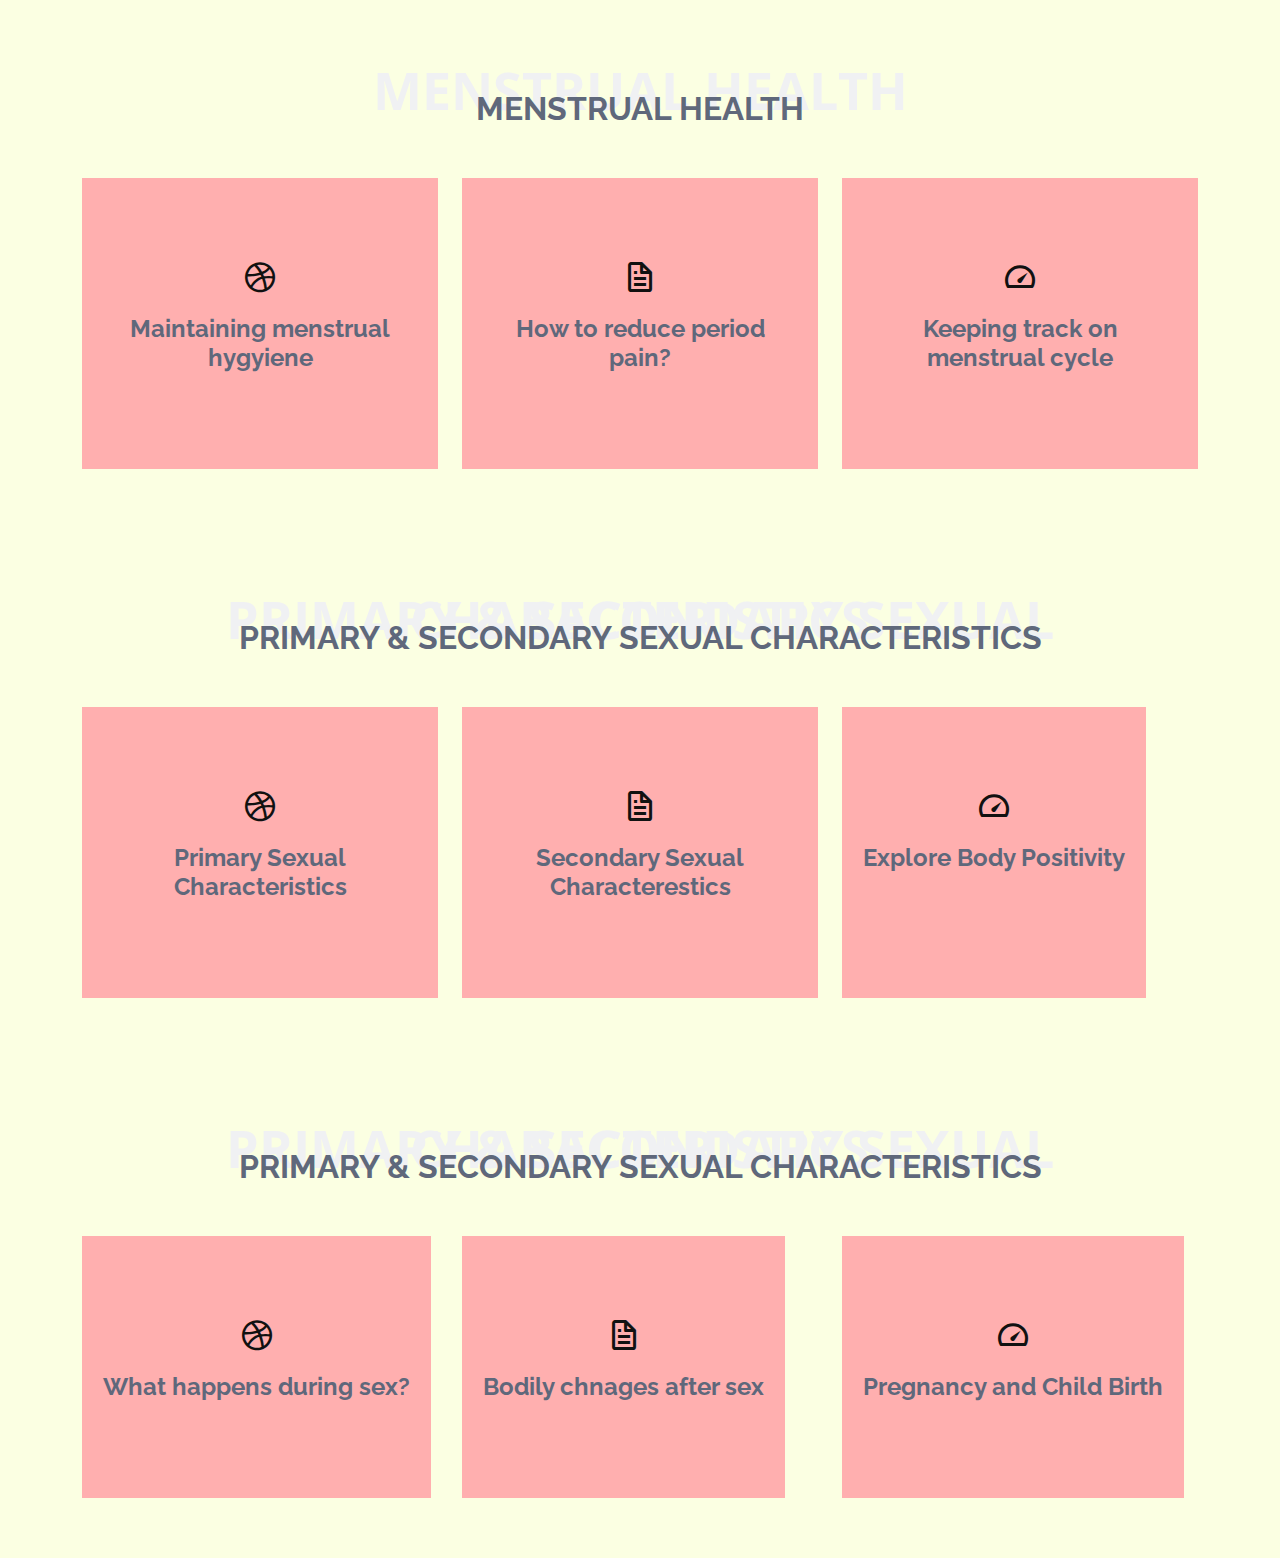
<file: index.html>
<!DOCTYPE html>
<html lang="en">

<head>
  <meta charset="utf-8">
  <meta content="width=device-width, initial-scale=1.0" name="viewport">

  <title>कnya | teens</title>
  <meta content="" name="description">
  <meta content="" name="keywords">

  <!-- Favicons -->
  <link href="assets/img/kanya_favicon.png" rel="icon">
  <link href="assets/img/kanya_favicon.png" rel="apple-touch-icon">

  <!-- Google Fonts -->
  <link href="https://fonts.googleapis.com/css?family=Open+Sans:300,300i,400,400i,600,600i,700,700i|Raleway:300,300i,400,400i,500,500i,600,600i,700,700i|Poppins:300,300i,400,400i,500,500i,600,600i,700,700i" rel="stylesheet">

  <!-- Vendor CSS Files -->
  <link href="assets/vendor/bootstrap/css/bootstrap.min.css" rel="stylesheet">
  <link href="assets/vendor/bootstrap-icons/bootstrap-icons.css" rel="stylesheet">
  <link href="assets/vendor/boxicons/css/boxicons.min.css" rel="stylesheet">
  <link href="assets/vendor/glightbox/css/glightbox.min.css" rel="stylesheet">
  <link href="assets/vendor/swiper/swiper-bundle.min.css" rel="stylesheet">

  <!-- Template Main CSS File -->
  <link href="assets/css/style.css" rel="stylesheet">

</head>

<body>




  <main id="main">

    <!-- ======= Services Section ======= -->
    <section id="services" class="services section-bg">
      <div class="container">

        <div class="section-title">
          <span>Menstrual Health</span>
          <h2>Menstrual Health</h2>
       
        </div>

        <div class="row">
          <div class="col-lg-4 col-md-6 d-flex align-items-stretch">
            <div class="icon-box">
              <div class="icon"><i class="bx bxl-dribbble"></i></div>
              <h4><a href="https://youtu.be/qFLElwY-SYE">Maintaining menstrual hygyiene</a></h4>
            </div>
          </div>

          <div class="col-lg-4 col-md-6 d-flex align-items-stretch mt-4 mt-md-0">
            <div class="icon-box">
              <div class="icon"><i class="bx bx-file"></i></div>
              <h4><a href="https://youtu.be/vU3LmEc-hCI">How to reduce period pain?</a></h4>
            </div>
          </div>

          <div class="col-lg-4 col-md-6 d-flex align-items-stretch mt-4 mt-lg-0">
            <div class="icon-box">
              <div class="icon"><i class="bx bx-tachometer"></i></div>
              <h4><a href="https://youtu.be/eJFA5ENqdiA">Keeping track on menstrual cycle</a></h4>

            </div>
          </div>

        </div>

      </div>
    </section><!-- End Services Section -->


    <!-- ======= Services Section ======= -->
    <section id="services" class="services section-bg">
      <div class="container">

        <div class="section-title">
          <span>Primary & Secondary Sexual Characteristics</span>
          <h2>Primary & Secondary Sexual Characteristics</h2>
          
        </div>

        <div class="row">
          <div class="col-lg-4 col-md-6 d-flex align-items-stretch">
            <div class="icon-box">
              <div class="icon"><i class="bx bxl-dribbble"></i></div>
              <h4><a href="https://youtu.be/GXTKXZ3TJaM">Primary Sexual Characteristics</a></h4>
              
            </div>
          </div>

          <div class="col-lg-4 col-md-6 d-flex align-items-stretch mt-4 mt-md-0">
            <div class="icon-box">
              <div class="icon"><i class="bx bx-file"></i></div>
              <h4><a href="https://youtu.be/aREAIE-GyDc">Secondary Sexual Characterestics</a></h4>
              
            </div>
          </div>

          <div class="col-lg-4 col-md-6 d-flex align-items-stretch mt-4 mt-lg-0">
            <div class="icon-box">
              <div class="icon"><i class="bx bx-tachometer"></i></div>
              <h4><a href="https://youtu.be/tKT50GYBjKU">Explore Body Positivity</a></h4>
              
            </div>
          </div>

        </div>

      </div>
    </section><!-- End Services Section -->


    <!-- ======= Services Section ======= -->
    <section id="services" class="services section-bg">
      <div class="container">

        <div class="section-title">
          <span>Primary & Secondary Sexual Characteristics</span>
          <h2>Primary & Secondary Sexual Characteristics</h2>
          
        </div>

        <div class="row">
          <div class="col-lg-4 col-md-6 d-flex align-items-stretch">
            <div class="icon-box">
              <div class="icon"><i class="bx bxl-dribbble"></i></div>
              <h4><a href="https://youtu.be/ww_FFS8yjlc">What happens during sex?</a></h4>
              
            </div>
          </div>

          <div class="col-lg-4 col-md-6 d-flex align-items-stretch mt-4 mt-md-0">
            <div class="icon-box">
              <div class="icon"><i class="bx bx-file"></i></div>
              <h4><a href="https://youtu.be/YPDqA6uWwEE">Bodily chnages after sex</a></h4>
              
            </div>
          </div>

          <div class="col-lg-4 col-md-6 d-flex align-items-stretch mt-4 mt-lg-0">
            <div class="icon-box">
              <div class="icon"><i class="bx bx-tachometer"></i></div>
              <h4><a href="https://youtu.be/dYu-0rOnLpA">Pregnancy and Child Birth</a></h4>
              
            </div>
          </div>

        </div>

      </div>
    </section><!-- End Services Section -->

    

  <a href="#" class="back-to-top d-flex align-items-center justify-content-center"><i class="bi bi-arrow-up-short"></i></a>

  <!-- Vendor JS Files -->
  <script src="assets/vendor/purecounter/purecounter_vanilla.js"></script>
  <script src="assets/vendor/bootstrap/js/bootstrap.bundle.min.js"></script>
  <script src="assets/vendor/glightbox/js/glightbox.min.js"></script>
  <script src="assets/vendor/isotope-layout/isotope.pkgd.min.js"></script>
  <script src="assets/vendor/swiper/swiper-bundle.min.js"></script>
  <script src="assets/vendor/php-email-form/validate.js"></script>

  <!-- Template Main JS File -->
  <script src="assets/js/main.js"></script>

</body>

</html>
</file>
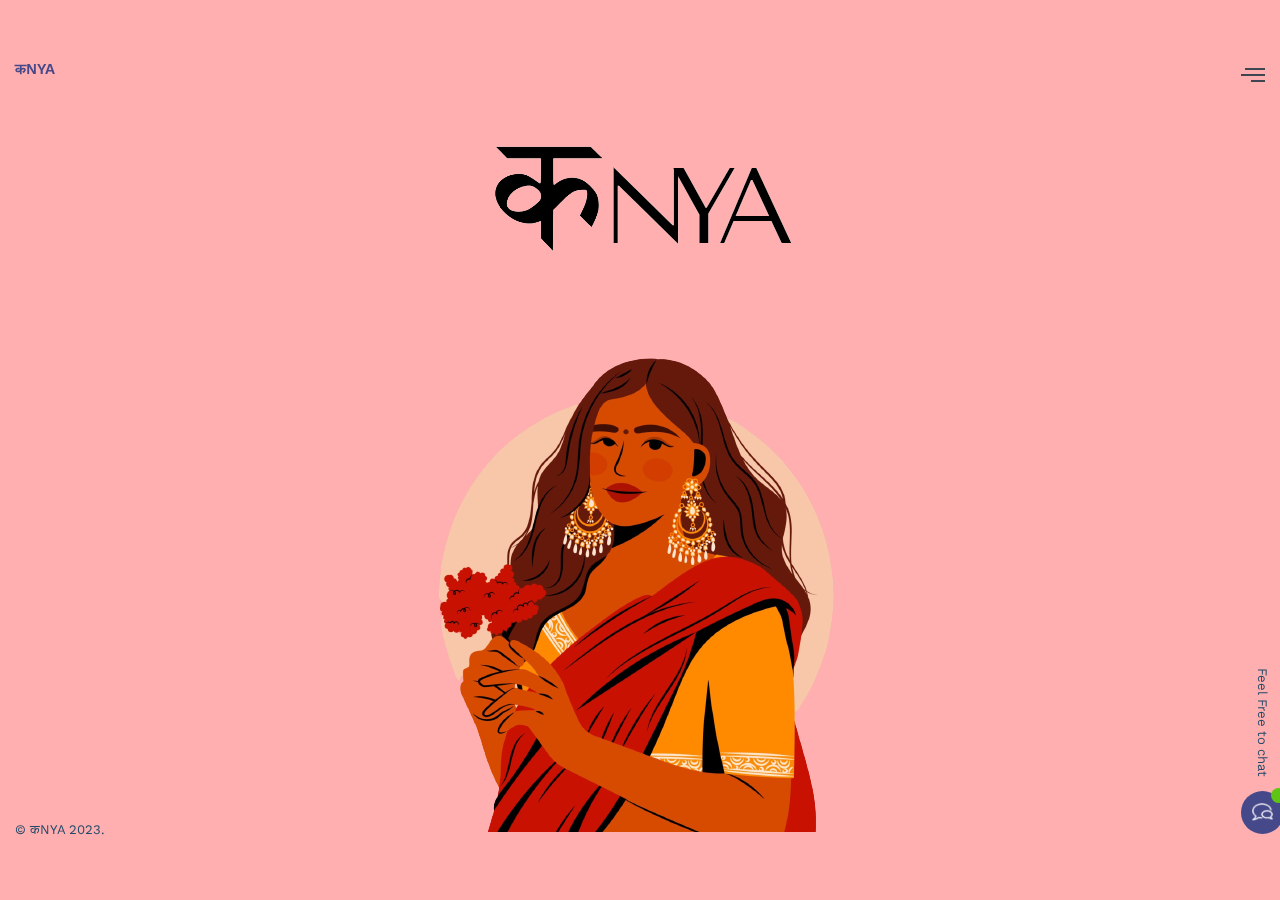
<file: kanya_land-master/index.html>
<!doctype html>
<html lang="en">
  <head>
    <meta charset="utf-8">
    <meta name="viewport" content="width=device-width, initial-scale=1, shrink-to-fit=no, user-scalable=0">
    <meta name="description" content="Kanya Webapplication">
    <meta name="author" content="Team Pentium">

    <link rel="icon" href="img/kanya_favicon.png">
    <title>कnya</title>

    <!-- CSS -->
    <link href="css/bootstrap.min.css" rel="stylesheet">
    <link href="css/jquery.pagepiling.css" rel="stylesheet">
    <link href="css/owl.carousel.min.css" rel="stylesheet">
    <link href="css/owl.theme.default.min.css" rel="stylesheet">
    <link href="css/animate.min.css" rel="stylesheet">

    <!-- Main CSS -->
    <link href="css/style.css" rel="stylesheet">

  </head>

  <body class="body-piling">
    <div class="wrapper">
      <header id="header" class="header">
        <div class="container-fluid">
          <div class="brand">
            <a href="#About" class="brand-name-s">कNYA</span></a>
          </div>

          <button class="nav-toggle-btn a-nav-toggle">
            <span class="hamburger">
              <span class="top-bun"></span>
              <span class="meat"></span>
              <span class="bottom-bun"></span>
            </span>
          </button>

          <div class="hide-menu a-nav-toggle"></div>

          <div class="menu">
            <div class="menu-lang">
              <a href="#" class="menu-lang-item active">Eng.</a>
            </div>

            <div class="menu-main" id="accordion">
              <ul id="menuMain">
                <li data-menuanchor="About" class="active"><a href="#About">HOME</a></li>
                <li data-menuanchor="Services"><a href="#Services">Medical</a></li>
                <li data-menuanchor="Skills"><a href="#Skills">Finance</a></li>
                <li data-menuanchor="Resume"><a href="#Resume">Legal</a></li>
                <li data-menuanchor="Portfolio"><a href="#Portfolio">Pregnancy</a></li>
                <!-- <li data-menuanchor="Awards"><a href="#Awards">Awards</a></li>
                <li data-menuanchor="Testimonials"><a href="#Testimonials">Testimonials</a></li>
                <li data-menuanchor="Clients"><a href="#Clients">Clients</a></li>
                <li data-menuanchor="Contact"><a href="#Contact">Contact</a></li> -->
              </ul>
            </div>

            <!-- <div class="menu-footer">
              <div class="menu-footer-contacts">
                <div class="menu-footer-phone"><a href="tel:+9188888888" class="phone-link">(+91) 888 888 8888</a></div>
                <div class="menu-footer-mail"><a href="mailto:yourmail@gmail.com" class="mail-link">Creativemail@gmail.com</a></div>
              </div>
              <div class="menu-footer-copyright">&copy; Prathamesh 2021. All Rights Reseverd</div>
            </div> -->
            <div class="menu-ornament"></div>
          </div>
        </div>
      </header>


      <div id="content">
        <div class="a-pagepiling full-page" >
          <div class="section pp-scrollable slide slide-about a-slide-typed" data-name="about">
            <div class="slide-container"style="background-color: #FFAFAF;">
              
              <!-- <div class="parallax" id="a-parallax">
                <div c lass="layer shape shape2" data-depth="0.4"><div class="inside animate-element delay4 bounceIn"></div></div>
                <div class="layer shape shape3" data-depth="0.5"><div class="inside animate-element delay5 bounceIn"></div></div>
                <div class="layer shape shape4" data-depth="0.7"><div class="inside animate-element delay4 bounceIn"></div></div>
                <div class="layer shape shape5" data-depth="0.9"><div class="inside animate-element delay5 bounceIn"></div></div>
                <div class="layer shape shape6" data-depth="0.2"><div class="inside animate-element delay6 bounceIn"></div></div>
                <div class="layer shape shape7" data-depth="0.3"><div class="inside animate-element delay3 bounceIn"></div></div>
                <div class="layer shape shape8" data-depth="0.5"><div class="inside animate-element delay8 bounceIn"></div></div>
                <div class="layer shape shape9" data-depth="0.5"><div class="inside animate-element delay9 bounceIn"></div></div>
                <div class="layer shape shape10" data-depth="0.2"><div class="inside animate-element delay7 bounceIn"></div></div>
                <div class="layer shape shape11" data-depth="0.3"><div class="inside animate-element delay8 bounceIn"></div></div>
                <div class="layer shape shape12" data-depth="0.2"><div class="inside animate-element delay9 bounceIn"></div></div>
                <div class="layer shape shape13" data-depth="0.2"><div class="inside animate-element delay10 bounceIn"></div></div>
                <div class="layer shape shape14" data-depth="0.2"><div class="inside animate-element delay11 bounceIn"></div></div>
                <div class="layer shape shape15" data-depth="0.2"><div class="inside animate-element delay12 bounceIn"></div></div>
                <div class="layer shape shape16" data-depth="0.1"><div class="inside animate-element delay13 bounceIn"></div></div>
                <div class="layer shape shape1" data-depth="0.6"><div class="inside animate-element delay4 bounceIn"></div></div>
              </div> -->
              <div class="container">
                <div class="row justify-content-center text-center">
                  <div class="col-lg-8 row gy-4 justify-content-center">
                    <div class="animate-element delay5 fadeInUp ">
                      <!-- <div class="title-mini text-primary">About me</div> -->
                      <span class="text-typed a-typed a-typed-about" data-text=""></span>
                    </div>
                    <div class="slide-descr animate-element delay7 fadeInUp"><img src="img/KANYA HERO.png" alt=""></div>
                    <div class="slide-photo slide-photo-about">
                      
                      <div class="inside"><img src="img/slide1.png" alt="" /></div>
                    </div>                          
                  </div>
                </div>


              </div>
            </div>
          </div>

          <!-- <div class="section pp-scrollable slide slide-services  slide-services a-slide-typed" data-name="services">
            <div class="slide-container">
              
              <div class="container">
                <div class="row align-items-center">
                  <div class="col-md-5">
                    <div class="animate-element delay5 fadeInUp">
                      <div class="title-mini text-primary">my services</div>
                      <h2 class="slide-title font-custom"><span class="text-typed a-typed a-typed-services" data-text="Build your brand"></span> and<br /> grow your business.</h2>
                    </div>
                    <div class="slide-descr animate-element delay7 fadeInUp">Whether you are working on a new startup or have an existing product, I'd love the opportunity to help you and your team <strong>solve your most challenging</strong> problems.</div>

                    <nav class="service-list animate-element delay9 fadeInUp">
                      <ul class="">
                        <li class="primary-link"><a href="#">UX & UI Design</a></li>
                        <li class="primary-link"><a href="#">Branding Design</a></li>
                        <li class="primary-link"><a href="#">Mobile App Design</a></li>
                        <li class="primary-link"><a href="#">Art & Illustration</a></li>
                        <li class="primary-link"><a href="#">3D Modeling & Motion</a></li>
                      </ul>
                    </nav>
                  </div>
                  <div class="col-md-1"></div>
                  <div class="col-md-6">
                    <div class="slide-photo slide-photo-services">
                      <div class="inside"><img src="img/slide2.png" alt="" /></div>
                      <div class="image-card card2-1 animate-element delay8 fadeInRight">
                        <div class="image-card-body"><div class="inside"><img src="img/card2-1.png" alt="" /></div></div>
                      </div>
                      <div class="image-card card2-2 animate-element delay9 fadeInUp">
                        <div class="image-card-body"><div class="inside"><img src="img/card2-2.png" alt="" /></div></div>
                      </div>
                      <div class="image-card card2-3 animate-element delay10 fadeInUp">
                        <div class="image-card-body"><div class="inside"><img src="img/card2-3.png" alt="" /></div></div>
                      </div>
                      <div class="image-card image-card-dark card2-4 animate-element delay11 fadeInRight">
                        <div class="image-card-body"><div class="inside"><img src="img/card2-4.png" alt="" /></div></div>
                      </div>
                    </div>
                  </div>
                </div>
              </div>
            </div>
          </div> -->

          <!-- <div class="section pp-scrollable slide slide-skills a-slide-typed" data-name="skills">
            <div class="slide-container">
              
              <div class="container">
                <div class="row align-items-center flex-row-reverse">
                  <div class="col-md-5">
                    <div class="animate-element delay5 fadeInUp">
                      <div class="title-mini text-primary">my featured skills</div>
                      <h2 class="slide-title font-custom">I’m using <span class="text-typed a-typed a-typed-skills" data-text="top leading"></span><br /> design methods.</h2>
                    </div>
                    <div class="slide-descr animate-element delay7 fadeInUp">I specialize in helping early stage startups validate their riskiest assumptions using <strong>leading design methods</strong>.</div>

                    <div class="bar-list a-progressbar animate-element delay9 fadeInUp">
                      <div class="bar-item">
                        <div class="row">
                          <div class="col bar-item-title">Mobile Design</div>
                          <div class="col-auto text-right bar-item-value">80%</div>
                        </div>
                        <div class="progress">
                          <div class="progress-bar" role="progressbar" aria-valuenow="80" aria-valuemin="0" aria-valuemax="100"></div>
                        </div>
                      </div>
                      <div class="bar-item">
                        <div class="row">
                          <div class="col bar-item-title">3D Modeling</div>
                          <div class="col-auto text-right bar-item-value">100%</div>
                        </div>
                        <div class="progress">
                          <div class="progress-bar" role="progressbar" aria-valuenow="100" aria-valuemin="0" aria-valuemax="100"></div>
                        </div>
                      </div>
                      <div class="bar-item">
                        <div class="row">
                          <div class="col bar-item-title">Illustration</div>
                          <div class="col-auto text-right bar-item-value">80%</div>
                        </div>
                        <div class="progress">
                          <div class="progress-bar" role="progressbar" aria-valuenow="80" aria-valuemin="0" aria-valuemax="100"></div>
                        </div>
                      </div>
                      <div class="bar-item">
                        <div class="row">
                          <div class="col bar-item-title">Typography</div>
                          <div class="col-auto text-right bar-item-value">90%</div>
                        </div>
                        <div class="progress">
                          <div class="progress-bar" role="progressbar" aria-valuenow="90" aria-valuemin="0" aria-valuemax="100"></div>
                        </div>
                      </div>
                    </div>
                  </div>
                  <div class="col-md-1"></div>
                  <div class="col-md-6">
                    <div class="slide-photo">
                      <div class="image-card card3-1 animate-element delay8 zoomIn">
                        <div class="image-card-body"><div class="inside"><img src="img/slide3.png" alt="" /></div></div>
                      </div>
                      <div class="image-card card3-2 image-card-dark animate-element delay12 fadeInUp">
                        <div class="image-card-body"><div class="inside"><img src="img/card3-2.png" alt="" /></div></div>
                      </div>
                      <div class="image-card card3-3 animate-element delay9 fadeInUp">
                        <div class="image-card-body"><div class="inside"><img src="img/card3-3.png" alt="" /></div></div>
                      </div>
                      <div class="image-card card3-4 animate-element delay13 fadeInLeft">
                        <div class="image-card-body"><div class="inside"><img src="img/card3-4.png" alt="" /></div></div>
                      </div>
                    </div>
                  </div>
                </div>
              </div>
            </div>
          </div> -->

          <div class="section pp-scrollable slide slide-resume ">
            <div class="slide-container">
              
              <div class="container">
                <div class="row">
                  <div class="col-md-1"></div>
                  <div class="col-md-4">
                    <div class="slide-photo slide-photo-education">
                      <!-- <div class="slide-photo-bg-rounded photo-bg-education animate-element delay5 bounceIn"> -->
                        <!-- <div class="inside"><div class="education-image"><img src="img/slide4-1.png" alt="" /></div></div> -->
                      </div>
                    </div>
                    <div class="animate-element delay9 fadeInUp">
                      <h2 class="slide-title font-custom slide-title-margin-md"></h2>
                      <div class="vacancy-item">
                        
                      </div>
                      <div class="vacancy-item">
                        
                      </div>
                    </div>
                  </div>
                  <div class="col-md-2"></div>
                  <div class="col-md-4">
                    <div class="slide-photo slide-photo-experience">
                      <!-- <div class="slide-photo-bg-rounded photo-bg-experience animate-element delay7 bounceIn"> -->
                        <!-- <div class="inside"><div class="experience-image"><img src="img/slide4-2.png" alt="" /></div></div> -->
                      </div>
                    </div>
                    <div class="animate-element delay11 fadeInUp">
                      <h2 class="slide-title font-custom slide-title-margin-md"></h2>
                      <div class="vacancy-item">
                        
                      </div>
                      <div class="vacancy-item">
                        
                      </div>
                    </div>
                    <div class="slide-photo slide-photo-about">
                      
                      <div class="inside" dat><img src="img/slide2.png" alt="" /></div>
                    </div>
                  </div>
                </div>
              </div>
            </div>
          </div>

          

          <div class="section pp-scrollable slide slide-contacts a-slide-typed" data-name="contacts">
            <div class="slide-container">
              
              <div class="contact-ornament"></div>
              <div class="container">
                <div class="row justify-content-center text-center">
                  <div class="col-lg-8">
                    <div class="animate-element delay5 fadeInUp">
                      <div class="title-mini text-primary">contact me</div>
                      <h1 class="slide-title font-custom">Are you ready to <span class="text-typed a-typed a-typed-contacts" data-text="work together?"></span></h1>
                    </div>
                    <div class="slide-descr animate-element delay7 fadeInUp">I’m always interested in hearing about new projects and opportunities.<br /> You can <strong>tell me about the problems</strong> you are trying to solve. I'd love to listen and see if there's anything I can do to help you.</div>
                    <div class="slide-btn animate-element delay9 fadeInUp"><a href="#" class="btn btn-dark" data-toggle="modal" data-target="#request">submit a request</a></div>
                  </div>
                </div>
                <div class="row align-items-center text-center contacts animate-element delay11 fadeInUp">
                  <div class="col-md-4">
                    <div class="contact-item contact-item-phone"><a href="tel:+9188888888" class="phone-link">(+91) 888 888 8888</a></div>
                  </div>
                  <div class="col-md-4">
                    <div class="contact-item"><a href="mailto:yourmail@gmail.com" class="mail-link">Creativemail@gmail.com</a></div>
                  </div>
                  <div class="col-md-4">
                    <div class="contact-item">5 Blue Spring St. Jupiter, FL 33458</div>
                  </div>
                </div>
              </div>
            </div>
          </div>
        </div>
      </div>


      <footer id="footer" class="footer">
        <div class="container-fluid">
          <div class="copyright">© कNYA 2023.</div>
          <div class="footer-social">
            <!-- <ul class="social">
              <li><a href="#"><i class="icon-behance"></i></a></li>
              <li><a href="#"><i class="icon-dribbble"></i></a></li>
              <li><a href="#"><i class="icon-linkedin"></i></a></li>
            </ul> -->
            <div class="chat">
              <div class="chat-title">Feel Free to chat</div>
              <a href="#" class="chat-btn has-new"><i class="icon-chat"></i></a>
            </div>
          </div>
        </div>
      </footer>


      


    </div>


    <div class="modal fade" id="request" tabindex="-1" role="dialog" aria-hidden="true">
      <div class="modal-dialog modal-dialog-centered" role="document">
        <div class="modal-content">
          <div class="modal-body">
            <button type="button" class="close" data-dismiss="modal" aria-label="Close">
              <span aria-hidden="true">&times;</span>
            </button>
            <form class="a-form" novalidate="novalidate">
              <div class="row">
                <div class="form-group col-sm-6">
                  <input type="text" class="form-control" name="name" required="" placeholder="Name*" aria-required="true">
                </div>
                <div class="form-group col-sm-6">
                  <input type="email" class="form-control" required="" name="email" placeholder="Email*">
                </div>
                <div class="form-group col-sm-12">
                  <input type="text" class="form-control" name="subject" placeholder="Subject (Optinal)">
                </div>
                <div class="form-group col-sm-12">
                  <textarea name="message" class="form-control" required="" placeholder="Message*"></textarea>
                </div>
                <div class="form-group form-group-message col-sm-12">
                  <span id="success" class="text-primary">Thank You, your message is successfully sent!</span>
                  <span id="error" class="text-primary">Sorry, something went wrong </span>
                </div>
                <div class="col-sm-12 text-center"><button type="submit" class="btn btn-dark">Contact me</button></div>
              </div>
            </form>
          </div>
        </div>
      </div>
    </div>


    <script src="https://code.jquery.com/jquery-1.12.4.min.js"></script>
    <script>window.jQuery || document.write('<script src="js/jquery.min.js"><\/script>')</script>
    <script src="js/smoothscroll.js"></script>
    <script src="js/popper.min.js"></script>
    <script src="js/bootstrap.min.js"></script>
    <script src="js/owl.carousel.min.js"></script>
    <script src="js/jquery.pagepiling.min.js"></script>
    <script src="js/jquery.viewport.js"></script>
    <script src="js/jquery.countdown.min.js"></script>
    <script src="js/typed.min.js"></script>
    <script src="js/parallax.min.js"></script>
    <script src="js/jquery.validate.min.js"></script>
    <script src="js/script.js"></script>

  </body>
</html>
</file>
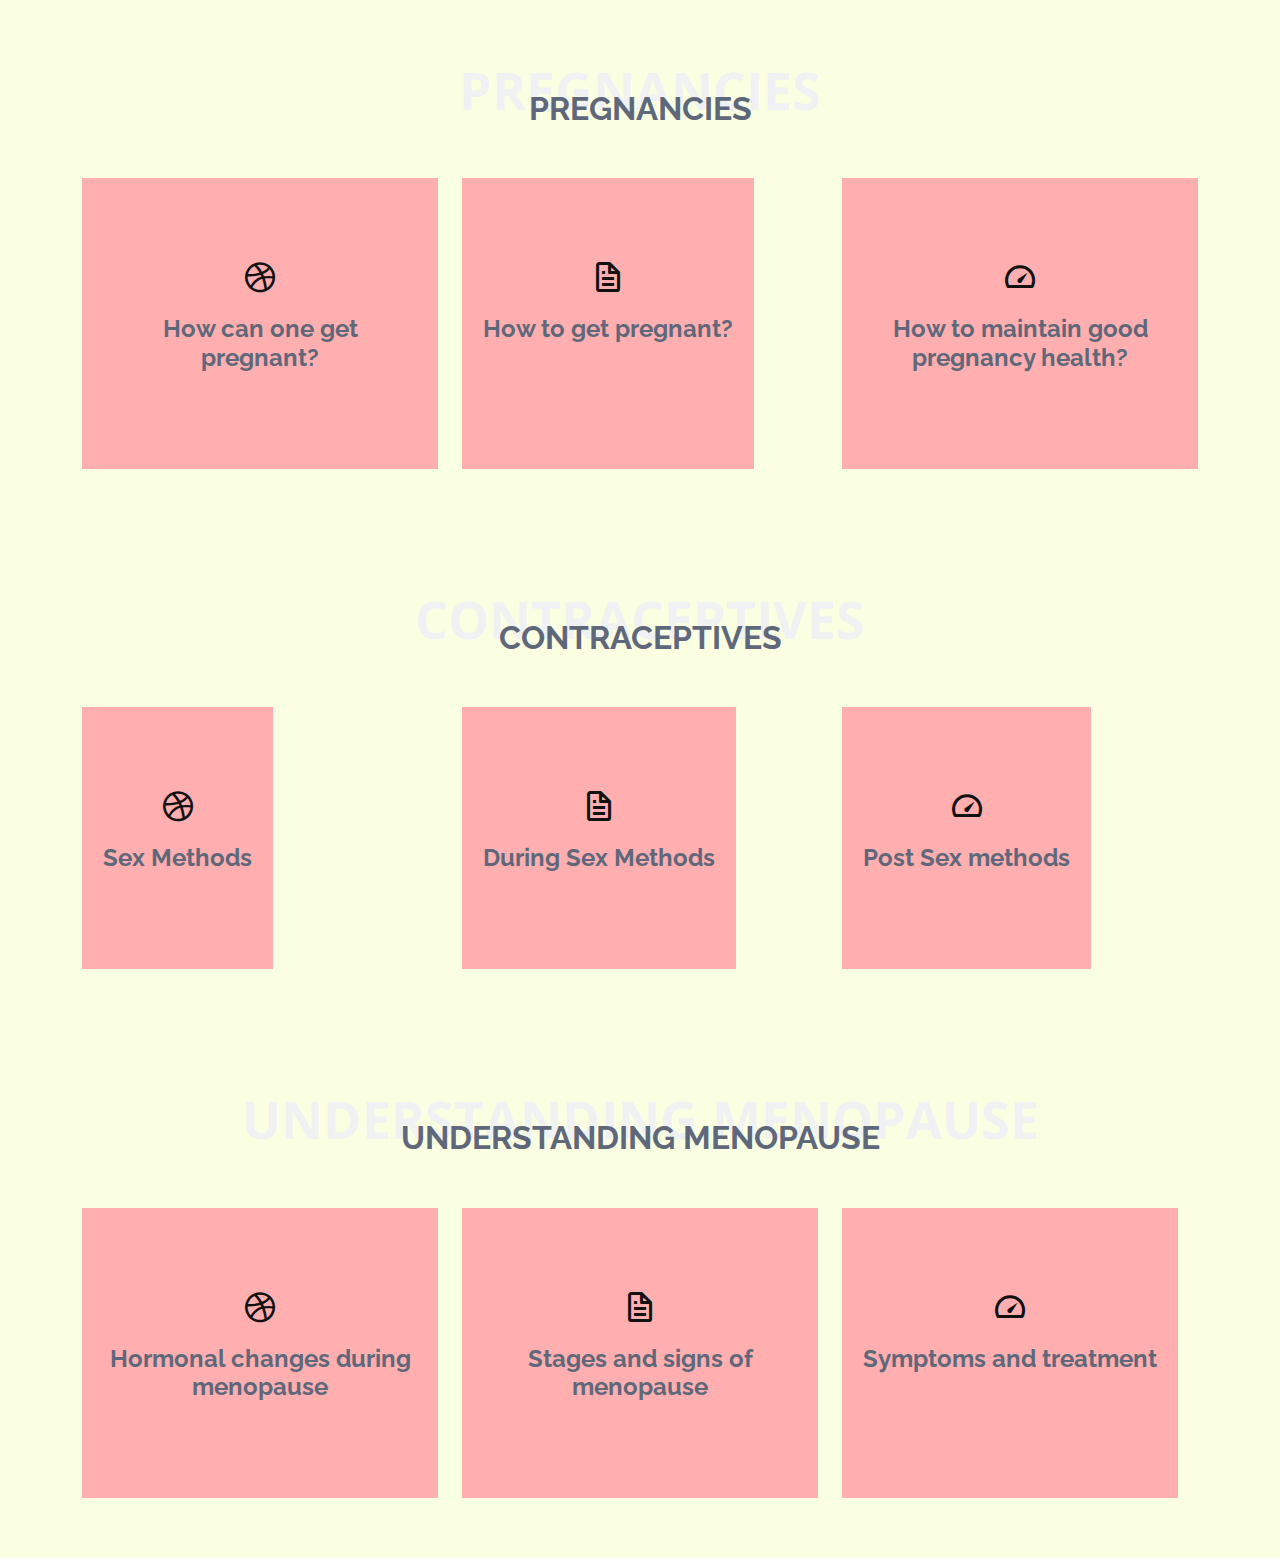
<file: old_adult.github.io-main/index.html>
<!DOCTYPE html>
<html lang="en">

<head>
  <meta charset="utf-8">
  <meta content="width=device-width, initial-scale=1.0" name="viewport">

  <title>कnya | teens</title>
  <meta content="" name="description">
  <meta content="" name="keywords">

  <!-- Favicons -->
  <link href="assets/img/kanya_favicon.png" rel="icon">
  <link href="assets/img/kanya_favicon.png" rel="apple-touch-icon">

  <!-- Google Fonts -->
  <link href="https://fonts.googleapis.com/css?family=Open+Sans:300,300i,400,400i,600,600i,700,700i|Raleway:300,300i,400,400i,500,500i,600,600i,700,700i|Poppins:300,300i,400,400i,500,500i,600,600i,700,700i" rel="stylesheet">

  <!-- Vendor CSS Files -->
  <link href="assets/vendor/bootstrap/css/bootstrap.min.css" rel="stylesheet">
  <link href="assets/vendor/bootstrap-icons/bootstrap-icons.css" rel="stylesheet">
  <link href="assets/vendor/boxicons/css/boxicons.min.css" rel="stylesheet">
  <link href="assets/vendor/glightbox/css/glightbox.min.css" rel="stylesheet">
  <link href="assets/vendor/swiper/swiper-bundle.min.css" rel="stylesheet">

  <!-- Template Main CSS File -->
  <link href="assets/css/style.css" rel="stylesheet">

</head>

<body>




  <main id="main">

    <!-- ======= Services Section ======= -->
    <section id="services" class="services section-bg">
      <div class="container">

        <div class="section-title">
          <span>Pregnancies</span>
          <h2>Pregnancies</h2>
       
        </div>

        <div class="row">
          <div class="col-lg-4 col-md-6 d-flex align-items-stretch">
            <div class="icon-box">
              <div class="icon"><i class="bx bxl-dribbble"></i></div>
              <h4><a href="https://youtu.be/qFLElwY-SYE">How can one get pregnant?</a></h4>
            </div>
          </div>

          <div class="col-lg-4 col-md-6 d-flex align-items-stretch mt-4 mt-md-0">
            <div class="icon-box">
              <div class="icon"><i class="bx bx-file"></i></div>
              <h4><a href="https://youtu.be/vU3LmEc-hCI">How to get pregnant?</a></h4>
            </div>
          </div>

          <div class="col-lg-4 col-md-6 d-flex align-items-stretch mt-4 mt-lg-0">
            <div class="icon-box">
              <div class="icon"><i class="bx bx-tachometer"></i></div>
              <h4><a href="https://youtu.be/eJFA5ENqdiA">How to maintain good pregnancy health?</a></h4>

            </div>
          </div>

        </div>

      </div>
    </section><!-- End Services Section -->


    <!-- ======= Services Section ======= -->
    <section id="services" class="services section-bg">
      <div class="container">

        <div class="section-title">
          <span>Contraceptives</span>
          <h2>Contraceptives</h2>
          
        </div>

        <div class="row">
          <div class="col-lg-4 col-md-6 d-flex align-items-stretch">
            <div class="icon-box">
              <div class="icon"><i class="bx bxl-dribbble"></i></div>
              <h4><a href="https://youtu.be/GXTKXZ3TJaM">Sex Methods</a></h4>
              
            </div>
          </div>

          <div class="col-lg-4 col-md-6 d-flex align-items-stretch mt-4 mt-md-0">
            <div class="icon-box">
              <div class="icon"><i class="bx bx-file"></i></div>
              <h4><a href="https://youtu.be/aREAIE-GyDc">During Sex Methods</a></h4>
              
            </div>
          </div>

          <div class="col-lg-4 col-md-6 d-flex align-items-stretch mt-4 mt-lg-0">
            <div class="icon-box">
              <div class="icon"><i class="bx bx-tachometer"></i></div>
              <h4><a href="https://youtu.be/tKT50GYBjKU">Post Sex methods</a></h4>
              
            </div>
          </div>

        </div>

      </div>
    </section><!-- End Services Section -->


    <!-- ======= Services Section ======= -->
    <section id="services" class="services section-bg">
      <div class="container">

        <div class="section-title">
          <span>Understanding Menopause</span>
          <h2>Understanding Menopause</h2>
          
        </div>

        <div class="row">
          <div class="col-lg-4 col-md-6 d-flex align-items-stretch">
            <div class="icon-box">
              <div class="icon"><i class="bx bxl-dribbble"></i></div>
              <h4><a href="https://youtu.be/ww_FFS8yjlc">Hormonal changes during menopause</a></h4>
              
            </div>
          </div>

          <div class="col-lg-4 col-md-6 d-flex align-items-stretch mt-4 mt-md-0">
            <div class="icon-box">
              <div class="icon"><i class="bx bx-file"></i></div>
              <h4><a href="https://youtu.be/YPDqA6uWwEE">Stages and signs of menopause</a></h4>
              
            </div>
          </div>

          <div class="col-lg-4 col-md-6 d-flex align-items-stretch mt-4 mt-lg-0">
            <div class="icon-box">
              <div class="icon"><i class="bx bx-tachometer"></i></div>
              <h4><a href="https://youtu.be/dYu-0rOnLpA">Symptoms and treatment</a></h4>
              
            </div>
          </div>

        </div>

      </div>
    </section><!-- End Services Section -->

    

  <a href="#" class="back-to-top d-flex align-items-center justify-content-center"><i class="bi bi-arrow-up-short"></i></a>

  <!-- Vendor JS Files -->
  <script src="assets/vendor/purecounter/purecounter_vanilla.js"></script>
  <script src="assets/vendor/bootstrap/js/bootstrap.bundle.min.js"></script>
  <script src="assets/vendor/glightbox/js/glightbox.min.js"></script>
  <script src="assets/vendor/isotope-layout/isotope.pkgd.min.js"></script>
  <script src="assets/vendor/swiper/swiper-bundle.min.js"></script>
  <script src="assets/vendor/php-email-form/validate.js"></script>

  <!-- Template Main JS File -->
  <script src="assets/js/main.js"></script>

</body>

</html>
</file>
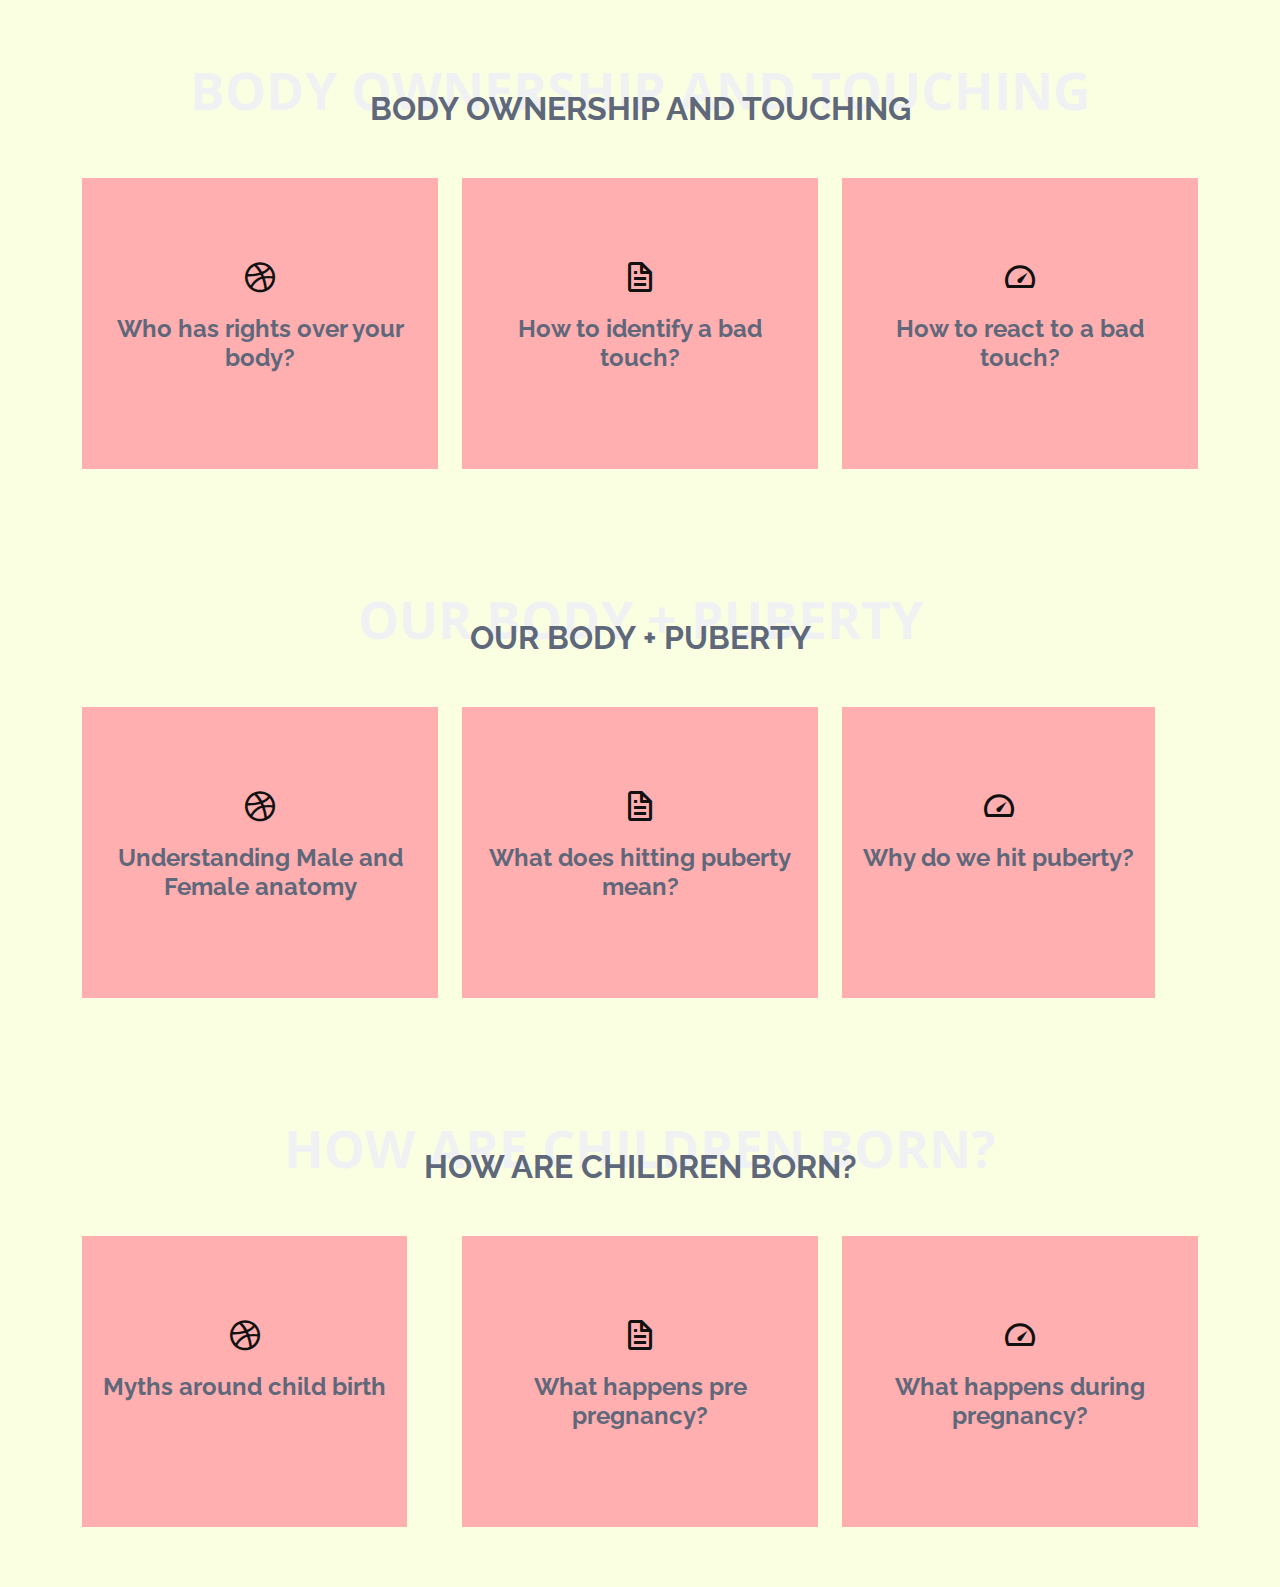
<file: pre-teens.github.io-master/index.html>
<!DOCTYPE html>
<html lang="en">

<head>
  <meta charset="utf-8">
  <meta content="width=device-width, initial-scale=1.0" name="viewport">

  <title>कnya | pre-teens</title>
  <meta content="" name="description">
  <meta content="" name="keywords">

  <!-- Favicons -->
  <link href="assets/img/kanya_favicon.png" rel="icon">
  <link href="assets/img/kanya_favicon.png" rel="apple-touch-icon">

  <!-- Google Fonts -->
  <link href="https://fonts.googleapis.com/css?family=Open+Sans:300,300i,400,400i,600,600i,700,700i|Raleway:300,300i,400,400i,500,500i,600,600i,700,700i|Poppins:300,300i,400,400i,500,500i,600,600i,700,700i" rel="stylesheet">

  <!-- Vendor CSS Files -->
  <link href="assets/vendor/bootstrap/css/bootstrap.min.css" rel="stylesheet">
  <link href="assets/vendor/bootstrap-icons/bootstrap-icons.css" rel="stylesheet">
  <link href="assets/vendor/boxicons/css/boxicons.min.css" rel="stylesheet">
  <link href="assets/vendor/glightbox/css/glightbox.min.css" rel="stylesheet">
  <link href="assets/vendor/swiper/swiper-bundle.min.css" rel="stylesheet">

  <!-- Template Main CSS File -->
  <link href="assets/css/style.css" rel="stylesheet">

</head>

<body>




  <main id="main">

    <!-- ======= Services Section ======= -->
    <section id="services" class="services section-bg">
      <div class="container">

        <div class="section-title">
          <span>Body ownership and Touching</span>
          <h2>Body ownership and Touching</h2>
       
        </div>

        <div class="row">
          <div class="col-lg-4 col-md-6 d-flex align-items-stretch">
            <div class="icon-box">
              <div class="icon"><i class="bx bxl-dribbble"></i></div>
              <h4><a href="https://youtu.be/2K4MR26yoRc">Who has rights over your body?</a></h4>
            </div>
          </div>

          <div class="col-lg-4 col-md-6 d-flex align-items-stretch mt-4 mt-md-0">
            <div class="icon-box">
              <div class="icon"><i class="bx bx-file"></i></div>
              <h4><a href="https://youtu.be/DyklpT-uo_w">How to identify a bad touch?</a></h4>
            </div>
          </div>

          <div class="col-lg-4 col-md-6 d-flex align-items-stretch mt-4 mt-lg-0">
            <div class="icon-box">
              <div class="icon"><i class="bx bx-tachometer"></i></div>
              <h4><a href="https://www.nytimes.com/guides/working-womans-handbook/what-to-do-if-youre-being-sexually-harrassed">How to react to a bad touch?</a></h4>

            </div>
          </div>

        </div>

      </div>
    </section><!-- End Services Section -->


    <!-- ======= Services Section ======= -->
    <section id="services" class="services section-bg">
      <div class="container">

        <div class="section-title">
          <span>Our Body + Puberty</span>
          <h2>Our Body + Puberty</h2>
          
        </div>

        <div class="row">
          <div class="col-lg-4 col-md-6 d-flex align-items-stretch">
            <div class="icon-box">
              <div class="icon"><i class="bx bxl-dribbble"></i></div>
              <h4><a href="https://youtu.be/5eHvZ2gyR1">Understanding Male and Female anatomy</a></h4>
              
            </div>
          </div>

          <div class="col-lg-4 col-md-6 d-flex align-items-stretch mt-4 mt-md-0">
            <div class="icon-box">
              <div class="icon"><i class="bx bx-file"></i></div>
              <h4><a href="https://youtu.be/YSi1cDPftbA">What does hitting puberty mean?</a></h4>
              
            </div>
          </div>

          <div class="col-lg-4 col-md-6 d-flex align-items-stretch mt-4 mt-lg-0">
            <div class="icon-box">
              <div class="icon"><i class="bx bx-tachometer"></i></div>
              <h4><a href="https://youtu.be/d0sK5JeTla0">Why do we hit puberty?</a></h4>
              
            </div>
          </div>

        </div>

      </div>
    </section><!-- End Services Section -->


    <!-- ======= Services Section ======= -->
    <section id="services" class="services section-bg">
      <div class="container">

        <div class="section-title">
          <span>How are children born?</span>
          <h2>How are children born?</h2>
          
        </div>

        <div class="row">
          <div class="col-lg-4 col-md-6 d-flex align-items-stretch">
            <div class="icon-box">
              <div class="icon"><i class="bx bxl-dribbble"></i></div>
              <h4><a href="https://youtu.be/5UKgiki0wl4">Myths around child birth</a></h4>
              
            </div>
          </div>

          <div class="col-lg-4 col-md-6 d-flex align-items-stretch mt-4 mt-md-0">
            <div class="icon-box">
              <div class="icon"><i class="bx bx-file"></i></div>
              <h4><a href="https://youtu.be/4XMYmt4qLkc">What happens pre pregnancy?</a></h4>
              
            </div>
          </div>

          <div class="col-lg-4 col-md-6 d-flex align-items-stretch mt-4 mt-lg-0">
            <div class="icon-box">
              <div class="icon"><i class="bx bx-tachometer"></i></div>
              <h4><a href="https://youtu.be/F_ssj7-8rYg">What happens during pregnancy?</a></h4>
              
            </div>
          </div>

        </div>

      </div>
    </section><!-- End Services Section -->

    

  <a href="#" class="back-to-top d-flex align-items-center justify-content-center"><i class="bi bi-arrow-up-short"></i></a>

  <!-- Vendor JS Files -->
  <script src="assets/vendor/purecounter/purecounter_vanilla.js"></script>
  <script src="assets/vendor/bootstrap/js/bootstrap.bundle.min.js"></script>
  <script src="assets/vendor/glightbox/js/glightbox.min.js"></script>
  <script src="assets/vendor/isotope-layout/isotope.pkgd.min.js"></script>
  <script src="assets/vendor/swiper/swiper-bundle.min.js"></script>
  <script src="assets/vendor/php-email-form/validate.js"></script>

  <!-- Template Main JS File -->
  <script src="assets/js/main.js"></script>

</body>

</html>
</file>
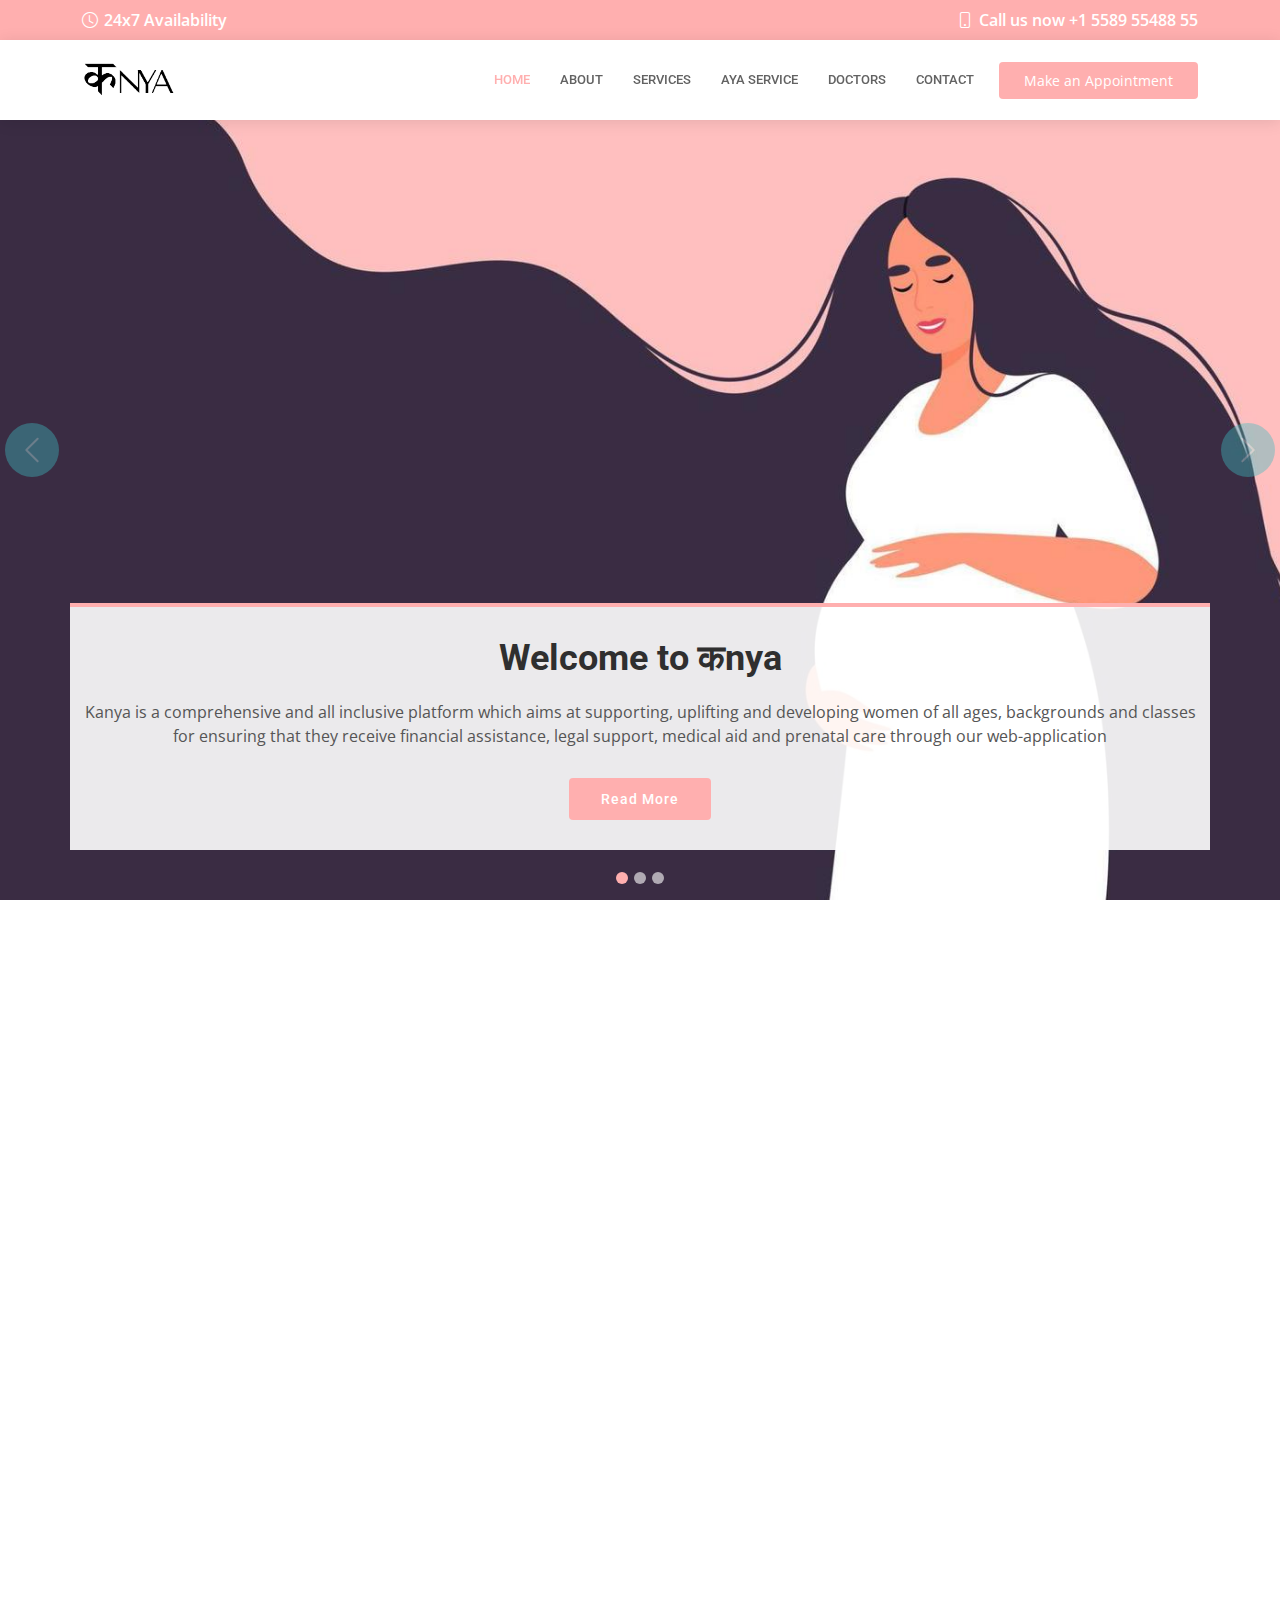
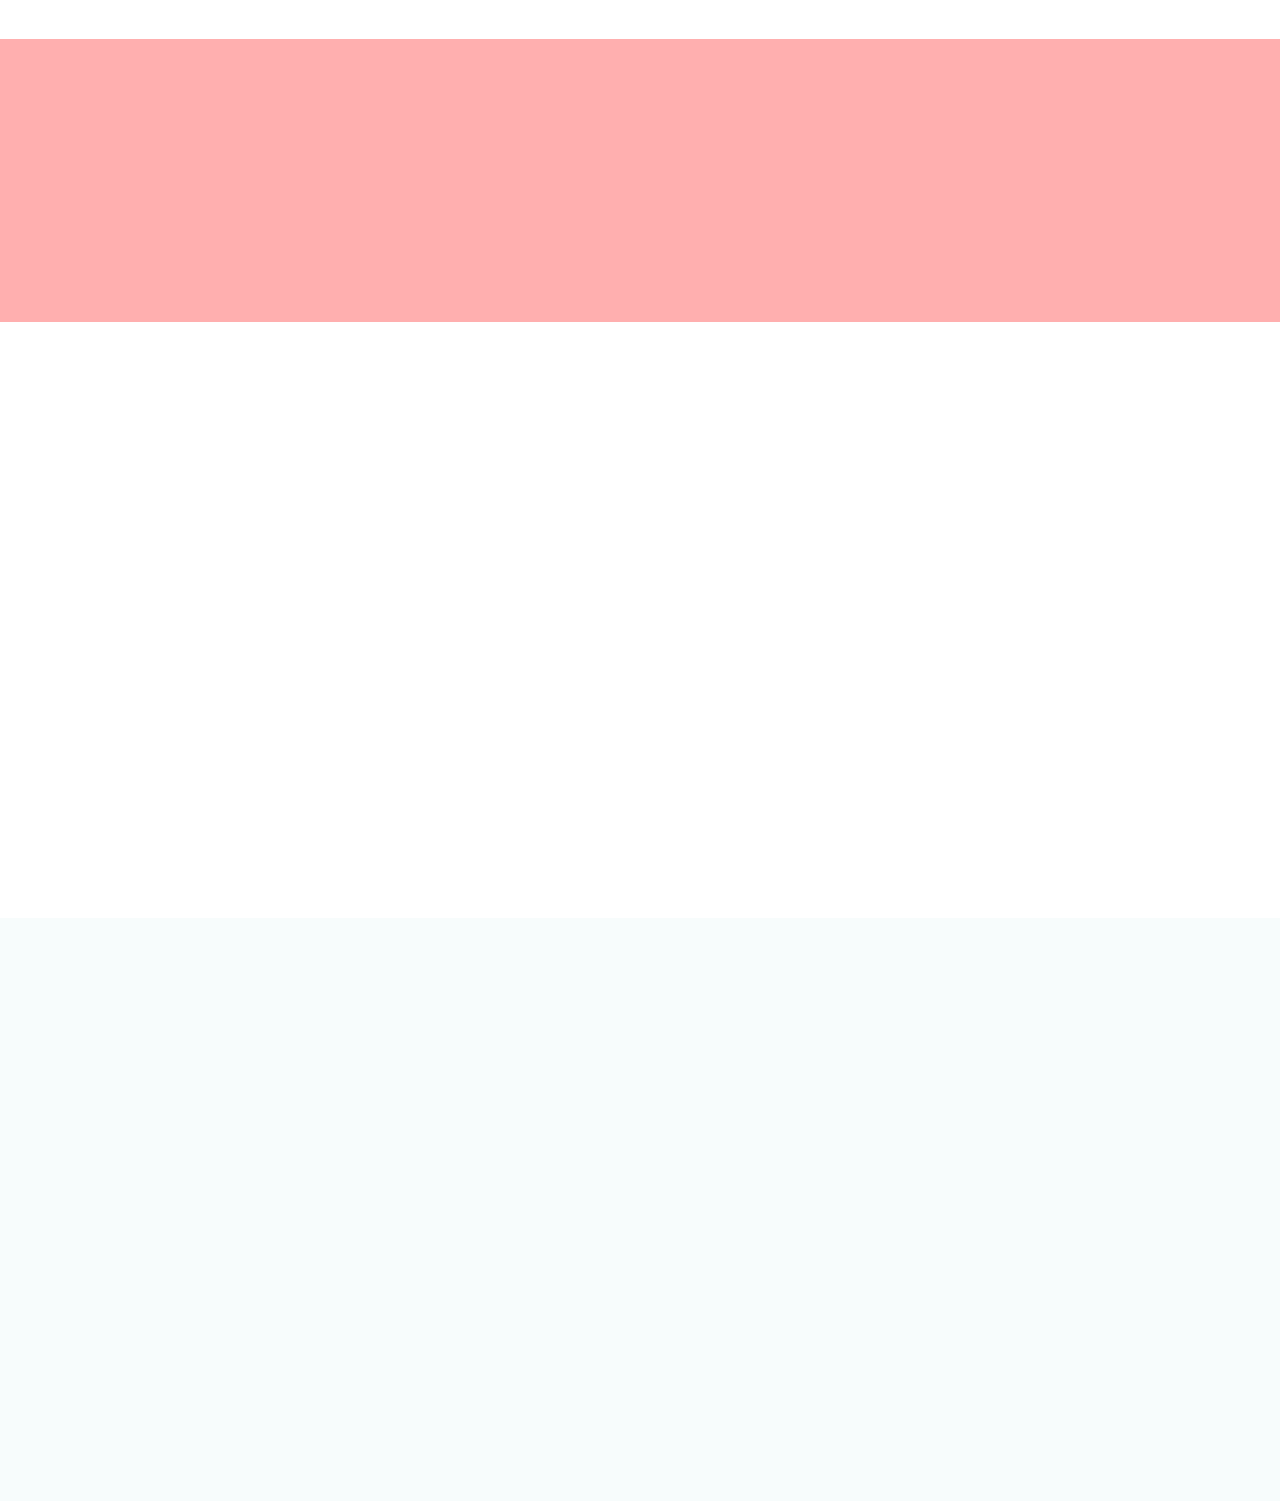
<file: pregnancy.github.io-master/index.html>
<!DOCTYPE html>
<html lang="en">

<head>
  <meta charset="utf-8">
  <meta content="width=device-width, initial-scale=1.0" name="viewport">

  <title>कnya | pregnancy portal</title>
  <meta content="" name="description">
  <meta content="" name="keywords">

  <!-- Favicons -->
  <link href="assets/img/kanya_favicon.png" rel="icon">
  <link href="assets/img/kanya_favicon.png" rel="apple-touch-icon">

  <!-- Google Fonts -->
  <link href="https://fonts.googleapis.com/css?family=Open+Sans:300,300i,400,400i,600,600i,700,700i|Roboto:300,300i,400,400i,500,500i,600,600i,700,700i|Poppins:300,300i,400,400i,500,500i,600,600i,700,700i" rel="stylesheet">

  <!-- Vendor CSS Files -->
  <link href="assets/vendor/fontawesome-free/css/all.min.css" rel="stylesheet">
  <link href="assets/vendor/animate.css/animate.min.css" rel="stylesheet">
  <link href="assets/vendor/aos/aos.css" rel="stylesheet">
  <link href="assets/vendor/bootstrap/css/bootstrap.min.css" rel="stylesheet">
  <link href="assets/vendor/bootstrap-icons/bootstrap-icons.css" rel="stylesheet">
  <link href="assets/vendor/boxicons/css/boxicons.min.css" rel="stylesheet">
  <link href="assets/vendor/glightbox/css/glightbox.min.css" rel="stylesheet">
  <link href="assets/vendor/swiper/swiper-bundle.min.css" rel="stylesheet">

  <!-- Template Main CSS File -->
  <link href="assets/css/style.css" rel="stylesheet">
  
</head>

<body>

  <!-- ======= Top Bar ======= -->
  <div id="topbar" class="d-flex align-items-center fixed-top">
    <div class="container d-flex align-items-center justify-content-center justify-content-md-between">
      <div class="align-items-center d-none d-md-flex">
        <i class="bi bi-clock"></i>24x7 Availability
      </div>
      <div class="d-flex align-items-center">
        <i class="bi bi-phone"></i> Call us now +1 5589 55488 55
      </div>
    </div>
  </div>

  <!-- ======= Header ======= -->
  <header id="header" class="fixed-top">
    <div class="container d-flex align-items-center">

      <a href="index.html" class="logo me-auto"><img src="assets/img/kanya_trans_logo.png" alt=""></a>
      <!-- Uncomment below if you prefer to use an image logo -->
      <!-- <h1 class="logo me-auto"><a href="index.html">Medicio</a></h1> -->

      <nav id="navbar" class="navbar order-last order-lg-0">
        <ul>
          <li><a class="nav-link scrollto " href="#hero">Home</a></li>
          <li><a class="nav-link scrollto" href="#about">About</a></li>
          <li><a class="nav-link scrollto" href="#services">Services</a></li>
          <li><a class="nav-link scrollto" href="#departments">Aya Service</a></li>
          <li><a class="nav-link scrollto" href="#doctors">Doctors</a></li>
          <li><a class="nav-link scrollto" href="#contact">Contact</a></li>
        </ul>
        <i class="bi bi-list mobile-nav-toggle"></i>
      </nav><!-- .navbar -->

      <a href="#appointment" class="appointment-btn scrollto"><span class="d-none d-md-inline">Make an</span> Appointment</a>

    </div>
  </header><!-- End Header -->

  <!-- ======= Hero Section ======= -->
  <section id="hero">
    <div id="heroCarousel" data-bs-interval="5000" class="carousel slide carousel-fade" data-bs-ride="carousel">

      <ol class="carousel-indicators" id="hero-carousel-indicators"></ol>

      <div class="carousel-inner" role="listbox">

        <!-- Slide 1 -->
        <div class="carousel-item active" style="background-image: url(assets/img/happy-pregnant.jpg)">
          <div class="container">
            <h2>Welcome to <span>कnya</span></h2>
            <p>Kanya is a comprehensive and all inclusive platform which aims at supporting, uplifting and developing women of all ages, backgrounds and classes for ensuring that they receive  financial assistance, legal support, medical aid and prenatal care through our web-application</p>
            <a href="#about" class="btn-get-started scrollto">Read More</a>
          </div>
        </div>

        <!-- Slide 2 -->
        <div class="carousel-item" style="background-image: url(assets/img/happy-pregnant.jpg)">
          <div class="container">
            <h2>Pregnancy Support</h2>
            <p>We provide full support during pregnancy like running tests and booking hospitals.</p>
            <a href="#about" class="btn-get-started scrollto">Read More</a>
          </div>
        </div>

        <!-- Slide 3 -->
        <div class="carousel-item" style="background-image: url(assets/img/happy-pregnant.jpg)">
          <div class="container">
            <h2>Post Pregnancy Care</h2>
            <p>We provide services even after the baby delivery until you recover.</p>
            <a href="#about" class="btn-get-started scrollto">Read More</a>
          </div>
        </div>

      </div>

      <a class="carousel-control-prev" href="#heroCarousel" role="button" data-bs-slide="prev">
        <span class="carousel-control-prev-icon bi bi-chevron-left" aria-hidden="true"></span>
      </a>

      <a class="carousel-control-next" href="#heroCarousel" role="button" data-bs-slide="next">
        <span class="carousel-control-next-icon bi bi-chevron-right" aria-hidden="true"></span>
      </a>

    </div>
  </section><!-- End Hero -->

  <main id="main">


    <!-- ======= About Us Section ======= -->
    <section id="about" class="about">
      <div class="container" data-aos="fade-up">

        <div class="section-title">
          <h2>About Us</h2>
          <p>Prenatal care is the healthcare provided to women during pregnancy to ensure the health and well-being of the mother and baby. Prenatal care is essential for the early detection and treatment of any health problems that may arise during pregnancy, as well as to promote healthy pregnancy outcomes.</p>
        </div>

        <div class="row">
          <div class="col-lg-6" data-aos="fade-right">
            <img src="assets/img/about.jpg" class="img-fluid" alt="">
          </div>
          <div class="col-lg-6 pt-4 pt-lg-0 content" data-aos="fade-left">
            <h3>Complete female healthcare, that's what we are.</h3>
            <p class="fst-italic">
              We at Kanya provide regular check-ups with a healthcare provider, such as an obstetrician or midwife, who will monitor the mother's health and the growth and development of the fetus. 
              We also offer  tests and screenings to detect any potential health problems, provide advice on healthy lifestyle habits, and answer any questions the mother may have about pregnancy and childbirth.
            </p>
            <ul>
              <li><i class="bi bi-check-circle"></i> All ages</li>
              <li><i class="bi bi-check-circle"></i> Before as well as after pregnancy.</li>
              <li><i class="bi bi-check-circle"></i> All round care.</li>
            <p>
              We have nursing services as well which play an essential role in providing care for pregnant women, both during and after pregnancy
              Access to prenatal care is critical for ensuring a healthy pregnancy and reducing the risk of complications or adverse outcomes.      
            </p>
          </div>
        </div>

      </div>
    </section><!-- End About Us Section -->

    <!-- ======= Cta Section ======= -->
    <section id="cta" class="cta">
      <div class="container" data-aos="zoom-in">

        <div class="text-center">
          <h3>In an emergency? Need help now?</h3>
          <p>No need to fear being alone and helpless during pregnancy. With our web-app you always have someeone with you to look after you and care for you.</p>
          <a class="cta-btn scrollto" href="#appointment">Contact us now!!</a>
        </div>

      </div>
    </section><!-- End Cta Section -->


    <!-- ======= Services Section ======= -->
    <section id="services" class="services services">
      <div class="container" data-aos="fade-up">

        <div class="section-title">
          <h2>Services</h2>
          <p>Choose the service you need among the many services we offer.</p>

        <div class="row">
          <div class="col-lg-4 col-md-6 icon-box" data-aos="zoom-in" data-aos-delay="100">
            <div class="icon"><i class="fas fa-heartbeat"></i></div>
            <h4 class="title"><a href="">IVF Loaction</a></h4>
            
          </div>
          <div class="col-lg-4 col-md-6 icon-box" data-aos="zoom-in" data-aos-delay="200">
            <div class="icon"><i class="fas fa-pills"></i></div>
            <h4 class="title"><a href="">Lab Testing</a></h4>
            
          </div>
          <div class="col-lg-4 col-md-6 icon-box" data-aos="zoom-in" data-aos-delay="300">
            <div class="icon"><i class="fas fa-hospital-user"></i></div>
            <h4 class="title"><a href="">Aya Booking</a></h4>
            
          </div>
          <div class="col-lg-4 col-md-6 icon-box" data-aos="zoom-in" data-aos-delay="100">
            <div class="icon"><i class="fas fa-dna"></i></div>
            <h4 class="title"><a href="">Hospital Reservation</a></h4>
            
          </div>
          <div class="col-lg-4 col-md-6 icon-box" data-aos="zoom-in" data-aos-delay="200">
            <div class="icon"><i class="fas fa-wheelchair"></i></div>
            <h4 class="title"><a href="">Check Up</a></h4>
            
          </div>
          <div class="col-lg-4 col-md-6 icon-box" data-aos="zoom-in" data-aos-delay="300">
            <div class="icon"><i class="fas fa-notes-medical"></i></div>
            <h4 class="title"><a href="">Delivery Date Tracking</a></h4>
            
          </div>
        </div>

      </div>
    </section><!-- End Services Section -->

    <!-- ======= Appointment Section ======= -->
    <section id="appointment" class="appointment section-bg">
      <div class="container" data-aos="fade-up">

        <div class="section-title">
          <h2>Make an Appointment</h2>
          <p>CHoose your preferences and book you slot now.</p>
        </div>

        <form action="forms/appointment.php" method="post" role="form" class="php-email-form" data-aos="fade-up" data-aos-delay="100">
          <div class="row">
            <div class="col-md-4 form-group">
              <input type="text" name="name" class="form-control" id="name" placeholder="Your Name" required>
            </div>
            <div class="col-md-4 form-group mt-3 mt-md-0">
              <input type="email" class="form-control" name="email" id="email" placeholder="Your Email" required>
            </div>
            <div class="col-md-4 form-group mt-3 mt-md-0">
              <input type="tel" class="form-control" name="phone" id="phone" placeholder="Your Phone" required>
            </div>
          </div>
          <div class="row">
            <div class="col-md-4 form-group mt-3">
              <input type="datetime" name="date" class="form-control datepicker" id="date" placeholder="Appointment Date" required>
            </div>
            <div class="col-md-4 form-group mt-3">
              <select name="department" id="department" class="form-select">
                <option value="">Select Department</option>
                <option value="Department 1">Department 1</option>
                <option value="Department 2">Department 2</option>
                <option value="Department 3">Department 3</option>
              </select>
            </div>
            <div class="col-md-4 form-group mt-3">
              <select name="doctor" id="doctor" class="form-select">
                <option value="">Select Doctor</option>
                <option value="Doctor 1">Doctor 1</option>
                <option value="Doctor 2">Doctor 2</option>
                <option value="Doctor 3">Doctor 3</option>
              </select>
            </div>
          </div>

          <div class="form-group mt-3">
            <textarea class="form-control" name="message" rows="5" placeholder="Message (Optional)"></textarea>
          </div>
          <div class="my-3">
            <div class="loading">Loading</div>
            <div class="error-message"></div>
            <div class="sent-message">Your appointment request has been sent successfully. Thank you!</div>
          </div>
          <div class="text-center"><button type="submit">Make an Appointment</button></div>
        </form>

      </div>
    </section><!-- End Appointment Section -->


  </main><!-- End #main -->

  <div id="preloader"></div>
  <a href="#" class="back-to-top d-flex align-items-center justify-content-center"><i class="bi bi-arrow-up-short"></i></a>

  <!-- Vendor JS Files -->
  <script src="assets/vendor/purecounter/purecounter_vanilla.js"></script>
  <script src="assets/vendor/aos/aos.js"></script>
  <script src="assets/vendor/bootstrap/js/bootstrap.bundle.min.js"></script>
  <script src="assets/vendor/glightbox/js/glightbox.min.js"></script>
  <script src="assets/vendor/swiper/swiper-bundle.min.js"></script>
  <script src="assets/vendor/php-email-form/validate.js"></script>

  <!-- Template Main JS File -->
  <script src="assets/js/main.js"></script>

</body>

</html>
</file>
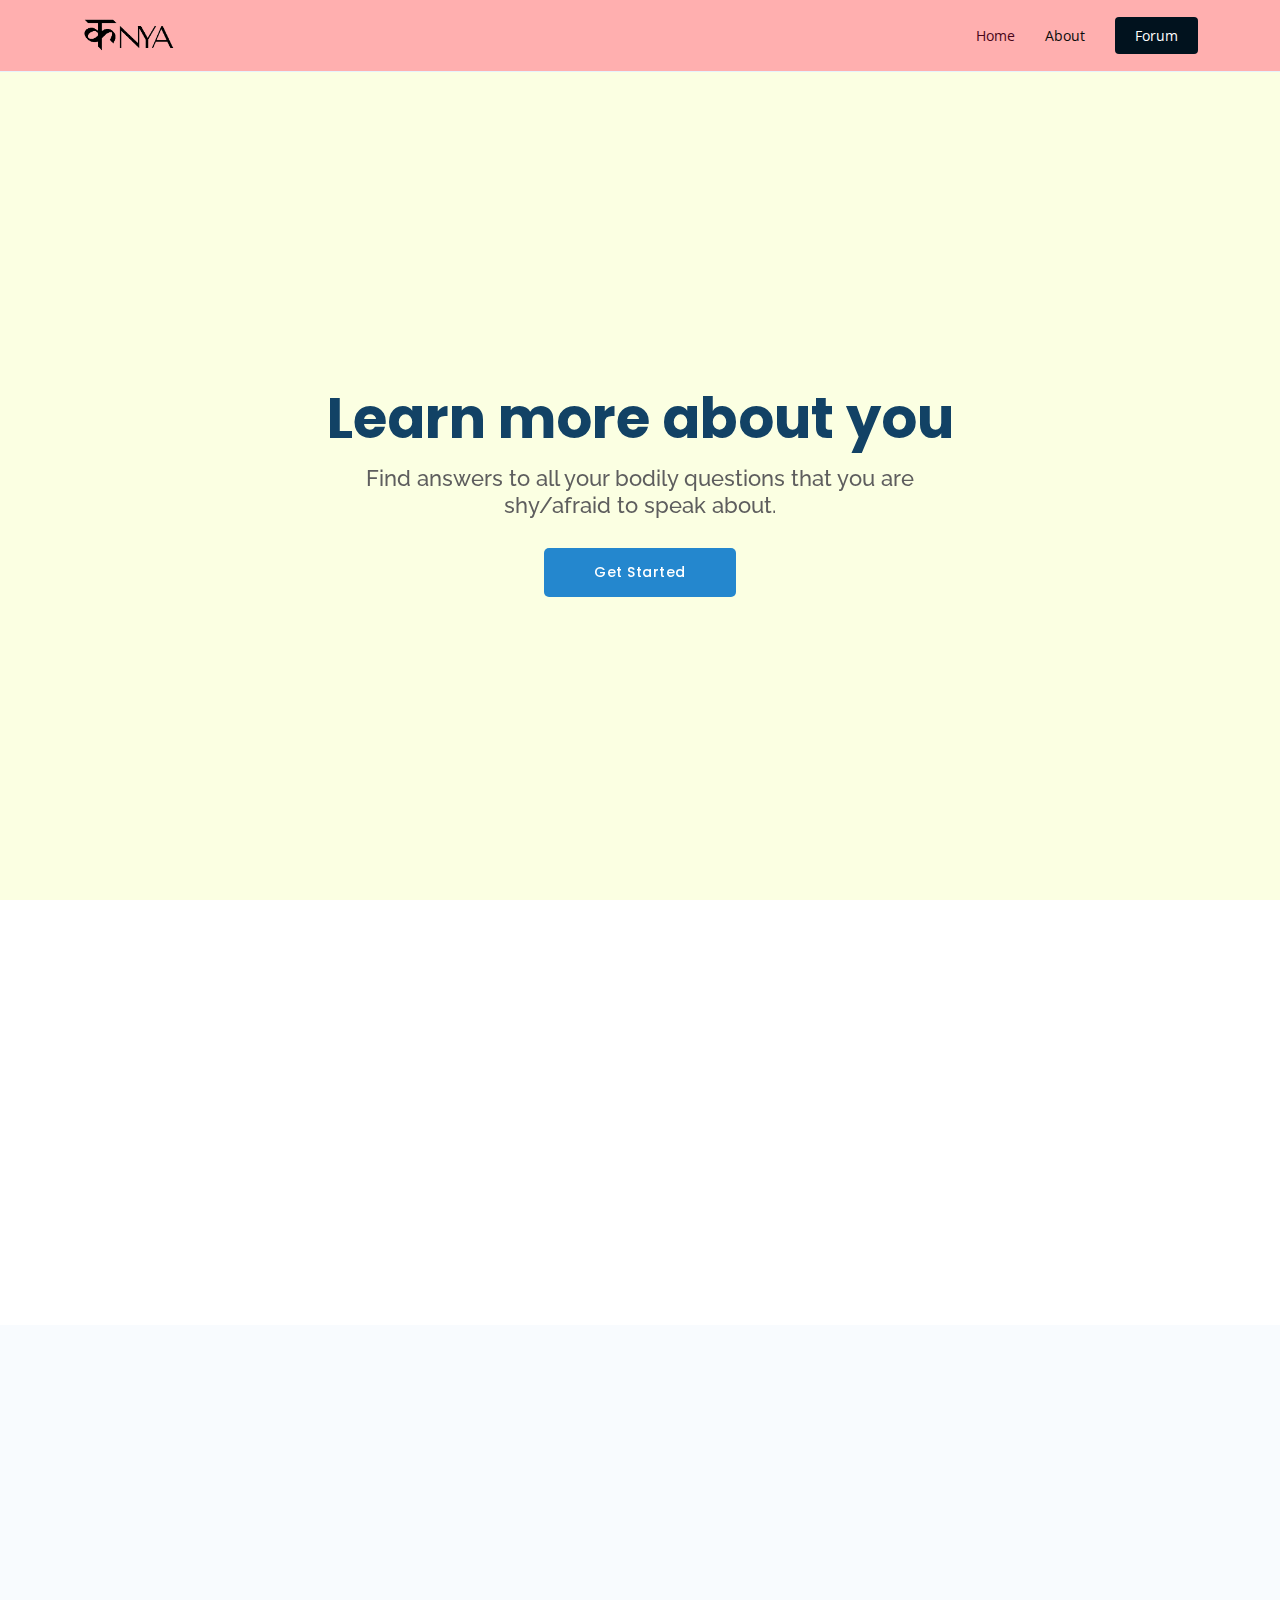
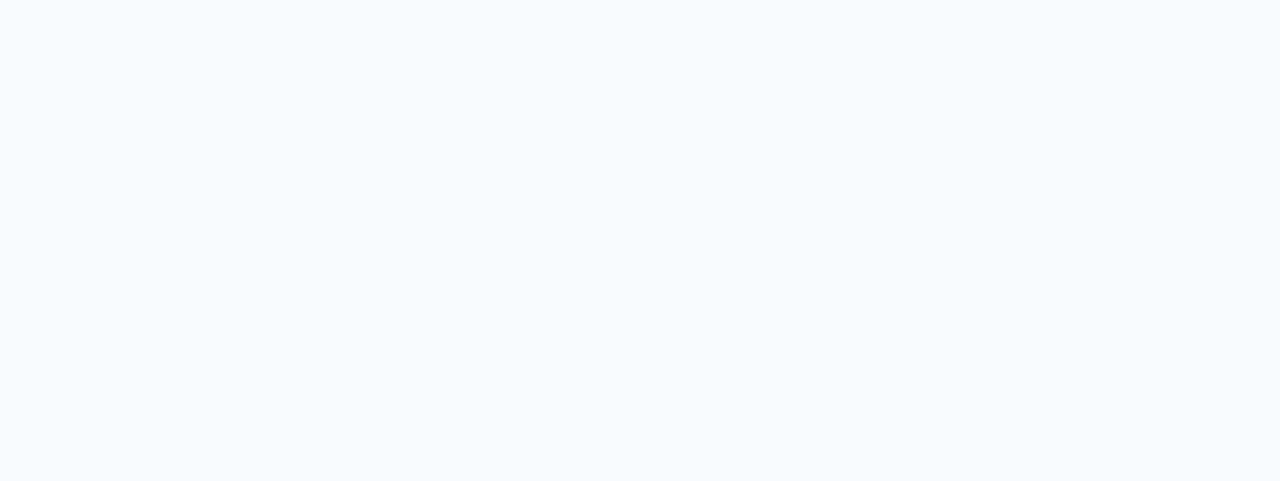
<file: sexedify.github.io-main/index.html>
<!DOCTYPE html>
<html lang="en">

<head>
  <meta charset="utf-8">
  <meta content="width=device-width, initial-scale=1.0" name="viewport">

  <title>कnya | </title>
  <meta content="" name="description">
  <meta content="" name="keywords">

  <!-- Favicons -->
  <link href="assets/img/kanya_favicon.png" rel="icon">
  <link href="assets/img/kanya_favicon.png" rel="apple-touch-icon">

  <!-- Google Fonts -->
  <link href="https://fonts.googleapis.com/css?family=Open+Sans:300,300i,400,400i,600,600i,700,700i|Raleway:300,300i,400,400i,500,500i,600,600i,700,700i|Poppins:300,300i,400,400i,500,500i,600,600i,700,700i" rel="stylesheet">

  <!-- Vendor CSS Files -->
  <link href="assets/vendor/aos/aos.css" rel="stylesheet">
  <link href="assets/vendor/bootstrap/css/bootstrap.min.css" rel="stylesheet">
  <link href="assets/vendor/bootstrap-icons/bootstrap-icons.css" rel="stylesheet">
  <link href="assets/vendor/boxicons/css/boxicons.min.css" rel="stylesheet">
  <link href="assets/vendor/glightbox/css/glightbox.min.css" rel="stylesheet">
  <link href="assets/vendor/remixicon/remixicon.css" rel="stylesheet">
  <link href="assets/vendor/swiper/swiper-bundle.min.css" rel="stylesheet">

  <!-- Template Main CSS File -->
  <link href="assets/css/style.css" rel="stylesheet">

</head>

<body>

  <!-- ======= Header ======= -->
  <header id="header" class="fixed-top">
    <div class="container d-flex align-items-center justify-content-between">


      <a href="index.html" class="logo"><img src="assets/img/kanya_trans_logo.png" alt="" class="img-fluid"></a>

      <nav id="navbar" class="navbar">
        <ul>
          <li><a class="nav-link scrollto active" href="#hero">Home</a></li>
          <li><a class="nav-link scrollto" href="#about">About</a></li>
          <li><a class="getstarted scrollto" href="#about">Forum</a></li>
        </ul>
        <i class="bi bi-list mobile-nav-toggle"></i>
      </nav><!-- .navbar -->

    </div>
  </header><!-- End Header -->

  <!-- ======= Hero Section ======= -->
  <section id="hero" class="d-flex align-items-center">
    <div class="container position-relative" data-aos="fade-up" data-aos-delay="100">
      <div class="row justify-content-center">
        <div class="col-xl-7 col-lg-9 text-center">
          <h1>Learn more about you</h1>
          <h2>Find answers to all your bodily questions that you are shy/afraid to speak about.</h2>
        </div>
      </div>
      <div class="text-center">
        <a href="#about" class="btn-get-started scrollto">Get Started</a>
      </div>

      <!-- <div class="row icon-boxes">
        <div class="col-md-6 col-lg-3 d-flex align-items-stretch mb-5 mb-lg-0" data-aos="zoom-in" data-aos-delay="200">
          <div class="icon-box">
            <div class="icon"><i class="ri-stack-line"></i></div>
            <h4 class="title"><a href="">Pre-Teen</a></h4>
            <p class="description">Voluptatum deleniti atque corrupti quos dolores et quas molestias excepturi</p>
          </div>
        </div>

        <div class="col-md-6 col-lg-3 d-flex align-items-stretch mb-5 mb-lg-0" data-aos="zoom-in" data-aos-delay="300">
          <div class="icon-box">
            <div class="icon"><i class="ri-palette-line"></i></div>
            <h4 class="title"><a href="">Sed ut perspiciatis</a></h4>
            <p class="description">Duis aute irure dolor in reprehenderit in voluptate velit esse cillum dolore</p>
          </div>
        </div>

        <div class="col-md-6 col-lg-3 d-flex align-items-stretch mb-5 mb-lg-0" data-aos="zoom-in" data-aos-delay="400">
          <div class="icon-box">
            <div class="icon"><i class="ri-command-line"></i></div>
            <h4 class="title"><a href="">Magni Dolores</a></h4>
            <p class="description">Excepteur sint occaecat cupidatat non proident, sunt in culpa qui officia</p>
          </div>
        </div>

        <div class="col-md-6 col-lg-3 d-flex align-items-stretch mb-5 mb-lg-0" data-aos="zoom-in" data-aos-delay="500">
          <div class="icon-box">
            <div class="icon"><i class="ri-fingerprint-line"></i></div>
            <h4 class="title"><a href="">Nemo Enim</a></h4>
            <p class="description">At vero eos et accusamus et iusto odio dignissimos ducimus qui blanditiis</p>
          </div>
        </div> -->

      </div>
    </div>
  </section><!-- End Hero -->

  <main id="main">

    <!-- ======= About Section ======= -->
    <section id="about" class="about">
      <div class="container" data-aos="fade-up">

        <div class="section-title">
          <h2>About Us</h2>
          <p></p>
        </div>

        <div class="row content">
          <!--div class="col-lg-6">
            <p>
              Lorem ipsum dolor sit amet, consectetur adipiscing elit, sed do eiusmod tempor incididunt ut labore et dolore
              magna aliqua.
            </p>
            <ul>
              <li><i class="ri-check-double-line"></i> Ullamco laboris nisi ut aliquip ex ea commodo consequat</li>
              <li><i class="ri-check-double-line"></i> Duis aute irure dolor in reprehenderit in voluptate velit</li>
              <li><i class="ri-check-double-line"></i> Ullamco laboris nisi ut aliquip ex ea commodo consequat</li>
            </ul>
          </!--div-->
          <div class="pt-4 pt-lg-0" >
            <p style="text-align: center">
              Kanya is an all-in-one portal to deciphering your own body, unraveling the mysteries of sexuality, and revealing what society hasn't talked about in years. The body is where all energy and power reside. Therefore, understanding the complexity of human anatomy and how to care for and preserve it is of great importance. Our website supports each other in this learning process and builds this community to improve individual skills on various topics (menstrual health, birth control, body ownership, LGBTQ, etc.) through quizzes, modules and KanyaBot In conservative countries, if parents or educational institutions are uncomfortable teaching their children, our portal acts as the perfect medium and voila - problem solved!
              <br><a href="#https://amaze.org/" class="btn-learn-more" style="margin-top: 15px;">Learn More</a>
            </p>
            
          </div>
        </div>

      </div>
    </section><!-- End About Section -->
    <!-- ======= Team Section ======= -->
    <section id="team" class="team section-bg">
      <div class="container" data-aos="fade-up">
        <div class="section-title">
          <h2>Which age group do you belong to?</h2>
        </div>
        <div class="row">
          <div class="col-lg-3 col-md-6 d-flex align-items-stretch" data-aos="fade-up" data-aos-delay="100">
            <div class="member">
              <div class="member-img">
                <img src="assets/img/team/peeten.jpg" class="img-fluid" alt="">
                <div class="social">
                  <a href="https://pentiuhm.github.io/pre-teens.github.io/"><i class="bi bi-youtube"></i></a>
                  <a href="https://pentiuhm.github.io/pre-teens.github.io/"><i class="bi bi-about"></i></a>
                </div>
              </div>
              <div class="member-info">
                <h4>Pre-Teens</h4>
                <span>less than 12 years</span>
              </div>
            </div>
          </div>
          <div class="col-lg-3 col-md-6 d-flex align-items-stretch" data-aos="fade-up" data-aos-delay="200">
            <div class="member">
              <div class="member-img">
                <a href=""><img src="assets/img/team/spliteen.jpg" class="img-fluid" alt="" style="height: max-content;"></a>
                <div class="social">
                  <a href="https://pentiuhm.github.io/teens.github.io/"><i class="bi bi-youtube"></i></a>
                  <a href="https://pentiuhm.github.io/teens.github.io/"><i class="bi bi-about"></i></a>
                </div>
              </div>
              <div class="member-info">
                <h4>Teens</h4>
                <span>13 to 19 years</span>
              </div>
            </div>
          </div>
          <div class="col-lg-3 col-md-6 d-flex align-items-stretch" data-aos="fade-up" data-aos-delay="300">
            <div class="member">
              <div class="member-img">
                <img src="assets/img/team/snael.jpg" class="img-fluid" alt="">
                <div class="social">
                  <a href="https://pentiuhm.github.io/young_adults.github.io/"><i class="bi bi-youtube"></i></a>
                  <a href="https://pentiuhm.github.io/young_adults.github.io/"><i class="bi bi-about"></i></a>
                </div>
              </div>
              <div class="member-info">
                <h4>Young Adults</h4>
                <span>20 to 40 years</span>
              </div>
            </div>
          </div>
          <div class="col-lg-3 col-md-6 d-flex align-items-stretch" data-aos="fade-up" data-aos-delay="400">
            <div class="member">
              <div class="member-img">
                <img src="assets/img/team/old.jpg" class="img-fluid" alt="">
                <div class="social">
                  <a href="https://pentiuhm.github.io/old_adult.github.io/"><i class="bi bi-youtube"></i></a>
                  <a href="https://pentiuhm.github.io/old_adult.github.io/"><i class="bi bi-about"></i></a>
                </div>
              </div>
              <div class="member-info">
                <h4>Adults</h4>
                <span>40+ years</span>
              </div>
            </div>
          </div>

        </div>

      </div>
    </section><!-- End Team Section -->    
  </main><!-- End #main -->
  <div id="preloader"></div>
  <a href="#" class="back-to-top d-flex align-items-center justify-content-center"><i class="bi bi-arrow-up-short"></i></a>
  <!-- Vendor JS Files -->
  <script src="assets/vendor/purecounter/purecounter_vanilla.js"></script>
  <script src="assets/vendor/aos/aos.js"></script>
  <script src="assets/vendor/bootstrap/js/bootstrap.bundle.min.js"></script>
  <script src="assets/vendor/glightbox/js/glightbox.min.js"></script>
  <script src="assets/vendor/isotope-layout/isotope.pkgd.min.js"></script>
  <script src="assets/vendor/swiper/swiper-bundle.min.js"></script>
  <script src="assets/vendor/php-email-form/validate.js"></script>

  <!-- Template Main JS File -->
  <script src="assets/js/main.js"></script>

</body>

</html>
</file>
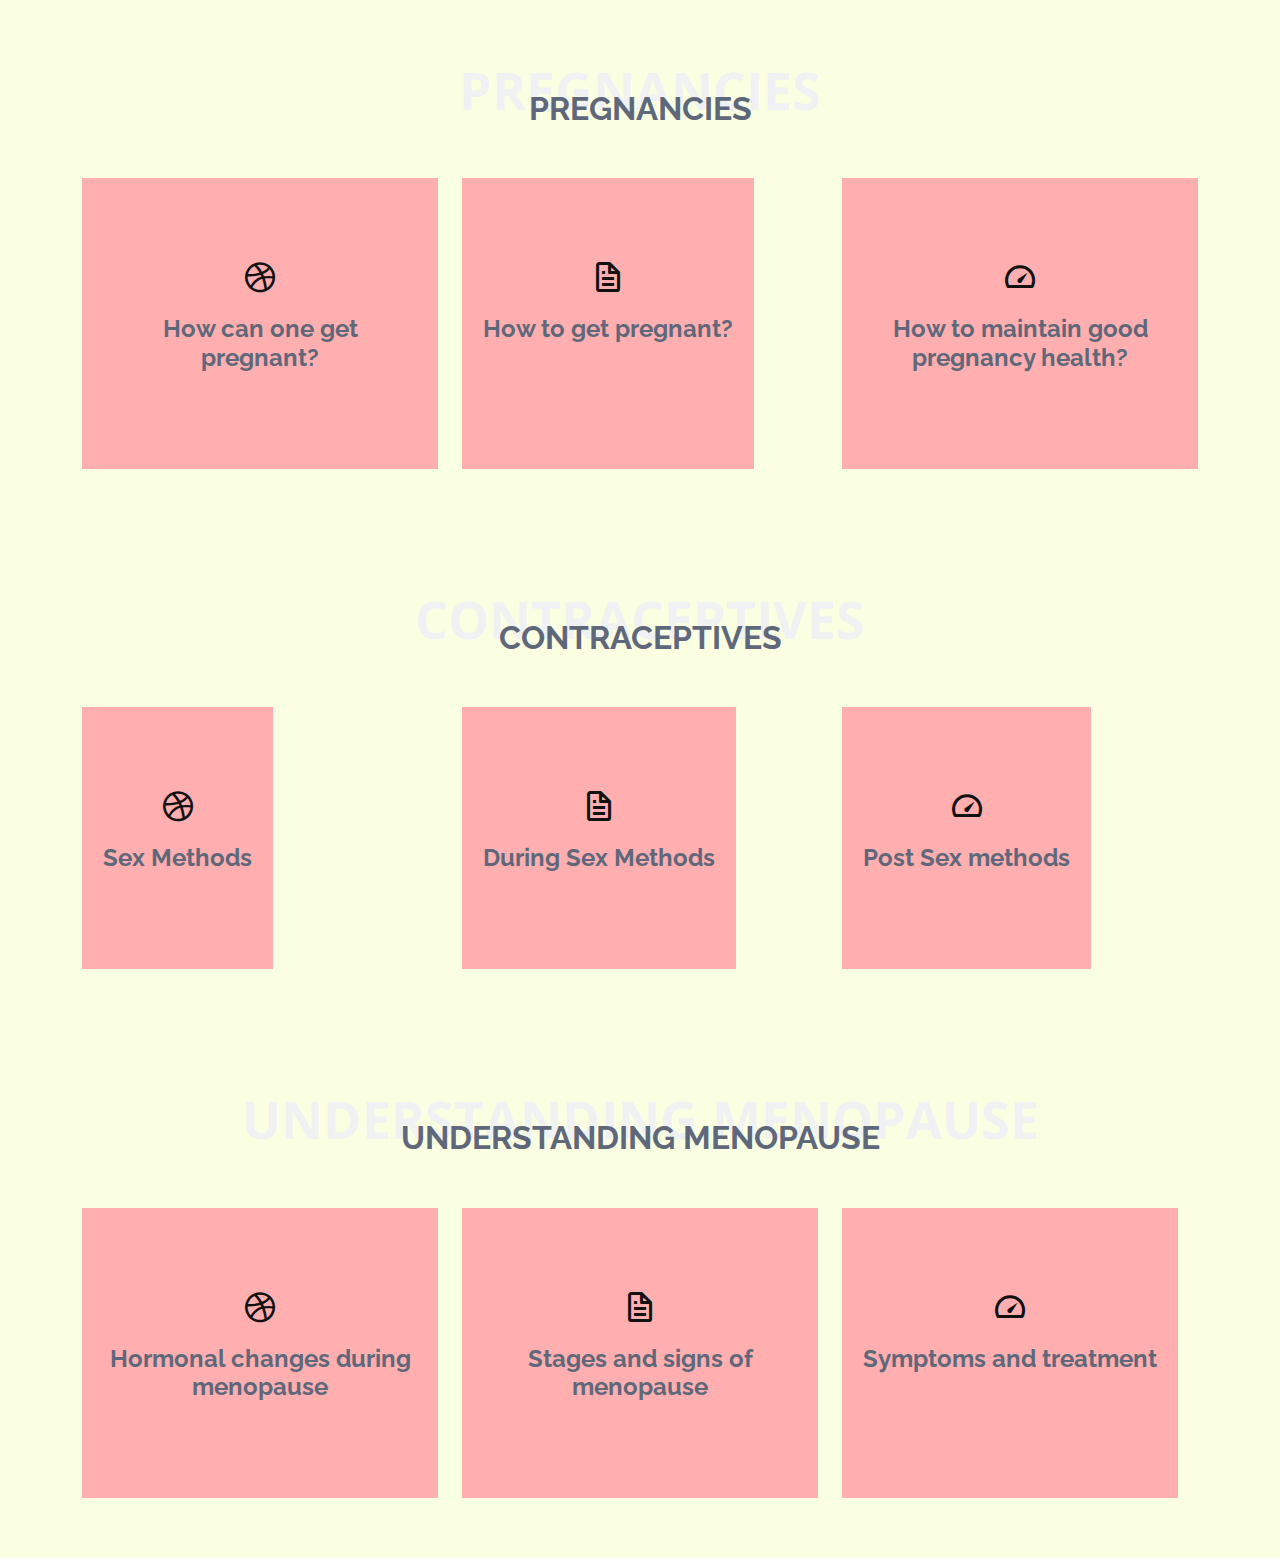
<file: young_adults.github.io-main/index.html>
<!DOCTYPE html>
<html lang="en">

<head>
  <meta charset="utf-8">
  <meta content="width=device-width, initial-scale=1.0" name="viewport">

  <title>कnya | young-adults</title>
  <meta content="" name="description">
  <meta content="" name="keywords">

  <!-- Favicons -->
  <link href="assets/img/kanya_favicon.png" rel="icon">
  <link href="assets/img/kanya_favicon.png" rel="apple-touch-icon">

  <!-- Google Fonts -->
  <link href="https://fonts.googleapis.com/css?family=Open+Sans:300,300i,400,400i,600,600i,700,700i|Raleway:300,300i,400,400i,500,500i,600,600i,700,700i|Poppins:300,300i,400,400i,500,500i,600,600i,700,700i" rel="stylesheet">

  <!-- Vendor CSS Files -->
  <link href="assets/vendor/bootstrap/css/bootstrap.min.css" rel="stylesheet">
  <link href="assets/vendor/bootstrap-icons/bootstrap-icons.css" rel="stylesheet">
  <link href="assets/vendor/boxicons/css/boxicons.min.css" rel="stylesheet">
  <link href="assets/vendor/glightbox/css/glightbox.min.css" rel="stylesheet">
  <link href="assets/vendor/swiper/swiper-bundle.min.css" rel="stylesheet">

  <!-- Template Main CSS File -->
  <link href="assets/css/style.css" rel="stylesheet">

</head>

<body>




  <main id="main">

    <!-- ======= Services Section ======= -->
    <section id="services" class="services section-bg">
      <div class="container">

        <div class="section-title">
          <span>Pregnancies</span>
          <h2>Pregnancies</h2>
       
        </div>

        <div class="row">
          <div class="col-lg-4 col-md-6 d-flex align-items-stretch">
            <div class="icon-box">
              <div class="icon"><i class="bx bxl-dribbble"></i></div>
              <h4><a href="https://youtu.be/qFLElwY-SYE">How can one get pregnant?</a></h4>
            </div>
          </div>

          <div class="col-lg-4 col-md-6 d-flex align-items-stretch mt-4 mt-md-0">
            <div class="icon-box">
              <div class="icon"><i class="bx bx-file"></i></div>
              <h4><a href="https://youtu.be/vU3LmEc-hCI">How to get pregnant?</a></h4>
            </div>
          </div>

          <div class="col-lg-4 col-md-6 d-flex align-items-stretch mt-4 mt-lg-0">
            <div class="icon-box">
              <div class="icon"><i class="bx bx-tachometer"></i></div>
              <h4><a href="https://youtu.be/eJFA5ENqdiA">How to maintain good pregnancy health?</a></h4>

            </div>
          </div>

        </div>

      </div>
    </section><!-- End Services Section -->


    <!-- ======= Services Section ======= -->
    <section id="services" class="services section-bg">
      <div class="container">

        <div class="section-title">
          <span>Contraceptives</span>
          <h2>Contraceptives</h2>
          
        </div>

        <div class="row">
          <div class="col-lg-4 col-md-6 d-flex align-items-stretch">
            <div class="icon-box">
              <div class="icon"><i class="bx bxl-dribbble"></i></div>
              <h4><a href="https://youtu.be/GXTKXZ3TJaM">Sex Methods</a></h4>
              
            </div>
          </div>

          <div class="col-lg-4 col-md-6 d-flex align-items-stretch mt-4 mt-md-0">
            <div class="icon-box">
              <div class="icon"><i class="bx bx-file"></i></div>
              <h4><a href="https://youtu.be/aREAIE-GyDc">During Sex Methods</a></h4>
              
            </div>
          </div>

          <div class="col-lg-4 col-md-6 d-flex align-items-stretch mt-4 mt-lg-0">
            <div class="icon-box">
              <div class="icon"><i class="bx bx-tachometer"></i></div>
              <h4><a href="https://youtu.be/tKT50GYBjKU">Post Sex methods</a></h4>
              
            </div>
          </div>

        </div>

      </div>
    </section><!-- End Services Section -->


    <!-- ======= Services Section ======= -->
    <section id="services" class="services section-bg">
      <div class="container">

        <div class="section-title">
          <span>Understanding Menopause</span>
          <h2>Understanding Menopause</h2>
          
        </div>

        <div class="row">
          <div class="col-lg-4 col-md-6 d-flex align-items-stretch">
            <div class="icon-box">
              <div class="icon"><i class="bx bxl-dribbble"></i></div>
              <h4><a href="https://youtu.be/ww_FFS8yjlc">Hormonal changes during menopause</a></h4>
              
            </div>
          </div>

          <div class="col-lg-4 col-md-6 d-flex align-items-stretch mt-4 mt-md-0">
            <div class="icon-box">
              <div class="icon"><i class="bx bx-file"></i></div>
              <h4><a href="https://youtu.be/YPDqA6uWwEE">Stages and signs of menopause</a></h4>
              
            </div>
          </div>

          <div class="col-lg-4 col-md-6 d-flex align-items-stretch mt-4 mt-lg-0">
            <div class="icon-box">
              <div class="icon"><i class="bx bx-tachometer"></i></div>
              <h4><a href="https://youtu.be/dYu-0rOnLpA">Symptoms and treatment</a></h4>
              
            </div>
          </div>

        </div>

      </div>
    </section><!-- End Services Section -->

    

  <a href="#" class="back-to-top d-flex align-items-center justify-content-center"><i class="bi bi-arrow-up-short"></i></a>

  <!-- Vendor JS Files -->
  <script src="assets/vendor/purecounter/purecounter_vanilla.js"></script>
  <script src="assets/vendor/bootstrap/js/bootstrap.bundle.min.js"></script>
  <script src="assets/vendor/glightbox/js/glightbox.min.js"></script>
  <script src="assets/vendor/isotope-layout/isotope.pkgd.min.js"></script>
  <script src="assets/vendor/swiper/swiper-bundle.min.js"></script>
  <script src="assets/vendor/php-email-form/validate.js"></script>

  <!-- Template Main JS File -->
  <script src="assets/js/main.js"></script>

</body>

</html>
</file>
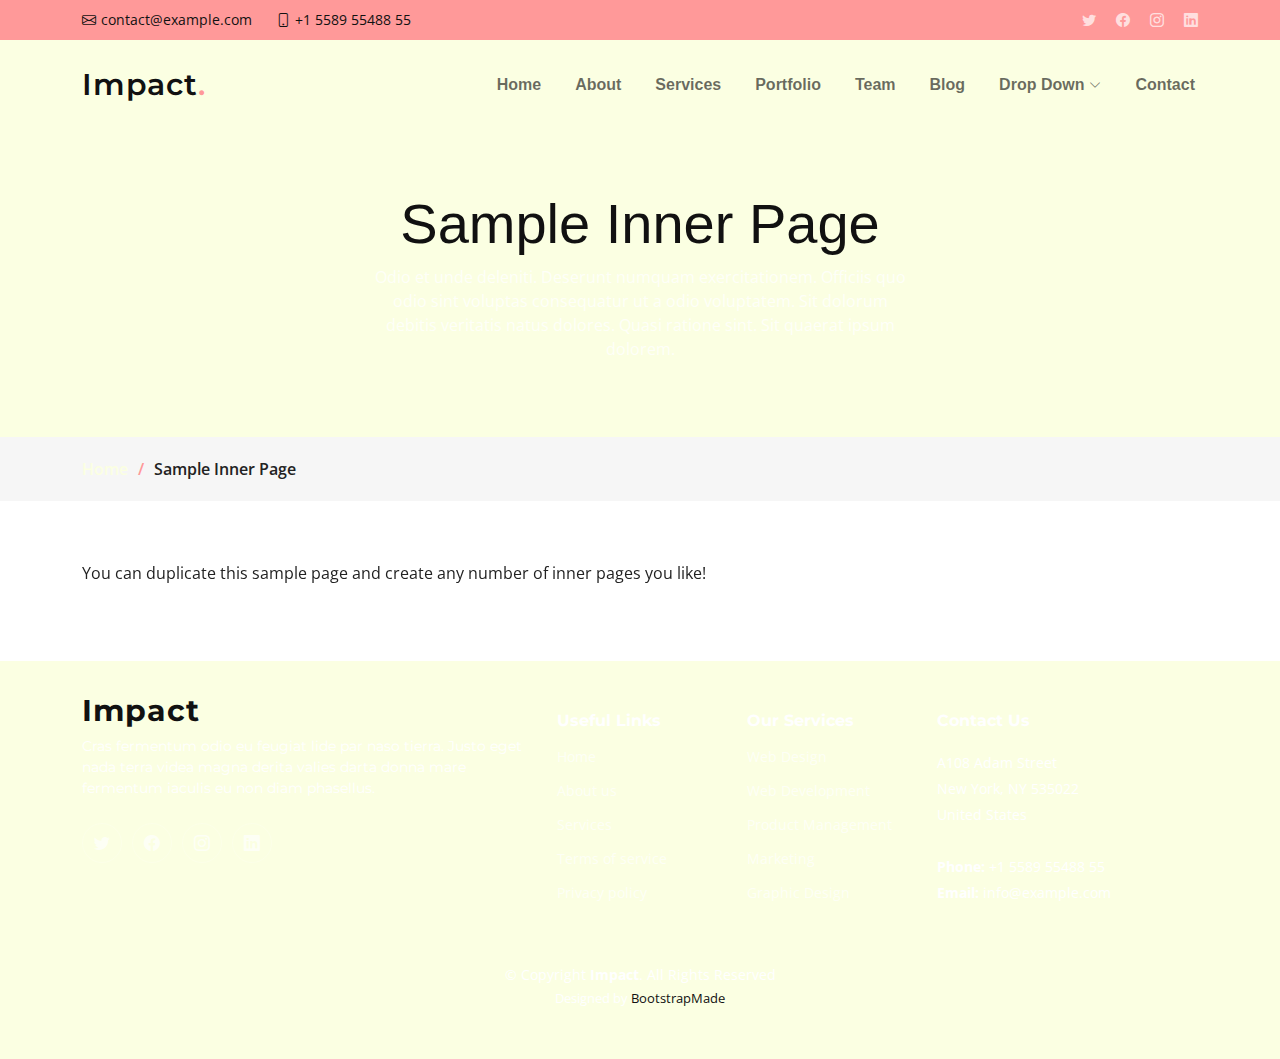
<file: kanya.jobs.io-master/sample-inner-page.html>
<!DOCTYPE html>
<html lang="en">

<head>
  <meta charset="utf-8">
  <meta content="width=device-width, initial-scale=1.0" name="viewport">

  <title>[Template] Sample Inner Page</title>
  <meta content="" name="description">
  <meta content="" name="keywords">

  <!-- Favicons -->
  <link href="assets/img/favicon.png" rel="icon">
  <link href="assets/img/apple-touch-icon.png" rel="apple-touch-icon">

  <!-- Google Fonts -->
  <link rel="preconnect" href="https://fonts.googleapis.com">
  <link rel="preconnect" href="https://fonts.gstatic.com" crossorigin>
  <link href="https://fonts.googleapis.com/css2?family=Open+Sans:ital,wght@0,300;0,400;0,500;0,600;0,700;1,300;1,400;1,600;1,700&family=Montserrat:ital,wght@0,300;0,400;0,500;0,600;0,700;1,300;1,400;1,500;1,600;1,700&family=Raleway:ital,wght@0,300;0,400;0,500;0,600;0,700;1,300;1,400;1,500;1,600;1,700&display=swap" rel="stylesheet">

  <!-- Vendor CSS Files -->
  <link href="assets/vendor/bootstrap/css/bootstrap.min.css" rel="stylesheet">
  <link href="assets/vendor/bootstrap-icons/bootstrap-icons.css" rel="stylesheet">
  <link href="assets/vendor/aos/aos.css" rel="stylesheet">
  <link href="assets/vendor/glightbox/css/glightbox.min.css" rel="stylesheet">
  <link href="assets/vendor/swiper/swiper-bundle.min.css" rel="stylesheet">

  <!-- Template Main CSS File -->
  <link href="assets/css/main.css" rel="stylesheet">

  <!-- =======================================================
  * Template Name: Impact
  * Updated: Mar 10 2023 with Bootstrap v5.2.3
  * Template URL: https://bootstrapmade.com/impact-bootstrap-business-website-template/
  * Author: BootstrapMade.com
  * License: https://bootstrapmade.com/license/
  ======================================================== -->
</head>

<body>

  <!-- ======= Header ======= -->
  <section id="topbar" class="topbar d-flex align-items-center">
    <div class="container d-flex justify-content-center justify-content-md-between">
      <div class="contact-info d-flex align-items-center">
        <i class="bi bi-envelope d-flex align-items-center"><a href="mailto:contact@example.com">contact@example.com</a></i>
        <i class="bi bi-phone d-flex align-items-center ms-4"><span>+1 5589 55488 55</span></i>
      </div>
      <div class="social-links d-none d-md-flex align-items-center">
        <a href="#" class="twitter"><i class="bi bi-twitter"></i></a>
        <a href="#" class="facebook"><i class="bi bi-facebook"></i></a>
        <a href="#" class="instagram"><i class="bi bi-instagram"></i></a>
        <a href="#" class="linkedin"><i class="bi bi-linkedin"></i></i></a>
      </div>
    </div>
  </section><!-- End Top Bar -->

  <header id="header" class="header d-flex align-items-center">

    <div class="container-fluid container-xl d-flex align-items-center justify-content-between">
      <a href="index.html" class="logo d-flex align-items-center">
        <!-- Uncomment the line below if you also wish to use an image logo -->
        <!-- <img src="assets/img/logo.png" alt=""> -->
        <h1>Impact<span>.</span></h1>
      </a>
      <nav id="navbar" class="navbar">
        <ul>
          <li><a href="#hero">Home</a></li>
          <li><a href="#about">About</a></li>
          <li><a href="#services">Services</a></li>
          <li><a href="#portfolio">Portfolio</a></li>
          <li><a href="#team">Team</a></li>
          <li><a href="blog.html">Blog</a></li>
          <li class="dropdown"><a href="#"><span>Drop Down</span> <i class="bi bi-chevron-down dropdown-indicator"></i></a>
            <ul>
              <li><a href="#">Drop Down 1</a></li>
              <li class="dropdown"><a href="#"><span>Deep Drop Down</span> <i class="bi bi-chevron-down dropdown-indicator"></i></a>
                <ul>
                  <li><a href="#">Deep Drop Down 1</a></li>
                  <li><a href="#">Deep Drop Down 2</a></li>
                  <li><a href="#">Deep Drop Down 3</a></li>
                  <li><a href="#">Deep Drop Down 4</a></li>
                  <li><a href="#">Deep Drop Down 5</a></li>
                </ul>
              </li>
              <li><a href="#">Drop Down 2</a></li>
              <li><a href="#">Drop Down 3</a></li>
              <li><a href="#">Drop Down 4</a></li>
            </ul>
          </li>
          <li><a href="#contact">Contact</a></li>
        </ul>
      </nav><!-- .navbar -->

      <i class="mobile-nav-toggle mobile-nav-show bi bi-list"></i>
      <i class="mobile-nav-toggle mobile-nav-hide d-none bi bi-x"></i>

    </div>
  </header><!-- End Header -->
  <!-- End Header -->

  <main id="main">

    <!-- ======= Breadcrumbs ======= -->
    <div class="breadcrumbs">
      <div class="page-header d-flex align-items-center" style="background-image: url('');">
        <div class="container position-relative">
          <div class="row d-flex justify-content-center">
            <div class="col-lg-6 text-center">
              <h2>Sample Inner Page</h2>
              <p>Odio et unde deleniti. Deserunt numquam exercitationem. Officiis quo odio sint voluptas consequatur ut a odio voluptatem. Sit dolorum debitis veritatis natus dolores. Quasi ratione sint. Sit quaerat ipsum dolorem.</p>
            </div>
          </div>
        </div>
      </div>
      <nav>
        <div class="container">
          <ol>
            <li><a href="index.html">Home</a></li>
            <li>Sample Inner Page</li>
          </ol>
        </div>
      </nav>
    </div><!-- End Breadcrumbs -->

    <section class="sample-page">
      <div class="container" data-aos="fade-up">

        <p>
          You can duplicate this sample page and create any number of inner pages you like!
        </p>

      </div>
    </section>

  </main><!-- End #main -->

  <!-- ======= Footer ======= -->
  <footer id="footer" class="footer">

    <div class="container">
      <div class="row gy-4">
        <div class="col-lg-5 col-md-12 footer-info">
          <a href="index.html" class="logo d-flex align-items-center">
            <span>Impact</span>
          </a>
          <p>Cras fermentum odio eu feugiat lide par naso tierra. Justo eget nada terra videa magna derita valies darta donna mare fermentum iaculis eu non diam phasellus.</p>
          <div class="social-links d-flex mt-4">
            <a href="#" class="twitter"><i class="bi bi-twitter"></i></a>
            <a href="#" class="facebook"><i class="bi bi-facebook"></i></a>
            <a href="#" class="instagram"><i class="bi bi-instagram"></i></a>
            <a href="#" class="linkedin"><i class="bi bi-linkedin"></i></a>
          </div>
        </div>

        <div class="col-lg-2 col-6 footer-links">
          <h4>Useful Links</h4>
          <ul>
            <li><a href="#">Home</a></li>
            <li><a href="#">About us</a></li>
            <li><a href="#">Services</a></li>
            <li><a href="#">Terms of service</a></li>
            <li><a href="#">Privacy policy</a></li>
          </ul>
        </div>

        <div class="col-lg-2 col-6 footer-links">
          <h4>Our Services</h4>
          <ul>
            <li><a href="#">Web Design</a></li>
            <li><a href="#">Web Development</a></li>
            <li><a href="#">Product Management</a></li>
            <li><a href="#">Marketing</a></li>
            <li><a href="#">Graphic Design</a></li>
          </ul>
        </div>

        <div class="col-lg-3 col-md-12 footer-contact text-center text-md-start">
          <h4>Contact Us</h4>
          <p>
            A108 Adam Street <br>
            New York, NY 535022<br>
            United States <br><br>
            <strong>Phone:</strong> +1 5589 55488 55<br>
            <strong>Email:</strong> info@example.com<br>
          </p>

        </div>

      </div>
    </div>

    <div class="container mt-4">
      <div class="copyright">
        &copy; Copyright <strong><span>Impact</span></strong>. All Rights Reserved
      </div>
      <div class="credits">
        <!-- All the links in the footer should remain intact. -->
        <!-- You can delete the links only if you purchased the pro version. -->
        <!-- Licensing information: https://bootstrapmade.com/license/ -->
        <!-- Purchase the pro version with working PHP/AJAX contact form: https://bootstrapmade.com/impact-bootstrap-business-website-template/ -->
        Designed by <a href="https://bootstrapmade.com/">BootstrapMade</a>
      </div>
    </div>

  </footer><!-- End Footer -->
  <!-- End Footer -->

  <a href="#" class="scroll-top d-flex align-items-center justify-content-center"><i class="bi bi-arrow-up-short"></i></a>

  <div id="preloader"></div>

  <!-- Vendor JS Files -->
  <script src="assets/vendor/bootstrap/js/bootstrap.bundle.min.js"></script>
  <script src="assets/vendor/aos/aos.js"></script>
  <script src="assets/vendor/glightbox/js/glightbox.min.js"></script>
  <script src="assets/vendor/purecounter/purecounter_vanilla.js"></script>
  <script src="assets/vendor/swiper/swiper-bundle.min.js"></script>
  <script src="assets/vendor/isotope-layout/isotope.pkgd.min.js"></script>
  <script src="assets/vendor/php-email-form/validate.js"></script>

  <!-- Template Main JS File -->
  <script src="assets/js/main.js"></script>

</body>

</html>
</file>
<file: kanya_land-master/css/style.css>
/* ------------------------------------------------------------------------------

  Template Name: Lewis
  Description: Ethant Hunt HTML Template
  Author: Paul
  Author URI: http://themeforest.net/user/paul_tf

  1.  Global

      1.1 General
      1.2 Typography

  2.  Preloader
  3.  Header
  4.  Content

	  4.1 Slide About
	  4.2 Slide Services
	  4.3 Slide Skills
	  4.4 Slide Resume
	  4.5 Slide Portfolio
	  4.6 Slide Awards
	  4.7 Slide Testimonials
	  4.8 Slide Clients
	  4.9 Slide Contact

  5.  Footer
  6.  Modal
  7.  Dark Theme
  8. Intro




/*-------------------------------------------------------------------------------
  1. Global
-------------------------------------------------------------------------------*/


/* 1.1 General */

@import url('https://fonts.googleapis.com/css?family=Work+Sans:400,500,600,700&display=swap');

@import url('https://fonts.googleapis.com/css?family=Libre+Baskerville:400,700&display=swap');

html {
  font-size: 12px;
}

body {
  font-family: 'Work Sans', sans-serif;
  color: #1f2044;
}

html,
body {
	width: 100%;
	height: 100%;
	background-color: #FFAFAF;
}

::selection {
  background-color: #fcf1e7;
  color: #1f2044;
  text-shadow: none;
}

-webkit-::selection {
  background-color: #fcf1e7;
  color: #1f2044;
  text-shadow: none;
}

::-moz-selection {
  background-color: #fcf1e7;
  color: #1f2044;
  text-shadow: none;
}

::-webkit-scrollbar {
  width: 5px;
  height: 5px;
}

::-webkit-scrollbar-thumb {
  cursor: pointer;
  background: #2e2e2e;
}

img {
	max-width: 100%;
}



/* 1.2 Typography */

.font-custom {
	font-family: 'Libre Baskerville', serif;
}

.text-primary {
	color: #f79784 !important;
}

@media (min-width: 1200px) {
	.container {
		max-width: 1200px;
	}
}

@media (min-width: 1600px) {
	.container-fluid {
		padding-left: 4.375rem;
		padding-right: 4.375rem;
	}
}

.parent {
	display: grid;
	grid-template-columns: repeat(2, 1fr);
	
	grid-column-gap: 15px;
	
	}
	
	.div1 { grid-area: 1 / 1 / 2 / 2; }
	.div2 { grid-area: 1 / 2 / 2 / 3; }

/* 1.3 Animation */

@-webkit-keyframes fadeInUp {
  from {
    opacity: 0;
    -webkit-transform: translate3d(0, 160px, 0);
    transform: translate3d(0, 160px, 0);
  }

  to {
    opacity: 1;
    -webkit-transform: translate3d(0, 0, 0);
    transform: translate3d(0, 0, 0);
  }
}

@keyframes fadeInUp {
  from {
    opacity: 0;
    -webkit-transform: translate3d(0, 160px, 0);
    transform: translate3d(0, 160px, 0);
  }

  to {
    opacity: 1;
    -webkit-transform: translate3d(0, 0, 0);
    transform: translate3d(0, 0, 0);
  }
}



/* 1.4 Icons */

[class^="icon-"] {
	display: inline-block;
	vertical-align: middle;
	position: relative;
	top: -.05em;
	background-position: 50% 50%;
	background-repeat: no-repeat;
	background-size: contain;
	letter-spacing: 0;
}

[class^="icon-"]:before {
	content: "W";
	opacity: 0;
	display: block;
	height: 0;
	padding-bottom: 100%;
	font-style: normal;
	font-weight: normal;
	font-family: Verdana, sans-serif;
	-webkit-font-smoothing: antialiased;
	-moz-osx-font-smoothing: grayscale;
}

.icon-behance {
	background-image: url("data:image/svg+xml,%3csvg xmlns='http://www.w3.org/2000/svg' viewBox='0 0 576 512'%3e%3cpath fill='%231f2044' d='M232 237.2c31.8-15.2 48.4-38.2 48.4-74 0-70.6-52.6-87.8-113.3-87.8H0v354.4h171.8c64.4 0 124.9-30.9 124.9-102.9 0-44.5-21.1-77.4-64.7-89.7zM77.9 135.9H151c28.1 0 53.4 7.9 53.4 40.5 0 30.1-19.7 42.2-47.5 42.2h-79v-82.7zm83.3 233.7H77.9V272h84.9c34.3 0 56 14.3 56 50.6 0 35.8-25.9 47-57.6 47zm358.5-240.7H376V94h143.7v34.9zM576 305.2c0-75.9-44.4-139.2-124.9-139.2-78.2 0-131.3 58.8-131.3 135.8 0 79.9 50.3 134.7 131.3 134.7 61.3 0 101-27.6 120.1-86.3H509c-6.7 21.9-34.3 33.5-55.7 33.5-41.3 0-63-24.2-63-65.3h185.1c.3-4.2.6-8.7.6-13.2zM390.4 274c2.3-33.7 24.7-54.8 58.5-54.8 35.4 0 53.2 20.8 56.2 54.8H390.4z'/%3e%3c/svg%3e");
}

a:hover .icon-behance {
	background-image: url("data:image/svg+xml,%3csvg xmlns='http://www.w3.org/2000/svg' viewBox='0 0 576 512'%3e%3cpath fill='%23ea8f7d' d='M232 237.2c31.8-15.2 48.4-38.2 48.4-74 0-70.6-52.6-87.8-113.3-87.8H0v354.4h171.8c64.4 0 124.9-30.9 124.9-102.9 0-44.5-21.1-77.4-64.7-89.7zM77.9 135.9H151c28.1 0 53.4 7.9 53.4 40.5 0 30.1-19.7 42.2-47.5 42.2h-79v-82.7zm83.3 233.7H77.9V272h84.9c34.3 0 56 14.3 56 50.6 0 35.8-25.9 47-57.6 47zm358.5-240.7H376V94h143.7v34.9zM576 305.2c0-75.9-44.4-139.2-124.9-139.2-78.2 0-131.3 58.8-131.3 135.8 0 79.9 50.3 134.7 131.3 134.7 61.3 0 101-27.6 120.1-86.3H509c-6.7 21.9-34.3 33.5-55.7 33.5-41.3 0-63-24.2-63-65.3h185.1c.3-4.2.6-8.7.6-13.2zM390.4 274c2.3-33.7 24.7-54.8 58.5-54.8 35.4 0 53.2 20.8 56.2 54.8H390.4z'/%3e%3c/svg%3e");
}

.icon-linkedin {
	background-image: url("data:image/svg+xml,%3csvg xmlns='http://www.w3.org/2000/svg' viewBox='0 0 448 512'%3e%3cpath fill='%231f2044' d='M100.28 448H7.4V148.9h92.88zM53.79 108.1C24.09 108.1 0 83.5 0 53.8a53.79 53.79 0 0 1 107.58 0c0 29.7-24.1 54.3-53.79 54.3zM447.9 448h-92.68V302.4c0-34.7-.7-79.2-48.29-79.2-48.29 0-55.69 37.7-55.69 76.7V448h-92.78V148.9h89.08v40.8h1.3c12.4-23.5 42.69-48.3 87.88-48.3 94 0 111.28 61.9 111.28 142.3V448z'/%3e%3c/svg%3e");
}

a:hover .icon-linkedin {
	background-image: url("data:image/svg+xml,%3csvg xmlns='http://www.w3.org/2000/svg' viewBox='0 0 448 512'%3e%3cpath fill='%23ea8f7d' d='M100.28 448H7.4V148.9h92.88zM53.79 108.1C24.09 108.1 0 83.5 0 53.8a53.79 53.79 0 0 1 107.58 0c0 29.7-24.1 54.3-53.79 54.3zM447.9 448h-92.68V302.4c0-34.7-.7-79.2-48.29-79.2-48.29 0-55.69 37.7-55.69 76.7V448h-92.78V148.9h89.08v40.8h1.3c12.4-23.5 42.69-48.3 87.88-48.3 94 0 111.28 61.9 111.28 142.3V448z'/%3e%3c/svg%3e");
}

.icon-dribbble {
	background-image: url("data:image/svg+xml,%3csvg xmlns='http://www.w3.org/2000/svg' viewBox='0 0 512 512'%3e%3cpath fill='%231f2044' d='M256 8C119.252 8 8 119.252 8 256s111.252 248 248 248 248-111.252 248-248S392.748 8 256 8zm163.97 114.366c29.503 36.046 47.369 81.957 47.835 131.955-6.984-1.477-77.018-15.682-147.502-6.818-5.752-14.041-11.181-26.393-18.617-41.614 78.321-31.977 113.818-77.482 118.284-83.523zM396.421 97.87c-3.81 5.427-35.697 48.286-111.021 76.519-34.712-63.776-73.185-116.168-79.04-124.008 67.176-16.193 137.966 1.27 190.061 47.489zm-230.48-33.25c5.585 7.659 43.438 60.116 78.537 122.509-99.087 26.313-186.36 25.934-195.834 25.809C62.38 147.205 106.678 92.573 165.941 64.62zM44.17 256.323c0-2.166.043-4.322.108-6.473 9.268.19 111.92 1.513 217.706-30.146 6.064 11.868 11.857 23.915 17.174 35.949-76.599 21.575-146.194 83.527-180.531 142.306C64.794 360.405 44.17 310.73 44.17 256.323zm81.807 167.113c22.127-45.233 82.178-103.622 167.579-132.756 29.74 77.283 42.039 142.053 45.189 160.638-68.112 29.013-150.015 21.053-212.768-27.882zm248.38 8.489c-2.171-12.886-13.446-74.897-41.152-151.033 66.38-10.626 124.7 6.768 131.947 9.055-9.442 58.941-43.273 109.844-90.795 141.978z'/%3e%3c/svg%3e");
}

a:hover .icon-dribbble {
	background-image: url("data:image/svg+xml,%3csvg xmlns='http://www.w3.org/2000/svg' viewBox='0 0 512 512'%3e%3cpath fill='%23ea8f7d' d='M256 8C119.252 8 8 119.252 8 256s111.252 248 248 248 248-111.252 248-248S392.748 8 256 8zm163.97 114.366c29.503 36.046 47.369 81.957 47.835 131.955-6.984-1.477-77.018-15.682-147.502-6.818-5.752-14.041-11.181-26.393-18.617-41.614 78.321-31.977 113.818-77.482 118.284-83.523zM396.421 97.87c-3.81 5.427-35.697 48.286-111.021 76.519-34.712-63.776-73.185-116.168-79.04-124.008 67.176-16.193 137.966 1.27 190.061 47.489zm-230.48-33.25c5.585 7.659 43.438 60.116 78.537 122.509-99.087 26.313-186.36 25.934-195.834 25.809C62.38 147.205 106.678 92.573 165.941 64.62zM44.17 256.323c0-2.166.043-4.322.108-6.473 9.268.19 111.92 1.513 217.706-30.146 6.064 11.868 11.857 23.915 17.174 35.949-76.599 21.575-146.194 83.527-180.531 142.306C64.794 360.405 44.17 310.73 44.17 256.323zm81.807 167.113c22.127-45.233 82.178-103.622 167.579-132.756 29.74 77.283 42.039 142.053 45.189 160.638-68.112 29.013-150.015 21.053-212.768-27.882zm248.38 8.489c-2.171-12.886-13.446-74.897-41.152-151.033 66.38-10.626 124.7 6.768 131.947 9.055-9.442 58.941-43.273 109.844-90.795 141.978z'/%3e%3c/svg%3e");
}

.icon-chat {
	background-image: url("../img/icon-chat.png");
	font-size: 1.5rem;
}




/* 1.5 Buttons */

button:focus,
input:focus {
  outline: none;
}

.btn {
	padding: 1rem 2.625rem;
	border-radius: 500px;
	font-weight: bold;
	font-size: .875rem;
	text-transform: uppercase;
}

.btn-dark {
	background-color: #1f2044;
}



/* 1.6 Forms */

#success,
#error{
  display: none;
}

.form-group-message{
  display: none;
}

label.error {
	margin-top: .5rem;
	margin-bottom: 0;
	color: #555555;
}

.form-group {
	margin-bottom: 2rem;
}

.form-control {
	padding-left: 1.25rem;
	padding-right: 1.25rem;
	padding-top: .875rem;
	padding-bottom: .9375rem;
	height: calc(1.5em + 1.8125rem + 2px);
}



/* ------------------------------------------------------------------------------- */
/*  Preloader
/* ------------------------------------------------------------------------------- */

.preloader {
	position: fixed;
	overflow: hidden;
	z-index: 999999;
	left: 0;
	top: 0;
	width: 100%;
	height: 100%;
	background: #ffffff;
	text-align: center;
}

.three-bounce {
	position: absolute;
	top: 50%;
	left: 50%;
	-webkit-transform: translate(-50%, -50%);
	transform: translate(-50%, -50%);
}

.three-bounce > div {
	display: inline-block;
	width: 18px;
	height: 18px;
	border-radius: 100%;
	background-color: #f79784;
	-webkit-animation: bouncedelay 1.4s infinite ease-in-out both;
	animation: bouncedelay 1.4s infinite ease-in-out both;
}

.three-bounce .one {
	-webkit-animation-delay: -0.32s;
	animation-delay: -0.32s;
}

.three-bounce .two {
	-webkit-animation-delay: -0.16s;
	animation-delay: -0.16s;
}

@-webkit-keyframes bouncedelay {
	0%, 80%, 100% { -webkit-transform: scale(0); }
	40% { -webkit-transform: scale(1) }
}

@keyframes bouncedelay {
	0%, 80%, 100% { -webkit-transform: scale(0); transform: scale(0); }
	40% { transform: scale(1); -webkit-transform: scale(1); }
}



/*-------------------------------------------------------------------------------
  3. Header
-------------------------------------------------------------------------------*/

.header {
	padding-top: 3.875rem;
}

.body-piling .header {
	padding-top: 0;
}

.header .container-fluid {
	display: flex;
	flex-wrap: nowrap;
	justify-content: space-between;
}

.body-piling .brand {
	position: fixed;
	z-index: 500;
	left: 15px;
	top: 15px;
}

.brand-name {
	color: #234969;
	text-decoration: none;
	font-size: 1.375rem;
	letter-spacing: -.06em;
}

.brand-name:hover {
	text-decoration: none;
	color: #234969;
}

.brand-name-s {
	font-weight: 600;
	color: #464989;
}

@media (min-width: 768px) {
	.body-piling .brand {
		top: 3.875rem;
	}
}

@media (min-width: 1400px) {
	.body-piling .brand {
		left: 4.375rem;
	}
}



.nav-toggle-btn {
  margin: 0;
  border: none;
  padding: 0;
  background-color: transparent;
  z-index: 995;
}

.body-piling .nav-toggle-btn {
	position: fixed;
	right: 15px;
	top: 20px;
}

@media (min-width: 768px) {
	.body-piling .nav-toggle-btn {
		top: 4.1875rem;
	}
}

@media (min-width: 1400px) {
	.body-piling .nav-toggle-btn {
		right: 4.375rem;
	}
}

.hamburger {
  display: flex;
  align-self: center;
  flex-direction: column;
  justify-content: space-between;
  width: 24px;
  height: 24px;
  cursor: pointer;
  padding-top: 5px;
  padding-bottom: 5px;
}

.hamburger span {
  align-self: flex-end;
  height: 2px;
  width: 83.33333333%;
  background: #3E4651;
  transition: all 400ms ease-in-out;
}

.hamburger .meat {
  width: 100%;
  transition: all 200ms ease-in-out;
}

.hamburger .bottom-bun {
  width: 58.33333333%;
  transition: all 400ms ease-in-out;
}

.hamburger:hover span {
  width: 100%;
}

html:not(.body-menu-opened) .hamburger:hover .top-bun {
  -webkit-animation: burger-hover 1s infinite ease-in-out alternate forwards 200ms;
          animation: burger-hover 1s infinite ease-in-out alternate forwards 200ms;
}

html:not(.body-menu-opened) .hamburger:hover .meat {
  -webkit-animation: burger-hover 1s infinite ease-in-out alternate forwards 400ms;
          animation: burger-hover 1s infinite ease-in-out alternate forwards 400ms;
}

html:not(.body-menu-opened) .hamburger:hover .bottom-bun {
  -webkit-animation: burger-hover 1s infinite ease-in-out alternate forwards 600ms;
          animation: burger-hover 1s infinite ease-in-out alternate forwards 600ms;
}

@-webkit-keyframes burger-hover {
  0% {
    width: 100%;
  }
  50% {
    width: 50%;
  }
  100% {
    width: 100%;
  }
}

@keyframes burger-hover {
  0% {
    width: 100%;
  }
  50% {
    width: 50%;
  }
  100% {
    width: 100%;
  }
}

.body-menu-opened .hamburger .top-bun {
	transform: rotate(-45deg) translate(-4.5px,4px);
	width: 100%;
}

.body-menu-opened .hamburger .bottom-bun {
	transform: rotate(45deg) translate(-4.5px,-4px);
	width: 100%;
}

.body-menu-opened .hamburger .meat {
	width: 0;
}

.menu {
  position: fixed;
  top: 0;
  right: 0;
  bottom: 0;
  z-index: 990;
  background: #ffffff;
  max-width: 100%;
  width: 100%;
  padding: 4.25rem 4.375rem 4.1875rem;
  display: flex;
  flex-direction: column;
  transition: transform .4s ease-in-out;
  -webkit-transform: translateX(100%);
          transform: translateX(100%);
}

.body-menu-opened .menu {
  -webkit-transform: translateX(0%);
          transform: translateX(0%);
}

.hide-menu {
  position: fixed;
  left: 0;
  right: 0;
  top: 0;
  bottom: 100%;
  background: rgba(0,0,0,.65);
  z-index: 980;
}

.body-menu-opened .hide-menu {
  bottom: 0;
}

@media (min-width: 576px) {
  .menu {
    width: 34rem;
  }
}

.menu .menu-lang,
.menu .menu-main,
.menu .social,
.menu .menu-footer {
  opacity: 0;
  transform: translateY(3rem);
  transition: all .5s ease-in-out;
}

.menu .menu-lang {
  transition-delay: .2s;
}

.menu .menu-main {
  transition-delay: .4s;
}

.menu .social {
  transition-delay: .6s;
}

.menu .menu-footer {
  transition-delay: .8s;
}

.body-menu-opened .menu .menu-lang,
.body-menu-opened .menu .menu-main,
.body-menu-opened .menu .social,
.body-menu-opened .menu .menu-footer {
  opacity: 1;
  transform: translateY(0);
}

.menu .menu-lang {
	padding-bottom: 5.875rem;
}

.menu-lang {
	font-size: .875rem;
	text-transform: uppercase;
	font-weight: 600;
}

.menu-lang-item {
	display: inline-block;
	margin-right: 1.5rem;
	color: #a3a4a8;
	text-decoration: none;
}

.menu-lang-item.active,
.menu-lang-item:hover {
	color: #1f2044;
	text-decoration: none;
}

.menu-main {
  height: 100%;
  overflow-x: hidden;
  overflow-y: auto;
  font-size: 1.375rem;
  font-weight: bold;
}

.menu-main > ul {
  margin: 0;
  padding: 0;
  list-style: none;
}

.menu-main > ul > li {
  margin-bottom: 1.1875rem;
  padding-left: 2px;
}

.menu-main a,
.menu-main a:hover {
	color: #1f2044;
	text-decoration: none;
}

.menu-main .active a,
.menu-main a:hover {
	background-color: #fcf1e7;
	box-shadow: #fcf1e7 0 0 0 2px;
}

.menu-main a:after {
	content: ".";
	opacity: 0;
	display: inline-block;
	transform: translate(2rem,0);
	transition: all .3s ease-in-out;
}

.menu-main .active a:after {
	transform: translate(0,0);
	opacity: 1;
}

.menu-footer {
	padding-top: 3rem;
}

.menu-footer-contacts {
	margin-bottom: 51px;
}

.menu-footer-phone {
	margin-bottom: .25rem;
	font-size: 1.375rem;
	font-weight: 600;
}

.menu-footer-mail {
	color: #f79784;
	font-weight: 500;
	font-size: 1rem;
}

.menu-footer-copyright {
	font-size: .875rem;
	color: #234969;
}

.menu-ornament {
	position: absolute;
	left: 0;
	right: 0;
	bottom: 0;
	height: .375rem;
	background: #78acd9;
}

.menu-ornament:before,
.menu-ornament:after {
	content: "";
	display: block;
	position: absolute;
	top: 0;
	width: 33.33333333%;
	height: 100%;
}

.menu-ornament:before {
	background: #464989;
	left: 0;
}

.menu-ornament:after {
	background: #f79784;
	right: 0;
}


/*-------------------------------------------------------------------------------
  4. Content
-------------------------------------------------------------------------------*/

.wrapper {
	display: flex;
	flex-direction: column;
	min-height: 100%;
}

.wrapper #content {
	flex: 1 0 auto;
	display: flex;
	flex-wrap: wrap;
}

.wrapper #footer {
	flex: 0 0 auto;
}


.full-page {
	width: 100%;
	min-height: 100%;
	overflow-x: hidden;
	overflow-y: auto;
}

.section {
	min-height: 100%;
	display: flex;
}

#pp-nav {
	display: none;
}

.progress-nav {
  width: 2px;
  position: fixed;
  z-index: 300;
  top: 50%;
  left: 10px;
  transform: translate(0,-50%);
}

.progress-nav ul {
  margin: 0;
  padding: 0;
  list-style: none;
}

.progress-nav li {
  width: 2px;
  height: 1.625rem;
  background: #464a8a;
  overflow: hidden;
  transition: background .5s ease-in-out;
  position: relative;
}

.progress-nav li:before {
  content: "";
  display: block;
  width: 2px;
  height: 100%;
  position: absolute;
  left: 0;
  top: 0;
  background: #464a8a;
}

.progress-nav li.active:before {
  animation: navHeight .5s ease-in-out forwards;
}

@-webkit-keyframes navHeight {
  0%   {height: 0;}
  100% {height: 100%;}
}

@keyframes navHeight {
  0%   {height: 0;}
  100% {height: 100%;}
}


.progress-nav li.active,
.progress-nav li.active ~ li {
  background: #cccccc;
}

.progress-nav li:before {
  height: 100%;
}

.progress-nav li.active ~ li:before {
  height: 0%;
}

@media (min-width: 1400px) {
	.progress-nav {
	  left: 4.5rem;
	}
}



.pp-scrollable {
	background: #ffffff;
	overflow-x: hidden;
	overflow-y: auto;
}

.slide-dark {
	background: #fafafa;
}

.slide-container {
	width: 100%;
	min-height: 100%;
	display: flex;
	align-items: center;
	padding-top: 6.25rem;
	padding-bottom: 3.75rem;
	position: relative;
}

.lines > div {
	display: block;
	width: 1px;
	height: 100%;
	background: #f5f5f5;
	position: absolute;
	left: 20%;
	top: 0;
}

.lines > div:nth-child(2) {
	left: 40%;
}

.lines > div:nth-child(3) {
	left: 60%;
}

.lines > div:nth-child(4) {
	left: 80%;
}

.slide-dark .lines > div {
	background: #eeeeee;
}

.parallax {
	position: absolute;
	left: 0;
	right: 0;
	top: 0;
	bottom: 0;
}

.shape {
	position: absolute !important;
	background-position: 0% 0%;
}

.shape > .inside {
	display: block;
	width: 100%;
	height: 0%;
	background-repeat: no-repeat;
	background-size: contain;
}

.shape1 {
	top: 26.9% !important;
	left: 9.89583333% !important;
	width: 8.64583333%;
}

.shape1 > .inside {
	background-image: url("../img/shape1.png");
	padding-bottom: 106.02409639%;
}

.shape1-intro {
	top: 25.7% !important;
	left: 8.80208333% !important;
	width: 8.85416667%;
}

.shape1-intro > .inside {
	background-image: url("../img/shape1-intro.png");
	padding-bottom: 104.11764706%;
}

.shape2 {
	top: 41.3% !important;
	left: 16.875% !important;
	width: 6.66666667%;
}

.shape2 > .inside {
	background-image: url("../img/shape2.png");
	padding-bottom: 99.21875%;
}

.shape3 {
	top: 55.1% !important;
	left: 80.3125% !important;
	width: 2.08333333%;
}

.shape3 > .inside {
	background-image: url("../img/shape3.png");
	padding-bottom: 112.5%;
}

.shape3-intro {
	top: 44.9% !important;
	left: 85.72916667% !important;
	width: 1.97916667%;
}

.shape3-intro > .inside {
	background-image: url("../img/shape3-intro.png");
	padding-bottom: 115.78947368%;
}

.shape4 {
	top: 47.3% !important;
	left: 81.66666667% !important;
	width: 3.17708333%;
}

.shape4 > .inside {
	background-image: url("../img/shape4.png");
	padding-bottom: 90.16393443%;
}

.shape4-intro {
	top: 36.1% !important;
	left: 85.57291667% !important;
	width: 3.17708333%;
}

.shape4-intro > .inside {
	background-image: url("../img/shape4-intro.png");
	padding-bottom: 91.80327869%;
}

.shape5 {
	top: 54.9% !important;
	left: 82.34375% !important;
	width: 6.77083333%;
}

.shape5 > .inside {
	background-image: url("../img/shape5.png");
	padding-bottom: 115.38461538%;
}

.shape5-intro {
	top: 43.1% !important;
	left: 89.63541667% !important;
	width: 5.88541667%;
}

.shape5-intro > .inside {
	background-image: url("../img/shape5-intro.png");
	padding-bottom: 112.38938053%;
}

.shape6 {
	top: 52.1% !important;
	left: 54.0625% !important;
	width: 16.25%;
}

.shape6 > .inside {
	background-image: url("../img/shape6.png");
	padding-bottom: 87.33974359%;
}

.shape7 {
	top: 51.2% !important;
	left: 56.51041667% !important;
	width: 19.0625%;
}

.shape7 > .inside {
	background-image: url("../img/shape7.png");
	padding-bottom: 98.08743169%;
}

.shape7-intro {
	top: 44.9% !important;
	left: 62.96875% !important;
	width: 21.19791667%;
}

.shape7-intro > .inside {
	background-image: url("../img/shape7-intro.png");
	padding-bottom: 98.28009828%;
}

.shape8 {
	top: 47.9% !important;
	left: 63.95833333% !important;
	width: 3.33333333%;
}

.shape8 > .inside {
	background-image: url("../img/shape8.png");
	padding-bottom: 100%;
}

.shape9 {
	top: 52% !important;
	left: 49.27083333% !important;
	width: .78125%;
}

.shape9 > .inside {
	background-image: url("../img/shape9.png");
	padding-bottom: 120%;
}

.shape9-intro {
	top: 60.1% !important;
	left: 51.25% !important;
	width: .78125%;
}

.shape9-intro > .inside {
	background-image: url("../img/shape9-intro.png");
	padding-bottom: 120%;
}

.shape10 {
	top: 54.8% !important;
	left: 69.89583333% !important;
	width: .98958333%;
}

.shape10 > .inside {
	background-image: url("../img/shape10.png");
	padding-bottom: 94.73684211%;
}

.shape10-intro {
	top: 62.1% !important;
	left: 86.14583333% !important;
	width: .5rem;
}

.shape10-intro > .inside {
	background-image: url("../img/shape10-intro.png");
	padding-bottom: 87.5%;
}

.shape11 {
	top: 58.8% !important;
	left: 22.86458333% !important;
	width: .98958333%;
}

.shape11 > .inside {
	background-image: url("../img/shape11.png");
	padding-bottom: 89.47368421%;
}

.shape11-intro {
	top: 68.6% !important;
	left: 15% !important;
	width: .9375%;
}

.shape11-intro > .inside {
	background-image: url("../img/shape11-intro.png");
	padding-bottom: 83.33333333%;
}

.shape12 {
	top: 69.3% !important;
	left: 24.11458333% !important;
	width: 1.45833333%;
}

.shape12 > .inside {
	background-image: url("../img/shape12.png");
	padding-bottom: 107.14285714%;
}

.shape12-intro {
	top: 79.9% !important;
	left: 43.4375% !important;
	width: 1.45833333%;
}

.shape12-intro > .inside {
	background-image: url("../img/shape12-intro.png");
	padding-bottom: 107.14285714%;
}

.shape13 {
	top: 46.7% !important;
	left: 28.38541667% !important;
	width: 1.25%;
}

.shape13 > .inside {
	background-image: url("../img/shape13.png");
	padding-bottom: 100%;
}

.shape14,
.shape14-intro {
	top: 36.8% !important;
	left: 16.97916667% !important;
	width: .72916667%;
}

.shape14 > .inside,
.shape14-intro > .inside {
	background-image: url("../img/shape14.png");
	padding-bottom: 114.285714289%;
}

.shape14-intro > .inside {
	background-image: url("../img/shape14-intro.png");
}

.shape15 {
	top: 38.6% !important;
	left: 82.8125% !important;
	width: .83333333%;
}

.shape15 > .inside {
	background-image: url("../img/shape15.png");
	padding-bottom: 100%;
}

.shape16 {
	top: 71.2% !important;
	left: 32.29166667% !important;
	width: .72916667%;
}

.shape16 > .inside {
	background-image: url("../img/shape16.png");
	padding-bottom: 114.28571429%;
}

.slide-ornament {
	display: block;
	width: 31.875%;
	background: url("../img/ornament.png") 0 0 no-repeat;
	background-size: 100%;
	position: absolute;
	left: 65.20833333%;
	top: 38.5%;
}

.slide-ornament > .inside {
	display: block;
	height: 0;
	padding-bottom: 82.35294118%;
}



/* 4.1 Slide About */

.title-mini {
	margin-bottom: .8125rem;
	font-size: .875rem;
	font-weight: 600;
	text-transform: uppercase;
	letter-spacing: .06em;
}

.title-mini-margin-lg {
	margin-bottom: 1.25rem;
}

.slide-title {
	margin-bottom: 1.875rem;
	font-weight: bold;
	font-size: 2.75rem;
	letter-spacing: -0.02em;
	line-height: 1.31818182;
}

@media (min-width: 768px) {
	.slide-title {
		margin-right: -3.125rem;
	}

	.slide-title.text-center,
	.text-center .slide-title {
		margin-right: 0;
	}
}

h3.slide-title {
	font-size: 2.5rem;
}

.slide-title-margin-md {
	margin-bottom: 2.25rem;
}

.slide-title-margin-lg {
	margin-bottom: 4rem;
}



.slide-descr {
	margin-top: 1.875rem;
	letter-spacing: -.01em;
	color: #234969;
	font-size: 1rem;
	line-height: 1.625;
}

.slide-photo {
	position: relative;
	margin-top: 4rem;
}

@media (min-width: 768px) {
	.slide-photo {
		margin-top: 0;
	}
}

.slide-photo-about {
	margin-top: 4.375rem;
	position: relative;
	max-width: 43.125rem;
	margin-left: auto;
	margin-right: auto;
}

.rounded-text {
	width: 8.625rem;
	height: 8.625rem;
	position: absolute;
	right: 50%;
	margin-right: 7.5rem;
	transform: rotate(-103deg);
}


/* 4.2 Slide Services */

.service-list {
	margin-top: 4.25rem;
}

.service-list ul {
	margin: 0;
	padding: 0;
	list-style: none;
}

.primary-link {
	position: relative;
	font-size: 1.375rem;
	font-weight: bold;
}

.service-list li:not(:first-child) {
	margin-top: 1.3125rem;
}

.primary-link a,
.primary-link a:hover {
	color: inherit;
	text-decoration: none;
}

.primary-link a:before {
	content: "";
	display: block;
	position: absolute;
	left: 0;
	top: 100%;
	margin-top: .25rem;
	height: 3px;
	width: 0;
	background-color: #f69683;
	transition: all .3s ease-in-out;
}

.primary-link a:hover:before {
	width: 5rem;
}

.slide-photo-services > .inside {
	width: 67.19298246%;
	margin-left: 15%;
}

.image-card {
	position: absolute;
	border-radius: 1.125rem;
	background: #ffffff;
	box-shadow: rgba(18,42,78,.15) 3.75rem 3.75rem 3.75rem;
}

.image-card-body {
	display: block;
	height: 0;
	padding-bottom: 100%;
}

.image-card-body > .inside {
	position: absolute;
	left: 50%;
	top: 50%;
	transform: translate(-50%,-50%);
}

.image-card-dark {
	background: #1f2044;
	box-shadow: none;
}

.image-card-primary {
	background: #df5647;
	box-shadow: none;
}

.section:not(.active) .animate-element {
	animation-name: none;
}

.section.active .animate-element {
	animation-duration: .7s;
	animation-fill-mode: both;
}

.section.active .delay1 {
	animation-delay: .1s;
}

.section.active .delay2 {
	animation-delay: .2s;
}

.section.active .delay3 {
	animation-delay: .3s;
}

.section.active .delay4 {
	animation-delay: .4s;
}

.section.active .delay5 {
	animation-delay: .5s;
}

.section.active .delay6 {
	animation-delay: .6s;
}

.section.active .delay7 {
	animation-delay: .7s;
}

.section.active .delay8 {
	animation-delay: .8s;
}

.section.active .delay9 {
	animation-delay: .9s;
}

.section.active .delay10 {
	animation-delay: 1s;
}

.section.active .delay11 {
	animation-delay: 1.1s;
}

.section.active .delay12 {
	animation-delay: 1.2s;
}

.section.active .delay13 {
	animation-delay: 1.3s;
}

.section.active .delay14 {
	animation-delay: 1.4s;
}

.section.active .delay15 {
	animation-delay: 1.5s;
}

.section.active .delay16 {
	animation-delay: 1.6s;
}

.card2-1 {
	width: 22.63157895%;
	left: 6.31578947%;
	top: 13.09859155%;
}

.card2-1 .image-card-body > .inside {
	width: 57.36434109%;
}

.card2-2 {
	width: 38.59649123%;
	left: -9.64912281%;
	top: 60.56338028%;
}

.card2-2 .image-card-body > .inside {
	width: 65%;
}

.card2-3 {
	width: 29.82456140%;
	right: 0%;
	top: 12.81690141%;
}

.card2-3 .image-card-body > .inside {
	width: 52.94117647%;
}

.card2-4 {
	width: 17.54385965%;
	right: 6.66666667%;
	top: 71.12676056%;
}

.card2-4 .image-card-body > .inside {
	width: 71%;
}



/* 4.3 Slide Skills */

.bar-list {
	margin-top: 3rem;
}

.bar-item {
	margin-bottom: 1.125rem;
}

.bar-item-title,
.bar-item-value {
	margin-bottom: .6875rem;
}

.bar-item-title {
	font-size: 1rem;
	font-weight: bold;
}

.bar-item-value {
	padding-top: 2px;
	font-size: .875rem;
}

.progress {
	height: .875rem;
	border-radius: .4375rem;
}

.progress-bar {
	background-color: #75a9d6;
}

.progress-bar {
	position: relative;
	width: 0;
	transition: width 1s ease-in-out;
	transition-delay: 1.5s;
}

.card3-1 {
	position: relative;
	width: 77.89473684%;
}

.card3-1 .image-card-body > .inside {
	width: 86.71171171%;
}

.card3-2 {
	width: 18.42105263%;
	left: -3.50877193%;
	top: -4px;
}

.card3-2 .image-card-body > .inside {
	width: 65%;
}

.card3-3 {
	width: 35.08771930%;
	right: 8.07017544%;
	top: -12.16216216%;
	box-shadow: rgba(16,39,91,.1) 1.375rem 1.375rem 3.75rem;
}

.card3-3 .image-card-body > .inside {
	width: 52.5%;
}

.card3-4 {
	width: 20.87719298%;
	right: 4.91228070%;
	top: 82.88288288%;
	z-index: -1;
	box-shadow: rgba(11,53,92,.1) 1.875rem 1.875rem 3.75rem;
}

.card3-4 .image-card-body > .inside {
	width: 58.82352941%;
}



/* 4.4 Slide Resume */

.slide-photo-education,
.slide-photo-experience {
	margin-bottom: 2.1875rem;
}

.slide-photo-bg-rounded {
	padding: 14.59459459% 14.32432432% 2.70270270%;
	background-repeat: no-repeat;
	background-position: 50% 0;
	background-size: contain;
}

.photo-bg-education {
	background-image: url("../img/slide4-1-bg.png");
}

.education-image {
	margin-top: 7.19696970%;
	margin-left: 4.16666667%;
	width: 81.43939394%;
}

.photo-bg-experience {
	background-image: url("../img/slide4-2-bg.png");
}

.experience-image {
	margin-top: 4.92424242%;
	margin-left: 12.5%;
	width: 82.57575758%;
}

.slide-photo-bg-rounded > .inside {
	display: block;
	height: 0;
	padding-bottom: 100%;
	overflow: hidden;
	border-radius: 100%;
	background-color: #ffffff;
}

.vacancy-item {
	margin-bottom: 1.75rem;
}

.vacancy-item-title {
	margin-bottom: .8125rem;
	font-size: 1.125rem;
	font-weight: bold;
	text-transform: uppercase;
}

.vacancy-item-title a {
	color: inherit;
}

.vacancy-item-place,
.vacancy-item-time {
	line-height: 1.625;
	font-size: 1rem;
}

.vacancy-item-place {
	font-weight: 600;
}

.vacancy-item-text {
	margin-top: .5rem;
	font-size: .875rem;
	line-height: 1.71428571;
}



/* 4.5 Slide Portfolio */

.portfolio-item-photo {
	margin-bottom: 1.75rem;
}

@media (min-width: 768px) {
	.portfolio-item-detail {
		min-height: 8.75rem;
	}
}

.portfolio-item-title {
	margin-bottom: .625rem;
}

.portfolio-item-descr {
	font-size: .875rem;
}

.portfolio-carousel.owl-theme .owl-nav.disabled + .owl-dots {
	margin-top: 1.25rem;
}

.owl-theme .owl-dots .owl-dot span {
	width: .75rem;
	height: .75rem;
	margin: 5px .5rem;
}

.owl-theme .owl-dots .owl-dot.active span,
.owl-theme .owl-dots .owl-dot:hover span {
	background: #464989;
}



/* 4.6 Slide Awards */

.reward-list {
	margin-top: 4.0625rem;
}

.reward-item {
	display: flex;
	flex-wrap: nowrap;
	align-items: center;
	margin-top: 2.5rem;
}

.reward-item:first-child {
	margin-top: 0;
}

.reward-item-photo {
	width: 10.5rem;
	flex: 0 0 auto;
	padding-right: 1.875rem;
	text-align: center;
}

.reward-item-title {
	margin-bottom: 3px;
	margin-right: -1rem;
	font-weight: bold;
	text-transform: uppercase;
	font-size: 1.125rem;
}

.reward-item-descr {
	font-size: .875rem;
	color: #234969;
}

.slide-photo6 {
	padding-top: 1.875rem;
}

.slide-photo6 > .inside {
	width: 93.50877193%;
	margin-left: 3.50877193%;
}

.card6-1 {
	width: 14.03508772%;
	left: 6.31578947%;
	top: 0;
}

.card6-1 .image-card-body > .inside {
	width: 45%;
}

.card6-2 {
	width: 26.31578947%;
	left: 2.63157895%;
	top: 62.59259259%;
	top: 64.34697855%;
}

.card6-2 .image-card-body > .inside {
	width: 56%;
}



/* 4.7 Slide Testimonials */

.testimonial-carousel {
	margin-top: 2rem;
}

.testimonial-item {
	min-height: 18.75rem;
}

.testimonial-item-text {
	margin-top: 0;
}

.testimonial-item-author {
	margin-top: 3.25rem;
}

.testimonial-avatar {
	width: 3.4375rem;
}

.avatar > .inside {
	display: block;
	height: 0;
	padding-bottom: 100%;
	border-radius: 500px;
	overflow: hidden;
	background-position: 50% 50%;
	background-repeat: no-repeat;
	background-size: contain;
}

.testimonial-item-author-name {
	margin-bottom: 3px;
	font-size: 1rem;
	font-weight: bold;
}

.testimonial-item-author-status {
	font-size: .875rem;
	color: #234969;
}

.testimonial-carousel.owl-theme .owl-dots {
	margin-left: -.5rem;
	text-align: left;
}

.slide-photo-testimonials {
	padding-top: 12.28070175%;
	margin-bottom: 1.25rem;
}

.slide-photo-testimonials > .inside {
	width: 108.77192982%;
	margin-left: -5.26315789%;
}

.card7-1 {
	width: 12.28070175%;
	right: -5.96491228%;
	top: 24.09177820%;
	z-index: -1;
}

.card7-1 .image-card-body > .inside {
	width: 48.57142857%;
	top: 46%;
}

.card7-2 {
	width: 36.84210526%;
	left: -3.50877193%;
	top: 0;
	box-shadow: rgba(18,42,78,.15) 2.5rem 2.5rem 3.75rem;
}

.card7-2 .image-card-body {
	padding-bottom: 71.42857143%;
}

.card7-2 .image-card-body > .inside {
	width: 66.66666667%;
}



/* 4.8 Slide Clients */

.client-list {
	margin-top: 4.125rem;
}

.client-item {
	display: flex;
	flex-wrap: nowrap;
	align-items: center;
	margin-top: 2.5rem;
}

.client-item:first-child {
	margin-top: 0;
}

.client-item-value {
	width: 10.5rem;
	padding-right: 1.875rem;
	font-size: 3.125rem;
	line-height: 1;
	font-weight: 600;
	color: #78acd9;
}

.client-item-title {
	margin-bottom: 3px;
	font-weight: bold;
	text-transform: uppercase;
	font-size: 1.125rem;
}

.client-item-descr {
	font-size: .875rem;
	color: #234969;
}



.slide-photo-clients {
	height: 0;
	padding-bottom: 92.10526316%;
	margin-top: 3.125;
}

.card8-1 {
	width: 37.19298246%;
	left: 29.82456140%;
	top: 27.04761905%;
	z-index: 100;
	box-shadow: rgba(11,53,92,.15) 4.375rem 4.375rem 3.75rem;
}

.card8-1 .image-card-body > .inside {
	width: 55.66037736%;
}

.card8-2 {
	width: 15.96491228%;
	left: 53.68421053%;
	top: 0%;
	box-shadow: rgba(11,53,92,.1) 1.375rem 1.375rem 3.75rem;
}

.card8-2 .image-card-body > .inside {
	width: 54.94505495%;
}

.card8-3 {
	width: 29.82456140%;
	left: 78.94736842%;
	top: 2.47619048%;
	box-shadow: rgba(11,53,92,.1) 1.375rem 1.375rem 3.75rem;
}

.card8-3 .image-card-body > .inside {
	width: 78.82352941%;
}

.card8-4 {
	width: 19.29824561%;
	left: 8.77192982%;
	top: 6.09523810%;
	box-shadow: rgba(11,53,92,.1) 2.5rem 2.5rem 3.75rem;
}

.card8-4 .image-card-body > .inside {
	width: 51.81818182%;
}

.card8-5 {
	width: 18.77192982%;
	left: 29.82456140%;
	top: 79.61904762%;
	box-shadow: rgba(11,53,92,.1) 1.875rem 1.875rem 3.75rem;
}

.card8-5 .image-card-body > .inside {
	width: 72.89719626%;
}

.card8-6 {
	width: 18.07017544%;
	left: 7.89473684%;
	top: 44.95238095%;
	box-shadow: rgba(11,53,92,.1) 1.875rem 1.875rem 3.75rem;
}

.card8-6 .image-card-body > .inside {
	width: 65.04854369%;
}

.card8-7 {
	width: 20.70175439%;
	left: 70.17543860%;
	top: 67.61904762%;
	box-shadow: rgba(11,53,92,.1) 1.875rem 1.875rem 3.75rem;
}

.card8-7 .image-card-body > .inside {
	width: 53.38983051%;
}



/* 4.9 Slide Contact */

.slide-btn {
	margin-top: 2.5rem;
}

.contacts {
	margin-top: 2rem;
}

.contact-item {
	margin-top: 1.5rem;
	font-size: 1.125rem;
	font-weight: 500;
}

.contact-item-phone {
	font-size: 1.875rem;
	font-weight: 600;
}

.mail-link,
.phone-link,
.phone-link:hover {
	color: inherit;
	text-decoration: none;
}

.phone-link {
	cursor: default;
	white-space: nowrap;
}

.contact-ornament {
	position: absolute;
	bottom: 0;
	left: 0;
	right: 0;
	height: 0;
	padding-bottom: 14%;
	background: url("../img/contact-ornament.png") 50% 100% no-repeat;
	background-size: cover;
}

.slide-contacts .slide-container {
	padding-bottom: 7rem;
}

@media (min-width: 768px) {
	.contact-ornament {
		background-size: contain;
		padding-bottom: 7.03125%;
	}

	.slide-contacts .slide-container {
		padding-bottom: 13.75rem;
	}

	.contacts {
		margin-top: 4.25rem;
	}

	.contact-item {
		margin-top: 2.5rem;
	}
}


/*-------------------------------------------------------------------------------
  5. Footer
-------------------------------------------------------------------------------*/

.footer {
	padding-bottom: 4rem;
}

.body-piling .footer {
	padding-bottom: 0;
}

.footer .container-fluid {
	display: flex;
	flex-wrap: nowrap;
	justify-content: space-between;
	align-items: flex-end;
}

.copyright {
	font-size: .875rem;
	color: #234969;
}

.body-piling .copyright {
	position: fixed;
	left: 15px;
	bottom: 15px;
	z-index: 500;
}

.footer-social {
	padding-bottom: .375rem;
	margin-right: -1.25rem;
}

.body-piling .footer-social {
	position: fixed;
	right: 15px;
	bottom: 20px;
	z-index: 500;
	padding-bottom: 0;
}

.social {
	margin: 0;
	padding: 0 1.25rem 0 0;
	list-style: none;
	font-size: 1.125rem;
	text-align: right;
}

.social li {
	margin-bottom: .5rem;
}

.chat {
	position: relative;
	margin-top: 7.75rem;
}

.chat-title {
	position: absolute;
	white-space: nowrap;
	right: 50%;
	bottom: 100%;
	margin-bottom: .3125rem;
	transform: rotate(90deg);
	transform-origin: right center;
	font-size: .875rem;
	color: #234969;
}

.chat-btn {
	display: flex;
	align-items: center;
	justify-content: center;
	position: relative;
	width: 2.875rem;
	height: 2.875rem;
	border-radius: 2.875rem;
	background: #464989;
}

.chat-btn.has-new:before {
	content: "";
	display: block;
	width: 1rem;
	height: 1rem;
	border-radius: 1rem;
	background: #5fc515;
	position: absolute;
	top: -3px;
	right: -2px;
}

@media (min-width: 768px) {
	.body-piling .copyright {
		bottom: 4rem;
	}

	.body-piling .footer-social {
		bottom: 4.375rem;
	}
}

@media (min-width: 1400px) {
	.body-piling .copyright {
		left: 4.375rem;
	}

	.body-piling .footer-social {
		right: 4.375rem;
	}
}
.herobtn {
	background-color: #FFEBCC;
	padding-top: 2px;
	padding-bottom: 2px;
	padding-left: 10px;
	padding-right: 10px;
	border-radius: 25px;
	box-shadow: 0 4px 8px rgba(0, 0, 0, 0.3);
	text-decoration: none;
	color: black;
	position: relative;
	overflow: hidden;
	align-items: center;
  }
  
  .herobtn span {
	position: relative;
	z-index: 1;
  }
  
  .herobtn::before {
	content: "";
	position: absolute;
	background-color: orangered;
	color: white;
	width: 0;
	height: 0;
	left: var(--xPos);
	top: var(--yPos);
	transform: translate(-50%, -50%);
	border-radius: 50%;
	transition: width 0.5s, height 0.5s;
  }
  
  .herobtn:hover::before {
	width: 300px;
	height: 300px;
  }
  

/*-------------------------------------------------------------------------------
  6. Modal
-------------------------------------------------------------------------------*/

.modal-content {
	border: none;
}

.modal .close {
	position: absolute;
	right: 0;
	top: 0;
	width: 2.5rem;
	height: 2.5rem;
	font-size: 1.75rem;
}

.modal-body {
	padding: 2.5rem 2rem;
}



/*-------------------------------------------------------------------------------
  7. Dark Theme
-------------------------------------------------------------------------------*/

.is-dark::selection,
.is-dark ::selection {
  background-color: #78acd9;
  color: #ffffff;
}

.is-dark::-moz-selection,
.is-dark ::-moz-selection {
  background-color: #78acd9;
  color: #ffffff;
}

.is-dark,
.is-dark .pp-scrollable {
	background-color: #3c3c59;
}

.is-dark .slide-dark {
	background-color: #32324c;
}

.is-dark,
.is-dark .header,
.is-dark .footer,
.is-dark .brand-name,
.is-dark .brand-name-s,
.is-dark .copyright,
.is-dark .chat-title,
.is-dark .slide:not(.slide-about) .slide-descr strong,
.is-dark a:hover,
.is-dark .menu-main a,
.is-dark .menu-main a:hover,
.is-dark .menu-lang-item.active,
.is-dark .menu-lang-item:hover,
.is-dark .menu-footer-copyright {
	color: #ffffff;
}

.is-dark .hamburger span {
	background: #ffffff;
}

.is-dark .menu {
	background-color: #202044;
}

.is-dark .hide-menu {
	background-color: transparent;
}

.is-dark .menu-main .active a,
.is-dark .menu-main a:hover {
	background-color: #78acd9;
	box-shadow: #78acd9 0 0 0 2px
}

.is-dark a:not(:hover) .icon-behance {
	background-image: url("data:image/svg+xml,%3csvg xmlns='http://www.w3.org/2000/svg' viewBox='0 0 576 512'%3e%3cpath fill='%23b4b4d5' d='M232 237.2c31.8-15.2 48.4-38.2 48.4-74 0-70.6-52.6-87.8-113.3-87.8H0v354.4h171.8c64.4 0 124.9-30.9 124.9-102.9 0-44.5-21.1-77.4-64.7-89.7zM77.9 135.9H151c28.1 0 53.4 7.9 53.4 40.5 0 30.1-19.7 42.2-47.5 42.2h-79v-82.7zm83.3 233.7H77.9V272h84.9c34.3 0 56 14.3 56 50.6 0 35.8-25.9 47-57.6 47zm358.5-240.7H376V94h143.7v34.9zM576 305.2c0-75.9-44.4-139.2-124.9-139.2-78.2 0-131.3 58.8-131.3 135.8 0 79.9 50.3 134.7 131.3 134.7 61.3 0 101-27.6 120.1-86.3H509c-6.7 21.9-34.3 33.5-55.7 33.5-41.3 0-63-24.2-63-65.3h185.1c.3-4.2.6-8.7.6-13.2zM390.4 274c2.3-33.7 24.7-54.8 58.5-54.8 35.4 0 53.2 20.8 56.2 54.8H390.4z'/%3e%3c/svg%3e");
}

.is-dark a:not(:hover) .icon-linkedin {
	background-image: url("data:image/svg+xml,%3csvg xmlns='http://www.w3.org/2000/svg' viewBox='0 0 448 512'%3e%3cpath fill='%23b4b4d5' d='M100.28 448H7.4V148.9h92.88zM53.79 108.1C24.09 108.1 0 83.5 0 53.8a53.79 53.79 0 0 1 107.58 0c0 29.7-24.1 54.3-53.79 54.3zM447.9 448h-92.68V302.4c0-34.7-.7-79.2-48.29-79.2-48.29 0-55.69 37.7-55.69 76.7V448h-92.78V148.9h89.08v40.8h1.3c12.4-23.5 42.69-48.3 87.88-48.3 94 0 111.28 61.9 111.28 142.3V448z'/%3e%3c/svg%3e");
}

.is-dark a:not(:hover) .icon-dribbble {
	background-image: url("data:image/svg+xml,%3csvg xmlns='http://www.w3.org/2000/svg' viewBox='0 0 512 512'%3e%3cpath fill='%23b4b4d5' d='M256 8C119.252 8 8 119.252 8 256s111.252 248 248 248 248-111.252 248-248S392.748 8 256 8zm163.97 114.366c29.503 36.046 47.369 81.957 47.835 131.955-6.984-1.477-77.018-15.682-147.502-6.818-5.752-14.041-11.181-26.393-18.617-41.614 78.321-31.977 113.818-77.482 118.284-83.523zM396.421 97.87c-3.81 5.427-35.697 48.286-111.021 76.519-34.712-63.776-73.185-116.168-79.04-124.008 67.176-16.193 137.966 1.27 190.061 47.489zm-230.48-33.25c5.585 7.659 43.438 60.116 78.537 122.509-99.087 26.313-186.36 25.934-195.834 25.809C62.38 147.205 106.678 92.573 165.941 64.62zM44.17 256.323c0-2.166.043-4.322.108-6.473 9.268.19 111.92 1.513 217.706-30.146 6.064 11.868 11.857 23.915 17.174 35.949-76.599 21.575-146.194 83.527-180.531 142.306C64.794 360.405 44.17 310.73 44.17 256.323zm81.807 167.113c22.127-45.233 82.178-103.622 167.579-132.756 29.74 77.283 42.039 142.053 45.189 160.638-68.112 29.013-150.015 21.053-212.768-27.882zm248.38 8.489c-2.171-12.886-13.446-74.897-41.152-151.033 66.38-10.626 124.7 6.768 131.947 9.055-9.442 58.941-43.273 109.844-90.795 141.978z'/%3e%3c/svg%3e");
}

.is-dark .chat-btn {
	background-color: #2b2b45;
}


.is-dark .slide-descr,
.is-dark .vacancy-item-place,
.is-dark .vacancy-item-text,
.is-dark .portfolio-item-descr,
.is-dark .reward-item-descr,
.is-dark .testimonial-item-author-status,
.is-dark .client-item-descr {
	color: #b4b4d5;
}

.is-dark .rounded-text textPath {
	fill: #b4b4d5;
}

.is-dark .lines > div {
	background-color: #51516d;
}

.is-dark .progress-nav li:before {
	background-color: #ffffff;
}

.is-dark .progress-nav li.active,
.is-dark .progress-nav li.active ~ li {
	background: #51516d;
}

.is-dark .image-card {
	background-color: #4d4d6c;
}

.is-dark .shape6 > .inside {
	background-image: url("../img/shape6-dark.png");
}

.is-dark .image-card-dark {
	background-color: #1f2044;
}

.is-dark .card3-4 {
	background-color: #32324c;
}

.is-dark .card6-1,
.is-dark .card7-1 {
	background-color: #df5647;
}

.is-dark .slide-ornament {
	background-image: url("../img/ornament-dark.png");
}

.is-dark .owl-theme .owl-dots .owl-dot.active span,
.is-dark .owl-theme .owl-dots .owl-dot:hover span {
	background-color: #e48b79;
}

.is-dark ::-webkit-scrollbar-thumb {
  cursor: pointer;
  background: rgba(255,255,255,.1);
}



/*-------------------------------------------------------------------------------
  8. Intro
-------------------------------------------------------------------------------*/

.nav-toggle-btn .btn {
	position: relative;
	margin-top: -1rem;
	padding-left: 2rem;
	padding-right: 2rem;
}

.btn .badge-purchase {
	display: block;
	position: absolute;
	left: -4px;
	top: -7px;
	width: 25px;
	height: 25px;
	border-radius: 25px;
	background: url("../img/icon-purchase.png") 50% 50% no-repeat;
	background-size: cover;
}

.intro .slide-container {
	padding-bottom: 1rem;
}

.screen-container {
	margin-top: 5.125rem;
}

@media (min-width: 768px) {
	.screen-container {
		margin-left: -5rem;
		margin-right: -5rem;
	}
}

.screen-content {
	margin-left: .625rem;
	margin-right: .625rem;
}

.slide-photo-intro {
	background-image: url("../img/bg-notebook.png");
	background-size: cover;
	background-repeat: no-repeat;
	background-position: 50% 0;
	height: 0;
	padding-bottom: 82.22222222%;
	margin-top: 0;
}

.slide-photo-intro a {
	display: inline-block;
	color: #1f2044;
	text-decoration: none;
}

.zoom {
	overflow: hidden;
}

.zoom img {
	transform: scale(1);
	transition: transform .5s ease-in-out;
}

.slide-photo-intro a:hover .zoom img {
	transform: scale(1.05);
}

.slide-photo-intro .inside {
	padding-left: 12.22222222%;
	padding-right: 12.22222222%;
	padding-top: 3.65079365%;
	padding-bottom: 10.47619048%; /*68*/
}

.screen-title {
	text-align: center;
	text-transform: uppercase;
	font-weight: bold;
	font-size: 1rem;
}

@media (min-width: 768px) {
  html {
    font-size: 13px;
  }
}

@media (min-width: 992px) {
  html {
    font-size: 14px;
  }
}

@media (min-width: 1280px) {
  html {
    font-size: 15px;
  }
}

@media (min-width: 1600px) {
  html {
    font-size: 16px;
  }
}
</file>
<file: sexedify.github.io-main/assets/css/style.css>
body {
  font-family: "Open Sans", sans-serif;
  color: #444444;
}

a {
  color: #2487ce;
  text-decoration: none;
}

a:hover {
  color: #469fdf;
  text-decoration: none;
}

h1,
h2,
h3,
h4,
h5,
h6 {
  font-family: "Raleway", sans-serif;
}

/*--------------------------------------------------------------
# Back to top button
--------------------------------------------------------------*/
.back-to-top {
  position: fixed;
  visibility: hidden;
  opacity: 0;
  right: 15px;
  bottom: 15px;
  z-index: 996;
  background: #2487ce;
  width: 40px;
  height: 40px;
  border-radius: 4px;
  transition: all 0.4s;
}

.back-to-top i {
  font-size: 28px;
  color: #fff;
  line-height: 0;
}

.back-to-top:hover {
  background: #3e9bdd;
  color: #fff;
}

.back-to-top.active {
  visibility: visible;
  opacity: 1;
}

/*--------------------------------------------------------------
# Preloader
--------------------------------------------------------------*/
#preloader {
  position: fixed;
  top: 0;
  left: 0;
  right: 0;
  bottom: 0;
  z-index: 9999;
  overflow: hidden;
  background: #fff;
}

#preloader:before {
  content: "";
  position: fixed;
  top: calc(50% - 30px);
  left: calc(50% - 30px);
  border: 6px solid #2487ce;
  border-top-color: #fff;
  border-bottom-color: #fff;
  border-radius: 50%;
  width: 60px;
  height: 60px;
  animation: animate-preloader 1s linear infinite;
}

@keyframes animate-preloader {
  0% {
    transform: rotate(0deg);
  }

  100% {
    transform: rotate(360deg);
  }
}

/*--------------------------------------------------------------
# Disable aos animation delay on mobile devices
--------------------------------------------------------------*/
@media screen and (max-width: 768px) {
  [data-aos-delay] {
    transition-delay: 0 !important;
  }
}

/*--------------------------------------------------------------
# Header
--------------------------------------------------------------*/
#header {
  transition: all 0.5s;
  background: #FFAFAF;
  z-index: 997;
  padding: 15px 0;
  border-bottom: 1px solid #e6f2fb;
}

#header.header-scrolled {
  border-color: #fff;
  box-shadow: 0px 2px 15px rgba(18, 66, 101, 0.08);
}

#header .logo {
  font-size: 28px;
  margin: 0;
  padding: 0;
  line-height: 1;
  font-weight: 300;
  letter-spacing: 0.5px;
  font-family: "Poppins", sans-serif;
}

#header .logo a {
  color: #16507b;
}

#header .logo img {
  max-height: 40px;
}

@media (max-width: 992px) {
  #header .logo {
    font-size: 28px;
  }
}

/*--------------------------------------------------------------
# Navigation Menu
--------------------------------------------------------------*/
/**
* Desktop Navigation 
*/
.navbar {
  padding: 0;
}

.navbar ul {
  margin: 0;
  padding: 0;
  display: flex;
  list-style: none;
  align-items: center;
}

.navbar li {
  position: relative;
}

.navbar a,
.navbar a:focus {
  display: flex;
  align-items: center;
  justify-content: space-between;
  padding: 10px 0 10px 30px;
  font-size: 14px;
  color: #0b0b0b;
  white-space: nowrap;
  transition: 0.3s;
}

.navbar a i,
.navbar a:focus i {
  font-size: 12px;
  line-height: 0;
  margin-left: 5px;
}

.navbar a:hover,
.navbar .active,
.navbar .active:focus,
.navbar li:hover>a {
  color: #470418;
}

.navbar .getstarted,
.navbar .getstarted:focus {
  background: #01121e;
  padding: 8px 20px;
  margin-left: 30px;
  border-radius: 4px;
  color: #fff;
}

.navbar .getstarted:hover,
.navbar .getstarted:focus:hover {
  color: #fff;
  background: #bcbcbc;
}

.navbar .dropdown ul {
  display: block;
  position: absolute;
  left: 14px;
  top: calc(100% + 30px);
  margin: 0;
  padding: 10px 0;
  z-index: 99;
  opacity: 0;
  visibility: hidden;
  background: #fff;
  box-shadow: 0px 0px 30px rgba(127, 137, 161, 0.25);
  transition: 0.3s;
  border-radius: 4px;
}

.navbar .dropdown ul li {
  min-width: 200px;
}

.navbar .dropdown ul a {
  padding: 10px 20px;
  text-transform: none;
}

.navbar .dropdown ul a i {
  font-size: 12px;
}

.navbar .dropdown ul a:hover,
.navbar .dropdown ul .active:hover,
.navbar .dropdown ul li:hover>a {
  color: #2487ce;
}

.navbar .dropdown:hover>ul {
  opacity: 1;
  top: 100%;
  visibility: visible;
}

.navbar .dropdown .dropdown ul {
  top: 0;
  left: calc(100% - 30px);
  visibility: hidden;
}

.navbar .dropdown .dropdown:hover>ul {
  opacity: 1;
  top: 0;
  left: 100%;
  visibility: visible;
}

@media (max-width: 1366px) {
  .navbar .dropdown .dropdown ul {
    left: -90%;
  }

  .navbar .dropdown .dropdown:hover>ul {
    left: -100%;
  }
}

/**
* Mobile Navigation 
*/
.mobile-nav-toggle {
  color: #124265;
  font-size: 28px;
  cursor: pointer;
  display: none;
  line-height: 0;
  transition: 0.5s;
}

.mobile-nav-toggle.bi-x {
  color: #fff;
}

@media (max-width: 991px) {
  .mobile-nav-toggle {
    display: block;
  }

  .navbar ul {
    display: none;
  }
}

.navbar-mobile {
  position: fixed;
  overflow: hidden;
  top: 0;
  right: 0;
  left: 0;
  bottom: 0;
  background: rgba(10, 38, 58, 0.9);
  transition: 0.3s;
  z-index: 999;
}

.navbar-mobile .mobile-nav-toggle {
  position: absolute;
  top: 15px;
  right: 15px;
}

.navbar-mobile ul {
  display: block;
  position: absolute;
  top: 55px;
  right: 15px;
  bottom: 15px;
  left: 15px;
  padding: 10px 0;
  background-color: #c11010;
  overflow-y: auto;
  transition: 0.3s;
}

.navbar-mobile a,
.navbar-mobile a:focus {
  padding: 10px 20px;
  font-size: 15px;
  color: #124265;
}

.navbar-mobile a:hover,
.navbar-mobile .active,
.navbar-mobile li:hover>a {
  color: #2487ce;
}

.navbar-mobile .getstarted,
.navbar-mobile .getstarted:focus {
  margin: 15px;
}

.navbar-mobile .dropdown ul {
  position: static;
  display: none;
  margin: 10px 20px;
  padding: 10px 0;
  z-index: 99;
  opacity: 1;
  visibility: visible;
  background: #fff;
  box-shadow: 0px 0px 30px rgba(127, 137, 161, 0.25);
}

.navbar-mobile .dropdown ul li {
  min-width: 200px;
}

.navbar-mobile .dropdown ul a {
  padding: 10px 20px;
}

.navbar-mobile .dropdown ul a i {
  font-size: 12px;
}

.navbar-mobile .dropdown ul a:hover,
.navbar-mobile .dropdown ul .active:hover,
.navbar-mobile .dropdown ul li:hover>a {
  color: #2487ce;
}

.navbar-mobile .dropdown>.dropdown-active {
  display: block;
}

/*--------------------------------------------------------------
# Hero Section
--------------------------------------------------------------*/
#hero {
  width: 100%;
  height: 100vh;
  position: relative;
  background: url("../img/hero-bg.jpg") top center;
  background-size: cover;
  position: relative;
}

#hero:before {
  content: "";
  background: #FBFFE2;
  position: absolute;
  bottom: 0;
  top: 0;
  left: 0;
  right: 0;
}

#hero .container {
  padding-top: 80px;
}

#hero h1 {
  margin: 0;
  font-size: 56px;
  font-weight: 700;
  line-height: 72px;
  color: #124265;
  font-family: "Poppins", sans-serif;
}

#hero h2 {
  color: #5e5e5e;
  margin: 10px 0 0 0;
  font-size: 22px;
}

#hero .btn-get-started {
  font-family: "Poppins", sans-serif;
  font-weight: 500;
  font-size: 14px;
  letter-spacing: 0.5px;
  display: inline-block;
  padding: 14px 50px;
  border-radius: 5px;
  transition: 0.5s;
  margin-top: 30px;
  color: #fff;
  background: #2487ce;
}

#hero .btn-get-started:hover {
  background: #3194db;
}

#hero .icon-boxes {
  margin-top: 100px;
}

#hero .icon-box {
  padding: 50px 30px;
  position: relative;
  overflow: hidden;
  background: #fff;
  box-shadow: 0 0 29px 0 rgba(18, 66, 101, 0.08);
  transition: all 0.3s ease-in-out;
  border-radius: 8px;
  z-index: 1;
}

#hero .icon-box .title {
  font-weight: 700;
  margin-bottom: 15px;
  font-size: 18px;
}

#hero .icon-box .title a {
  color: #124265;
  transition: 0.3s;
}

#hero .icon-box .description {
  font-size: 15px;
  line-height: 28px;
  margin-bottom: 0;
}

#hero .icon-box .icon {
  margin-bottom: 20px;
  padding-top: 10px;
  display: inline-block;
  transition: all 0.3s ease-in-out;
  font-size: 36px;
  line-height: 1;
  color: #2487ce;
}

#hero .icon-box:hover {
  transform: scale(1.08);
}

#hero .icon-box:hover .title a {
  color: #2487ce;
}

@media (min-width: 1024px) {
  #hero {
    background-attachment: fixed;
  }
}

@media (max-height: 800px) {
  #hero {
    height: auto;
  }
}

@media (max-width: 992px) {
  #hero {
    height: auto;
  }

  #hero h1 {
    font-size: 28px;
    line-height: 36px;
  }

  #hero h2 {
    font-size: 18px;
    line-height: 24px;
  }
}

/*--------------------------------------------------------------
# Sections General
--------------------------------------------------------------*/
section {
  padding: 80px 0;
  overflow: hidden;
}

.section-bg {
  background-color: #f8fbfe;
}

.section-title {
  text-align: center;
  padding-bottom: 30px;
}

.section-title h2 {
  font-size: 32px;
  font-weight: bold;
  text-transform: uppercase;
  margin-bottom: 20px;
  padding-bottom: 0;
  color: #124265;
}

.section-title p {
  margin-bottom: 0;
  font-size: 14px;
  color: #919191;
}

/*--------------------------------------------------------------
# About
--------------------------------------------------------------*/
.about .content h3 {
  font-weight: 600;
  font-size: 26px;
}

.about .content ul {
  list-style: none;
  padding: 0;
}

.about .content ul li {
  padding-left: 28px;
  position: relative;
}

.about .content ul li+li {
  margin-top: 10px;
}

.about .content ul i {
  position: absolute;
  left: 0;
  top: 2px;
  font-size: 20px;
  color: #2487ce;
  line-height: 1;
}

.about .content p:last-child {
  margin-bottom: 0;
}

.about .content .btn-learn-more {
  font-family: "Raleway", sans-serif;
  font-weight: 600;
  font-size: 14px;
  letter-spacing: 1px;
  display: inline-block;
  padding: 12px 32px;
  border-radius: 5px;
  transition: 0.3s;
  line-height: 1;
  color: #2487ce;
  animation-delay: 0.8s;
  margin-top: 6px;
  border: 2px solid #2487ce;
}

.about .content .btn-learn-more:hover {
  background: #2487ce;
  color: #fff;
  text-decoration: none;
}

/*--------------------------------------------------------------
# Counts
--------------------------------------------------------------*/
.counts {
  padding: 60px 0;
}

.counts .count-box {
  width: 100%;
  text-align: center;
}

.counts .count-box span {
  font-size: 48px;
  line-height: 48px;
  display: block;
  font-weight: 700;
  color: #124265;
  margin-left: 80px;
  margin: auto;
}

.counts .count-box p {
  padding: 8px 0 0 0;
  font-family: "Raleway", sans-serif;
  font-weight: 600;
  font-size: 14px;
  color: #1e6ca6;
}

/*--------------------------------------------------------------
# About Video
--------------------------------------------------------------*/
.about-video .content {
  font-size: 15px;
}

.about-video .content h3 {
  font-weight: 700;
  font-size: 24px;
  color: #124265;
}

.about-video .content ul {
  list-style: none;
  padding: 0;
}

.about-video .content ul li {
  padding-bottom: 10px;
  padding-left: 28px;
  position: relative;
}

.about-video .content ul i {
  font-size: 24px;
  color: #2487ce;
  position: absolute;
  left: 0;
  top: -2px;
}

.about-video .content p:last-child {
  margin-bottom: 0;
}

.about-video .play-btn {
  width: 94px;
  height: 94px;
  background: radial-gradient(#2487ce 50%, rgba(36, 135, 206, 0.4) 52%);
  border-radius: 50%;
  display: block;
  position: absolute;
  left: calc(50% - 47px);
  top: calc(50% - 47px);
  overflow: hidden;
}

.about-video .play-btn::after {
  content: "";
  position: absolute;
  left: 50%;
  top: 50%;
  transform: translateX(-40%) translateY(-50%);
  width: 0;
  height: 0;
  border-top: 10px solid transparent;
  border-bottom: 10px solid transparent;
  border-left: 15px solid #fff;
  z-index: 100;
  transition: all 400ms cubic-bezier(0.55, 0.055, 0.675, 0.19);
}

.about-video .play-btn::before {
  content: "";
  position: absolute;
  width: 120px;
  height: 120px;
  animation-delay: 0s;
  animation: pulsate-btn 2s;
  animation-direction: forwards;
  animation-iteration-count: infinite;
  animation-timing-function: steps;
  opacity: 1;
  border-radius: 50%;
  border: 5px solid rgba(36, 135, 206, 0.7);
  top: -15%;
  left: -15%;
  background: rgba(198, 16, 0, 0);
}

.about-video .play-btn:hover::after {
  border-left: 15px solid #2487ce;
  transform: scale(20);
}

.about-video .play-btn:hover::before {
  content: "";
  position: absolute;
  left: 50%;
  top: 50%;
  transform: translateX(-40%) translateY(-50%);
  width: 0;
  height: 0;
  border: none;
  border-top: 10px solid transparent;
  border-bottom: 10px solid transparent;
  border-left: 15px solid #fff;
  z-index: 200;
  animation: none;
  border-radius: 0;
}

@keyframes pulsate-btn {
  0% {
    transform: scale(0.6, 0.6);
    opacity: 1;
  }

  100% {
    transform: scale(1, 1);
    opacity: 0;
  }
}

/*--------------------------------------------------------------
# Clients
--------------------------------------------------------------*/
.clients {
  padding: 15px 0;
  text-align: center;
}

.clients img {
  max-width: 45%;
  transition: all 0.4s ease-in-out;
  display: inline-block;
  padding: 15px 0;
  filter: grayscale(100);
}

.clients img:hover {
  filter: none;
  transform: scale(1.15);
}

@media (max-width: 768px) {
  .clients img {
    max-width: 40%;
  }
}

/*--------------------------------------------------------------
# Testimonials
--------------------------------------------------------------*/
.testimonials .testimonials-carousel,
.testimonials .testimonials-slider {
  overflow: hidden;
}

.testimonials .testimonial-item {
  box-sizing: content-box;
  text-align: center;
  min-height: 320px;
}

.testimonials .testimonial-item .testimonial-img {
  width: 90px;
  border-radius: 50%;
  margin: 0 auto;
}

.testimonials .testimonial-item h3 {
  font-size: 18px;
  font-weight: bold;
  margin: 10px 0 5px 0;
  color: #111;
}

.testimonials .testimonial-item h4 {
  font-size: 14px;
  color: #999;
  margin: 0;
}

.testimonials .testimonial-item .quote-icon-left,
.testimonials .testimonial-item .quote-icon-right {
  color: #c9e3f5;
  font-size: 26px;
}

.testimonials .testimonial-item .quote-icon-left {
  display: inline-block;
  left: -5px;
  position: relative;
}

.testimonials .testimonial-item .quote-icon-right {
  display: inline-block;
  right: -5px;
  position: relative;
  top: 10px;
}

.testimonials .testimonial-item p {
  font-style: italic;
  margin: 0 15px 15px 15px;
  padding: 20px;
  background: #f3f9fd;
  position: relative;
  margin-bottom: 35px;
  border-radius: 6px;
}

.testimonials .testimonial-item p::after {
  content: "";
  width: 0;
  height: 0;
  border-top: 20px solid #f3f9fd;
  border-right: 20px solid transparent;
  border-left: 20px solid transparent;
  position: absolute;
  bottom: -20px;
  left: calc(50% - 20px);
}

.testimonials .swiper-pagination {
  margin-top: 20px;
  position: relative;
}

.testimonials .swiper-pagination .swiper-pagination-bullet {
  width: 12px;
  height: 12px;
  background-color: #fff;
  opacity: 1;
  border: 1px solid #2487ce;
}

.testimonials .swiper-pagination .swiper-pagination-bullet-active {
  background-color: #2487ce;
}

/*--------------------------------------------------------------
# Services
--------------------------------------------------------------*/
.services .icon-box {
  text-align: center;
  padding: 70px 20px 80px 20px;
  transition: all ease-in-out 0.3s;
  background: #fff;
  box-shadow: 0px 5px 90px 0px rgba(110, 123, 131, 0.05);
}

.services .icon-box .icon {
  margin: 0 auto;
  width: 100px;
  height: 100px;
  display: flex;
  align-items: center;
  justify-content: center;
  transition: ease-in-out 0.3s;
  position: relative;
}

.services .icon-box .icon i {
  font-size: 36px;
  transition: 0.5s;
  position: relative;
}

.services .icon-box .icon svg {
  position: absolute;
  top: 0;
  left: 0;
}

.services .icon-box .icon svg path {
  transition: 0.5s;
  fill: #f5f5f5;
}

.services .icon-box h4 {
  font-weight: 600;
  margin: 10px 0 15px 0;
  font-size: 22px;
}

.services .icon-box h4 a {
  color: #124265;
  transition: ease-in-out 0.3s;
}

.services .icon-box p {
  line-height: 24px;
  font-size: 14px;
  margin-bottom: 0;
}

.services .icon-box:hover {
  border-color: #fff;
  box-shadow: 0px 0 35px 0 rgba(0, 0, 0, 0.08);
}

.services .iconbox-blue i {
  color: #47aeff;
}

.services .iconbox-blue:hover .icon i {
  color: #fff;
}

.services .iconbox-blue:hover .icon path {
  fill: #47aeff;
}

.services .iconbox-orange i {
  color: #ffa76e;
}

.services .iconbox-orange:hover .icon i {
  color: #fff;
}

.services .iconbox-orange:hover .icon path {
  fill: #ffa76e;
}

.services .iconbox-pink i {
  color: #e80368;
}

.services .iconbox-pink:hover .icon i {
  color: #fff;
}

.services .iconbox-pink:hover .icon path {
  fill: #e80368;
}

.services .iconbox-yellow i {
  color: #ffbb2c;
}

.services .iconbox-yellow:hover .icon i {
  color: #fff;
}

.services .iconbox-yellow:hover .icon path {
  fill: #ffbb2c;
}

.services .iconbox-red i {
  color: #ff5828;
}

.services .iconbox-red:hover .icon i {
  color: #fff;
}

.services .iconbox-red:hover .icon path {
  fill: #ff5828;
}

.services .iconbox-teal i {
  color: #11dbcf;
}

.services .iconbox-teal:hover .icon i {
  color: #fff;
}

.services .iconbox-teal:hover .icon path {
  fill: #11dbcf;
}

/*--------------------------------------------------------------
# Cta
--------------------------------------------------------------*/
.cta {
  background: #2487ce;
  background-size: cover;
  padding: 60px 0;
}

.cta h3 {
  color: #fff;
  font-size: 28px;
  font-weight: 700;
}

.cta p {
  color: #fff;
}

.cta .cta-btn {
  font-family: "Raleway", sans-serif;
  font-weight: 600;
  font-size: 14px;
  letter-spacing: 1px;
  display: inline-block;
  padding: 10px 35px;
  border-radius: 5px;
  transition: 0.5s;
  margin-top: 10px;
  border: 2px solid #fff;
  color: #fff;
}

.cta .cta-btn:hover {
  background: #fff;
  color: #2487ce;
}

/*--------------------------------------------------------------
# Portfolio
--------------------------------------------------------------*/
.portfolio .portfolio-item {
  margin-bottom: 30px;
}

.portfolio #portfolio-flters {
  padding: 0;
  margin: 0 auto 35px auto;
  list-style: none;
  text-align: center;
  border-radius: 50px;
  padding: 2px 15px;
}

.portfolio #portfolio-flters li {
  cursor: pointer;
  display: inline-block;
  padding: 10px 15px 8px 15px;
  font-size: 14px;
  font-weight: 600;
  line-height: 1;
  text-transform: uppercase;
  color: #444444;
  margin-bottom: 5px;
  transition: all 0.3s ease-in-out;
}

.portfolio #portfolio-flters li:hover,
.portfolio #portfolio-flters li.filter-active {
  color: #2487ce;
}

.portfolio #portfolio-flters li:last-child {
  margin-right: 0;
}

.portfolio .portfolio-wrap {
  transition: 0.3s;
  position: relative;
  overflow: hidden;
  z-index: 1;
}

.portfolio .portfolio-wrap::before {
  content: "";
  background: rgba(36, 135, 206, 0.6);
  position: absolute;
  left: 30px;
  right: 30px;
  top: 30px;
  bottom: 30px;
  transition: all ease-in-out 0.3s;
  z-index: 2;
  opacity: 0;
}

.portfolio .portfolio-wrap .portfolio-info {
  opacity: 0;
  position: absolute;
  top: 0;
  left: 0;
  right: 0;
  bottom: 0;
  text-align: center;
  z-index: 3;
  transition: all ease-in-out 0.3s;
  display: flex;
  flex-direction: column;
  justify-content: center;
  align-items: center;
}

.portfolio .portfolio-wrap .portfolio-info::before {
  display: block;
  content: "";
  width: 48px;
  height: 48px;
  position: absolute;
  top: 35px;
  left: 35px;
  border-top: 3px solid #fff;
  border-left: 3px solid #fff;
  transition: all 0.5s ease 0s;
  z-index: 9994;
}

.portfolio .portfolio-wrap .portfolio-info::after {
  display: block;
  content: "";
  width: 48px;
  height: 48px;
  position: absolute;
  bottom: 35px;
  right: 35px;
  border-bottom: 3px solid #fff;
  border-right: 3px solid #fff;
  transition: all 0.5s ease 0s;
  z-index: 9994;
}

.portfolio .portfolio-wrap .portfolio-info h4 {
  font-size: 20px;
  color: #fff;
  font-weight: 600;
}

.portfolio .portfolio-wrap .portfolio-info p {
  color: #ffffff;
  font-size: 14px;
  text-transform: uppercase;
  padding: 0;
  margin: 0;
}

.portfolio .portfolio-wrap .portfolio-links {
  text-align: center;
  z-index: 4;
}

.portfolio .portfolio-wrap .portfolio-links a {
  color: rgba(255, 255, 255, 0.6);
  margin: 0 2px;
  font-size: 28px;
  display: inline-block;
  transition: 0.3s;
}

.portfolio .portfolio-wrap .portfolio-links a:hover {
  color: #fff;
}

.portfolio .portfolio-wrap:hover::before {
  top: 0;
  left: 0;
  right: 0;
  bottom: 0;
  opacity: 1;
}

.portfolio .portfolio-wrap:hover .portfolio-info {
  opacity: 1;
}

.portfolio .portfolio-wrap:hover .portfolio-info::before {
  top: 15px;
  left: 15px;
}

.portfolio .portfolio-wrap:hover .portfolio-info::after {
  bottom: 15px;
  right: 15px;
}

/*--------------------------------------------------------------
# Portfolio Details
--------------------------------------------------------------*/
.portfolio-details {
  padding-top: 40px;
}

.portfolio-details .portfolio-details-slider img {
  width: 100%;
}

.portfolio-details .portfolio-details-slider .swiper-pagination {
  margin-top: 20px;
  position: relative;
}

.portfolio-details .portfolio-details-slider .swiper-pagination .swiper-pagination-bullet {
  width: 12px;
  height: 12px;
  background-color: #fff;
  opacity: 1;
  border: 1px solid #2487ce;
}

.portfolio-details .portfolio-details-slider .swiper-pagination .swiper-pagination-bullet-active {
  background-color: #2487ce;
}

.portfolio-details .portfolio-info {
  padding: 30px;
  box-shadow: 0px 0 30px rgba(18, 66, 101, 0.08);
}

.portfolio-details .portfolio-info h3 {
  font-size: 22px;
  font-weight: 700;
  margin-bottom: 20px;
  padding-bottom: 20px;
  border-bottom: 1px solid #eee;
}

.portfolio-details .portfolio-info ul {
  list-style: none;
  padding: 0;
  font-size: 15px;
}

.portfolio-details .portfolio-info ul li+li {
  margin-top: 10px;
}

.portfolio-details .portfolio-description {
  padding-top: 30px;
}

.portfolio-details .portfolio-description h2 {
  font-size: 26px;
  font-weight: 700;
  margin-bottom: 20px;
}

.portfolio-details .portfolio-description p {
  padding: 0;
}

/*--------------------------------------------------------------
# Team
--------------------------------------------------------------*/
.team .member {
  margin-bottom: 20px;
  overflow: hidden;
  text-align: center;
  border-radius: 4px;
  background: #fff;
  box-shadow: 0px 2px 15px rgba(18, 66, 101, 0.08);
}

.team .member .member-img {
  width: fit-content;
  position: relative;
  overflow: hidden;
}

.team .member .social {
  position: absolute;
  left: 0;
  bottom: 0;
  right: 0;
  height: 40px;
  opacity: 0;
  transition: ease-in-out 0.3s;
  text-align: center;
  background: rgba(255, 255, 255, 0.85);
  display: inline-flex;
  align-items: center;
  justify-content: center;
}

.team .member .social a {
  transition: color 0.3s;
  color: #124265;
  margin: 0 10px;
  display: inline-block;
}

.team .member .social a:hover {
  color: #2487ce;
}

.team .member .social i {
  font-size: 18px;
  margin: 0 2px;
  line-height: 0;
}

.team .member .member-info {
  padding: 25px 15px;
}

.team .member .member-info h4 {
  font-weight: 700;
  margin-bottom: 5px;
  font-size: 18px;
  color: #124265;
}

.team .member .member-info span {
  display: block;
  font-size: 13px;
  font-weight: 400;
  color: #aaaaaa;
}

.team .member .member-info p {
  font-style: italic;
  font-size: 14px;
  line-height: 26px;
  color: #777777;
}

.team .member:hover .social {
  opacity: 1;
}

/*--------------------------------------------------------------
# Pricing
--------------------------------------------------------------*/
.pricing .box {
  padding: 40px 20px;
  text-align: center;
  border-radius: 8px;
  position: relative;
  overflow: hidden;
  background: #fefefe;
  box-shadow: 0px 5px 90px 0px rgba(110, 123, 131, 0.1);
}

.pricing .box h3 {
  font-weight: 400;
  padding: 15px;
  font-size: 18px;
  text-transform: uppercase;
  font-weight: 600;
  color: #124265;
}

.pricing .box h4 {
  font-size: 42px;
  color: #2487ce;
  font-weight: 500;
  font-family: "Open Sans", sans-serif;
  margin-bottom: 20px;
}

.pricing .box h4 sup {
  font-size: 20px;
  top: -15px;
  left: -3px;
}

.pricing .box h4 span {
  color: #bababa;
  font-size: 16px;
  font-weight: 300;
}

.pricing .box ul {
  padding: 0;
  list-style: none;
  color: #124265;
  text-align: center;
  line-height: 20px;
  font-size: 14px;
}

.pricing .box ul li {
  padding-bottom: 16px;
}

.pricing .box ul .na {
  color: #ccc;
  text-decoration: line-through;
}

.pricing .box .btn-wrap {
  padding: 15px;
  text-align: center;
}

.pricing .box .btn-buy {
  display: inline-block;
  padding: 10px 40px;
  border-radius: 4px;
  color: #2487ce;
  transition: none;
  font-size: 14px;
  font-weight: 400;
  font-family: "Raleway", sans-serif;
  font-weight: 600;
  transition: 0.3s;
  border: 2px solid #2487ce;
}

.pricing .box .btn-buy:hover {
  background: #2487ce;
  color: #fff;
}

.pricing .featured {
  background: #2487ce;
}

.pricing .featured h3,
.pricing .featured h4,
.pricing .featured h4 span,
.pricing .featured ul,
.pricing .featured ul .na {
  color: #fff;
}

.pricing .featured .btn-wrap {
  padding: 15px;
  text-align: center;
}

.pricing .featured .btn-buy {
  color: #fff;
  border: 2px solid #fff;
}

.pricing .featured .btn-buy:hover {
  background: #fff;
  color: #2487ce;
}

/*--------------------------------------------------------------
# Frequently Asked Questions
--------------------------------------------------------------*/
.faq .faq-list {
  padding: 0 100px;
}

.faq .faq-list ul {
  padding: 0;
  list-style: none;
}

.faq .faq-list li+li {
  margin-top: 15px;
}

.faq .faq-list li {
  padding: 20px;
  background: #fff;
  border-radius: 4px;
  position: relative;
}

.faq .faq-list a {
  display: block;
  position: relative;
  font-family: "Poppins", sans-serif;
  font-size: 16px;
  line-height: 24px;
  font-weight: 500;
  padding: 0 30px;
  outline: none;
  cursor: pointer;
}

.faq .faq-list .icon-help {
  font-size: 24px;
  position: absolute;
  right: 0;
  left: 20px;
  color: #87c1ea;
}

.faq .faq-list .icon-show,
.faq .faq-list .icon-close {
  font-size: 24px;
  position: absolute;
  right: 0;
  top: 0;
}

.faq .faq-list p {
  margin-bottom: 0;
  padding: 10px 0 0 0;
}

.faq .faq-list .icon-show {
  display: none;
}

.faq .faq-list a.collapsed {
  color: #343a40;
}

.faq .faq-list a.collapsed:hover {
  color: #2487ce;
}

.faq .faq-list a.collapsed .icon-show {
  display: inline-block;
}

.faq .faq-list a.collapsed .icon-close {
  display: none;
}

@media (max-width: 1200px) {
  .faq .faq-list {
    padding: 0;
  }
}

/*--------------------------------------------------------------
# Contact
--------------------------------------------------------------*/
.contact .info {
  width: 100%;
  background: #fff;
}

.contact .info i {
  font-size: 20px;
  color: #2487ce;
  float: left;
  width: 44px;
  height: 44px;
  background: #e3f0fa;
  display: flex;
  justify-content: center;
  align-items: center;
  border-radius: 5px;
  transition: all 0.3s ease-in-out;
}

.contact .info h4 {
  padding: 0 0 0 60px;
  font-size: 22px;
  font-weight: 600;
  margin-bottom: 5px;
  color: #124265;
}

.contact .info p {
  padding: 0 0 0 60px;
  margin-bottom: 0;
  font-size: 14px;
  color: #217bbc;
}

.contact .info .email,
.contact .info .phone {
  margin-top: 40px;
}

.contact .info .email:hover i,
.contact .info .address:hover i,
.contact .info .phone:hover i {
  background: #2487ce;
  color: #fff;
}

.contact .php-email-form {
  width: 100%;
  background: #fff;
}

.contact .php-email-form .form-group {
  padding-bottom: 8px;
}

.contact .php-email-form .error-message {
  display: none;
  color: #fff;
  background: #ed3c0d;
  text-align: left;
  padding: 15px;
  font-weight: 600;
}

.contact .php-email-form .error-message br+br {
  margin-top: 25px;
}

.contact .php-email-form .sent-message {
  display: none;
  color: #fff;
  background: #18d26e;
  text-align: center;
  padding: 15px;
  font-weight: 600;
}

.contact .php-email-form .loading {
  display: none;
  background: #fff;
  text-align: center;
  padding: 15px;
}

.contact .php-email-form .loading:before {
  content: "";
  display: inline-block;
  border-radius: 50%;
  width: 24px;
  height: 24px;
  margin: 0 10px -6px 0;
  border: 3px solid #18d26e;
  border-top-color: #eee;
  animation: animate-loading 1s linear infinite;
}

.contact .php-email-form input,
.contact .php-email-form textarea {
  border-radius: 0;
  box-shadow: none;
  font-size: 14px;
  border-radius: 4px;
}

.contact .php-email-form input:focus,
.contact .php-email-form textarea:focus {
  border-color: #2487ce;
}

.contact .php-email-form input {
  height: 44px;
}

.contact .php-email-form textarea {
  padding: 10px 12px;
}

.contact .php-email-form button[type=submit] {
  background: #2487ce;
  border: 0;
  padding: 10px 30px;
  color: #fff;
  transition: 0.4s;
  border-radius: 4px;
}

.contact .php-email-form button[type=submit]:hover {
  background: #3194db;
}

@keyframes animate-loading {
  0% {
    transform: rotate(0deg);
  }

  100% {
    transform: rotate(360deg);
  }
}

/*--------------------------------------------------------------
# Breadcrumbs
--------------------------------------------------------------*/
.breadcrumbs {
  padding: 15px 0;
  background: #f8fbfe;
  min-height: 40px;
  margin-top: 72px;
}

@media (max-width: 992px) {
  .breadcrumbs {
    margin-top: 58px;
  }
}

.breadcrumbs h2 {
  font-size: 24px;
  font-weight: 300;
}

.breadcrumbs ol {
  display: flex;
  flex-wrap: wrap;
  list-style: none;
  padding: 0;
  margin: 0;
  font-size: 14px;
}

.breadcrumbs ol li+li {
  padding-left: 10px;
}

.breadcrumbs ol li+li::before {
  display: inline-block;
  padding-right: 10px;
  color: #1a5e90;
  content: "/";
}

@media (max-width: 768px) {
  .breadcrumbs .d-flex {
    display: block !important;
  }

  .breadcrumbs ol {
    display: block;
  }

  .breadcrumbs ol li {
    display: inline-block;
  }
}

/*--------------------------------------------------------------
# Footer
--------------------------------------------------------------*/
#footer {
  color: #444444;
  font-size: 14px;
  background: #f8fbfe;
  box-shadow: 0px 2px 15px rgba(18, 66, 101, 0.08);
}

#footer .footer-top {
  padding: 60px 0 30px 0;
  background: #fff;
}

#footer .footer-top .footer-contact {
  margin-bottom: 30px;
}

#footer .footer-top .footer-contact h3 {
  font-size: 26px;
  margin: 0 0 10px 0;
  padding: 2px 0 2px 0;
  line-height: 1;
  font-weight: 300;
}

#footer .footer-top .footer-contact p {
  font-size: 14px;
  line-height: 24px;
  margin-bottom: 0;
  font-family: "Raleway", sans-serif;
  color: #777777;
}

#footer .footer-top h4 {
  font-size: 16px;
  font-weight: bold;
  color: #124265;
  position: relative;
  padding-bottom: 12px;
}

#footer .footer-top .footer-links {
  margin-bottom: 30px;
}

#footer .footer-top .footer-links ul {
  list-style: none;
  padding: 0;
  margin: 0;
}

#footer .footer-top .footer-links ul i {
  padding-right: 2px;
  color: #2487ce;
  font-size: 18px;
  line-height: 1;
}

#footer .footer-top .footer-links ul li {
  padding: 10px 0;
  display: flex;
  align-items: center;
}

#footer .footer-top .footer-links ul li:first-child {
  padding-top: 0;
}

#footer .footer-top .footer-links ul a {
  color: #777777;
  transition: 0.3s;
  display: inline-block;
  line-height: 1;
}

#footer .footer-top .footer-links ul a:hover {
  text-decoration: none;
  color: #2487ce;
}

#footer .footer-newsletter {
  font-size: 15px;
}

#footer .footer-newsletter h4 {
  font-size: 16px;
  font-weight: bold;
  color: #444444;
  position: relative;
  padding-bottom: 12px;
}

#footer .footer-newsletter form {
  margin-top: 30px;
  background: #fff;
  padding: 6px 10px;
  position: relative;
  border-radius: 5px;
  text-align: left;
  border: 1px solid #cde5f6;
}

#footer .footer-newsletter form input[type=email] {
  border: 0;
  padding: 4px 8px;
  width: calc(100% - 100px);
}

#footer .footer-newsletter form input[type=submit] {
  position: absolute;
  top: -1px;
  right: -2px;
  bottom: -1px;
  border: 0;
  background: none;
  font-size: 16px;
  padding: 0 20px 2px 20px;
  background: #2487ce;
  color: #fff;
  transition: 0.3s;
  border-radius: 0 5px 5px 0;
  box-shadow: 0px 2px 15px rgba(0, 0, 0, 0.1);
}

#footer .footer-newsletter form input[type=submit]:hover {
  background: #3194db;
}

#footer .credits {
  padding-top: 5px;
  font-size: 13px;
  color: #444444;
}

#footer .social-links a {
  font-size: 18px;
  display: inline-block;
  background: #2487ce;
  color: #fff;
  line-height: 1;
  padding: 8px 0;
  margin-right: 4px;
  border-radius: 5px;
  text-align: center;
  width: 36px;
  height: 36px;
  transition: 0.3s;
}

#footer .social-links a:hover {
  background: #3194db;
  color: #fff;
  text-decoration: none;
}
</file>
<file: kanya.jobs.io-master/assets/css/main.css>
/* Fonts */
:root {
  --font-default: "Open Sans", system-ui, -apple-system, "Segoe UI", Roboto, "Helvetica Neue", Arial, "Noto Sans", "Liberation Sans", sans-serif, "Apple Color Emoji", "Segoe UI Emoji", "Segoe UI Symbol", "Noto Color Emoji";
  --font-primary: "Montserrat", sans-serif;
  --font-secondary: "Poppins", sans-serif;
}

/* Colors */
:root {
  --color-default: #222222;
  --color-primary: #FBFFE2;
  --color-secondary: #FF9999;
}

/* Smooth scroll behavior */
:root {
  scroll-behavior: smooth;
}

/*--------------------------------------------------------------
# General
--------------------------------------------------------------*/
body {
  font-family: var(--font-default);
  color: var(--color-default);
}

a {
  color: var(--color-primary);
  text-decoration: none;
}

a:hover {
  color: #FFAFAF;
  text-decoration: none;
}

h1,
h2,
h3,
h4,
h5,
h6 {
  font-family: var(--font-primary);
}

/*--------------------------------------------------------------
# Sections & Section Header
--------------------------------------------------------------*/
section {
  padding: 60px 0;
  overflow: hidden;
}

.sections-bg {
  background-color: #f6f6f6;
}

.section-header {
  text-align: center;
  padding-bottom: 60px;
}

.section-header h2 {
  font-size: 32px;
  font-weight: 600;
  margin-bottom: 20px;
  padding-bottom: 20px;
  position: relative;
}

.section-header h2:after {
  content: "";
  position: absolute;
  display: block;
  width: 50px;
  height: 3px;
  background: var(--color-primary);
  left: 0;
  right: 0;
  bottom: 0;
  margin: auto;
}

.section-header p {
  margin-bottom: 0;
  color: #6f6f6f;
}

/*--------------------------------------------------------------
# Breadcrumbs
--------------------------------------------------------------*/
.breadcrumbs .page-header {
  padding: 60px 0 60px 0;
  min-height: 20vh;
  position: relative;
  background-color: var(--color-primary);
}

.breadcrumbs .page-header h2 {
  font-size: 56px;
  font-weight: 500;
  color: #111;
  font-family: var(--font-secondary);
}

.breadcrumbs .page-header p {
  color: rgba(255, 255, 255, 0.8);
}

.breadcrumbs nav {
  background-color: #f6f6f6;
  padding: 20px 0;
}

.breadcrumbs nav ol {
  display: flex;
  flex-wrap: wrap;
  list-style: none;
  margin: 0;
  padding: 0;
  font-size: 16px;
  font-weight: 600;
  color: var(--color-default);
}

.breadcrumbs nav ol a {
  color: var(--color-primary);
  transition: 0.3s;
}

.breadcrumbs nav ol a:hover {
  text-decoration: underline;
}

.breadcrumbs nav ol li+li {
  padding-left: 10px;
}

.breadcrumbs nav ol li+li::before {
  display: inline-block;
  padding-right: 10px;
  color: var(--color-secondary);
  content: "/";
}

/*--------------------------------------------------------------
# Scroll top button
--------------------------------------------------------------*/
.scroll-top {
  position: fixed;
  visibility: hidden;
  opacity: 0;
  right: 15px;
  bottom: -15px;
  z-index: 99999;
  background: var(--color-secondary);
  width: 44px;
  height: 44px;
  border-radius: 50px;
  transition: all 0.4s;
}

.scroll-top i {
  font-size: 24px;
  color: #111;
  line-height: 0;
}

.scroll-top:hover {
  background: rgba(255, 175, 175, 0.8);
  color: #111;
}

.scroll-top.active {
  visibility: visible;
  opacity: 1;
  bottom: 15px;
}

/*--------------------------------------------------------------
# Preloader
--------------------------------------------------------------*/
#preloader {
  position: fixed;
  inset: 0;
  z-index: 999999;
  overflow: hidden;
  background: #111;
  transition: all 0.6s ease-out;
}

#preloader:before {
  content: "";
  position: fixed;
  top: calc(50% - 30px);
  left: calc(50% - 30px);
  border: 6px solid #111;
  border-color: var(--color-primary) transparent var(--color-primary) transparent;
  border-radius: 50%;
  width: 60px;
  height: 60px;
  animation: animate-preloader 1.5s linear infinite;
}

@keyframes animate-preloader {
  0% {
    transform: rotate(0deg);
  }

  100% {
    transform: rotate(360deg);
  }
}

/*--------------------------------------------------------------
# Disable aos animation delay on mobile devices
--------------------------------------------------------------*/
@media screen and (max-width: 768px) {
  [data-aos-delay] {
    transition-delay: 0 !important;
  }
}

/*--------------------------------------------------------------
# Header
--------------------------------------------------------------*/
.topbar {
  background: #FF9999;
  height: 40px;
  font-size: 14px;
  transition: all 0.5s;
  color: #111;
  padding: 0;
}

.topbar .contact-info i {
  font-style: normal;
  color: #111;
  line-height: 0;
}

.topbar .contact-info i a,
.topbar .contact-info i span {
  padding-left: 5px;
  color: #111;
}

@media (max-width: 575px) {

  .topbar .contact-info i a,
  .topbar .contact-info i span {
    font-size: 13px;
  }
}

.topbar .contact-info i a {
  line-height: 0;
  transition: 0.3s;
}

.topbar .contact-info i a:hover {
  color: #111;
  text-decoration: underline;
}

.topbar .social-links a {
  color: rgba(255, 255, 255, 0.7);
  line-height: 0;
  transition: 0.3s;
  margin-left: 20px;
}

.topbar .social-links a:hover {
  color: #111;
}

.header {
  transition: all 0.5s;
  z-index: 997;
  height: 90px;
  background-color: var(--color-primary);
}

.header.sticked {
  position: fixed;
  top: 0;
  right: 0;
  left: 0;
  height: 70px;
}

.header .logo img {
  max-height: 40px;
  margin-right: 6px;
}

.header .logo h1 {
  font-size: 30px;
  margin: 0;
  font-weight: 600;
  letter-spacing: 0.8px;
  color: #111;
  font-family: var(--font-primary);
}

.header .logo h1 span {
  color: #FF9999;
}

.sticked-header-offset {
  margin-top: 70px;
}

section {
  scroll-margin-top: 70px;
}

/*--------------------------------------------------------------
# Desktop Navigation
--------------------------------------------------------------*/
@media (min-width: 1280px) {
  .navbar {
    padding: 0;
  }

  .navbar ul {
    margin: 0;
    padding: 0;
    display: flex;
    list-style: none;
    align-items: center;
  }

  .navbar li {
    position: relative;
  }

  .navbar>ul>li {
    white-space: nowrap;
    padding: 10px 0 10px 28px;
  }

  .navbar a,
  .navbar a:focus {
    display: flex;
    align-items: center;
    justify-content: space-between;
    padding: 0 3px;
    font-family: var(--font-secondary);
    font-size: 16px;
    font-weight: 600;
    color: rgba(5, 5, 5, 0.6);
    white-space: nowrap;
    transition: 0.3s;
    position: relative;
  }

  .navbar a i,
  .navbar a:focus i {
    font-size: 12px;
    line-height: 0;
    margin-left: 5px;
  }

  .navbar>ul>li>a:before {
    content: "";
    position: absolute;
    width: 100%;
    height: 2px;
    bottom: -6px;
    left: 0;
    background-color: var(--color-secondary);
    visibility: hidden;
    width: 0px;
    transition: all 0.3s ease-in-out 0s;
  }

  .navbar a:hover:before,
  .navbar li:hover>a:before,
  .navbar .active:before {
    visibility: visible;
    width: 100%;
  }

  .navbar a:hover,
  .navbar .active,
  .navbar .active:focus,
  .navbar li:hover>a {
    color: #111;
  }

  .navbar .dropdown ul {
    display: block;
    position: absolute;
    left: 28px;
    top: calc(100% + 30px);
    margin: 0;
    padding: 10px 0;
    z-index: 99;
    opacity: 0;
    visibility: hidden;
    background: #111;
    box-shadow: 0px 0px 30px rgba(127, 137, 161, 0.25);
    transition: 0.3s;
    border-radius: 4px;
  }

  .navbar .dropdown ul li {
    min-width: 200px;
  }

  .navbar .dropdown ul a {
    padding: 10px 20px;
    font-size: 15px;
    text-transform: none;
    font-weight: 600;
    color: #e9e9e9;
  }

  .navbar .dropdown ul a i {
    font-size: 12px;
  }

  .navbar .dropdown ul a:hover,
  .navbar .dropdown ul .active:hover,
  .navbar .dropdown ul li:hover>a {
    color: var(--color-secondary);
  }

  .navbar .dropdown:hover>ul {
    opacity: 1;
    top: 100%;
    visibility: visible;
  }

  .navbar .dropdown .dropdown ul {
    top: 0;
    left: calc(100% - 30px);
    visibility: hidden;
  }

  .navbar .dropdown .dropdown:hover>ul {
    opacity: 1;
    top: 0;
    left: 100%;
    visibility: visible;
  }
}

@media (min-width: 1280px) and (max-width: 1366px) {
  .navbar .dropdown .dropdown ul {
    left: -90%;
  }

  .navbar .dropdown .dropdown:hover>ul {
    left: -100%;
  }
}

@media (min-width: 1280px) {

  .mobile-nav-show,
  .mobile-nav-hide {
    display: none;
  }
}

/*--------------------------------------------------------------
# Mobile Navigation
--------------------------------------------------------------*/
@media (max-width: 1279px) {
  .navbar {
    position: fixed;
    top: 0;
    right: -100%;
    width: 100%;
    max-width: 400px;
    bottom: 0;
    transition: 0.3s;
    z-index: 9997;
  }

  .navbar ul {
    position: absolute;
    inset: 0;
    padding: 50px 0 10px 0;
    margin: 0;
    background: rgba(255, 175, 175, 0.9);
    overflow-y: auto;
    transition: 0.3s;
    z-index: 9998;
  }

  .navbar a,
  .navbar a:focus {
    display: flex;
    align-items: center;
    justify-content: space-between;
    padding: 10px 20px;
    font-family: var(--font-primary);
    font-size: 15px;
    font-weight: 600;
    color: rgba(255, 255, 255, 0.7);
    white-space: nowrap;
    transition: 0.3s;
  }

  .navbar a i,
  .navbar a:focus i {
    font-size: 12px;
    line-height: 0;
    margin-left: 5px;
  }

  .navbar a:hover,
  .navbar .active,
  .navbar .active:focus,
  .navbar li:hover>a {
    color: #111;
  }

  .navbar .getstarted,
  .navbar .getstarted:focus {
    background: var(--color-primary);
    padding: 8px 20px;
    border-radius: 4px;
    margin: 15px;
    color: #111;
  }

  .navbar .getstarted:hover,
  .navbar .getstarted:focus:hover {
    color: #111;
    background: rgba(255, 175, 175, 0.8);
  }

  .navbar .dropdown ul,
  .navbar .dropdown .dropdown ul {
    position: static;
    display: none;
    padding: 10px 0;
    margin: 10px 20px;
    transition: all 0.5s ease-in-out;
    background-color: #FF9999;
    border: 1px solid #FFAFAF;
  }

  .navbar .dropdown>.dropdown-active,
  .navbar .dropdown .dropdown>.dropdown-active {
    display: block;
  }

  .mobile-nav-show {
    color: rgba(255, 255, 255, 0.6);
    font-size: 28px;
    cursor: pointer;
    line-height: 0;
    transition: 0.5s;
    z-index: 9999;
    margin-right: 10px;
  }

  .mobile-nav-hide {
    color: #111;
    font-size: 32px;
    cursor: pointer;
    line-height: 0;
    transition: 0.5s;
    position: fixed;
    right: 20px;
    top: 20px;
    z-index: 9999;
  }

  .mobile-nav-active {
    overflow: hidden;
  }

  .mobile-nav-active .navbar {
    right: 0;
  }

  .mobile-nav-active .navbar:before {
    content: "";
    position: fixed;
    inset: 0;
    background: rgba(255, 175, 175, 0.8);
    z-index: 9996;
  }
}

/*--------------------------------------------------------------
# About Us Section
--------------------------------------------------------------*/
.about h3 {
  font-weight: 700;
  font-size: 28px;
  margin-bottom: 20px;
  font-family: var(--font-secondary);
}

.about .call-us {
  left: 10%;
  right: 10%;
  bottom: 0;
  background-color: #111;
  box-shadow: 0px 2px 25px rgba(0, 0, 0, 0.08);
  padding: 20px;
  text-align: center;
}

.about .call-us h4 {
  font-size: 24px;
  font-weight: 700;
  margin-bottom: 5px;
}

.about .call-us p {
  font-size: 28px;
  font-weight: 700;
  color: var(--color-primary);
}

.about .content ul {
  list-style: none;
  padding: 0;
}

.about .content ul li {
  padding: 0 0 10px 30px;
  position: relative;
}

.about .content ul i {
  position: absolute;
  font-size: 20px;
  left: 0;
  top: -3px;
  color: var(--color-primary);
}

.about .content p:last-child {
  margin-bottom: 0;
}

.about .play-btn {
  width: 94px;
  height: 94px;
  background: radial-gradient(var(--color-primary) 50%, rgba(0, 131, 116, 0.4) 52%);
  border-radius: 50%;
  display: block;
  position: absolute;
  left: calc(50% - 47px);
  top: calc(50% - 47px);
  overflow: hidden;
}

.about .play-btn:before {
  content: "";
  position: absolute;
  width: 120px;
  height: 120px;
  animation-delay: 0s;
  animation: pulsate-btn 2s;
  animation-direction: forwards;
  animation-iteration-count: infinite;
  animation-timing-function: steps;
  opacity: 1;
  border-radius: 50%;
  border: 5px solid rgba(255, 175, 175, 0.7);
  top: -15%;
  left: -15%;
  background: rgba(198, 16, 0, 0);
}

.about .play-btn:after {
  content: "";
  position: absolute;
  left: 50%;
  top: 50%;
  transform: translateX(-40%) translateY(-50%);
  width: 0;
  height: 0;
  border-top: 10px solid transparent;
  border-bottom: 10px solid transparent;
  border-left: 15px solid #111;
  z-index: 100;
  transition: all 400ms cubic-bezier(0.55, 0.055, 0.675, 0.19);
}

.about .play-btn:hover:before {
  content: "";
  position: absolute;
  left: 50%;
  top: 50%;
  transform: translateX(-40%) translateY(-50%);
  width: 0;
  height: 0;
  border: none;
  border-top: 10px solid transparent;
  border-bottom: 10px solid transparent;
  border-left: 15px solid #111;
  z-index: 200;
  animation: none;
  border-radius: 0;
}

.about .play-btn:hover:after {
  border-left: 15px solid var(--color-primary);
  transform: scale(20);
}

@keyframes pulsate-btn {
  0% {
    transform: scale(0.6, 0.6);
    opacity: 1;
  }

  100% {
    transform: scale(1, 1);
    opacity: 0;
  }
}

/*--------------------------------------------------------------
# Clients Section
--------------------------------------------------------------*/
.clients {
  padding: 40px 0;
}

.clients .swiper {
  padding: 10px 0;
}

.clients .swiper-slide img {
  transition: 0.3s;
}

.clients .swiper-slide img:hover {
  transform: scale(1.1);
}

.clients .swiper-pagination {
  margin-top: 20px;
  position: relative;
}

.clients .swiper-pagination .swiper-pagination-bullet {
  width: 12px;
  height: 12px;
  background-color: #111;
  opacity: 1;
  background-color: #ddd;
}

.clients .swiper-pagination .swiper-pagination-bullet-active {
  background-color: var(--color-primary);
}

/*--------------------------------------------------------------
# Stats Counter Section
--------------------------------------------------------------*/
.stats-counter {
  padding: 40px 0;
}

.stats-counter .stats-item {
  padding: 20px 0;
  border-bottom: 1px solid #e4e4e4;
}

.stats-counter .stats-item .purecounter {
  min-width: 90px;
  padding-right: 15px;
}

.stats-counter .stats-item i {
  font-size: 44px;
  line-height: 0;
  margin-right: 15px;
}

.stats-counter .stats-item span {
  font-size: 40px;
  display: block;
  font-weight: 700;
  color: var(--color-primary);
  line-height: 40px;
}

.stats-counter .stats-item p {
  margin: 0;
  font-family: var(--font-primary);
  font-size: 14px;
}

/*--------------------------------------------------------------
# Call To Action Section
--------------------------------------------------------------*/
.call-to-action .container {
  background: linear-gradient(rgba(0, 0, 0, 0.5), rgba(0, 0, 0, 0.5)), url("../img/cta-bg.jpg") center center;
  background-size: cover;
  padding: 100px 60px;
  border-radius: 15px;
  overflow: hidden;
}

.call-to-action h3 {
  color: #111;
  font-size: 28px;
  font-weight: 700;
  margin-bottom: 20px;
}

.call-to-action p {
  color: #111;
  margin-bottom: 20px;
}

.call-to-action .play-btn {
  width: 94px;
  height: 94px;
  margin-bottom: 20px;
  background: radial-gradient(var(--color-primary) 50%, rgba(255, 175, 175, 0.4) 52%);
  border-radius: 50%;
  display: inline-block;
  position: relative;
  overflow: hidden;
}

.call-to-action .play-btn:before {
  content: "";
  position: absolute;
  width: 120px;
  height: 120px;
  animation-delay: 0s;
  animation: pulsate-btn 2s;
  animation-direction: forwards;
  animation-iteration-count: infinite;
  animation-timing-function: steps;
  opacity: 1;
  border-radius: 50%;
  border: 5px solid rgba(255, 175, 175, 0.7);
  top: -15%;
  left: -15%;
  background: rgba(198, 16, 0, 0);
}

.call-to-action .play-btn:after {
  content: "";
  position: absolute;
  left: 50%;
  top: 50%;
  transform: translateX(-40%) translateY(-50%);
  width: 0;
  height: 0;
  border-top: 10px solid transparent;
  border-bottom: 10px solid transparent;
  border-left: 15px solid #111;
  z-index: 100;
  transition: all 400ms cubic-bezier(0.55, 0.055, 0.675, 0.19);
}

.call-to-action .play-btn:hover:before {
  content: "";
  position: absolute;
  left: 50%;
  top: 50%;
  transform: translateX(-40%) translateY(-50%);
  width: 0;
  height: 0;
  border: none;
  border-top: 10px solid transparent;
  border-bottom: 10px solid transparent;
  border-left: 15px solid #111;
  z-index: 200;
  animation: none;
  border-radius: 0;
}

.call-to-action .play-btn:hover:after {
  border-left: 15px solid var(--color-primary);
  transform: scale(20);
}

.call-to-action .cta-btn {
  font-family: var(--font-primary);
  font-weight: 500;
  font-size: 16px;
  letter-spacing: 1px;
  display: inline-block;
  padding: 12px 48px;
  border-radius: 50px;
  transition: 0.5s;
  margin: 10px;
  border: 2px solid #111;
  color: #111;
}

.call-to-action .cta-btn:hover {
  background: var(--color-primary);
  border: 2px solid var(--color-primary);
}

@keyframes pulsate-btn {
  0% {
    transform: scale(0.6, 0.6);
    opacity: 1;
  }

  100% {
    transform: scale(1, 1);
    opacity: 0;
  }
}

/*--------------------------------------------------------------
# Our Services Section
--------------------------------------------------------------*/
.services {
  padding: 60px 0;
}

.services .service-item {
  padding: 40px;
  background: #111;
  height: 100%;
  border-radius: 10px;
}

.services .service-item .icon {
  width: 48px;
  height: 48px;
  position: relative;
  margin-bottom: 50px;
}

.services .service-item .icon i {
  color: var(--color-default);
  font-size: 56px;
  transition: ease-in-out 0.3s;
  z-index: 2;
  position: relative;
}

.services .service-item .icon:before {
  position: absolute;
  content: "";
  height: 100%;
  width: 100%;
  background: #eeeeee;
  border-radius: 50px;
  z-index: 1;
  top: 10px;
  right: -20px;
  transition: 0.3s;
}

.services .service-item h3 {
  color: var(--color-default);
  font-weight: 700;
  margin: 0 0 20px 0;
  padding-bottom: 8px;
  font-size: 22px;
  position: relative;
  display: inline-block;
  border-bottom: 4px solid #eeeeee;
  transition: 0.3s;
}

.services .service-item p {
  line-height: 24px;
  font-size: 14px;
  margin-bottom: 0;
}

.services .service-item .readmore {
  margin-top: 15px;
  display: inline-block;
  color: var(--color-primary);
}

.services .service-item:hover .icon:before {
  background: #00b6a1;
}

.services .service-item:hover h3 {
  border-color: var(--color-primary);
}

/*--------------------------------------------------------------
# Testimonials Section
--------------------------------------------------------------*/
.testimonials .testimonial-wrap {
  padding-left: 10px;
}

.testimonials .testimonial-item {
  box-sizing: content-box;
  padding: 30px;
  margin: 30px 10px;
  box-shadow: 0px 0 15px rgba(0, 0, 0, 0.1);
  position: relative;
  background: #111;
  border-radius: 10px;
}

.testimonials .testimonial-item .testimonial-img {
  width: 90px;
  border-radius: 50px;
  margin-right: 15px;
}

.testimonials .testimonial-item h3 {
  font-size: 18px;
  font-weight: bold;
  margin: 10px 0 5px 0;
  color: #000;
}

.testimonials .testimonial-item h4 {
  font-size: 14px;
  color: #999;
  margin: 0;
}

.testimonials .testimonial-item .stars {
  margin: 10px 0;
}

.testimonials .testimonial-item .stars i {
  color: #ffc107;
  margin: 0 1px;
}

.testimonials .testimonial-item .quote-icon-left,
.testimonials .testimonial-item .quote-icon-right {
  color: #009d8b;
  font-size: 26px;
  line-height: 0;
}

.testimonials .testimonial-item .quote-icon-left {
  display: inline-block;
  left: -5px;
  position: relative;
}

.testimonials .testimonial-item .quote-icon-right {
  display: inline-block;
  right: -5px;
  position: relative;
  top: 10px;
  transform: scale(-1, -1);
}

.testimonials .testimonial-item p {
  font-style: italic;
  margin: 15px auto 15px auto;
}

.testimonials .swiper-pagination {
  margin-top: 20px;
  position: relative;
}

.testimonials .swiper-pagination .swiper-pagination-bullet {
  width: 12px;
  height: 12px;
  background-color: rgba(0, 0, 0, 0.2);
  opacity: 1;
}

.testimonials .swiper-pagination .swiper-pagination-bullet-active {
  background-color: var(--color-primary);
}

@media (max-width: 767px) {
  .testimonials .testimonial-wrap {
    padding-left: 0;
  }

  .testimonials .testimonial-item {
    padding: 30px;
    margin: 15px;
  }

  .testimonials .testimonial-item .testimonial-img {
    position: static;
    left: auto;
  }
}

/*--------------------------------------------------------------
# Portfolio Section
--------------------------------------------------------------*/
.portfolio .portfolio-flters {
  padding: 0 0 20px 0;
  margin: 0 auto;
  list-style: none;
  text-align: center;
}

.portfolio .portfolio-flters li {
  cursor: pointer;
  display: inline-block;
  padding: 0;
  font-size: 18px;
  font-weight: 500;
  margin: 0 10px;
  line-height: 1;
  transition: all 0.3s ease-in-out;
}

.portfolio .portfolio-flters li:hover,
.portfolio .portfolio-flters li.filter-active {
  color: var(--color-primary);
}

.portfolio .portfolio-flters li:first-child {
  margin-left: 0;
}

.portfolio .portfolio-flters li:last-child {
  margin-right: 0;
}

@media (max-width: 575px) {
  .portfolio .portfolio-flters li {
    font-size: 14px;
    margin: 0 5px;
  }
}

.portfolio .portfolio-wrap {
  box-shadow: 0px 10px 30px rgba(0, 0, 0, 0.1);
  border-radius: 10px;
  height: 100%;
  overflow: hidden;
}

.portfolio .portfolio-wrap img {
  align-items: center;
  transition: 0.3s;
  position: relative;
  z-index: 1;
}

.portfolio .portfolio-wrap .portfolio-info {
  padding: 25px 20px;
  background-color: #111;
  position: relative;
  border-top: 1px solid #f3f3f3;
  z-index: 2;
}

.portfolio .portfolio-wrap .portfolio-info h4 {
  font-size: 18px;
  font-weight: 600;
  padding-right: 50px;
}

.portfolio .portfolio-wrap .portfolio-info h4 a {
  color: #ffffff;
  transition: 0.3s;
}

.portfolio .portfolio-wrap .portfolio-info h4 a:hover {
  color: var(--color-primary);
}

.portfolio .portfolio-wrap .portfolio-info p {
  color: #6c757d;
  font-size: 14px;
  margin-bottom: 0;
  padding-right: 50px;
}

.portfolio .portfolio-wrap:hover img {
  transform: scale(1.1);
}

/*--------------------------------------------------------------
# Portfolio Details Section
--------------------------------------------------------------*/
.portfolio-details .portfolio-details-slider img {
  width: 100%;
}

.portfolio-details .portfolio-details-slider .swiper-pagination .swiper-pagination-bullet {
  width: 12px;
  height: 12px;
  background-color: rgba(255, 255, 255, 0.7);
  opacity: 1;
}

.portfolio-details .portfolio-details-slider .swiper-pagination .swiper-pagination-bullet-active {
  background-color: var(--color-primary);
}

.portfolio-details .swiper-button-prev,
.portfolio-details .swiper-button-next {
  width: 48px;
  height: 48px;
}

.portfolio-details .swiper-button-prev:after,
.portfolio-details .swiper-button-next:after {
  color: rgba(255, 255, 255, 0.8);
  background-color: rgba(0, 0, 0, 0.2);
  font-size: 24px;
  border-radius: 50%;
  width: 48px;
  height: 48px;
  display: flex;
  align-items: center;
  justify-content: center;
  transition: 0.3s;
}

.portfolio-details .swiper-button-prev:hover:after,
.portfolio-details .swiper-button-next:hover:after {
  background-color: rgba(0, 0, 0, 0.6);
}

@media (max-width: 575px) {

  .portfolio-details .swiper-button-prev,
  .portfolio-details .swiper-button-next {
    display: none;
  }
}

.portfolio-details .portfolio-info h3 {
  font-size: 22px;
  font-weight: 700;
  margin-bottom: 20px;
  padding-bottom: 20px;
  position: relative;
}

.portfolio-details .portfolio-info h3:after {
  content: "";
  position: absolute;
  display: block;
  width: 50px;
  height: 3px;
  background: var(--color-primary);
  left: 0;
  bottom: 0;
}

.portfolio-details .portfolio-info ul {
  list-style: none;
  padding: 0;
  font-size: 15px;
}

.portfolio-details .portfolio-info ul li {
  display: flex;
  flex-direction: column;
  padding-bottom: 15px;
  font-size: 16px;
}

.portfolio-details .portfolio-info ul strong {
  text-transform: uppercase;
  font-weight: 400;
  color: #9c9c9c;
  font-size: 12px;
}

.portfolio-details .portfolio-info .btn-visit {
  padding: 8px 40px;
  background: var(--color-primary);
  color: #111;
  border-radius: 50px;
  transition: 0.3s;
}

.portfolio-details .portfolio-info .btn-visit:hover {
  background: #009d8b;
}

.portfolio-details .portfolio-description h2 {
  font-size: 26px;
  font-weight: 700;
  margin-bottom: 20px;
}

.portfolio-details .portfolio-description p {
  padding: 0;
}

.portfolio-details .portfolio-description .testimonial-item {
  padding: 30px 30px 0 30px;
  position: relative;
  background: white;
  height: 100%;
  margin-bottom: 50px;
}

.portfolio-details .portfolio-description .testimonial-item .testimonial-img {
  width: 90px;
  border-radius: 50px;
  border: 6px solid #111;
  float: left;
  margin: 0 10px 0 0;
}

.portfolio-details .portfolio-description .testimonial-item h3 {
  font-size: 18px;
  font-weight: bold;
  margin: 15px 0 5px 0;
  padding-top: 20px;
}

.portfolio-details .portfolio-description .testimonial-item h4 {
  font-size: 14px;
  color: #6c757d;
  margin: 0;
}

.portfolio-details .portfolio-description .testimonial-item .quote-icon-left,
.portfolio-details .portfolio-description .testimonial-item .quote-icon-right {
  color: #009d8b;
  font-size: 26px;
  line-height: 0;
}

.portfolio-details .portfolio-description .testimonial-item .quote-icon-left {
  display: inline-block;
  left: -5px;
  position: relative;
}

.portfolio-details .portfolio-description .testimonial-item .quote-icon-right {
  display: inline-block;
  right: -5px;
  position: relative;
  top: 10px;
  transform: scale(-1, -1);
}

.portfolio-details .portfolio-description .testimonial-item p {
  font-style: italic;
  margin: 0 0 15px 0 0 0;
  padding: 0;
}

/*--------------------------------------------------------------
# Our Team Section
--------------------------------------------------------------*/
.team .member {
  text-align: center;
  background: #111;
  border-radius: 10px;
  padding: 15px;
  overflow: hidden;
  box-shadow: 0px 2px 25px rgba(0, 0, 0, 0.1);
}

.team .member img {
  border-radius: 10px;
  overflow: hidden;
}

.team .member .member-content {
  padding: 0 20px 30px 20px;
}

.team .member h4 {
  font-weight: 700;
  margin-top: 16px;
  margin-bottom: 2px;
  font-size: 20px;
}

.team .member span {
  font-style: italic;
  display: block;
  font-size: 14px;
  color: #6c757d;
}

.team .member p {
  padding-top: 10px;
  font-size: 14px;
  font-style: italic;
  color: #6c757d;
}

.team .member .social {
  margin-top: 15px;
  margin-bottom: 10px;
  display: flex;
  align-items: center;
  justify-content: space-around;
}

.team .member .social a {
  color: #a2a2a2;
  transition: 0.3s;
  border-radius: 50%;
  width: 40px;
  height: 40px;
  display: flex;
  align-items: center;
  justify-content: center;
  border: 1px solid #bbbbbb;
}

.team .member .social a:hover {
  color: var(--color-primary);
  border-color: var(--color-primary);
}

.team .member .social i {
  font-size: 18px;
  margin: 0 2px;
}

/*--------------------------------------------------------------
# Pricing Section
--------------------------------------------------------------*/
.pricing .pricing-item {
  padding: 60px 40px;
  box-shadow: 0 3px 20px -2px rgba(108, 117, 125, 0.15);
  background: #111;
  height: 100%;
  position: relative;
  border-radius: 15px;
}

.pricing h3 {
  font-weight: 600;
  margin-bottom: 15px;
  font-size: 20px;
  color: #555555;
  text-align: center;
}

.pricing .icon {
  margin: 30px auto 30px auto;
  width: 70px;
  height: 70px;
  background: var(--color-primary);
  border-radius: 50%;
  display: flex;
  align-items: center;
  justify-content: center;
  transition: 0.3s;
  transform-style: preserve-3d;
}

.pricing .icon i {
  color: #111;
  font-size: 28px;
  transition: ease-in-out 0.3s;
  line-height: 0;
}

.pricing .icon::before {
  position: absolute;
  content: "";
  height: 86px;
  width: 86px;
  border-radius: 50%;
  background: #87c1bb;
  transition: all 0.3s ease-out 0s;
  transform: translateZ(-1px);
}

.pricing .icon::after {
  position: absolute;
  content: "";
  height: 102px;
  width: 102px;
  border-radius: 50%;
  background: #d2eeeb;
  transition: all 0.3s ease-out 0s;
  transform: translateZ(-2px);
}

.pricing h4 {
  font-size: 48px;
  color: var(--color-secondary);
  font-weight: 700;
  font-family: var(--font-secondary);
  margin-bottom: 0;
  text-align: center;
}

.pricing h4 sup {
  font-size: 28px;
}

.pricing h4 span {
  color: rgba(108, 117, 125, 0.8);
  font-size: 18px;
  font-weight: 400;
}

.pricing ul {
  padding: 20px 0;
  list-style: none;
  color: #6c757d;
  text-align: left;
  line-height: 20px;
}

.pricing ul li {
  padding: 10px 0;
  display: flex;
  align-items: center;
}

.pricing ul i {
  color: #059652;
  font-size: 24px;
  padding-right: 3px;
}

.pricing ul .na {
  color: rgba(108, 117, 125, 0.5);
}

.pricing ul .na i {
  color: rgba(108, 117, 125, 0.5);
}

.pricing ul .na span {
  text-decoration: line-through;
}

.pricing .buy-btn {
  display: inline-block;
  padding: 10px 40px;
  border-radius: 50px;
  color: var(--color-primary);
  border: 1px solid rgba(0, 131, 116, 0.2);
  transition: none;
  font-size: 16px;
  font-weight: 600;
  font-family: var(--font-primary);
  transition: 0.3s;
}

.pricing .buy-btn:hover {
  background: var(--color-primary);
  color: #111;
}

.pricing .featured {
  z-index: 10;
  border: 3px solid var(--color-primary);
}

@media (min-width: 992px) {
  .pricing .featured {
    transform: scale(1.15);
  }
}

/*--------------------------------------------------------------
# Frequently Asked Questions Section
--------------------------------------------------------------*/
.faq .content h3 {
  font-weight: 400;
  font-size: 34px;
}

.faq .content h4 {
  font-size: 20px;
  font-weight: 700;
  margin-top: 5px;
}

.faq .content p {
  font-size: 15px;
  color: #6c757d;
}

.faq .accordion-item {
  border: 0;
  margin-bottom: 20px;
  box-shadow: 0px 5px 25px 0px rgba(0, 0, 0, 0.06);
  border-radius: 10px;
}

.faq .accordion-item:last-child {
  margin-bottom: 0;
}

.faq .accordion-collapse {
  border: 0;
}

.faq .accordion-button {
  padding: 20px 50px 20px 20px;
  font-weight: 600;
  border: 0;
  font-size: 18px;
  line-height: 24px;
  color: var(--color-default);
  text-align: left;
  background: #111;
  box-shadow: none;
  border-radius: 10px;
}

.faq .accordion-button .num {
  padding-right: 10px;
  font-size: 20px;
  line-height: 0;
  color: var(--color-primary);
}

.faq .accordion-button:not(.collapsed) {
  color: var(--color-primary);
  border-bottom: 0;
  box-shadow: none;
}

.faq .accordion-button:after {
  position: absolute;
  right: 20px;
  top: 20px;
}

.faq .accordion-body {
  padding: 0 40px 30px 45px;
  border: 0;
  border-radius: 10px;
  background: #111;
  box-shadow: none;
}

/*--------------------------------------------------------------
# Recent Blog Posts Section
--------------------------------------------------------------*/
.recent-posts article {
  box-shadow: 0 4px 16px rgba(0, 0, 0, 0.1);
  background-color: #111;
  padding: 30px;
  height: 100%;
  border-radius: 10px;
  overflow: hidden;
}

.recent-posts .post-img {
  max-height: 240px;
  margin: -30px -30px 15px -30px;
  overflow: hidden;
}

.recent-posts .post-category {
  font-size: 16px;
  color: #6f6f6f;
  margin-bottom: 10px;
}

.recent-posts .title {
  font-size: 22px;
  font-weight: 700;
  padding: 0;
  margin: 0 0 20px 0;
}

.recent-posts .title a {
  color: var(--color-default);
  transition: 0.3s;
}

.recent-posts .title a:hover {
  color: var(--color-primary);
}

.recent-posts .post-author-img {
  width: 50px;
  border-radius: 50%;
  margin-right: 15px;
}

.recent-posts .post-author {
  font-weight: 600;
  margin-bottom: 5px;
}

.recent-posts .post-date {
  font-size: 14px;
  color: #3c3c3c;
  margin-bottom: 0;
}

/*--------------------------------------------------------------
# Contact Section
--------------------------------------------------------------*/
.contact .info-container {
  background-color: var(--color-primary);
  height: 100%;
  padding: 20px;
  border-radius: 10px 0 0 10px;
  box-shadow: 0px 2px 25px rgba(0, 0, 0, 0.1);
}

.contact .info-item {
  width: 100%;
  background-color: #009282;
  margin-bottom: 20px;
  padding: 20px;
  border-radius: 10px;
  color: #111;
}

.contact .info-item:last-child {
  margin-bottom: 0;
}

.contact .info-item i {
  font-size: 20px;
  color: #111;
  float: left;
  width: 44px;
  height: 44px;
  background-color: rgba(255, 255, 255, 0.2);
  display: flex;
  justify-content: center;
  align-items: center;
  border-radius: 50px;
  transition: all 0.3s ease-in-out;
  margin-right: 15px;
}

.contact .info-item h4 {
  padding: 0;
  font-size: 20px;
  font-weight: 600;
  margin-bottom: 5px;
}

.contact .info-item p {
  padding: 0;
  margin-bottom: 0;
  font-size: 14px;
}

.contact .info-item:hover i {
  background: #111;
  color: var(--color-primary);
}

.contact .php-email-form {
  width: 100%;
  height: 100%;
  background: #111;
  box-shadow: 0px 2px 25px rgba(0, 0, 0, 0.1);
  padding: 30px;
  border-radius: 0 10px 10px 0;
}

.contact .php-email-form .form-group {
  padding-bottom: 8px;
}

.contact .php-email-form .error-message {
  display: none;
  color: #111;
  background: #df1529;
  text-align: left;
  padding: 15px;
  font-weight: 600;
}

.contact .php-email-form .error-message br+br {
  margin-top: 25px;
}

.contact .php-email-form .sent-message {
  display: none;
  color: #111;
  background: #059652;
  text-align: center;
  padding: 15px;
  font-weight: 600;
}

.contact .php-email-form .loading {
  display: none;
  background: #111;
  text-align: center;
  padding: 15px;
}

.contact .php-email-form .loading:before {
  content: "";
  display: inline-block;
  border-radius: 50%;
  width: 24px;
  height: 24px;
  margin: 0 10px -6px 0;
  border: 3px solid #059652;
  border-top-color: #111;
  animation: animate-loading 1s linear infinite;
}

.contact .php-email-form input,
.contact .php-email-form textarea {
  border-radius: 0;
  box-shadow: none;
  font-size: 14px;
}

.contact .php-email-form input[type=text],
.contact .php-email-form input[type=email],
.contact .php-email-form textarea {
  padding: 12px 15px;
}

.contact .php-email-form input[type=text]:focus,
.contact .php-email-form input[type=email]:focus,
.contact .php-email-form textarea:focus {
  border-color: var(--color-primary);
}

.contact .php-email-form textarea {
  padding: 10px 12px;
}

.contact .php-email-form button[type=submit] {
  background: var(--color-primary);
  border: 0;
  padding: 14px 45px;
  color: #111;
  transition: 0.4s;
  border-radius: 50px;
}

.contact .php-email-form button[type=submit]:hover {
  background: rgba(0, 131, 116, 0.8);
}

@keyframes animate-loading {
  0% {
    transform: rotate(0deg);
  }

  100% {
    transform: rotate(360deg);
  }
}

/*--------------------------------------------------------------
# Hero Section
--------------------------------------------------------------*/
.hero {
  width: 100%;
  position: relative;
  background: var(--color-primary);
  padding: 60px 0 0 0;
}

@media (min-width: 1365px) {
  .hero {
    background-attachment: fixed;
  }
}

.hero h2 {
  font-size: 48px;
  font-weight: 700;
  margin-bottom: 20px;
  color: #111;
}

.hero p {
  color: rgba(255, 255, 255, 0.6);
  font-weight: 400;
  margin-bottom: 30px;
}

.hero .btn-get-started {
  font-family: var(--font-primary);
  font-weight: 500;
  font-size: 15px;
  letter-spacing: 1px;
  display: inline-block;
  padding: 14px 40px;
  border-radius: 50px;
  transition: 0.3s;
  color: #111;
  background: rgba(255, 255, 255, 0.1);
  box-shadow: 0 0 15px rgba(0, 0, 0, 0.08);
  border: 2px solid rgba(255, 255, 255, 0.1);
}

.hero .btn-get-started:hover {
  border-color: rgba(255, 255, 255, 0.5);
}

.hero .btn-watch-video {
  font-size: 16px;
  transition: 0.5s;
  margin-left: 25px;
  color: #111;
  font-weight: 600;
}

.hero .btn-watch-video i {
  color: rgba(255, 255, 255, 0.5);
  font-size: 32px;
  transition: 0.3s;
  line-height: 0;
  margin-right: 8px;
}

.hero .btn-watch-video:hover i {
  color: #fff;
}

@media (max-width: 640px) {
  .hero h2 {
    font-size: 36px;
  }

  .hero .btn-get-started,
  .hero .btn-watch-video {
    font-size: 14px;
  }
}

.hero .icon-boxes {
  padding-bottom: 60px;
}

@media (min-width: 1200px) {
  .hero .icon-boxes:before {
    content: "";
    position: absolute;
    bottom: 0;
    left: 0;
    right: 0;
    height: calc(50% + 20px);
    background-color: #fff;
  }
}

.hero .icon-box {
  padding: 60px 30px;
  position: relative;
  overflow: hidden;
  background: #FF9999;
  box-shadow: 0 0 29px 0 rgba(0, 0, 0, 0.08);
  transition: all 0.3s ease-in-out;
  border-radius: 8px;
  z-index: 1;
  height: 100%;
  width: 100%;
  text-align: center;
}

.hero .icon-box .title {
  font-weight: 700;
  margin-bottom: 15px;
  font-size: 24px;
}

.hero .icon-box .title a {
  color: #111;
  transition: 0.3s;
}

.hero .icon-box .icon {
  margin-bottom: 20px;
  padding-top: 10px;
  display: inline-block;
  transition: all 0.3s ease-in-out;
  font-size: 48px;
  line-height: 1;
  color: rgba(255, 255, 255, 0.6);
}

.hero .icon-box:hover {
  background: #F5E3D4;
}

.hero .icon-box:hover .title a,
.hero .icon-box:hover .icon {
  color: #111;
}

/*--------------------------------------------------------------
# Blog
--------------------------------------------------------------*/
.blog .blog-pagination {
  margin-top: 30px;
  color: #555555;
}

.blog .blog-pagination ul {
  display: flex;
  padding: 0;
  margin: 0;
  list-style: none;
}

.blog .blog-pagination li {
  margin: 0 5px;
  transition: 0.3s;
  border-radius: 10px;
}

.blog .blog-pagination li a {
  color: var(--color-default);
  padding: 7px 16px;
  display: flex;
  align-items: center;
  justify-content: center;
}

.blog .blog-pagination li.active,
.blog .blog-pagination li:hover {
  background: var(--color-primary);
  color: #111;
}

.blog .blog-pagination li.active a,
.blog .blog-pagination li:hover a {
  color: var(--color-white);
}

/*--------------------------------------------------------------
# Blog Posts List
--------------------------------------------------------------*/
.blog .posts-list article {
  box-shadow: 0 4px 16px rgba(0, 0, 0, 0.1);
  padding: 30px;
  height: 100%;
  border-radius: 10px;
  overflow: hidden;
}

.blog .posts-list .post-img {
  max-height: 240px;
  margin: -30px -30px 15px -30px;
  overflow: hidden;
}

.blog .posts-list .post-category {
  font-size: 16px;
  color: #555555;
  margin-bottom: 10px;
}

.blog .posts-list .title {
  font-size: 22px;
  font-weight: 700;
  padding: 0;
  margin: 0 0 20px 0;
}

.blog .posts-list .title a {
  color: var(--color-default);
  transition: 0.3s;
}

.blog .posts-list .title a:hover {
  color: var(--color-primary);
}

.blog .posts-list .post-author-img {
  width: 50px;
  border-radius: 50%;
  margin-right: 15px;
}

.blog .posts-list .post-author-list {
  font-weight: 600;
  margin-bottom: 5px;
}

.blog .posts-list .post-date {
  font-size: 14px;
  color: #3c3c3c;
  margin-bottom: 0;
}

/*--------------------------------------------------------------
# Blog Details
--------------------------------------------------------------*/
.blog .blog-details {
  box-shadow: 0 4px 16px rgba(0, 0, 0, 0.1);
  padding: 30px;
  border-radius: 10px;
}

.blog .blog-details .post-img {
  margin: -30px -30px 20px -30px;
  overflow: hidden;
  border-radius: 10px 10px 0 0;
}

.blog .blog-details .title {
  font-size: 28px;
  font-weight: 700;
  padding: 0;
  margin: 20px 0 0 0;
  color: var(--color-default);
}

.blog .blog-details .content {
  margin-top: 20px;
}

.blog .blog-details .content h3 {
  font-size: 22px;
  margin-top: 30px;
  font-weight: bold;
}

.blog .blog-details .content blockquote {
  overflow: hidden;
  background-color: rgba(34, 34, 34, 0.06);
  padding: 60px;
  position: relative;
  text-align: center;
  margin: 20px 0;
}

.blog .blog-details .content blockquote p {
  color: var(--color-default);
  line-height: 1.6;
  margin-bottom: 0;
  font-style: italic;
  font-weight: 500;
  font-size: 22px;
}

.blog .blog-details .content blockquote:after {
  content: "";
  position: absolute;
  left: 0;
  top: 0;
  bottom: 0;
  width: 3px;
  background-color: var(--color-secondary);
  margin-top: 20px;
  margin-bottom: 20px;
}

.blog .blog-details .meta-top {
  margin-top: 20px;
  color: #6c757d;
}

.blog .blog-details .meta-top ul {
  display: flex;
  flex-wrap: wrap;
  list-style: none;
  align-items: center;
  padding: 0;
  margin: 0;
}

.blog .blog-details .meta-top ul li+li {
  padding-left: 20px;
}

.blog .blog-details .meta-top i {
  font-size: 16px;
  margin-right: 8px;
  line-height: 0;
  color: var(--color-primary);
}

.blog .blog-details .meta-top a {
  color: #6c757d;
  font-size: 14px;
  display: inline-block;
  line-height: 1;
}

.blog .blog-details .meta-bottom {
  padding-top: 10px;
  border-top: 1px solid rgba(34, 34, 34, 0.15);
}

.blog .blog-details .meta-bottom i {
  color: #555555;
  display: inline;
}

.blog .blog-details .meta-bottom a {
  color: rgba(34, 34, 34, 0.8);
  transition: 0.3s;
}

.blog .blog-details .meta-bottom a:hover {
  color: var(--color-primary);
}

.blog .blog-details .meta-bottom .cats {
  list-style: none;
  display: inline;
  padding: 0 20px 0 0;
  font-size: 14px;
}

.blog .blog-details .meta-bottom .cats li {
  display: inline-block;
}

.blog .blog-details .meta-bottom .tags {
  list-style: none;
  display: inline;
  padding: 0;
  font-size: 14px;
}

.blog .blog-details .meta-bottom .tags li {
  display: inline-block;
}

.blog .blog-details .meta-bottom .tags li+li::before {
  padding-right: 6px;
  color: var(--color-default);
  content: ",";
}

.blog .blog-details .meta-bottom .share {
  font-size: 16px;
}

.blog .blog-details .meta-bottom .share i {
  padding-left: 5px;
}

.blog .post-author {
  padding: 20px;
  margin-top: 30px;
  box-shadow: 0 4px 16px rgba(0, 0, 0, 0.1);
  border-radius: 10px;
}

.blog .post-author img {
  max-width: 120px;
  margin-right: 20px;
}

.blog .post-author h4 {
  font-weight: 600;
  font-size: 22px;
  margin-bottom: 0px;
  padding: 0;
  color: var(--color-default);
}

.blog .post-author .social-links {
  margin: 0 10px 10px 0;
}

.blog .post-author .social-links a {
  color: rgba(34, 34, 34, 0.5);
  margin-right: 5px;
}

.blog .post-author p {
  font-style: italic;
  color: rgba(108, 117, 125, 0.8);
  margin-bottom: 0;
}

/*--------------------------------------------------------------
# Blog Sidebar
--------------------------------------------------------------*/
.blog .sidebar {
  padding: 30px;
  box-shadow: 0 4px 16px rgba(0, 0, 0, 0.1);
  border-radius: 10px;
}

.blog .sidebar .sidebar-title {
  font-size: 20px;
  font-weight: 700;
  padding: 0;
  margin: 0;
  color: var(--color-default);
}

.blog .sidebar .sidebar-item+.sidebar-item {
  margin-top: 40px;
}

.blog .sidebar .search-form form {
  background: #111;
  border: 1px solid rgba(34, 34, 34, 0.3);
  padding: 5px 10px;
  position: relative;
  border-radius: 50px;
}

.blog .sidebar .search-form form input[type=text] {
  border: 0;
  padding: 4px;
  border-radius: 50px;
  width: calc(100% - 60px);
}

.blog .sidebar .search-form form input[type=text]:focus {
  outline: none;
}

.blog .sidebar .search-form form button {
  position: absolute;
  top: 0;
  right: 0;
  bottom: 0;
  border: 0;
  background: none;
  font-size: 16px;
  padding: 0 25px;
  margin: -1px;
  background: var(--color-primary);
  color: #111;
  transition: 0.3s;
  border-radius: 50px;
  line-height: 0;
}

.blog .sidebar .search-form form button i {
  line-height: 0;
}

.blog .sidebar .search-form form button:hover {
  background: rgba(0, 131, 116, 0.8);
}

.blog .sidebar .categories ul {
  list-style: none;
  padding: 0;
}

.blog .sidebar .categories ul li+li {
  padding-top: 10px;
}

.blog .sidebar .categories ul a {
  color: var(--color-default);
  transition: 0.3s;
}

.blog .sidebar .categories ul a:hover {
  color: var(--color-primary);
}

.blog .sidebar .categories ul a span {
  padding-left: 5px;
  color: rgba(34, 34, 34, 0.4);
  font-size: 14px;
}

.blog .sidebar .recent-posts .post-item+.post-item {
  margin-top: 15px;
}

.blog .sidebar .recent-posts img {
  width: 80px;
  float: left;
}

.blog .sidebar .recent-posts h4 {
  font-size: 15px;
  margin-left: 95px;
  font-weight: bold;
}

.blog .sidebar .recent-posts h4 a {
  color: var(--color-default);
  transition: 0.3s;
}

.blog .sidebar .recent-posts h4 a:hover {
  color: var(--color-primary);
}

.blog .sidebar .recent-posts time {
  display: block;
  margin-left: 95px;
  font-style: italic;
  font-size: 14px;
  color: rgba(34, 34, 34, 0.4);
}

.blog .sidebar .tags {
  margin-bottom: -10px;
}

.blog .sidebar .tags ul {
  list-style: none;
  padding: 0;
}

.blog .sidebar .tags ul li {
  display: inline-block;
}

.blog .sidebar .tags ul a {
  color: #555555;
  font-size: 14px;
  padding: 6px 20px;
  margin: 0 6px 8px 0;
  border: 1px solid #d5d5d5;
  display: inline-block;
  transition: 0.3s;
  border-radius: 50px;
}

.blog .sidebar .tags ul a:hover {
  color: #111;
  border: 1px solid var(--color-primary);
  background: var(--color-primary);
}

.blog .sidebar .tags ul a span {
  padding-left: 5px;
  color: rgba(85, 85, 85, 0.8);
  font-size: 14px;
}

/*--------------------------------------------------------------
# Blog Comments
--------------------------------------------------------------*/
.blog .comments {
  margin-top: 30px;
}

.blog .comments .comments-count {
  font-weight: bold;
}

.blog .comments .comment {
  margin-top: 30px;
  position: relative;
}

.blog .comments .comment .comment-img {
  margin-right: 14px;
}

.blog .comments .comment .comment-img img {
  width: 60px;
}

.blog .comments .comment h5 {
  font-size: 16px;
  margin-bottom: 2px;
}

.blog .comments .comment h5 a {
  font-weight: bold;
  color: var(--color-default);
  transition: 0.3s;
}

.blog .comments .comment h5 a:hover {
  color: var(--color-primary);
}

.blog .comments .comment h5 .reply {
  padding-left: 10px;
  color: var(--color-primary);
}

.blog .comments .comment h5 .reply i {
  font-size: 20px;
}

.blog .comments .comment time {
  display: block;
  font-size: 14px;
  color: rgba(34, 34, 34, 0.8);
  margin-bottom: 5px;
}

.blog .comments .comment.comment-reply {
  padding-left: 40px;
}

.blog .comments .reply-form {
  margin-top: 30px;
  padding: 30px;
  box-shadow: 0 0 16px rgba(0, 0, 0, 0.1);
  border-radius: 10px;
}

.blog .comments .reply-form h4 {
  font-weight: bold;
  font-size: 22px;
}

.blog .comments .reply-form p {
  font-size: 14px;
}

.blog .comments .reply-form input {
  border-radius: 4px;
  padding: 10px 10px;
  font-size: 14px;
}

.blog .comments .reply-form input:focus {
  box-shadow: none;
  border-color: rgba(0, 131, 116, 0.8);
}

.blog .comments .reply-form textarea {
  border-radius: 4px;
  padding: 10px 10px;
  font-size: 14px;
}

.blog .comments .reply-form textarea:focus {
  box-shadow: none;
  border-color: rgba(0, 131, 116, 0.8);
}

.blog .comments .reply-form .form-group {
  margin-bottom: 25px;
}

.blog .comments .reply-form .btn-primary {
  border-radius: 50px;
  padding: 14px 40px;
  border: 0;
  background-color: var(--color-secondary);
}

.blog .comments .reply-form .btn-primary:hover {
  background-color: rgba(248, 90, 64, 0.8);
}

/*--------------------------------------------------------------
# Footer
--------------------------------------------------------------*/
.footer {
  font-size: 14px;
  background-color: var(--color-primary);
  padding: 50px 0;
  color: white;
}

.footer .footer-info .logo {
  line-height: 0;
  margin-bottom: 25px;
}

.footer .footer-info .logo img {
  max-height: 40px;
  margin-right: 6px;
}

.footer .footer-info .logo span {
  font-size: 30px;
  font-weight: 700;
  letter-spacing: 1px;
  color: #111;
  font-family: var(--font-primary);
}

.footer .footer-info p {
  font-size: 14px;
  font-family: var(--font-primary);
}

.footer .social-links a {
  display: flex;
  align-items: center;
  justify-content: center;
  width: 40px;
  height: 40px;
  border-radius: 50%;
  border: 1px solid rgba(255, 255, 255, 0.2);
  font-size: 16px;
  color: rgba(255, 255, 255, 0.7);
  margin-right: 10px;
  transition: 0.3s;
}

.footer .social-links a:hover {
  color: #111;
  border-color: #111;
}

.footer h4 {
  font-size: 16px;
  font-weight: bold;
  position: relative;
  padding-bottom: 12px;
}

.footer .footer-links {
  margin-bottom: 30px;
}

.footer .footer-links ul {
  list-style: none;
  padding: 0;
  margin: 0;
}

.footer .footer-links ul i {
  padding-right: 2px;
  color: rgba(0, 131, 116, 0.8);
  font-size: 12px;
  line-height: 0;
}

.footer .footer-links ul li {
  padding: 10px 0;
  display: flex;
  align-items: center;
}

.footer .footer-links ul li:first-child {
  padding-top: 0;
}

.footer .footer-links ul a {
  color: rgba(255, 255, 255, 0.7);
  transition: 0.3s;
  display: inline-block;
  line-height: 1;
}

.footer .footer-links ul a:hover {
  color: #111;
}

.footer .footer-contact p {
  line-height: 26px;
}

.footer .copyright {
  text-align: center;
}

.footer .credits {
  padding-top: 4px;
  text-align: center;
  font-size: 13px;
}

.footer .credits a {
  color: #111;
}
.parent {
  display: grid;
  grid-template-columns: repeat(5, 1fr);
  grid-template-rows: repeat(5, 1fr);
  grid-column-gap: 0px;
  grid-row-gap: 0px;
  }
  
  .div1 { grid-area: 1 / 1 / 2 / 2; }
  .div2 { grid-area: 1 / 2 / 2 / 3; }
  .div3 { grid-area: 2 / 1 / 3 / 2; }
  .div4 { grid-area: 2 / 2 / 3 / 3; }
  .div5 { grid-area: 3 / 1 / 4 / 2; }
  .div6 { grid-area: 3 / 2 / 4 / 3; }
</file>
<file: assets/css/style.css>
/**
* Template Name: eNno
* Updated: Mar 10 2023 with Bootstrap v5.2.3
* Template URL: https://bootstrapmade.com/enno-free-simple-bootstrap-template/
* Author: BootstrapMade.com
* License: https://bootstrapmade.com/license/
*/

/*--------------------------------------------------------------
# General
--------------------------------------------------------------*/
body {
  font-family: "Open Sans", sans-serif;
  color: #444444;
}

a {
  color: #111111;
  text-decoration: none;
}

a:hover {
  color: #206bfb;
  text-decoration: none;
}

h1,
h2,
h3,
h4,
h5,
h6 {
  font-family: "Raleway", sans-serif;
}

/*--------------------------------------------------------------
# Back to top button
--------------------------------------------------------------*/
.back-to-top {
  position: fixed;
  visibility: hidden;
  opacity: 0;
  right: 15px;
  bottom: 15px;
  z-index: 996;
  background: #111111;
  width: 40px;
  height: 40px;
  border-radius: 4px;
  transition: all 0.4s;
}

.back-to-top i {
  font-size: 24px;
  color: #FFAFAF;
  line-height: 0;
}

.back-to-top:hover {
  background: #33eb92;
  color: #FFAFAF;
}

.back-to-top.active {
  visibility: visible;
  opacity: 1;
}

/*--------------------------------------------------------------
# Header
--------------------------------------------------------------*/
#header {
  background: #FFAFAF;
  transition: all 0.5s;
  z-index: 997;
  padding: 20px 0;
}

#header.header-scrolled {
  box-shadow: 0px 2px 15px rgba(0, 0, 0, 0.1);
  padding: 12px 0;
}

#header .logo {
  font-size: 32px;
  margin: 0;
  padding: 0;
  line-height: 1;
  font-weight: 700;
  letter-spacing: 0.5px;
}

#header .logo a {
  color: #5f687b;
}

#header .logo img {
  max-height: 40px;
}

@media (max-width: 991px) {
  #header {
    padding: 12px 0;
  }
}

/*--------------------------------------------------------------
# Navigation Menu
--------------------------------------------------------------*/
/**
* Desktop Navigation 
*/
.navbar {
  padding: 0;
}

.navbar ul {
  margin: 0;
  padding: 0;
  display: flex;
  list-style: none;
  align-items: center;
}

.navbar li {
  position: relative;
}

.navbar a,
.navbar a:focus {
  display: flex;
  align-items: center;
  justify-content: space-between;
  padding: 10px 0 10px 30px;
  font-family: "Raleway", sans-serif;
  font-size: 16px;
  font-weight: 700;
  color: #6a7489;
  white-space: nowrap;
  transition: 0.3s;
}

.navbar a i,
.navbar a:focus i {
  font-size: 12px;
  line-height: 0;
  margin-left: 5px;
}

.navbar a:hover,
.navbar .active,
.navbar .active:focus,
.navbar li:hover>a {
  color: #111111;
}

.navbar .getstarted,
.navbar .getstarted:focus {
  padding: 10px 25px;
  margin-left: 30px;
  border-radius: 4px;
  line-height: 1;
  color: #5f687b;
  font-size: 14px;
  font-weight: 500;
  border: 1px solid #cdd1d9;
}

.navbar .getstarted:hover,
.navbar .getstarted:focus:hover {
  background: #206bfb;
  color: #FFAFAF;
  border-color: #206bfb;
}

.navbar .dropdown ul {
  display: block;
  position: absolute;
  left: 14px;
  top: calc(100% + 30px);
  margin: 0;
  padding: 10px 0;
  z-index: 99;
  opacity: 0;
  visibility: hidden;
  background: #FFAFAF;
  box-shadow: 0px 0px 30px rgba(127, 137, 161, 0.25);
  transition: 0.3s;
  border-radius: 4px;
}

.navbar .dropdown ul li {
  min-width: 200px;
}

.navbar .dropdown ul a {
  padding: 10px 20px;
  font-size: 15px;
  text-transform: none;
  font-weight: 600;
}

.navbar .dropdown ul a i {
  font-size: 12px;
}

.navbar .dropdown ul a:hover,
.navbar .dropdown ul .active:hover,
.navbar .dropdown ul li:hover>a {
  color: #111111;
}

.navbar .dropdown:hover>ul {
  opacity: 1;
  top: 100%;
  visibility: visible;
}

.navbar .dropdown .dropdown ul {
  top: 0;
  left: calc(100% - 30px);
  visibility: hidden;
}

.navbar .dropdown .dropdown:hover>ul {
  opacity: 1;
  top: 0;
  left: 100%;
  visibility: visible;
}

@media (max-width: 1366px) {
  .navbar .dropdown .dropdown ul {
    left: -90%;
  }

  .navbar .dropdown .dropdown:hover>ul {
    left: -100%;
  }
}

/**
* Mobile Navigation 
*/
.mobile-nav-toggle {
  color: #5f687b;
  font-size: 28px;
  cursor: pointer;
  display: none;
  line-height: 0;
  transition: 0.5s;
}

.mobile-nav-toggle.bi-x {
  color: #FFAFAF;
}

@media (max-width: 991px) {
  .mobile-nav-toggle {
    display: block;
  }

  .navbar ul {
    display: none;
  }
}

.navbar-mobile {
  position: fixed;
  overflow: hidden;
  top: 0;
  right: 0;
  left: 0;
  bottom: 0;
  background: rgba(73, 80, 94, 0.9);
  transition: 0.3s;
  z-index: 999;
}

.navbar-mobile .mobile-nav-toggle {
  position: absolute;
  top: 15px;
  right: 15px;
}

.navbar-mobile ul {
  display: block;
  position: absolute;
  top: 55px;
  right: 15px;
  bottom: 15px;
  left: 15px;
  padding: 10px 0;
  border-radius: 10px;
  background-color: #FFAFAF;
  overflow-y: auto;
  transition: 0.3s;
}

.navbar-mobile a,
.navbar-mobile a:focus {
  padding: 10px 20px;
  font-size: 15px;
  color: #5f687b;
}

.navbar-mobile a:hover,
.navbar-mobile .active,
.navbar-mobile li:hover>a {
  color: #111111;
}

.navbar-mobile .getstarted,
.navbar-mobile .getstarted:focus {
  margin: 15px;
  padding: 10px 15px;
}

.navbar-mobile .dropdown ul {
  position: static;
  display: none;
  margin: 10px 20px;
  padding: 10px 0;
  z-index: 99;
  opacity: 1;
  visibility: visible;
  background: #FFAFAF;
  box-shadow: 0px 0px 30px rgba(127, 137, 161, 0.25);
}

.navbar-mobile .dropdown ul li {
  min-width: 200px;
}

.navbar-mobile .dropdown ul a {
  padding: 10px 20px;
}

.navbar-mobile .dropdown ul a i {
  font-size: 12px;
}

.navbar-mobile .dropdown ul a:hover,
.navbar-mobile .dropdown ul .active:hover,
.navbar-mobile .dropdown ul li:hover>a {
  color: #111111;
}

.navbar-mobile .dropdown>.dropdown-active {
  display: block;
}

/*--------------------------------------------------------------
# Hero Section
--------------------------------------------------------------*/
#hero {
  width: 100%;
  height: 80vh;
  background: #FFAFAF;
  padding-top: 82px;
}

#hero h1 {
  margin: 0;
  font-size: 48px;
  font-weight: 700;
  line-height: 56px;
  color: #3e4450;
}

#hero h2 {
  color: #858ea1;
  margin: 10px 0 30px 0;
  font-size: 24px;
}

#hero .btn-get-started {
  font-family: "Raleway", sans-serif;
  font-weight: 500;
  font-size: 16px;
  letter-spacing: 1px;
  display: inline-block;
  padding: 8px 30px 10px 30px;
  border-radius: 4px;
  transition: 0.5s;
  color: #FFAFAF;
  background: #111111;
  box-shadow: 0 8px 28px rgba(22, 223, 126, 0.45);
}

#hero .btn-get-started:hover {
  background: #206bfb;
  box-shadow: 0 8px 28px rgba(32, 107, 251, 0.45);
}

#hero .btn-watch-video {
  font-size: 16px;
  display: inline-block;
  transition: 0.5s;
  margin-left: 25px;
  color: #5f687b;
  display: inline-flex;
  align-items: center;
  justify-content: center;
}

#hero .btn-watch-video i {
  color: #949cac;
  font-size: 32px;
  line-height: 0;
  margin-right: 8px;
}

#hero .btn-watch-video:hover i {
  color: #111111;
}

#hero .animated {
  animation: up-down 2s ease-in-out infinite alternate-reverse both;
}

@media (max-width: 991px) {
  #hero {
    height: 100vh;
  }

  #hero .animated {
    animation: none;
  }

  #hero .hero-img {
    text-align: center;
  }

  #hero .hero-img img {
    width: 50%;
  }
}

@media (max-width: 768px) {
  #hero {
    height: auto;
  }

  #hero h1 {
    font-size: 28px;
    line-height: 36px;
  }

  #hero h2 {
    font-size: 18px;
    line-height: 24px;
    margin-bottom: 30px;
  }

  #hero .hero-img img {
    width: 70%;
  }
}

@media (max-width: 575px) {
  #hero .hero-img img {
    width: 80%;
  }
}

@keyframes up-down {
  0% {
    transform: translateY(10px);
  }

  100% {
    transform: translateY(-10px);
  }
}

/*--------------------------------------------------------------
# Sections General
--------------------------------------------------------------*/
section {
  padding: 60px 0;
  overflow: hidden;
}

.section-bg {
  background-color: #f9f9fa;
}

.section-title {
  text-align: center;
  padding: 30px 0;
  position: relative;
}

.section-title h2 {
  font-size: 32px;
  font-weight: 700;
  text-transform: uppercase;
  margin-bottom: 20px;
  padding-bottom: 0;
  color: #5f687b;
  position: relative;
  z-index: 2;
}

.section-title span {
  position: absolute;
  top: 30px;
  color: #f0f1f3;
  left: 0;
  right: 0;
  z-index: 1;
  font-weight: 700;
  font-size: 52px;
  text-transform: uppercase;
  line-height: 0;
}

.section-title p {
  margin-bottom: 0;
  position: relative;
  z-index: 2;
}

@media (max-width: 575px) {
  .section-title h2 {
    font-size: 28px;
    margin-bottom: 15px;
  }

  .section-title span {
    font-size: 38px;
  }
}

/*--------------------------------------------------------------
# Featured Services
--------------------------------------------------------------*/
.featured-services {
  padding: 0;
}

.featured-services .icon-box {
  padding: 20px;
  color: #5f687b;
  background: #f9f9fa;
  border-radius: 4px;
  border: 1px solid #f9f9fa;
  transition: 0.3s;
  height: 100%;
}

.featured-services .icon {
  margin: 0 0 15px 0;
}

.featured-services .icon i {
  color: #111111;
  font-size: 36px;
}

.featured-services .title {
  font-weight: 600;
  margin-bottom: 15px;
  font-size: 18px;
}

.featured-services .title a {
  color: #5f687b;
  transition: 0.3s;
}

.featured-services .icon-box:hover {
  border-color: #eaecef;
}

.featured-services .icon-box:hover .title a {
  color: #111111;
}

.featured-services .description {
  line-height: 24px;
  font-size: 14px;
}

/*--------------------------------------------------------------
# About
--------------------------------------------------------------*/
.about .content h3 {
  font-weight: 700;
  font-size: 32px;
  color: #5f687b;
}

.about .content ul {
  list-style: none;
  padding: 0;
}

.about .content ul li {
  padding-bottom: 10px;
}

.about .content ul i {
  font-size: 20px;
  padding-right: 4px;
  color: #111111;
}

.about .content p:last-child {
  margin-bottom: 0;
}

/*--------------------------------------------------------------
# Counts
--------------------------------------------------------------*/
.counts {
  padding-top: 0;
}

.counts .counters span {
  font-size: 48px;
  display: block;
  color: #111111;
  font-weight: 700;
}

.counts .counters p {
  padding: 0;
  margin: 0 0 20px 0;
  font-family: "Raleway", sans-serif;
  font-size: 14px;
  font-weight: 600;
}

/*--------------------------------------------------------------
# Services
--------------------------------------------------------------*/
.services{
background-color: #FBFFE2;
}
.services .icon-box {
  text-align: center;
  border: 1px solid #FFAFAF;
  padding: 80px 20px;
  transition: all ease-in-out 0.3s;
  background: #FFAFAF;
}

.services .icon-box .icon {
  margin: 0 auto;
  display: flex;
  align-items: center;
  justify-content: center;
  margin-bottom: 20px;
  transition: ease-in-out 0.3s;
}

.services .icon-box .icon i {
  color: #111111;
  font-size: 36px;
  transition: 0.3s;
}

.services .icon-box h4 {
  font-weight: 700;
  margin-bottom: 15px;
  font-size: 24px;
}

.services .icon-box h4 a {
  color: #5f687b;
  transition: ease-in-out 0.3s;
}

.services .icon-box p {
  line-height: 24px;
  font-size: 14px;
  margin-bottom: 0;
}

.services .icon-box:hover {
  border-color: #eaecef;
}

.services .icon-box:hover h4 a {
  color: #FFF;
}

/*--------------------------------------------------------------
# Portfolio
--------------------------------------------------------------*/
.portfolio #portfolio-flters {
  padding: 0;
  margin: 0 auto 25px auto;
  list-style: none;
  text-align: center;
  border-radius: 50px;
}

.portfolio #portfolio-flters li {
  cursor: pointer;
  display: inline-block;
  padding: 10px 15px;
  font-size: 14px;
  font-weight: 600;
  line-height: 1;
  text-transform: uppercase;
  color: #444444;
  transition: all 0.3s ease-in-out;
}

.portfolio #portfolio-flters li:hover,
.portfolio #portfolio-flters li.filter-active {
  color: #111111;
}

.portfolio #portfolio-flters li:last-child {
  margin-right: 0;
}

.portfolio .portfolio-item {
  margin-bottom: 30px;
}

.portfolio .portfolio-item .portfolio-info {
  opacity: 0;
  position: absolute;
  left: 30px;
  right: 30px;
  bottom: 0;
  z-index: 3;
  transition: all ease-in-out 0.3s;
  background: rgba(255, 255, 255, 0.9);
  padding: 15px;
}

.portfolio .portfolio-item .portfolio-info h4 {
  font-size: 18px;
  color: #FFAFAF;
  font-weight: 600;
  color: #5f687b;
}

.portfolio .portfolio-item .portfolio-info p {
  color: #949cac;
  font-size: 14px;
  margin-bottom: 0;
}

.portfolio .portfolio-item .portfolio-info .preview-link,
.portfolio .portfolio-item .portfolio-info .details-link {
  position: absolute;
  right: 40px;
  font-size: 24px;
  top: calc(50% - 18px);
  color: #206bfb;
  transition: 0.3s;
}

.portfolio .portfolio-item .portfolio-info .preview-link:hover,
.portfolio .portfolio-item .portfolio-info .details-link:hover {
  color: #111111;
}

.portfolio .portfolio-item .portfolio-info .details-link {
  right: 10px;
}

.portfolio .portfolio-item:hover .portfolio-info {
  opacity: 1;
  bottom: 20px;
}

/*--------------------------------------------------------------
# Portfolio Details
--------------------------------------------------------------*/
.portfolio-details {
  padding-top: 40px;
}

.portfolio-details .portfolio-details-slider img {
  width: 100%;
}

.portfolio-details .portfolio-details-slider .swiper-pagination {
  margin-top: 20px;
  position: relative;
}

.portfolio-details .portfolio-details-slider .swiper-pagination .swiper-pagination-bullet {
  width: 12px;
  height: 12px;
  background-color: #FFAFAF;
  opacity: 1;
  border: 1px solid #111111;
}

.portfolio-details .portfolio-details-slider .swiper-pagination .swiper-pagination-bullet-active {
  background-color: #111111;
}

.portfolio-details .portfolio-info {
  padding: 30px;
  box-shadow: 0px 0 30px rgba(95, 104, 123, 0.08);
}

.portfolio-details .portfolio-info h3 {
  font-size: 22px;
  font-weight: 700;
  margin-bottom: 20px;
  padding-bottom: 20px;
  border-bottom: 1px solid #eee;
}

.portfolio-details .portfolio-info ul {
  list-style: none;
  padding: 0;
  font-size: 15px;
}

.portfolio-details .portfolio-info ul li+li {
  margin-top: 10px;
}

.portfolio-details .portfolio-description {
  padding-top: 30px;
}

.portfolio-details .portfolio-description h2 {
  font-size: 26px;
  font-weight: 700;
  margin-bottom: 20px;
}

.portfolio-details .portfolio-description p {
  padding: 0;
}

/*--------------------------------------------------------------
# Testimonials
--------------------------------------------------------------*/
.testimonials .testimonials-carousel,
.testimonials .testimonials-slider {
  overflow: hidden;
}

.testimonials .testimonial-item {
  box-sizing: content-box;
  min-height: 320px;
}

.testimonials .testimonial-item .testimonial-img {
  width: 90px;
  border-radius: 50%;
  margin: -40px 0 0 40px;
  position: relative;
  z-index: 2;
  border: 6px solid #FFAFAF;
}

.testimonials .testimonial-item h3 {
  font-size: 18px;
  font-weight: bold;
  margin: 10px 0 5px 45px;
  color: #111;
}

.testimonials .testimonial-item h4 {
  font-size: 14px;
  color: #999;
  margin: 0 0 0 45px;
}

.testimonials .testimonial-item .quote-icon-left,
.testimonials .testimonial-item .quote-icon-right {
  color: #e4e6ea;
  font-size: 26px;
}

.testimonials .testimonial-item .quote-icon-left {
  display: inline-block;
  left: -5px;
  position: relative;
}

.testimonials .testimonial-item .quote-icon-right {
  display: inline-block;
  right: -5px;
  position: relative;
  top: 10px;
}

.testimonials .testimonial-item p {
  font-style: italic;
  margin: 0 15px 0 15px;
  padding: 20px 20px 60px 20px;
  background: white;
  position: relative;
  border-radius: 6px;
  position: relative;
  z-index: 1;
}

.testimonials .swiper-pagination {
  margin-top: 20px;
  position: relative;
}

.testimonials .swiper-pagination .swiper-pagination-bullet {
  width: 12px;
  height: 12px;
  background-color: #FFAFAF;
  opacity: 1;
  border: 1px solid #111111;
}

.testimonials .swiper-pagination .swiper-pagination-bullet-active {
  background-color: #111111;
}

/*--------------------------------------------------------------
# Cta
--------------------------------------------------------------*/
.cta {
  background: #111111;
  background-size: cover;
  padding: 60px 0;
}

.cta h3 {
  color: #FFAFAF;
  font-size: 28px;
  font-weight: 700;
}

.cta p {
  color: #FFAFAF;
}

.cta .cta-btn {
  font-family: "Raleway", sans-serif;
  text-transform: uppercase;
  font-weight: 500;
  font-size: 16px;
  letter-spacing: 1px;
  display: inline-block;
  padding: 8px 28px;
  border-radius: 4px;
  transition: 0.5s;
  margin-top: 10px;
  border: 2px solid #FFAFAF;
  color: #FFAFAF;
}

.cta .cta-btn:hover {
  background: #206bfb;
  border-color: #206bfb;
}

/*--------------------------------------------------------------
# Team
--------------------------------------------------------------*/
.team .member {
  text-align: center;
  margin-bottom: 20px;
  padding: 30px 20px;
  background: #FFAFAF;
}

.team .member img {
  max-width: 100%;
  margin: 0 0 30px 0;
}

.team .member h4 {
  font-weight: 700;
  margin-bottom: 2px;
  font-size: 18px;
}

.team .member span {
  font-style: italic;
  display: block;
  font-size: 13px;
}

.team .member p {
  padding-top: 10px;
  font-size: 14px;
  font-style: italic;
  color: #aaaaaa;
}

.team .member .social {
  margin-top: 15px;
}

.team .member .social a {
  color: #919191;
  transition: 0.3s;
}

.team .member .social a:hover {
  color: #111111;
}

.team .member .social i {
  font-size: 18px;
  margin: 0 2px;
}

/*--------------------------------------------------------------
# Contact
--------------------------------------------------------------*/
.contact .info {
  border-top: 3px solid #111111;
  border-bottom: 3px solid #111111;
  padding: 30px;
  width: 100%;
  background-color: #f9f9fa;
}

.contact .info i {
  font-size: 20px;
  color: #111111;
  float: left;
  width: 44px;
  height: 44px;
  background: #FFAFAF;
  display: flex;
  justify-content: center;
  align-items: center;
  border-radius: 50px;
  transition: all 0.3s ease-in-out;
}

.contact .info h4 {
  padding: 0 0 0 60px;
  font-size: 22px;
  font-weight: 600;
  margin-bottom: 5px;
  color: #5f687b;
}

.contact .info p {
  padding: 0 0 10px 60px;
  margin-bottom: 20px;
  font-size: 14px;
  color: #949cac;
}

.contact .info .social-links {
  padding-left: 60px;
}

.contact .info .social-links a {
  font-size: 18px;
  display: inline-block;
  background: #333;
  color: #FFAFAF;
  line-height: 1;
  padding: 8px 0;
  border-radius: 50%;
  text-align: center;
  width: 36px;
  height: 36px;
  transition: 0.3s;
  margin-right: 10px;
}

.contact .info .social-links a:hover {
  background: #111111;
  color: #FFAFAF;
}

.contact .info .email:hover i,
.contact .info .address:hover i,
.contact .info .phone:hover i {
  background: #111111;
  color: #FFAFAF;
}

.contact .php-email-form {
  width: 100%;
  border-top: 3px solid #111111;
  border-bottom: 3px solid #111111;
  padding: 30px;
  background-color: #f9f9fa;
}

.contact .php-email-form .form-group {
  padding-bottom: 8px;
}

.contact .php-email-form .error-message {
  display: none;
  color: #FFAFAF;
  background: #ed3c0d;
  text-align: left;
  padding: 15px;
  font-weight: 600;
}

.contact .php-email-form .error-message br+br {
  margin-top: 25px;
}

.contact .php-email-form .sent-message {
  display: none;
  color: #FFAFAF;
  background: #18d26e;
  text-align: center;
  padding: 15px;
  font-weight: 600;
}

.contact .php-email-form .loading {
  display: none;
  background: #FFAFAF;
  text-align: center;
  padding: 15px;
}

.contact .php-email-form .loading:before {
  content: "";
  display: inline-block;
  border-radius: 50%;
  width: 24px;
  height: 24px;
  margin: 0 10px -6px 0;
  border: 3px solid #18d26e;
  border-top-color: #eee;
  animation: animate-loading 1s linear infinite;
}

.contact .php-email-form input,
.contact .php-email-form textarea {
  border-radius: 0;
  box-shadow: none;
  font-size: 14px;
  border-radius: 4px;
}

.contact .php-email-form input:focus,
.contact .php-email-form textarea:focus {
  border-color: #111111;
}

.contact .php-email-form input {
  height: 44px;
}

.contact .php-email-form textarea {
  padding: 10px 12px;
}

.contact .php-email-form button[type=submit] {
  background: #111111;
  border: 0;
  padding: 10px 24px;
  color: #FFAFAF;
  transition: 0.4s;
  border-radius: 4px;
}

.contact .php-email-form button[type=submit]:hover {
  background: #206bfb;
}

@keyframes animate-loading {
  0% {
    transform: rotate(0deg);
  }

  100% {
    transform: rotate(360deg);
  }
}

/*--------------------------------------------------------------
# Breadcrumbs
--------------------------------------------------------------*/
.breadcrumbs {
  padding: 15px 0;
  background: #f9f9fa;
  min-height: 40px;
  margin-top: 82px;
}

.breadcrumbs h2 {
  font-size: 36px;
  font-weight: 300;
}

.breadcrumbs ol {
  display: flex;
  flex-wrap: wrap;
  list-style: none;
  padding: 0;
  margin: 0;
}

.breadcrumbs ol li+li {
  padding-left: 10px;
}

.breadcrumbs ol li+li::before {
  display: inline-block;
  padding-right: 10px;
  color: #778196;
  content: "/";
}

@media (max-width: 992px) {
  .breadcrumbs {
    margin-top: 58px;
  }

  .breadcrumbs .d-flex {
    display: block !important;
  }

  .breadcrumbs ol {
    display: block;
  }

  .breadcrumbs ol li {
    display: inline-block;
  }
}

/*--------------------------------------------------------------
# Footer
--------------------------------------------------------------*/
#footer {
  background-color: #f3f4f6;
  color: #5f687b;
  font-size: 14px;
  position: relative;
}

#footer .footer-top {
  position: relative;
  z-index: 2;
  text-align: center;
  padding: 80px 0;
}

#footer .footer-top h3 {
  font-size: 36px;
  font-weight: 700;
  color: #5f687b;
  position: relative;
  font-family: "Poppins", sans-serif;
  padding-bottom: 0;
  margin-bottom: 0;
}

#footer .footer-top p {
  font-size: 15;
  font-style: italic;
  margin: 30px 0 0 0;
  padding: 0;
}

#footer .footer-top .footer-newsletter {
  text-align: center;
  font-size: 15px;
  margin-top: 30px;
}

#footer .footer-top .footer-newsletter form {
  background: #FFAFAF;
  padding: 6px 10px;
  position: relative;
  border-radius: 4px;
  text-align: left;
  border: 1px solid #e4e6ea;
}

#footer .footer-top .footer-newsletter form input[type=email] {
  border: 0;
  padding: 4px 8px;
  width: calc(100% - 100px);
}

#footer .footer-top .footer-newsletter form input[type=submit] {
  position: absolute;
  top: -1px;
  right: -1px;
  bottom: -1px;
  border: 0;
  background: none;
  font-size: 16px;
  padding: 0 20px;
  background: #111111;
  color: #FFAFAF;
  transition: 0.3s;
  border-radius: 0 4px 4px 0;
  box-shadow: 0px 2px 15px rgba(0, 0, 0, 0.1);
}

#footer .footer-top .footer-newsletter form input[type=submit]:hover {
  background: #206bfb;
}

#footer .footer-top .social-links {
  margin-top: 30px;
}

#footer .footer-top .social-links a {
  font-size: 18px;
  display: inline-block;
  background: #eaecef;
  color: #5f687b;
  line-height: 1;
  padding: 8px 0;
  margin-right: 4px;
  border-radius: 4px;
  text-align: center;
  width: 36px;
  height: 36px;
  transition: 0.3s;
}

#footer .footer-top .social-links a:hover {
  background: #111111;
  color: #FFAFAF;
  text-decoration: none;
}

#footer .footer-bottom {
  border-top: 1px solid #d9dce2;
  z-index: 2;
  position: relative;
  padding-top: 40px;
  padding-bottom: 40px;
}

#footer .copyright {
  float: left;
}

#footer .credits {
  float: right;
  font-size: 13px;
}

@media (max-width: 992px) {

  #footer .copyright,
  #footer .credits {
    float: none;
    -moz-text-align-last: center;
    text-align-last: center;
  }
}
</file>
<file: old_adult.github.io-main/assets/css/style.css>
/**
* Template Name: eNno
* Updated: Mar 10 2023 with Bootstrap v5.2.3
* Template URL: https://bootstrapmade.com/enno-free-simple-bootstrap-template/
* Author: BootstrapMade.com
* License: https://bootstrapmade.com/license/
*/

/*--------------------------------------------------------------
# General
--------------------------------------------------------------*/
body {
  font-family: "Open Sans", sans-serif;
  color: #444444;
}

a {
  color: #111111;
  text-decoration: none;
}

a:hover {
  color: #206bfb;
  text-decoration: none;
}

h1,
h2,
h3,
h4,
h5,
h6 {
  font-family: "Raleway", sans-serif;
}

/*--------------------------------------------------------------
# Back to top button
--------------------------------------------------------------*/
.back-to-top {
  position: fixed;
  visibility: hidden;
  opacity: 0;
  right: 15px;
  bottom: 15px;
  z-index: 996;
  background: #111111;
  width: 40px;
  height: 40px;
  border-radius: 4px;
  transition: all 0.4s;
}

.back-to-top i {
  font-size: 24px;
  color: #FFAFAF;
  line-height: 0;
}

.back-to-top:hover {
  background: #33eb92;
  color: #FFAFAF;
}

.back-to-top.active {
  visibility: visible;
  opacity: 1;
}

/*--------------------------------------------------------------
# Header
--------------------------------------------------------------*/
#header {
  background: #FFAFAF;
  transition: all 0.5s;
  z-index: 997;
  padding: 20px 0;
}

#header.header-scrolled {
  box-shadow: 0px 2px 15px rgba(0, 0, 0, 0.1);
  padding: 12px 0;
}

#header .logo {
  font-size: 32px;
  margin: 0;
  padding: 0;
  line-height: 1;
  font-weight: 700;
  letter-spacing: 0.5px;
}

#header .logo a {
  color: #5f687b;
}

#header .logo img {
  max-height: 40px;
}

@media (max-width: 991px) {
  #header {
    padding: 12px 0;
  }
}

/*--------------------------------------------------------------
# Navigation Menu
--------------------------------------------------------------*/
/**
* Desktop Navigation 
*/
.navbar {
  padding: 0;
}

.navbar ul {
  margin: 0;
  padding: 0;
  display: flex;
  list-style: none;
  align-items: center;
}

.navbar li {
  position: relative;
}

.navbar a,
.navbar a:focus {
  display: flex;
  align-items: center;
  justify-content: space-between;
  padding: 10px 0 10px 30px;
  font-family: "Raleway", sans-serif;
  font-size: 16px;
  font-weight: 700;
  color: #6a7489;
  white-space: nowrap;
  transition: 0.3s;
}

.navbar a i,
.navbar a:focus i {
  font-size: 12px;
  line-height: 0;
  margin-left: 5px;
}

.navbar a:hover,
.navbar .active,
.navbar .active:focus,
.navbar li:hover>a {
  color: #111111;
}

.navbar .getstarted,
.navbar .getstarted:focus {
  padding: 10px 25px;
  margin-left: 30px;
  border-radius: 4px;
  line-height: 1;
  color: #5f687b;
  font-size: 14px;
  font-weight: 500;
  border: 1px solid #cdd1d9;
}

.navbar .getstarted:hover,
.navbar .getstarted:focus:hover {
  background: #206bfb;
  color: #FFAFAF;
  border-color: #206bfb;
}

.navbar .dropdown ul {
  display: block;
  position: absolute;
  left: 14px;
  top: calc(100% + 30px);
  margin: 0;
  padding: 10px 0;
  z-index: 99;
  opacity: 0;
  visibility: hidden;
  background: #FFAFAF;
  box-shadow: 0px 0px 30px rgba(127, 137, 161, 0.25);
  transition: 0.3s;
  border-radius: 4px;
}

.navbar .dropdown ul li {
  min-width: 200px;
}

.navbar .dropdown ul a {
  padding: 10px 20px;
  font-size: 15px;
  text-transform: none;
  font-weight: 600;
}

.navbar .dropdown ul a i {
  font-size: 12px;
}

.navbar .dropdown ul a:hover,
.navbar .dropdown ul .active:hover,
.navbar .dropdown ul li:hover>a {
  color: #111111;
}

.navbar .dropdown:hover>ul {
  opacity: 1;
  top: 100%;
  visibility: visible;
}

.navbar .dropdown .dropdown ul {
  top: 0;
  left: calc(100% - 30px);
  visibility: hidden;
}

.navbar .dropdown .dropdown:hover>ul {
  opacity: 1;
  top: 0;
  left: 100%;
  visibility: visible;
}

@media (max-width: 1366px) {
  .navbar .dropdown .dropdown ul {
    left: -90%;
  }

  .navbar .dropdown .dropdown:hover>ul {
    left: -100%;
  }
}

/**
* Mobile Navigation 
*/
.mobile-nav-toggle {
  color: #5f687b;
  font-size: 28px;
  cursor: pointer;
  display: none;
  line-height: 0;
  transition: 0.5s;
}

.mobile-nav-toggle.bi-x {
  color: #FFAFAF;
}

@media (max-width: 991px) {
  .mobile-nav-toggle {
    display: block;
  }

  .navbar ul {
    display: none;
  }
}

.navbar-mobile {
  position: fixed;
  overflow: hidden;
  top: 0;
  right: 0;
  left: 0;
  bottom: 0;
  background: rgba(73, 80, 94, 0.9);
  transition: 0.3s;
  z-index: 999;
}

.navbar-mobile .mobile-nav-toggle {
  position: absolute;
  top: 15px;
  right: 15px;
}

.navbar-mobile ul {
  display: block;
  position: absolute;
  top: 55px;
  right: 15px;
  bottom: 15px;
  left: 15px;
  padding: 10px 0;
  border-radius: 10px;
  background-color: #FFAFAF;
  overflow-y: auto;
  transition: 0.3s;
}

.navbar-mobile a,
.navbar-mobile a:focus {
  padding: 10px 20px;
  font-size: 15px;
  color: #5f687b;
}

.navbar-mobile a:hover,
.navbar-mobile .active,
.navbar-mobile li:hover>a {
  color: #111111;
}

.navbar-mobile .getstarted,
.navbar-mobile .getstarted:focus {
  margin: 15px;
  padding: 10px 15px;
}

.navbar-mobile .dropdown ul {
  position: static;
  display: none;
  margin: 10px 20px;
  padding: 10px 0;
  z-index: 99;
  opacity: 1;
  visibility: visible;
  background: #FFAFAF;
  box-shadow: 0px 0px 30px rgba(127, 137, 161, 0.25);
}

.navbar-mobile .dropdown ul li {
  min-width: 200px;
}

.navbar-mobile .dropdown ul a {
  padding: 10px 20px;
}

.navbar-mobile .dropdown ul a i {
  font-size: 12px;
}

.navbar-mobile .dropdown ul a:hover,
.navbar-mobile .dropdown ul .active:hover,
.navbar-mobile .dropdown ul li:hover>a {
  color: #111111;
}

.navbar-mobile .dropdown>.dropdown-active {
  display: block;
}

/*--------------------------------------------------------------
# Hero Section
--------------------------------------------------------------*/
#hero {
  width: 100%;
  height: 80vh;
  background: #FFAFAF;
  padding-top: 82px;
}

#hero h1 {
  margin: 0;
  font-size: 48px;
  font-weight: 700;
  line-height: 56px;
  color: #3e4450;
}

#hero h2 {
  color: #858ea1;
  margin: 10px 0 30px 0;
  font-size: 24px;
}

#hero .btn-get-started {
  font-family: "Raleway", sans-serif;
  font-weight: 500;
  font-size: 16px;
  letter-spacing: 1px;
  display: inline-block;
  padding: 8px 30px 10px 30px;
  border-radius: 4px;
  transition: 0.5s;
  color: #FFAFAF;
  background: #111111;
  box-shadow: 0 8px 28px rgba(22, 223, 126, 0.45);
}

#hero .btn-get-started:hover {
  background: #206bfb;
  box-shadow: 0 8px 28px rgba(32, 107, 251, 0.45);
}

#hero .btn-watch-video {
  font-size: 16px;
  display: inline-block;
  transition: 0.5s;
  margin-left: 25px;
  color: #5f687b;
  display: inline-flex;
  align-items: center;
  justify-content: center;
}

#hero .btn-watch-video i {
  color: #949cac;
  font-size: 32px;
  line-height: 0;
  margin-right: 8px;
}

#hero .btn-watch-video:hover i {
  color: #111111;
}

#hero .animated {
  animation: up-down 2s ease-in-out infinite alternate-reverse both;
}

@media (max-width: 991px) {
  #hero {
    height: 100vh;
  }

  #hero .animated {
    animation: none;
  }

  #hero .hero-img {
    text-align: center;
  }

  #hero .hero-img img {
    width: 50%;
  }
}

@media (max-width: 768px) {
  #hero {
    height: auto;
  }

  #hero h1 {
    font-size: 28px;
    line-height: 36px;
  }

  #hero h2 {
    font-size: 18px;
    line-height: 24px;
    margin-bottom: 30px;
  }

  #hero .hero-img img {
    width: 70%;
  }
}

@media (max-width: 575px) {
  #hero .hero-img img {
    width: 80%;
  }
}

@keyframes up-down {
  0% {
    transform: translateY(10px);
  }

  100% {
    transform: translateY(-10px);
  }
}

/*--------------------------------------------------------------
# Sections General
--------------------------------------------------------------*/
section {
  padding: 60px 0;
  overflow: hidden;
}

.section-bg {
  background-color: #f9f9fa;
}

.section-title {
  text-align: center;
  padding: 30px 0;
  position: relative;
}

.section-title h2 {
  font-size: 32px;
  font-weight: 700;
  text-transform: uppercase;
  margin-bottom: 20px;
  padding-bottom: 0;
  color: #5f687b;
  position: relative;
  z-index: 2;
}

.section-title span {
  position: absolute;
  top: 30px;
  color: #f0f1f3;
  left: 0;
  right: 0;
  z-index: 1;
  font-weight: 700;
  font-size: 52px;
  text-transform: uppercase;
  line-height: 0;
}

.section-title p {
  margin-bottom: 0;
  position: relative;
  z-index: 2;
}

@media (max-width: 575px) {
  .section-title h2 {
    font-size: 28px;
    margin-bottom: 15px;
  }

  .section-title span {
    font-size: 38px;
  }
}

/*--------------------------------------------------------------
# Featured Services
--------------------------------------------------------------*/
.featured-services {
  padding: 0;
}

.featured-services .icon-box {
  padding: 20px;
  color: #5f687b;
  background: #f9f9fa;
  border-radius: 4px;
  border: 1px solid #f9f9fa;
  transition: 0.3s;
  height: 100%;
}

.featured-services .icon {
  margin: 0 0 15px 0;
}

.featured-services .icon i {
  color: #111111;
  font-size: 36px;
}

.featured-services .title {
  font-weight: 600;
  margin-bottom: 15px;
  font-size: 18px;
}

.featured-services .title a {
  color: #5f687b;
  transition: 0.3s;
}

.featured-services .icon-box:hover {
  border-color: #eaecef;
}

.featured-services .icon-box:hover .title a {
  color: #111111;
}

.featured-services .description {
  line-height: 24px;
  font-size: 14px;
}

/*--------------------------------------------------------------
# About
--------------------------------------------------------------*/
.about .content h3 {
  font-weight: 700;
  font-size: 32px;
  color: #5f687b;
}

.about .content ul {
  list-style: none;
  padding: 0;
}

.about .content ul li {
  padding-bottom: 10px;
}

.about .content ul i {
  font-size: 20px;
  padding-right: 4px;
  color: #111111;
}

.about .content p:last-child {
  margin-bottom: 0;
}

/*--------------------------------------------------------------
# Counts
--------------------------------------------------------------*/
.counts {
  padding-top: 0;
}

.counts .counters span {
  font-size: 48px;
  display: block;
  color: #111111;
  font-weight: 700;
}

.counts .counters p {
  padding: 0;
  margin: 0 0 20px 0;
  font-family: "Raleway", sans-serif;
  font-size: 14px;
  font-weight: 600;
}

/*--------------------------------------------------------------
# Services
--------------------------------------------------------------*/
.services{
background-color: #FBFFE2;
}
.services .icon-box {
  text-align: center;
  border: 1px solid #FFAFAF;
  padding: 80px 20px;
  transition: all ease-in-out 0.3s;
  background: #FFAFAF;
}

.services .icon-box .icon {
  margin: 0 auto;
  display: flex;
  align-items: center;
  justify-content: center;
  margin-bottom: 20px;
  transition: ease-in-out 0.3s;
}

.services .icon-box .icon i {
  color: #111111;
  font-size: 36px;
  transition: 0.3s;
}

.services .icon-box h4 {
  font-weight: 700;
  margin-bottom: 15px;
  font-size: 24px;
}

.services .icon-box h4 a {
  color: #5f687b;
  transition: ease-in-out 0.3s;
}

.services .icon-box p {
  line-height: 24px;
  font-size: 14px;
  margin-bottom: 0;
}

.services .icon-box:hover {
  border-color: #eaecef;
}

.services .icon-box:hover h4 a {
  color: #FFF;
}

/*--------------------------------------------------------------
# Portfolio
--------------------------------------------------------------*/
.portfolio #portfolio-flters {
  padding: 0;
  margin: 0 auto 25px auto;
  list-style: none;
  text-align: center;
  border-radius: 50px;
}

.portfolio #portfolio-flters li {
  cursor: pointer;
  display: inline-block;
  padding: 10px 15px;
  font-size: 14px;
  font-weight: 600;
  line-height: 1;
  text-transform: uppercase;
  color: #444444;
  transition: all 0.3s ease-in-out;
}

.portfolio #portfolio-flters li:hover,
.portfolio #portfolio-flters li.filter-active {
  color: #111111;
}

.portfolio #portfolio-flters li:last-child {
  margin-right: 0;
}

.portfolio .portfolio-item {
  margin-bottom: 30px;
}

.portfolio .portfolio-item .portfolio-info {
  opacity: 0;
  position: absolute;
  left: 30px;
  right: 30px;
  bottom: 0;
  z-index: 3;
  transition: all ease-in-out 0.3s;
  background: rgba(255, 255, 255, 0.9);
  padding: 15px;
}

.portfolio .portfolio-item .portfolio-info h4 {
  font-size: 18px;
  color: #FFAFAF;
  font-weight: 600;
  color: #5f687b;
}

.portfolio .portfolio-item .portfolio-info p {
  color: #949cac;
  font-size: 14px;
  margin-bottom: 0;
}

.portfolio .portfolio-item .portfolio-info .preview-link,
.portfolio .portfolio-item .portfolio-info .details-link {
  position: absolute;
  right: 40px;
  font-size: 24px;
  top: calc(50% - 18px);
  color: #206bfb;
  transition: 0.3s;
}

.portfolio .portfolio-item .portfolio-info .preview-link:hover,
.portfolio .portfolio-item .portfolio-info .details-link:hover {
  color: #111111;
}

.portfolio .portfolio-item .portfolio-info .details-link {
  right: 10px;
}

.portfolio .portfolio-item:hover .portfolio-info {
  opacity: 1;
  bottom: 20px;
}

/*--------------------------------------------------------------
# Portfolio Details
--------------------------------------------------------------*/
.portfolio-details {
  padding-top: 40px;
}

.portfolio-details .portfolio-details-slider img {
  width: 100%;
}

.portfolio-details .portfolio-details-slider .swiper-pagination {
  margin-top: 20px;
  position: relative;
}

.portfolio-details .portfolio-details-slider .swiper-pagination .swiper-pagination-bullet {
  width: 12px;
  height: 12px;
  background-color: #FFAFAF;
  opacity: 1;
  border: 1px solid #111111;
}

.portfolio-details .portfolio-details-slider .swiper-pagination .swiper-pagination-bullet-active {
  background-color: #111111;
}

.portfolio-details .portfolio-info {
  padding: 30px;
  box-shadow: 0px 0 30px rgba(95, 104, 123, 0.08);
}

.portfolio-details .portfolio-info h3 {
  font-size: 22px;
  font-weight: 700;
  margin-bottom: 20px;
  padding-bottom: 20px;
  border-bottom: 1px solid #eee;
}

.portfolio-details .portfolio-info ul {
  list-style: none;
  padding: 0;
  font-size: 15px;
}

.portfolio-details .portfolio-info ul li+li {
  margin-top: 10px;
}

.portfolio-details .portfolio-description {
  padding-top: 30px;
}

.portfolio-details .portfolio-description h2 {
  font-size: 26px;
  font-weight: 700;
  margin-bottom: 20px;
}

.portfolio-details .portfolio-description p {
  padding: 0;
}

/*--------------------------------------------------------------
# Testimonials
--------------------------------------------------------------*/
.testimonials .testimonials-carousel,
.testimonials .testimonials-slider {
  overflow: hidden;
}

.testimonials .testimonial-item {
  box-sizing: content-box;
  min-height: 320px;
}

.testimonials .testimonial-item .testimonial-img {
  width: 90px;
  border-radius: 50%;
  margin: -40px 0 0 40px;
  position: relative;
  z-index: 2;
  border: 6px solid #FFAFAF;
}

.testimonials .testimonial-item h3 {
  font-size: 18px;
  font-weight: bold;
  margin: 10px 0 5px 45px;
  color: #111;
}

.testimonials .testimonial-item h4 {
  font-size: 14px;
  color: #999;
  margin: 0 0 0 45px;
}

.testimonials .testimonial-item .quote-icon-left,
.testimonials .testimonial-item .quote-icon-right {
  color: #e4e6ea;
  font-size: 26px;
}

.testimonials .testimonial-item .quote-icon-left {
  display: inline-block;
  left: -5px;
  position: relative;
}

.testimonials .testimonial-item .quote-icon-right {
  display: inline-block;
  right: -5px;
  position: relative;
  top: 10px;
}

.testimonials .testimonial-item p {
  font-style: italic;
  margin: 0 15px 0 15px;
  padding: 20px 20px 60px 20px;
  background: white;
  position: relative;
  border-radius: 6px;
  position: relative;
  z-index: 1;
}

.testimonials .swiper-pagination {
  margin-top: 20px;
  position: relative;
}

.testimonials .swiper-pagination .swiper-pagination-bullet {
  width: 12px;
  height: 12px;
  background-color: #FFAFAF;
  opacity: 1;
  border: 1px solid #111111;
}

.testimonials .swiper-pagination .swiper-pagination-bullet-active {
  background-color: #111111;
}

/*--------------------------------------------------------------
# Cta
--------------------------------------------------------------*/
.cta {
  background: #111111;
  background-size: cover;
  padding: 60px 0;
}

.cta h3 {
  color: #FFAFAF;
  font-size: 28px;
  font-weight: 700;
}

.cta p {
  color: #FFAFAF;
}

.cta .cta-btn {
  font-family: "Raleway", sans-serif;
  text-transform: uppercase;
  font-weight: 500;
  font-size: 16px;
  letter-spacing: 1px;
  display: inline-block;
  padding: 8px 28px;
  border-radius: 4px;
  transition: 0.5s;
  margin-top: 10px;
  border: 2px solid #FFAFAF;
  color: #FFAFAF;
}

.cta .cta-btn:hover {
  background: #206bfb;
  border-color: #206bfb;
}

/*--------------------------------------------------------------
# Team
--------------------------------------------------------------*/
.team .member {
  text-align: center;
  margin-bottom: 20px;
  padding: 30px 20px;
  background: #FFAFAF;
}

.team .member img {
  max-width: 100%;
  margin: 0 0 30px 0;
}

.team .member h4 {
  font-weight: 700;
  margin-bottom: 2px;
  font-size: 18px;
}

.team .member span {
  font-style: italic;
  display: block;
  font-size: 13px;
}

.team .member p {
  padding-top: 10px;
  font-size: 14px;
  font-style: italic;
  color: #aaaaaa;
}

.team .member .social {
  margin-top: 15px;
}

.team .member .social a {
  color: #919191;
  transition: 0.3s;
}

.team .member .social a:hover {
  color: #111111;
}

.team .member .social i {
  font-size: 18px;
  margin: 0 2px;
}

/*--------------------------------------------------------------
# Contact
--------------------------------------------------------------*/
.contact .info {
  border-top: 3px solid #111111;
  border-bottom: 3px solid #111111;
  padding: 30px;
  width: 100%;
  background-color: #f9f9fa;
}

.contact .info i {
  font-size: 20px;
  color: #111111;
  float: left;
  width: 44px;
  height: 44px;
  background: #FFAFAF;
  display: flex;
  justify-content: center;
  align-items: center;
  border-radius: 50px;
  transition: all 0.3s ease-in-out;
}

.contact .info h4 {
  padding: 0 0 0 60px;
  font-size: 22px;
  font-weight: 600;
  margin-bottom: 5px;
  color: #5f687b;
}

.contact .info p {
  padding: 0 0 10px 60px;
  margin-bottom: 20px;
  font-size: 14px;
  color: #949cac;
}

.contact .info .social-links {
  padding-left: 60px;
}

.contact .info .social-links a {
  font-size: 18px;
  display: inline-block;
  background: #333;
  color: #FFAFAF;
  line-height: 1;
  padding: 8px 0;
  border-radius: 50%;
  text-align: center;
  width: 36px;
  height: 36px;
  transition: 0.3s;
  margin-right: 10px;
}

.contact .info .social-links a:hover {
  background: #111111;
  color: #FFAFAF;
}

.contact .info .email:hover i,
.contact .info .address:hover i,
.contact .info .phone:hover i {
  background: #111111;
  color: #FFAFAF;
}

.contact .php-email-form {
  width: 100%;
  border-top: 3px solid #111111;
  border-bottom: 3px solid #111111;
  padding: 30px;
  background-color: #f9f9fa;
}

.contact .php-email-form .form-group {
  padding-bottom: 8px;
}

.contact .php-email-form .error-message {
  display: none;
  color: #FFAFAF;
  background: #ed3c0d;
  text-align: left;
  padding: 15px;
  font-weight: 600;
}

.contact .php-email-form .error-message br+br {
  margin-top: 25px;
}

.contact .php-email-form .sent-message {
  display: none;
  color: #FFAFAF;
  background: #18d26e;
  text-align: center;
  padding: 15px;
  font-weight: 600;
}

.contact .php-email-form .loading {
  display: none;
  background: #FFAFAF;
  text-align: center;
  padding: 15px;
}

.contact .php-email-form .loading:before {
  content: "";
  display: inline-block;
  border-radius: 50%;
  width: 24px;
  height: 24px;
  margin: 0 10px -6px 0;
  border: 3px solid #18d26e;
  border-top-color: #eee;
  animation: animate-loading 1s linear infinite;
}

.contact .php-email-form input,
.contact .php-email-form textarea {
  border-radius: 0;
  box-shadow: none;
  font-size: 14px;
  border-radius: 4px;
}

.contact .php-email-form input:focus,
.contact .php-email-form textarea:focus {
  border-color: #111111;
}

.contact .php-email-form input {
  height: 44px;
}

.contact .php-email-form textarea {
  padding: 10px 12px;
}

.contact .php-email-form button[type=submit] {
  background: #111111;
  border: 0;
  padding: 10px 24px;
  color: #FFAFAF;
  transition: 0.4s;
  border-radius: 4px;
}

.contact .php-email-form button[type=submit]:hover {
  background: #206bfb;
}

@keyframes animate-loading {
  0% {
    transform: rotate(0deg);
  }

  100% {
    transform: rotate(360deg);
  }
}

/*--------------------------------------------------------------
# Breadcrumbs
--------------------------------------------------------------*/
.breadcrumbs {
  padding: 15px 0;
  background: #f9f9fa;
  min-height: 40px;
  margin-top: 82px;
}

.breadcrumbs h2 {
  font-size: 36px;
  font-weight: 300;
}

.breadcrumbs ol {
  display: flex;
  flex-wrap: wrap;
  list-style: none;
  padding: 0;
  margin: 0;
}

.breadcrumbs ol li+li {
  padding-left: 10px;
}

.breadcrumbs ol li+li::before {
  display: inline-block;
  padding-right: 10px;
  color: #778196;
  content: "/";
}

@media (max-width: 992px) {
  .breadcrumbs {
    margin-top: 58px;
  }

  .breadcrumbs .d-flex {
    display: block !important;
  }

  .breadcrumbs ol {
    display: block;
  }

  .breadcrumbs ol li {
    display: inline-block;
  }
}

/*--------------------------------------------------------------
# Footer
--------------------------------------------------------------*/
#footer {
  background-color: #f3f4f6;
  color: #5f687b;
  font-size: 14px;
  position: relative;
}

#footer .footer-top {
  position: relative;
  z-index: 2;
  text-align: center;
  padding: 80px 0;
}

#footer .footer-top h3 {
  font-size: 36px;
  font-weight: 700;
  color: #5f687b;
  position: relative;
  font-family: "Poppins", sans-serif;
  padding-bottom: 0;
  margin-bottom: 0;
}

#footer .footer-top p {
  font-size: 15;
  font-style: italic;
  margin: 30px 0 0 0;
  padding: 0;
}

#footer .footer-top .footer-newsletter {
  text-align: center;
  font-size: 15px;
  margin-top: 30px;
}

#footer .footer-top .footer-newsletter form {
  background: #FFAFAF;
  padding: 6px 10px;
  position: relative;
  border-radius: 4px;
  text-align: left;
  border: 1px solid #e4e6ea;
}

#footer .footer-top .footer-newsletter form input[type=email] {
  border: 0;
  padding: 4px 8px;
  width: calc(100% - 100px);
}

#footer .footer-top .footer-newsletter form input[type=submit] {
  position: absolute;
  top: -1px;
  right: -1px;
  bottom: -1px;
  border: 0;
  background: none;
  font-size: 16px;
  padding: 0 20px;
  background: #111111;
  color: #FFAFAF;
  transition: 0.3s;
  border-radius: 0 4px 4px 0;
  box-shadow: 0px 2px 15px rgba(0, 0, 0, 0.1);
}

#footer .footer-top .footer-newsletter form input[type=submit]:hover {
  background: #206bfb;
}

#footer .footer-top .social-links {
  margin-top: 30px;
}

#footer .footer-top .social-links a {
  font-size: 18px;
  display: inline-block;
  background: #eaecef;
  color: #5f687b;
  line-height: 1;
  padding: 8px 0;
  margin-right: 4px;
  border-radius: 4px;
  text-align: center;
  width: 36px;
  height: 36px;
  transition: 0.3s;
}

#footer .footer-top .social-links a:hover {
  background: #111111;
  color: #FFAFAF;
  text-decoration: none;
}

#footer .footer-bottom {
  border-top: 1px solid #d9dce2;
  z-index: 2;
  position: relative;
  padding-top: 40px;
  padding-bottom: 40px;
}

#footer .copyright {
  float: left;
}

#footer .credits {
  float: right;
  font-size: 13px;
}

@media (max-width: 992px) {

  #footer .copyright,
  #footer .credits {
    float: none;
    -moz-text-align-last: center;
    text-align-last: center;
  }
}
</file>
<file: pre-teens.github.io-master/assets/css/style.css>
/**
* Template Name: eNno
* Updated: Mar 10 2023 with Bootstrap v5.2.3
* Template URL: https://bootstrapmade.com/enno-free-simple-bootstrap-template/
* Author: BootstrapMade.com
* License: https://bootstrapmade.com/license/
*/

/*--------------------------------------------------------------
# General
--------------------------------------------------------------*/
body {
  font-family: "Open Sans", sans-serif;
  color: #444444;
}

a {
  color: #111111;
  text-decoration: none;
}

a:hover {
  color: #206bfb;
  text-decoration: none;
}

h1,
h2,
h3,
h4,
h5,
h6 {
  font-family: "Raleway", sans-serif;
}

/*--------------------------------------------------------------
# Back to top button
--------------------------------------------------------------*/
.back-to-top {
  position: fixed;
  visibility: hidden;
  opacity: 0;
  right: 15px;
  bottom: 15px;
  z-index: 996;
  background: #111111;
  width: 40px;
  height: 40px;
  border-radius: 4px;
  transition: all 0.4s;
}

.back-to-top i {
  font-size: 24px;
  color: #FFAFAF;
  line-height: 0;
}

.back-to-top:hover {
  background: #33eb92;
  color: #FFAFAF;
}

.back-to-top.active {
  visibility: visible;
  opacity: 1;
}

/*--------------------------------------------------------------
# Header
--------------------------------------------------------------*/
#header {
  background: #FFAFAF;
  transition: all 0.5s;
  z-index: 997;
  padding: 20px 0;
}

#header.header-scrolled {
  box-shadow: 0px 2px 15px rgba(0, 0, 0, 0.1);
  padding: 12px 0;
}

#header .logo {
  font-size: 32px;
  margin: 0;
  padding: 0;
  line-height: 1;
  font-weight: 700;
  letter-spacing: 0.5px;
}

#header .logo a {
  color: #5f687b;
}

#header .logo img {
  max-height: 40px;
}

@media (max-width: 991px) {
  #header {
    padding: 12px 0;
  }
}

/*--------------------------------------------------------------
# Navigation Menu
--------------------------------------------------------------*/
/**
* Desktop Navigation 
*/
.navbar {
  padding: 0;
}

.navbar ul {
  margin: 0;
  padding: 0;
  display: flex;
  list-style: none;
  align-items: center;
}

.navbar li {
  position: relative;
}

.navbar a,
.navbar a:focus {
  display: flex;
  align-items: center;
  justify-content: space-between;
  padding: 10px 0 10px 30px;
  font-family: "Raleway", sans-serif;
  font-size: 16px;
  font-weight: 700;
  color: #6a7489;
  white-space: nowrap;
  transition: 0.3s;
}

.navbar a i,
.navbar a:focus i {
  font-size: 12px;
  line-height: 0;
  margin-left: 5px;
}

.navbar a:hover,
.navbar .active,
.navbar .active:focus,
.navbar li:hover>a {
  color: #111111;
}

.navbar .getstarted,
.navbar .getstarted:focus {
  padding: 10px 25px;
  margin-left: 30px;
  border-radius: 4px;
  line-height: 1;
  color: #5f687b;
  font-size: 14px;
  font-weight: 500;
  border: 1px solid #cdd1d9;
}

.navbar .getstarted:hover,
.navbar .getstarted:focus:hover {
  background: #206bfb;
  color: #FFAFAF;
  border-color: #206bfb;
}

.navbar .dropdown ul {
  display: block;
  position: absolute;
  left: 14px;
  top: calc(100% + 30px);
  margin: 0;
  padding: 10px 0;
  z-index: 99;
  opacity: 0;
  visibility: hidden;
  background: #FFAFAF;
  box-shadow: 0px 0px 30px rgba(127, 137, 161, 0.25);
  transition: 0.3s;
  border-radius: 4px;
}

.navbar .dropdown ul li {
  min-width: 200px;
}

.navbar .dropdown ul a {
  padding: 10px 20px;
  font-size: 15px;
  text-transform: none;
  font-weight: 600;
}

.navbar .dropdown ul a i {
  font-size: 12px;
}

.navbar .dropdown ul a:hover,
.navbar .dropdown ul .active:hover,
.navbar .dropdown ul li:hover>a {
  color: #111111;
}

.navbar .dropdown:hover>ul {
  opacity: 1;
  top: 100%;
  visibility: visible;
}

.navbar .dropdown .dropdown ul {
  top: 0;
  left: calc(100% - 30px);
  visibility: hidden;
}

.navbar .dropdown .dropdown:hover>ul {
  opacity: 1;
  top: 0;
  left: 100%;
  visibility: visible;
}

@media (max-width: 1366px) {
  .navbar .dropdown .dropdown ul {
    left: -90%;
  }

  .navbar .dropdown .dropdown:hover>ul {
    left: -100%;
  }
}

/**
* Mobile Navigation 
*/
.mobile-nav-toggle {
  color: #5f687b;
  font-size: 28px;
  cursor: pointer;
  display: none;
  line-height: 0;
  transition: 0.5s;
}

.mobile-nav-toggle.bi-x {
  color: #FFAFAF;
}

@media (max-width: 991px) {
  .mobile-nav-toggle {
    display: block;
  }

  .navbar ul {
    display: none;
  }
}

.navbar-mobile {
  position: fixed;
  overflow: hidden;
  top: 0;
  right: 0;
  left: 0;
  bottom: 0;
  background: rgba(73, 80, 94, 0.9);
  transition: 0.3s;
  z-index: 999;
}

.navbar-mobile .mobile-nav-toggle {
  position: absolute;
  top: 15px;
  right: 15px;
}

.navbar-mobile ul {
  display: block;
  position: absolute;
  top: 55px;
  right: 15px;
  bottom: 15px;
  left: 15px;
  padding: 10px 0;
  border-radius: 10px;
  background-color: #FFAFAF;
  overflow-y: auto;
  transition: 0.3s;
}

.navbar-mobile a,
.navbar-mobile a:focus {
  padding: 10px 20px;
  font-size: 15px;
  color: #5f687b;
}

.navbar-mobile a:hover,
.navbar-mobile .active,
.navbar-mobile li:hover>a {
  color: #111111;
}

.navbar-mobile .getstarted,
.navbar-mobile .getstarted:focus {
  margin: 15px;
  padding: 10px 15px;
}

.navbar-mobile .dropdown ul {
  position: static;
  display: none;
  margin: 10px 20px;
  padding: 10px 0;
  z-index: 99;
  opacity: 1;
  visibility: visible;
  background: #FFAFAF;
  box-shadow: 0px 0px 30px rgba(127, 137, 161, 0.25);
}

.navbar-mobile .dropdown ul li {
  min-width: 200px;
}

.navbar-mobile .dropdown ul a {
  padding: 10px 20px;
}

.navbar-mobile .dropdown ul a i {
  font-size: 12px;
}

.navbar-mobile .dropdown ul a:hover,
.navbar-mobile .dropdown ul .active:hover,
.navbar-mobile .dropdown ul li:hover>a {
  color: #111111;
}

.navbar-mobile .dropdown>.dropdown-active {
  display: block;
}

/*--------------------------------------------------------------
# Hero Section
--------------------------------------------------------------*/
#hero {
  width: 100%;
  height: 80vh;
  background: #FFAFAF;
  padding-top: 82px;
}

#hero h1 {
  margin: 0;
  font-size: 48px;
  font-weight: 700;
  line-height: 56px;
  color: #3e4450;
}

#hero h2 {
  color: #858ea1;
  margin: 10px 0 30px 0;
  font-size: 24px;
}

#hero .btn-get-started {
  font-family: "Raleway", sans-serif;
  font-weight: 500;
  font-size: 16px;
  letter-spacing: 1px;
  display: inline-block;
  padding: 8px 30px 10px 30px;
  border-radius: 4px;
  transition: 0.5s;
  color: #FFAFAF;
  background: #111111;
  box-shadow: 0 8px 28px rgba(22, 223, 126, 0.45);
}

#hero .btn-get-started:hover {
  background: #206bfb;
  box-shadow: 0 8px 28px rgba(32, 107, 251, 0.45);
}

#hero .btn-watch-video {
  font-size: 16px;
  display: inline-block;
  transition: 0.5s;
  margin-left: 25px;
  color: #5f687b;
  display: inline-flex;
  align-items: center;
  justify-content: center;
}

#hero .btn-watch-video i {
  color: #949cac;
  font-size: 32px;
  line-height: 0;
  margin-right: 8px;
}

#hero .btn-watch-video:hover i {
  color: #111111;
}

#hero .animated {
  animation: up-down 2s ease-in-out infinite alternate-reverse both;
}

@media (max-width: 991px) {
  #hero {
    height: 100vh;
  }

  #hero .animated {
    animation: none;
  }

  #hero .hero-img {
    text-align: center;
  }

  #hero .hero-img img {
    width: 50%;
  }
}

@media (max-width: 768px) {
  #hero {
    height: auto;
  }

  #hero h1 {
    font-size: 28px;
    line-height: 36px;
  }

  #hero h2 {
    font-size: 18px;
    line-height: 24px;
    margin-bottom: 30px;
  }

  #hero .hero-img img {
    width: 70%;
  }
}

@media (max-width: 575px) {
  #hero .hero-img img {
    width: 80%;
  }
}

@keyframes up-down {
  0% {
    transform: translateY(10px);
  }

  100% {
    transform: translateY(-10px);
  }
}

/*--------------------------------------------------------------
# Sections General
--------------------------------------------------------------*/
section {
  padding: 60px 0;
  overflow: hidden;
}

.section-bg {
  background-color: #f9f9fa;
}

.section-title {
  text-align: center;
  padding: 30px 0;
  position: relative;
}

.section-title h2 {
  font-size: 32px;
  font-weight: 700;
  text-transform: uppercase;
  margin-bottom: 20px;
  padding-bottom: 0;
  color: #5f687b;
  position: relative;
  z-index: 2;
}

.section-title span {
  position: absolute;
  top: 30px;
  color: #f0f1f3;
  left: 0;
  right: 0;
  z-index: 1;
  font-weight: 700;
  font-size: 52px;
  text-transform: uppercase;
  line-height: 0;
}

.section-title p {
  margin-bottom: 0;
  position: relative;
  z-index: 2;
}

@media (max-width: 575px) {
  .section-title h2 {
    font-size: 28px;
    margin-bottom: 15px;
  }

  .section-title span {
    font-size: 38px;
  }
}

/*--------------------------------------------------------------
# Featured Services
--------------------------------------------------------------*/
.featured-services {
  padding: 0;
}

.featured-services .icon-box {
  padding: 20px;
  color: #5f687b;
  background: #f9f9fa;
  border-radius: 4px;
  border: 1px solid #f9f9fa;
  transition: 0.3s;
  height: 100%;
}

.featured-services .icon {
  margin: 0 0 15px 0;
}

.featured-services .icon i {
  color: #111111;
  font-size: 36px;
}

.featured-services .title {
  font-weight: 600;
  margin-bottom: 15px;
  font-size: 18px;
}

.featured-services .title a {
  color: #5f687b;
  transition: 0.3s;
}

.featured-services .icon-box:hover {
  border-color: #eaecef;
}

.featured-services .icon-box:hover .title a {
  color: #111111;
}

.featured-services .description {
  line-height: 24px;
  font-size: 14px;
}

/*--------------------------------------------------------------
# About
--------------------------------------------------------------*/
.about .content h3 {
  font-weight: 700;
  font-size: 32px;
  color: #5f687b;
}

.about .content ul {
  list-style: none;
  padding: 0;
}

.about .content ul li {
  padding-bottom: 10px;
}

.about .content ul i {
  font-size: 20px;
  padding-right: 4px;
  color: #111111;
}

.about .content p:last-child {
  margin-bottom: 0;
}

/*--------------------------------------------------------------
# Counts
--------------------------------------------------------------*/
.counts {
  padding-top: 0;
}

.counts .counters span {
  font-size: 48px;
  display: block;
  color: #111111;
  font-weight: 700;
}

.counts .counters p {
  padding: 0;
  margin: 0 0 20px 0;
  font-family: "Raleway", sans-serif;
  font-size: 14px;
  font-weight: 600;
}

/*--------------------------------------------------------------
# Services
--------------------------------------------------------------*/
.services{
background-color: #FBFFE2;
}
.services .icon-box {
  text-align: center;
  border: 1px solid #FFAFAF;
  padding: 80px 20px;
  transition: all ease-in-out 0.3s;
  background: #FFAFAF;
}

.services .icon-box .icon {
  margin: 0 auto;
  display: flex;
  align-items: center;
  justify-content: center;
  margin-bottom: 20px;
  transition: ease-in-out 0.3s;
}

.services .icon-box .icon i {
  color: #111111;
  font-size: 36px;
  transition: 0.3s;
}

.services .icon-box h4 {
  font-weight: 700;
  margin-bottom: 15px;
  font-size: 24px;
}

.services .icon-box h4 a {
  color: #5f687b;
  transition: ease-in-out 0.3s;
}

.services .icon-box p {
  line-height: 24px;
  font-size: 14px;
  margin-bottom: 0;
}

.services .icon-box:hover {
  border-color: #eaecef;
}

.services .icon-box:hover h4 a {
  color: #FFF;
}

/*--------------------------------------------------------------
# Portfolio
--------------------------------------------------------------*/
.portfolio #portfolio-flters {
  padding: 0;
  margin: 0 auto 25px auto;
  list-style: none;
  text-align: center;
  border-radius: 50px;
}

.portfolio #portfolio-flters li {
  cursor: pointer;
  display: inline-block;
  padding: 10px 15px;
  font-size: 14px;
  font-weight: 600;
  line-height: 1;
  text-transform: uppercase;
  color: #444444;
  transition: all 0.3s ease-in-out;
}

.portfolio #portfolio-flters li:hover,
.portfolio #portfolio-flters li.filter-active {
  color: #111111;
}

.portfolio #portfolio-flters li:last-child {
  margin-right: 0;
}

.portfolio .portfolio-item {
  margin-bottom: 30px;
}

.portfolio .portfolio-item .portfolio-info {
  opacity: 0;
  position: absolute;
  left: 30px;
  right: 30px;
  bottom: 0;
  z-index: 3;
  transition: all ease-in-out 0.3s;
  background: rgba(255, 255, 255, 0.9);
  padding: 15px;
}

.portfolio .portfolio-item .portfolio-info h4 {
  font-size: 18px;
  color: #FFAFAF;
  font-weight: 600;
  color: #5f687b;
}

.portfolio .portfolio-item .portfolio-info p {
  color: #949cac;
  font-size: 14px;
  margin-bottom: 0;
}

.portfolio .portfolio-item .portfolio-info .preview-link,
.portfolio .portfolio-item .portfolio-info .details-link {
  position: absolute;
  right: 40px;
  font-size: 24px;
  top: calc(50% - 18px);
  color: #206bfb;
  transition: 0.3s;
}

.portfolio .portfolio-item .portfolio-info .preview-link:hover,
.portfolio .portfolio-item .portfolio-info .details-link:hover {
  color: #111111;
}

.portfolio .portfolio-item .portfolio-info .details-link {
  right: 10px;
}

.portfolio .portfolio-item:hover .portfolio-info {
  opacity: 1;
  bottom: 20px;
}

/*--------------------------------------------------------------
# Portfolio Details
--------------------------------------------------------------*/
.portfolio-details {
  padding-top: 40px;
}

.portfolio-details .portfolio-details-slider img {
  width: 100%;
}

.portfolio-details .portfolio-details-slider .swiper-pagination {
  margin-top: 20px;
  position: relative;
}

.portfolio-details .portfolio-details-slider .swiper-pagination .swiper-pagination-bullet {
  width: 12px;
  height: 12px;
  background-color: #FFAFAF;
  opacity: 1;
  border: 1px solid #111111;
}

.portfolio-details .portfolio-details-slider .swiper-pagination .swiper-pagination-bullet-active {
  background-color: #111111;
}

.portfolio-details .portfolio-info {
  padding: 30px;
  box-shadow: 0px 0 30px rgba(95, 104, 123, 0.08);
}

.portfolio-details .portfolio-info h3 {
  font-size: 22px;
  font-weight: 700;
  margin-bottom: 20px;
  padding-bottom: 20px;
  border-bottom: 1px solid #eee;
}

.portfolio-details .portfolio-info ul {
  list-style: none;
  padding: 0;
  font-size: 15px;
}

.portfolio-details .portfolio-info ul li+li {
  margin-top: 10px;
}

.portfolio-details .portfolio-description {
  padding-top: 30px;
}

.portfolio-details .portfolio-description h2 {
  font-size: 26px;
  font-weight: 700;
  margin-bottom: 20px;
}

.portfolio-details .portfolio-description p {
  padding: 0;
}

/*--------------------------------------------------------------
# Testimonials
--------------------------------------------------------------*/
.testimonials .testimonials-carousel,
.testimonials .testimonials-slider {
  overflow: hidden;
}

.testimonials .testimonial-item {
  box-sizing: content-box;
  min-height: 320px;
}

.testimonials .testimonial-item .testimonial-img {
  width: 90px;
  border-radius: 50%;
  margin: -40px 0 0 40px;
  position: relative;
  z-index: 2;
  border: 6px solid #FFAFAF;
}

.testimonials .testimonial-item h3 {
  font-size: 18px;
  font-weight: bold;
  margin: 10px 0 5px 45px;
  color: #111;
}

.testimonials .testimonial-item h4 {
  font-size: 14px;
  color: #999;
  margin: 0 0 0 45px;
}

.testimonials .testimonial-item .quote-icon-left,
.testimonials .testimonial-item .quote-icon-right {
  color: #e4e6ea;
  font-size: 26px;
}

.testimonials .testimonial-item .quote-icon-left {
  display: inline-block;
  left: -5px;
  position: relative;
}

.testimonials .testimonial-item .quote-icon-right {
  display: inline-block;
  right: -5px;
  position: relative;
  top: 10px;
}

.testimonials .testimonial-item p {
  font-style: italic;
  margin: 0 15px 0 15px;
  padding: 20px 20px 60px 20px;
  background: white;
  position: relative;
  border-radius: 6px;
  position: relative;
  z-index: 1;
}

.testimonials .swiper-pagination {
  margin-top: 20px;
  position: relative;
}

.testimonials .swiper-pagination .swiper-pagination-bullet {
  width: 12px;
  height: 12px;
  background-color: #FFAFAF;
  opacity: 1;
  border: 1px solid #111111;
}

.testimonials .swiper-pagination .swiper-pagination-bullet-active {
  background-color: #111111;
}

/*--------------------------------------------------------------
# Cta
--------------------------------------------------------------*/
.cta {
  background: #111111;
  background-size: cover;
  padding: 60px 0;
}

.cta h3 {
  color: #FFAFAF;
  font-size: 28px;
  font-weight: 700;
}

.cta p {
  color: #FFAFAF;
}

.cta .cta-btn {
  font-family: "Raleway", sans-serif;
  text-transform: uppercase;
  font-weight: 500;
  font-size: 16px;
  letter-spacing: 1px;
  display: inline-block;
  padding: 8px 28px;
  border-radius: 4px;
  transition: 0.5s;
  margin-top: 10px;
  border: 2px solid #FFAFAF;
  color: #FFAFAF;
}

.cta .cta-btn:hover {
  background: #206bfb;
  border-color: #206bfb;
}

/*--------------------------------------------------------------
# Team
--------------------------------------------------------------*/
.team .member {
  text-align: center;
  margin-bottom: 20px;
  padding: 30px 20px;
  background: #FFAFAF;
}

.team .member img {
  max-width: 100%;
  margin: 0 0 30px 0;
}

.team .member h4 {
  font-weight: 700;
  margin-bottom: 2px;
  font-size: 18px;
}

.team .member span {
  font-style: italic;
  display: block;
  font-size: 13px;
}

.team .member p {
  padding-top: 10px;
  font-size: 14px;
  font-style: italic;
  color: #aaaaaa;
}

.team .member .social {
  margin-top: 15px;
}

.team .member .social a {
  color: #919191;
  transition: 0.3s;
}

.team .member .social a:hover {
  color: #111111;
}

.team .member .social i {
  font-size: 18px;
  margin: 0 2px;
}

/*--------------------------------------------------------------
# Contact
--------------------------------------------------------------*/
.contact .info {
  border-top: 3px solid #111111;
  border-bottom: 3px solid #111111;
  padding: 30px;
  width: 100%;
  background-color: #f9f9fa;
}

.contact .info i {
  font-size: 20px;
  color: #111111;
  float: left;
  width: 44px;
  height: 44px;
  background: #FFAFAF;
  display: flex;
  justify-content: center;
  align-items: center;
  border-radius: 50px;
  transition: all 0.3s ease-in-out;
}

.contact .info h4 {
  padding: 0 0 0 60px;
  font-size: 22px;
  font-weight: 600;
  margin-bottom: 5px;
  color: #5f687b;
}

.contact .info p {
  padding: 0 0 10px 60px;
  margin-bottom: 20px;
  font-size: 14px;
  color: #949cac;
}

.contact .info .social-links {
  padding-left: 60px;
}

.contact .info .social-links a {
  font-size: 18px;
  display: inline-block;
  background: #333;
  color: #FFAFAF;
  line-height: 1;
  padding: 8px 0;
  border-radius: 50%;
  text-align: center;
  width: 36px;
  height: 36px;
  transition: 0.3s;
  margin-right: 10px;
}

.contact .info .social-links a:hover {
  background: #111111;
  color: #FFAFAF;
}

.contact .info .email:hover i,
.contact .info .address:hover i,
.contact .info .phone:hover i {
  background: #111111;
  color: #FFAFAF;
}

.contact .php-email-form {
  width: 100%;
  border-top: 3px solid #111111;
  border-bottom: 3px solid #111111;
  padding: 30px;
  background-color: #f9f9fa;
}

.contact .php-email-form .form-group {
  padding-bottom: 8px;
}

.contact .php-email-form .error-message {
  display: none;
  color: #FFAFAF;
  background: #ed3c0d;
  text-align: left;
  padding: 15px;
  font-weight: 600;
}

.contact .php-email-form .error-message br+br {
  margin-top: 25px;
}

.contact .php-email-form .sent-message {
  display: none;
  color: #FFAFAF;
  background: #18d26e;
  text-align: center;
  padding: 15px;
  font-weight: 600;
}

.contact .php-email-form .loading {
  display: none;
  background: #FFAFAF;
  text-align: center;
  padding: 15px;
}

.contact .php-email-form .loading:before {
  content: "";
  display: inline-block;
  border-radius: 50%;
  width: 24px;
  height: 24px;
  margin: 0 10px -6px 0;
  border: 3px solid #18d26e;
  border-top-color: #eee;
  animation: animate-loading 1s linear infinite;
}

.contact .php-email-form input,
.contact .php-email-form textarea {
  border-radius: 0;
  box-shadow: none;
  font-size: 14px;
  border-radius: 4px;
}

.contact .php-email-form input:focus,
.contact .php-email-form textarea:focus {
  border-color: #111111;
}

.contact .php-email-form input {
  height: 44px;
}

.contact .php-email-form textarea {
  padding: 10px 12px;
}

.contact .php-email-form button[type=submit] {
  background: #111111;
  border: 0;
  padding: 10px 24px;
  color: #FFAFAF;
  transition: 0.4s;
  border-radius: 4px;
}

.contact .php-email-form button[type=submit]:hover {
  background: #206bfb;
}

@keyframes animate-loading {
  0% {
    transform: rotate(0deg);
  }

  100% {
    transform: rotate(360deg);
  }
}

/*--------------------------------------------------------------
# Breadcrumbs
--------------------------------------------------------------*/
.breadcrumbs {
  padding: 15px 0;
  background: #f9f9fa;
  min-height: 40px;
  margin-top: 82px;
}

.breadcrumbs h2 {
  font-size: 36px;
  font-weight: 300;
}

.breadcrumbs ol {
  display: flex;
  flex-wrap: wrap;
  list-style: none;
  padding: 0;
  margin: 0;
}

.breadcrumbs ol li+li {
  padding-left: 10px;
}

.breadcrumbs ol li+li::before {
  display: inline-block;
  padding-right: 10px;
  color: #778196;
  content: "/";
}

@media (max-width: 992px) {
  .breadcrumbs {
    margin-top: 58px;
  }

  .breadcrumbs .d-flex {
    display: block !important;
  }

  .breadcrumbs ol {
    display: block;
  }

  .breadcrumbs ol li {
    display: inline-block;
  }
}

/*--------------------------------------------------------------
# Footer
--------------------------------------------------------------*/
#footer {
  background-color: #f3f4f6;
  color: #5f687b;
  font-size: 14px;
  position: relative;
}

#footer .footer-top {
  position: relative;
  z-index: 2;
  text-align: center;
  padding: 80px 0;
}

#footer .footer-top h3 {
  font-size: 36px;
  font-weight: 700;
  color: #5f687b;
  position: relative;
  font-family: "Poppins", sans-serif;
  padding-bottom: 0;
  margin-bottom: 0;
}

#footer .footer-top p {
  font-size: 15;
  font-style: italic;
  margin: 30px 0 0 0;
  padding: 0;
}

#footer .footer-top .footer-newsletter {
  text-align: center;
  font-size: 15px;
  margin-top: 30px;
}

#footer .footer-top .footer-newsletter form {
  background: #FFAFAF;
  padding: 6px 10px;
  position: relative;
  border-radius: 4px;
  text-align: left;
  border: 1px solid #e4e6ea;
}

#footer .footer-top .footer-newsletter form input[type=email] {
  border: 0;
  padding: 4px 8px;
  width: calc(100% - 100px);
}

#footer .footer-top .footer-newsletter form input[type=submit] {
  position: absolute;
  top: -1px;
  right: -1px;
  bottom: -1px;
  border: 0;
  background: none;
  font-size: 16px;
  padding: 0 20px;
  background: #111111;
  color: #FFAFAF;
  transition: 0.3s;
  border-radius: 0 4px 4px 0;
  box-shadow: 0px 2px 15px rgba(0, 0, 0, 0.1);
}

#footer .footer-top .footer-newsletter form input[type=submit]:hover {
  background: #206bfb;
}

#footer .footer-top .social-links {
  margin-top: 30px;
}

#footer .footer-top .social-links a {
  font-size: 18px;
  display: inline-block;
  background: #eaecef;
  color: #5f687b;
  line-height: 1;
  padding: 8px 0;
  margin-right: 4px;
  border-radius: 4px;
  text-align: center;
  width: 36px;
  height: 36px;
  transition: 0.3s;
}

#footer .footer-top .social-links a:hover {
  background: #111111;
  color: #FFAFAF;
  text-decoration: none;
}

#footer .footer-bottom {
  border-top: 1px solid #d9dce2;
  z-index: 2;
  position: relative;
  padding-top: 40px;
  padding-bottom: 40px;
}

#footer .copyright {
  float: left;
}

#footer .credits {
  float: right;
  font-size: 13px;
}

@media (max-width: 992px) {

  #footer .copyright,
  #footer .credits {
    float: none;
    -moz-text-align-last: center;
    text-align-last: center;
  }
}
</file>
<file: pregnancy.github.io-master/assets/css/style.css>
/**
* Template Name: Medicio
* Updated: Mar 10 2023 with Bootstrap v5.2.3
* Template URL: https://bootstrapmade.com/medicio-free-bootstrap-theme/
* Author: BootstrapMade.com
* License: https://bootstrapmade.com/license/
*/

/*--------------------------------------------------------------
# General
--------------------------------------------------------------*/
body {
  font-family: "Open Sans", sans-serif;
  color: #444444;
}

a {
  color: #FFAFAF;
  text-decoration: none;
}

a:hover {
  color: #FFAFAF;
  text-decoration: none;
}

h1,
h2,
h3,
h4,
h5,
h6 {
  font-family: "Roboto", sans-serif;
}

/*--------------------------------------------------------------
# Preloader
--------------------------------------------------------------*/
#preloader {
  position: fixed;
  top: 0;
  left: 0;
  right: 0;
  bottom: 0;
  z-index: 9999;
  overflow: hidden;
  background: #fff;
}

#preloader:before {
  content: "";
  position: fixed;
  top: calc(50% - 30px);
  left: calc(50% - 30px);
  border: 6px solid #FFAFAF;
  border-top-color: #ecf8f9;
  border-radius: 50%;
  width: 60px;
  height: 60px;
  animation: animate-preloader 1s linear infinite;
}

@keyframes animate-preloader {
  0% {
    transform: rotate(0deg);
  }

  100% {
    transform: rotate(360deg);
  }
}

/*--------------------------------------------------------------
# Back to top button
--------------------------------------------------------------*/
.back-to-top {
  position: fixed;
  visibility: hidden;
  opacity: 0;
  right: 15px;
  bottom: 15px;
  z-index: 996;
  background: #FFAFAF;
  width: 40px;
  height: 40px;
  border-radius: 4px;
  transition: all 0.4s;
}

.back-to-top i {
  font-size: 28px;
  color: #fff;
  line-height: 0;
}

.back-to-top:hover {
  background: #FFAFAF;
  color: #fff;
}

.back-to-top.active {
  visibility: visible;
  opacity: 1;
}

/*--------------------------------------------------------------
# Disable aos animation delay on mobile devices
--------------------------------------------------------------*/
@media screen and (max-width: 768px) {
  [data-aos-delay] {
    transition-delay: 0 !important;
  }
}

/*--------------------------------------------------------------
# Top Bar
--------------------------------------------------------------*/
#topbar {
  background: #FFAFAF;
  color: #fff;
  height: 40px;
  font-size: 16px;
  font-weight: 600;
  z-index: 996;
  transition: all 0.5s;
}

#topbar.topbar-scrolled {
  top: -40px;
}

#topbar i {
  padding-right: 6px;
  line-height: 0;
}

/*--------------------------------------------------------------
# Header
--------------------------------------------------------------*/
#header {
  background: #fff;
  transition: all 0.5s;
  z-index: 997;
  padding: 20px 0;
  top: 40px;
  box-shadow: 0px 2px 15px rgba(0, 0, 0, 0.1);
}

@media (max-width: 992px) {
  #header {
    padding: 15px 0;
  }
}

#header.header-scrolled {
  top: 0;
}

#header .logo {
  font-size: 28px;
  margin: 0;
  padding: 0;
  line-height: 1;
  font-weight: 600;
  letter-spacing: 0.5px;
  text-transform: uppercase;
}

#header .logo a {
  color: #555555;
}

#header .logo img {
  max-height: 40px;
}

/**
* Appointment Button
*/
.appointment-btn {
  margin-left: 25px;
  background: #FFAFAF;
  color: #fff;
  border-radius: 4px;
  padding: 8px 25px;
  white-space: nowrap;
  transition: 0.3s;
  font-size: 14px;
  display: inline-block;
}

.appointment-btn:hover {
  background: #65c9cd;
  color: #fff;
}

@media (max-width: 768px) {
  .appointment-btn {
    margin: 0 15px 0 0;
    padding: 6px 15px;
  }
}

/*--------------------------------------------------------------
# Navigation Menu
--------------------------------------------------------------*/
/**
* Desktop Navigation 
*/
.navbar {
  padding: 0;
}

.navbar ul {
  margin: 0;
  padding: 0;
  display: flex;
  list-style: none;
  align-items: center;
}

.navbar li {
  position: relative;
}

.navbar a,
.navbar a:focus {
  display: flex;
  align-items: center;
  justify-content: space-between;
  padding: 10px 0 10px 30px;
  font-family: "Roboto", sans-serif;
  font-size: 13px;
  color: #626262;
  white-space: nowrap;
  transition: 0.3s;
  text-transform: uppercase;
  font-weight: 500;
}

.navbar a i,
.navbar a:focus i {
  font-size: 12px;
  line-height: 0;
  margin-left: 5px;
}

.navbar a:hover,
.navbar .active,
.navbar .active:focus,
.navbar li:hover>a {
  color: #FFAFAF;
}

.navbar .dropdown ul {
  display: block;
  position: absolute;
  left: 14px;
  top: calc(100% + 30px);
  margin: 0;
  padding: 10px 0;
  z-index: 99;
  opacity: 0;
  visibility: hidden;
  background: #fff;
  box-shadow: 0px 0px 30px rgba(127, 137, 161, 0.25);
  transition: 0.3s;
  border-radius: 4px;
}

.navbar .dropdown ul li {
  min-width: 200px;
}

.navbar .dropdown ul a {
  padding: 10px 20px;
  text-transform: none;
}

.navbar .dropdown ul a i {
  font-size: 12px;
}

.navbar .dropdown ul a:hover,
.navbar .dropdown ul .active:hover,
.navbar .dropdown ul li:hover>a {
  color: #ffafaf;
}

.navbar .dropdown:hover>ul {
  opacity: 1;
  top: 100%;
  visibility: visible;
}

.navbar .dropdown .dropdown ul {
  top: 0;
  left: calc(100% - 30px);
  visibility: hidden;
}

.navbar .dropdown .dropdown:hover>ul {
  opacity: 1;
  top: 0;
  left: 100%;
  visibility: visible;
}

@media (max-width: 1366px) {
  .navbar .dropdown .dropdown ul {
    left: -90%;
  }

  .navbar .dropdown .dropdown:hover>ul {
    left: -100%;
  }
}

/**
* Mobile Navigation 
*/
.mobile-nav-toggle {
  color: #555555;
  font-size: 28px;
  cursor: pointer;
  display: none;
  line-height: 0;
  transition: 0.5s;
}

.mobile-nav-toggle.bi-x {
  color: #fff;
}

@media (max-width: 991px) {
  .mobile-nav-toggle {
    display: block;
  }

  .navbar ul {
    display: none;
  }
}

.navbar-mobile {
  position: fixed;
  overflow: hidden;
  top: 0;
  right: 0;
  left: 0;
  bottom: 0;
  background: rgba(60, 60, 60, 0.9);
  transition: 0.3s;
  z-index: 999;
}

.navbar-mobile .mobile-nav-toggle {
  position: absolute;
  top: 15px;
  right: 15px;
}

.navbar-mobile ul {
  display: block;
  position: absolute;
  top: 55px;
  right: 15px;
  bottom: 15px;
  left: 15px;
  padding: 10px 0;
  border-radius: 8px;
  background-color: #fff;
  overflow-y: auto;
  transition: 0.3s;
}

.navbar-mobile a,
.navbar-mobile a:focus {
  padding: 10px 20px;
  font-size: 15px;
  color: #555555;
}

.navbar-mobile a:hover,
.navbar-mobile .active,
.navbar-mobile li:hover>a {
  color: #FFAFAF;
}

.navbar-mobile .dropdown ul {
  position: static;
  display: none;
  margin: 10px 20px;
  padding: 10px 0;
  z-index: 99;
  opacity: 1;
  visibility: visible;
  background: #fff;
  box-shadow: 0px 0px 30px rgba(127, 137, 161, 0.25);
}

.navbar-mobile .dropdown ul li {
  min-width: 200px;
}

.navbar-mobile .dropdown ul a {
  padding: 10px 20px;
}

.navbar-mobile .dropdown ul a i {
  font-size: 12px;
}

.navbar-mobile .dropdown ul a:hover,
.navbar-mobile .dropdown ul .active:hover,
.navbar-mobile .dropdown ul li:hover>a {
  color: #FFAFAF;
}

.navbar-mobile .dropdown>.dropdown-active {
  display: block;
}

/*--------------------------------------------------------------
# Hero Section
--------------------------------------------------------------*/
#hero {
  width: 100%;
  height: 100vh;
  background-color: rgba(60, 60, 60, 0.8);
  overflow: hidden;
  position: relative;
}

#hero .carousel,
#hero .carousel-inner,
#hero .carousel-item,
#hero .carousel-item::before {
  position: absolute;
  top: 0;
  right: 0;
  left: 0;
  bottom: 0;
}

#hero .carousel-item {
  background-size: cover;
  background-position: center;
  background-repeat: no-repeat;
  display: flex;
  justify-content: center;
  align-items: flex-end;
}

#hero .container {
  text-align: center;
  background: rgba(255, 255, 255, 0.9);
  padding-top: 30px;
  padding-bottom: 30px;
  margin-bottom: 50px;
  border-top: 4px solid #ffafaf;
}

@media (max-width: 1200px) {
  #hero .container {
    margin-left: 50px;
    margin-right: 50px;
  }
}

#hero h2 {
  color: #2f2f2f;
  margin-bottom: 20px;
  font-size: 36px;
  font-weight: 700;
}

#hero p {
  margin: 0 auto 30px auto;
  color: #555555;
}

#hero .carousel-inner .carousel-item {
  transition-property: opacity;
  background-position: center top;
}

#hero .carousel-inner .carousel-item,
#hero .carousel-inner .active.carousel-item-start,
#hero .carousel-inner .active.carousel-item-end {
  opacity: 0;
}

#hero .carousel-inner .active,
#hero .carousel-inner .carousel-item-next.carousel-item-start,
#hero .carousel-inner .carousel-item-prev.carousel-item-end {
  opacity: 1;
  transition: 0.5s;
}

#hero .carousel-inner .carousel-item-next,
#hero .carousel-inner .carousel-item-prev,
#hero .carousel-inner .active.carousel-item-start,
#hero .carousel-inner .active.carousel-item-end {
  left: 0;
  transform: translate3d(0, 0, 0);
}

#hero .carousel-control-next-icon,
#hero .carousel-control-prev-icon {
  background: none;
  font-size: 30px;
  line-height: 0;
  width: auto;
  height: auto;
  background: rgba(63, 187, 192, 0.8);
  border-radius: 50px;
  transition: 0.3s;
  color: rgba(255, 255, 255, 0.5);
  width: 54px;
  height: 54px;
  display: flex;
  align-items: center;
  justify-content: center;
}

#hero .carousel-control-next-icon:hover,
#hero .carousel-control-prev-icon:hover {
  background: #ffafaf;
  color: rgba(255, 255, 255, 0.8);
}

#hero .carousel-indicators li {
  cursor: pointer;
  background: #fff;
  overflow: hidden;
  border: 0;
  width: 12px;
  height: 12px;
  border-radius: 50px;
  opacity: 0.6;
  transition: 0.3s;
}

#hero .carousel-indicators li.active {
  opacity: 1;
  background: #ffafaf;
}

#hero .btn-get-started {
  font-family: "Roboto", sans-serif;
  font-weight: 500;
  font-size: 14px;
  letter-spacing: 1px;
  display: inline-block;
  padding: 14px 32px;
  border-radius: 4px;
  transition: 0.5s;
  line-height: 1;
  color: #fff;
  background: #FFAFAF;
}

#hero .btn-get-started:hover {
  background: #ffafaf;
}

@media (max-width: 992px) {
  #hero {
    height: 100vh;
  }

  #hero .container {
    margin-top: 100px;
  }
}

@media (max-width: 768px) {
  #hero h2 {
    font-size: 28px;
  }
}

@media (min-width: 1024px) {

  #hero .carousel-control-prev,
  #hero .carousel-control-next {
    width: 5%;
  }
}

@media (max-height: 500px) {
  #hero {
    height: 160vh;
  }
}

/*--------------------------------------------------------------
# Sections General
--------------------------------------------------------------*/
section {
  padding: 60px 0;
  overflow: hidden;
}

.section-bg {
  background-color: #f7fcfc;
}

.section-title {
  text-align: center;
  padding-bottom: 30px;
}

.section-title h2 {
  font-size: 32px;
  font-weight: bold;
  text-transform: uppercase;
  margin-bottom: 20px;
  padding-bottom: 20px;
  position: relative;
}

.section-title h2::after {
  content: "";
  position: absolute;
  display: block;
  width: 50px;
  height: 3px;
  background: #ffafaf;
  bottom: 0;
  left: calc(50% - 25px);
}

.section-title p {
  margin-bottom: 0;
}

/*--------------------------------------------------------------
# Breadcrumbs
--------------------------------------------------------------*/
.breadcrumbs {
  padding: 20px 0;
  background-color: #ecf8f9;
  min-height: 40px;
  margin-top: 120px;
}

@media (max-width: 992px) {
  .breadcrumbs {
    margin-top: 70px;
  }
}

.breadcrumbs h2 {
  font-size: 24px;
  font-weight: 300;
  margin: 0;
}

@media (max-width: 992px) {
  .breadcrumbs h2 {
    margin: 0 0 10px 0;
  }
}

.breadcrumbs ol {
  display: flex;
  flex-wrap: wrap;
  list-style: none;
  padding: 0;
  margin: 0;
  font-size: 14px;
}

.breadcrumbs ol li+li {
  padding-left: 10px;
}

.breadcrumbs ol li+li::before {
  display: inline-block;
  padding-right: 10px;
  color: #6c757d;
  content: "/";
}

@media (max-width: 768px) {
  .breadcrumbs .d-flex {
    display: block !important;
  }

  .breadcrumbs ol {
    display: block;
  }

  .breadcrumbs ol li {
    display: inline-block;
  }
}

/*--------------------------------------------------------------
# Featured Services
--------------------------------------------------------------*/
.featured-services .icon-box {
  padding: 30px;
  position: relative;
  overflow: hidden;
  background: #fff;
  box-shadow: 0 0 29px 0 rgba(68, 88, 144, 0.12);
  transition: all 0.3s ease-in-out;
  border-radius: 8px;
  z-index: 1;
}

.featured-services .icon-box::before {
  content: "";
  position: absolute;
  background: #d9f1f2;
  right: 0;
  left: 0;
  bottom: 0;
  top: 100%;
  transition: all 0.3s;
  z-index: -1;
}

.featured-services .icon-box:hover::before {
  background: #FFAFAF;
  top: 0;
  border-radius: 0px;
}

.featured-services .icon {
  margin-bottom: 15px;
}

.featured-services .icon i {
  font-size: 48px;
  line-height: 1;
  color: #FFAFAF;
  transition: all 0.3s ease-in-out;
}

.featured-services .title {
  font-weight: 700;
  margin-bottom: 15px;
  font-size: 18px;
}

.featured-services .title a {
  color: #111;
}

.featured-services .description {
  font-size: 15px;
  line-height: 28px;
  margin-bottom: 0;
}

.featured-services .icon-box:hover .title a,
.featured-services .icon-box:hover .description {
  color: #fff;
}

.featured-services .icon-box:hover .icon i {
  color: #fff;
}

/*--------------------------------------------------------------
# Cta
--------------------------------------------------------------*/
.cta {
  background: #FFAFAF;
  color: #fff;
  background-size: cover;
  padding: 60px 0;
}

.cta h3 {
  font-size: 28px;
  font-weight: 700;
}

.cta .cta-btn {
  font-family: "Roboto", sans-serif;
  font-weight: 500;
  font-size: 16px;
  letter-spacing: 1px;
  display: inline-block;
  padding: 10px 35px;
  border-radius: 25px;
  transition: 0.5s;
  margin-top: 10px;
  border: 2px solid #fff;
  color: #fff;
}

.cta .cta-btn:hover {
  background: #fff;
  color: #FFAFAF;
}

/*--------------------------------------------------------------
# About Us
--------------------------------------------------------------*/
.about .content h3 {
  font-weight: 600;
  font-size: 26px;
}

.about .content ul {
  list-style: none;
  padding: 0;
}

.about .content ul li {
  padding-bottom: 10px;
}

.about .content ul i {
  font-size: 20px;
  padding-right: 4px;
  color: #FFAFAF;
}

.about .content p:last-child {
  margin-bottom: 0;
}

/*--------------------------------------------------------------
# Counts
--------------------------------------------------------------*/
.counts {
  padding-bottom: 30px;
}

.counts .count-box {
  box-shadow: -10px -5px 40px 0 rgba(0, 0, 0, 0.1);
  padding: 30px;
  width: 100%;
}

.counts .count-box i {
  display: block;
  font-size: 30px;
  color: #FFAFAF;
  float: left;
}

.counts .count-box span {
  font-size: 42px;
  line-height: 24px;
  display: block;
  font-weight: 700;
  color: #555555;
  margin-left: 50px;
}

.counts .count-box p {
  padding: 30px 0 0 0;
  margin: 0;
  font-family: "Roboto", sans-serif;
  font-size: 14px;
}

.counts .count-box a {
  font-weight: 600;
  display: block;
  margin-top: 20px;
  color: #7b7b7b;
  font-size: 15px;
  font-family: "Poppins", sans-serif;
  transition: ease-in-out 0.3s;
}

.counts .count-box a:hover {
  color: #FFAFAF;
}

/*--------------------------------------------------------------
# Features
--------------------------------------------------------------*/
.features .icon-box h4 {
  font-size: 20px;
  font-weight: 700;
  margin: 5px 0 10px 60px;
}

.features .icon-box i {
  font-size: 48px;
  float: left;
  color: #FFAFAF;
}

.features .icon-box p {
  font-size: 15px;
  color: #848484;
  margin-left: 60px;
}

.features .image {
  background-position: center center;
  background-repeat: no-repeat;
  background-size: cover;
  min-height: 400px;
}

/*--------------------------------------------------------------
# Services
--------------------------------------------------------------*/
.services .icon-box {
  margin-bottom: 20px;
  text-align: center;
}

.services .icon {
  display: inline-flex;
  justify-content: center;
  align-items: center;
  width: 80px;
  height: 80px;
  margin-bottom: 20px;
  background: #fff;
  border-radius: 50%;
  transition: 0.5s;
  color: #FFAFAF;
  overflow: hidden;
  box-shadow: 0px 0 25px rgba(0, 0, 0, 0.15);
}

.services .icon i {
  font-size: 36px;
  line-height: 0;
}

.services .icon-box:hover .icon {
  box-shadow: 0px 0 25px rgba(63, 187, 192, 0.3);
}

.services .title {
  font-weight: 600;
  margin-bottom: 15px;
  font-size: 18px;
  position: relative;
  padding-bottom: 15px;
}

.services .title a {
  color: #444444;
  transition: 0.3s;
}

.services .title a:hover {
  color: #FFAFAF;
}

.services .title::after {
  content: "";
  position: absolute;
  display: block;
  width: 50px;
  height: 2px;
  background: #FFAFAF;
  bottom: 0;
  left: calc(50% - 25px);
}

.services .description {
  line-height: 24px;
  font-size: 14px;
}

/*--------------------------------------------------------------
# Appointments
--------------------------------------------------------------*/
.appointment .php-email-form {
  width: 100%;
}

.appointment .php-email-form .form-group {
  padding-bottom: 8px;
}

.appointment .php-email-form .validate {
  display: none;
  color: red;
  margin: 0 0 15px 0;
  font-weight: 400;
  font-size: 13px;
}

.appointment .php-email-form .error-message {
  display: none;
  color: #fff;
  background: #ed3c0d;
  text-align: left;
  padding: 15px;
  font-weight: 600;
}

.appointment .php-email-form .error-message br+br {
  margin-top: 25px;
}

.appointment .php-email-form .sent-message {
  display: none;
  color: #fff;
  background: #18d26e;
  text-align: center;
  padding: 15px;
  font-weight: 600;
}

.appointment .php-email-form .loading {
  display: none;
  background: #fff;
  text-align: center;
  padding: 15px;
}

.appointment .php-email-form .loading:before {
  content: "";
  display: inline-block;
  border-radius: 50%;
  width: 24px;
  height: 24px;
  margin: 0 10px -6px 0;
  border: 3px solid #18d26e;
  border-top-color: #eee;
  animation: animate-loading 1s linear infinite;
}

.appointment .php-email-form input,
.appointment .php-email-form textarea,
.appointment .php-email-form select {
  border-radius: 0;
  box-shadow: none;
  font-size: 14px;
  padding: 10px !important;
}

.appointment .php-email-form input:focus,
.appointment .php-email-form textarea:focus,
.appointment .php-email-form select:focus {
  border-color: #FFAFAF;
}

.appointment .php-email-form input,
.appointment .php-email-form select {
  height: 44px;
}

.appointment .php-email-form textarea {
  padding: 10px 12px;
}

.appointment .php-email-form button[type=submit] {
  background: #FFAFAF;
  border: 0;
  padding: 10px 35px;
  color: #fff;
  transition: 0.4s;
  border-radius: 50px;
}

.appointment .php-email-form button[type=submit]:hover {
  background: #52c2c6;
}

/*--------------------------------------------------------------
# Departments
--------------------------------------------------------------*/
.departments .nav-tabs {
  border: 0;
}

.departments .nav-link {
  border: 0;
  padding: 20px;
  color: #555555;
  border-radius: 0;
  border-left: 5px solid #fff;
  cursor: pointer;
}

.departments .nav-link h4 {
  font-size: 18px;
  font-weight: 600;
  transition: 0.3s;
}

.departments .nav-link p {
  font-size: 14px;
  margin-bottom: 0;
}

.departments .nav-link:hover h4 {
  color: #FFAFAF;
}

.departments .nav-link.active {
  background: #f7fcfc;
  border-color: #FFAFAF;
}

.departments .nav-link.active h4 {
  color: #FFAFAF;
}

.departments .tab-pane.active {
  animation: slide-down 0.5s ease-out;
}

.departments .tab-pane img {
  float: left;
  max-width: 300px;
  padding: 0 15px 15px 0;
}

@media (max-width: 768px) {
  .departments .tab-pane img {
    float: none;
    padding: 0 0 15px 0;
    max-width: 100%;
  }
}

.departments .tab-pane h3 {
  font-size: 26px;
  font-weight: 600;
  margin-bottom: 20px;
  color: #FFAFAF;
}

.departments .tab-pane p {
  color: #777777;
}

.departments .tab-pane p:last-child {
  margin-bottom: 0;
}

@keyframes slide-down {
  0% {
    opacity: 0;
  }

  100% {
    opacity: 1;
  }
}

/*--------------------------------------------------------------
# Testimonials
--------------------------------------------------------------*/
.testimonials .testimonials-carousel,
.testimonials .testimonials-slider {
  overflow: hidden;
}

.testimonials .testimonial-item {
  box-sizing: content-box;
  min-height: 320px;
}

.testimonials .testimonial-item .testimonial-img {
  width: 90px;
  border-radius: 50%;
  margin: -40px 0 0 40px;
  position: relative;
  z-index: 2;
  border: 6px solid #fff;
}

.testimonials .testimonial-item h3 {
  font-size: 18px;
  font-weight: bold;
  margin: 10px 0 5px 45px;
  color: #111;
}

.testimonials .testimonial-item h4 {
  font-size: 14px;
  color: #999;
  margin: 0 0 0 45px;
}

.testimonials .testimonial-item .quote-icon-left,
.testimonials .testimonial-item .quote-icon-right {
  color: #b2e4e6;
  font-size: 26px;
}

.testimonials .testimonial-item .quote-icon-left {
  display: inline-block;
  left: -5px;
  position: relative;
}

.testimonials .testimonial-item .quote-icon-right {
  display: inline-block;
  right: -5px;
  position: relative;
  top: 10px;
}

.testimonials .testimonial-item p {
  font-style: italic;
  margin: 0 15px 0 15px;
  padding: 20px 20px 60px 20px;
  background: #f0fafa;
  position: relative;
  border-radius: 6px;
  position: relative;
  z-index: 1;
}

.testimonials .swiper-pagination {
  margin-top: 20px;
  position: relative;
}

.testimonials .swiper-pagination .swiper-pagination-bullet {
  width: 12px;
  height: 12px;
  background-color: #fff;
  opacity: 1;
  border: 1px solid #FFAFAF;
}

.testimonials .swiper-pagination .swiper-pagination-bullet-active {
  background-color: #FFAFAF;
}

/*--------------------------------------------------------------
# Doctors
--------------------------------------------------------------*/
.doctors .member {
  margin-bottom: 20px;
  overflow: hidden;
  text-align: center;
  border-radius: 4px;
  background: #fff;
  box-shadow: 0px 2px 15px rgba(63, 187, 192, 0.1);
}

.doctors .member .member-img {
  position: relative;
  overflow: hidden;
}

.doctors .member .social {
  position: absolute;
  left: 0;
  bottom: 0;
  right: 0;
  height: 40px;
  opacity: 0;
  transition: ease-in-out 0.3s;
  background: rgba(255, 255, 255, 0.85);
  display: flex;
  align-items: center;
  justify-content: center;
}

.doctors .member .social a {
  transition: color 0.3s;
  color: #555555;
  margin: 0 10px;
  display: inline-flex;
  align-items: center;
  justify-content: center;
}

.doctors .member .social a i {
  line-height: 0;
}

.doctors .member .social a:hover {
  color: #FFAFAF;
}

.doctors .member .social i {
  font-size: 18px;
  margin: 0 2px;
}

.doctors .member .member-info {
  padding: 25px 15px;
}

.doctors .member .member-info h4 {
  font-weight: 700;
  margin-bottom: 5px;
  font-size: 18px;
  color: #555555;
}

.doctors .member .member-info span {
  display: block;
  font-size: 13px;
  font-weight: 400;
  color: #aaaaaa;
}

.doctors .member .member-info p {
  font-style: italic;
  font-size: 14px;
  line-height: 26px;
  color: #777777;
}

.doctors .member:hover .social {
  opacity: 1;
}

/*--------------------------------------------------------------
# Gallery
--------------------------------------------------------------*/
.gallery {
  overflow: hidden;
}

.gallery .swiper-pagination {
  margin-top: 20px;
  position: relative;
}

.gallery .swiper-pagination .swiper-pagination-bullet {
  width: 12px;
  height: 12px;
  background-color: #fff;
  opacity: 1;
  border: 1px solid #FFAFAF;
}

.gallery .swiper-pagination .swiper-pagination-bullet-active {
  background-color: #FFAFAF;
}

.gallery .swiper-slide-active {
  text-align: center;
}

@media (min-width: 992px) {
  .gallery .swiper-wrapper {
    padding: 40px 0;
  }

  .gallery .swiper-slide-active {
    border: 6px solid #FFAFAF;
    padding: 4px;
    background: #fff;
    z-index: 1;
    transform: scale(1.2);
    margin-top: 10px;
  }
}

/*--------------------------------------------------------------
# Pricing
--------------------------------------------------------------*/
.pricing .box {
  padding: 20px;
  background: #fff;
  text-align: center;
  box-shadow: 0px 0px 4px rgba(0, 0, 0, 0.12);
  border-radius: 4px;
  position: relative;
  overflow: hidden;
}

.pricing h3 {
  font-weight: 400;
  margin: -20px -20px 20px -20px;
  padding: 20px 15px;
  font-size: 16px;
  font-weight: 600;
  color: #777777;
  background: #f8f8f8;
}

.pricing h4 {
  font-size: 36px;
  color: #FFAFAF;
  font-weight: 600;
  font-family: "Poppins", sans-serif;
  margin-bottom: 20px;
}

.pricing h4 sup {
  font-size: 20px;
  top: -15px;
  left: -3px;
}

.pricing h4 span {
  color: #bababa;
  font-size: 16px;
  font-weight: 300;
}

.pricing ul {
  padding: 0;
  list-style: none;
  color: #444444;
  text-align: center;
  line-height: 20px;
  font-size: 14px;
}

.pricing ul li {
  padding-bottom: 16px;
}

.pricing ul i {
  color: #FFAFAF;
  font-size: 18px;
  padding-right: 4px;
}

.pricing ul .na {
  color: #ccc;
  text-decoration: line-through;
}

.pricing .btn-wrap {
  margin: 20px -20px -20px -20px;
  padding: 20px 15px;
  background: #f8f8f8;
  text-align: center;
}

.pricing .btn-buy {
  background: #FFAFAF;
  display: inline-block;
  padding: 8px 35px 10px 35px;
  border-radius: 4px;
  color: #fff;
  transition: none;
  font-size: 14px;
  font-weight: 400;
  font-family: "Roboto", sans-serif;
  font-weight: 600;
  transition: 0.3s;
}

.pricing .btn-buy:hover {
  background: #65c9cd;
}

.pricing .featured h3 {
  color: #fff;
  background: #FFAFAF;
}

.pricing .advanced {
  width: 200px;
  position: absolute;
  top: 18px;
  right: -68px;
  transform: rotate(45deg);
  z-index: 1;
  font-size: 14px;
  padding: 1px 0 3px 0;
  background: #FFAFAF;
  color: #fff;
}

/*--------------------------------------------------------------
# Frequently Asked Questioins
--------------------------------------------------------------*/
.faq {
  padding: 60px 0;
}

.faq .faq-list {
  padding: 0;
  list-style: none;
}

.faq .faq-list li {
  border-bottom: 1px solid #d9f1f2;
  margin-bottom: 20px;
  padding-bottom: 20px;
}

.faq .faq-list .question {
  display: block;
  position: relative;
  font-family: #FFAFAF;
  font-size: 18px;
  line-height: 24px;
  font-weight: 400;
  padding-left: 25px;
  cursor: pointer;
  color: #32969a;
  transition: 0.3s;
}

.faq .faq-list i {
  font-size: 16px;
  position: absolute;
  left: 0;
  top: -2px;
}

.faq .faq-list p {
  margin-bottom: 0;
  padding: 10px 0 0 25px;
}

.faq .faq-list .icon-show {
  display: none;
}

.faq .faq-list .collapsed {
  color: black;
}

.faq .faq-list .collapsed:hover {
  color: #FFAFAF;
}

.faq .faq-list .collapsed .icon-show {
  display: inline-block;
  transition: 0.6s;
}

.faq .faq-list .collapsed .icon-close {
  display: none;
  transition: 0.6s;
}

/*--------------------------------------------------------------
# Contact
--------------------------------------------------------------*/
.contact .info-box {
  color: #444444;
  text-align: center;
  box-shadow: 0 0 20px rgba(214, 215, 216, 0.5);
  padding: 20px 0 30px 0;
}

.contact .info-box i {
  font-size: 32px;
  color: #FFAFAF;
  border-radius: 50%;
  padding: 8px;
  border: 2px dotted #c5ebec;
}

.contact .info-box h3 {
  font-size: 20px;
  color: #777777;
  font-weight: 700;
  margin: 10px 0;
}

.contact .info-box p {
  padding: 0;
  line-height: 24px;
  font-size: 14px;
  margin-bottom: 0;
}

.contact .php-email-form {
  box-shadow: 0 0 20px rgba(214, 215, 216, 0.5);
  padding: 30px;
}

.contact .php-email-form .error-message {
  display: none;
  color: #fff;
  background: #ed3c0d;
  text-align: left;
  padding: 15px;
  font-weight: 600;
}

.contact .php-email-form .error-message br+br {
  margin-top: 25px;
}

.contact .php-email-form .sent-message {
  display: none;
  color: #fff;
  background: #18d26e;
  text-align: center;
  padding: 15px;
  font-weight: 600;
}

.contact .php-email-form .loading {
  display: none;
  background: #fff;
  text-align: center;
  padding: 15px;
}

.contact .php-email-form .loading:before {
  content: "";
  display: inline-block;
  border-radius: 50%;
  width: 24px;
  height: 24px;
  margin: 0 10px -6px 0;
  border: 3px solid #18d26e;
  border-top-color: #eee;
  animation: animate-loading 1s linear infinite;
}

.contact .php-email-form input,
.contact .php-email-form textarea {
  border-radius: 4px;
  box-shadow: none;
  font-size: 14px;
}

.contact .php-email-form input:focus,
.contact .php-email-form textarea:focus {
  border-color: #FFAFAF;
}

.contact .php-email-form input {
  padding: 10px 15px;
}

.contact .php-email-form textarea {
  padding: 12px 15px;
}

.contact .php-email-form button[type=submit] {
  background: #FFAFAF;
  border: 0;
  padding: 10px 30px;
  color: #fff;
  transition: 0.4s;
  border-radius: 4px;
}

.contact .php-email-form button[type=submit]:hover {
  background: #65c9cd;
}

@keyframes animate-loading {
  0% {
    transform: rotate(0deg);
  }

  100% {
    transform: rotate(360deg);
  }
}

/*--------------------------------------------------------------
# Footer
--------------------------------------------------------------*/
#footer {
  background: #eeeeee;
  padding: 0 0 30px 0;
  color: #555555;
  font-size: 14px;
}

#footer .footer-top {
  background: #f6f6f6;
  padding: 60px 0 30px 0;
}

#footer .footer-top .footer-info {
  margin-bottom: 30px;
}

#footer .footer-top .footer-info h3 {
  font-size: 24px;
  margin: 0 0 20px 0;
  padding: 2px 0 2px 0;
  line-height: 1;
  font-weight: 700;
}

#footer .footer-top .footer-info p {
  font-size: 14px;
  line-height: 24px;
  margin-bottom: 0;
  font-family: "Roboto", sans-serif;
}

#footer .footer-top .social-links a {
  font-size: 18px;
  display: inline-block;
  background: #FFAFAF;
  color: #fff;
  line-height: 1;
  padding: 8px 0;
  margin-right: 4px;
  border-radius: 4px;
  text-align: center;
  width: 36px;
  height: 36px;
  transition: 0.3s;
}

#footer .footer-top .social-links a:hover {
  background: #65c9cd;
  text-decoration: none;
}

#footer .footer-top h4 {
  font-size: 16px;
  font-weight: 600;
  position: relative;
  padding-bottom: 12px;
}

#footer .footer-top .footer-links {
  margin-bottom: 30px;
}

#footer .footer-top .footer-links ul {
  list-style: none;
  padding: 0;
  margin: 0;
}

#footer .footer-top .footer-links ul i {
  padding-right: 2px;
  color: #FFAFAF;
  font-size: 18px;
  line-height: 1;
}

#footer .footer-top .footer-links ul li {
  padding: 10px 0;
  display: flex;
  align-items: center;
}

#footer .footer-top .footer-links ul li:first-child {
  padding-top: 0;
}

#footer .footer-top .footer-links ul a {
  color: #555555;
  transition: 0.3s;
  display: inline-block;
  line-height: 1;
}

#footer .footer-top .footer-links ul a:hover {
  color: #FFAFAF;
}

#footer .footer-top .footer-newsletter form {
  margin-top: 30px;
  background: #fff;
  padding: 6px 10px;
  position: relative;
  border: 1px solid #d5d5d5;
  border-radius: 4px;
}

#footer .footer-top .footer-newsletter form input[type=email] {
  border: 0;
  padding: 4px;
  width: calc(100% - 110px);
}

#footer .footer-top .footer-newsletter form input[type=submit] {
  position: absolute;
  top: -1px;
  right: -1px;
  bottom: -1px;
  border: 0;
  background: none;
  font-size: 16px;
  padding: 0 20px;
  background: #FFAFAF;
  color: #fff;
  transition: 0.3s;
  border-radius: 0 4px 4px 0;
}

#footer .footer-top .footer-newsletter form input[type=submit]:hover {
  background: #65c9cd;
}

#footer .copyright {
  text-align: center;
  padding-top: 30px;
}

#footer .credits {
  padding-top: 10px;
  text-align: center;
  font-size: 13px;
}
</file>
<file: young_adults.github.io-main/assets/css/style.css>
/**
* Template Name: eNno
* Updated: Mar 10 2023 with Bootstrap v5.2.3
* Template URL: https://bootstrapmade.com/enno-free-simple-bootstrap-template/
* Author: BootstrapMade.com
* License: https://bootstrapmade.com/license/
*/

/*--------------------------------------------------------------
# General
--------------------------------------------------------------*/
body {
  font-family: "Open Sans", sans-serif;
  color: #444444;
}

a {
  color: #111111;
  text-decoration: none;
}

a:hover {
  color: #206bfb;
  text-decoration: none;
}

h1,
h2,
h3,
h4,
h5,
h6 {
  font-family: "Raleway", sans-serif;
}

/*--------------------------------------------------------------
# Back to top button
--------------------------------------------------------------*/
.back-to-top {
  position: fixed;
  visibility: hidden;
  opacity: 0;
  right: 15px;
  bottom: 15px;
  z-index: 996;
  background: #111111;
  width: 40px;
  height: 40px;
  border-radius: 4px;
  transition: all 0.4s;
}

.back-to-top i {
  font-size: 24px;
  color: #FFAFAF;
  line-height: 0;
}

.back-to-top:hover {
  background: #33eb92;
  color: #FFAFAF;
}

.back-to-top.active {
  visibility: visible;
  opacity: 1;
}

/*--------------------------------------------------------------
# Header
--------------------------------------------------------------*/
#header {
  background: #FFAFAF;
  transition: all 0.5s;
  z-index: 997;
  padding: 20px 0;
}

#header.header-scrolled {
  box-shadow: 0px 2px 15px rgba(0, 0, 0, 0.1);
  padding: 12px 0;
}

#header .logo {
  font-size: 32px;
  margin: 0;
  padding: 0;
  line-height: 1;
  font-weight: 700;
  letter-spacing: 0.5px;
}

#header .logo a {
  color: #5f687b;
}

#header .logo img {
  max-height: 40px;
}

@media (max-width: 991px) {
  #header {
    padding: 12px 0;
  }
}

/*--------------------------------------------------------------
# Navigation Menu
--------------------------------------------------------------*/
/**
* Desktop Navigation 
*/
.navbar {
  padding: 0;
}

.navbar ul {
  margin: 0;
  padding: 0;
  display: flex;
  list-style: none;
  align-items: center;
}

.navbar li {
  position: relative;
}

.navbar a,
.navbar a:focus {
  display: flex;
  align-items: center;
  justify-content: space-between;
  padding: 10px 0 10px 30px;
  font-family: "Raleway", sans-serif;
  font-size: 16px;
  font-weight: 700;
  color: #6a7489;
  white-space: nowrap;
  transition: 0.3s;
}

.navbar a i,
.navbar a:focus i {
  font-size: 12px;
  line-height: 0;
  margin-left: 5px;
}

.navbar a:hover,
.navbar .active,
.navbar .active:focus,
.navbar li:hover>a {
  color: #111111;
}

.navbar .getstarted,
.navbar .getstarted:focus {
  padding: 10px 25px;
  margin-left: 30px;
  border-radius: 4px;
  line-height: 1;
  color: #5f687b;
  font-size: 14px;
  font-weight: 500;
  border: 1px solid #cdd1d9;
}

.navbar .getstarted:hover,
.navbar .getstarted:focus:hover {
  background: #206bfb;
  color: #FFAFAF;
  border-color: #206bfb;
}

.navbar .dropdown ul {
  display: block;
  position: absolute;
  left: 14px;
  top: calc(100% + 30px);
  margin: 0;
  padding: 10px 0;
  z-index: 99;
  opacity: 0;
  visibility: hidden;
  background: #FFAFAF;
  box-shadow: 0px 0px 30px rgba(127, 137, 161, 0.25);
  transition: 0.3s;
  border-radius: 4px;
}

.navbar .dropdown ul li {
  min-width: 200px;
}

.navbar .dropdown ul a {
  padding: 10px 20px;
  font-size: 15px;
  text-transform: none;
  font-weight: 600;
}

.navbar .dropdown ul a i {
  font-size: 12px;
}

.navbar .dropdown ul a:hover,
.navbar .dropdown ul .active:hover,
.navbar .dropdown ul li:hover>a {
  color: #111111;
}

.navbar .dropdown:hover>ul {
  opacity: 1;
  top: 100%;
  visibility: visible;
}

.navbar .dropdown .dropdown ul {
  top: 0;
  left: calc(100% - 30px);
  visibility: hidden;
}

.navbar .dropdown .dropdown:hover>ul {
  opacity: 1;
  top: 0;
  left: 100%;
  visibility: visible;
}

@media (max-width: 1366px) {
  .navbar .dropdown .dropdown ul {
    left: -90%;
  }

  .navbar .dropdown .dropdown:hover>ul {
    left: -100%;
  }
}

/**
* Mobile Navigation 
*/
.mobile-nav-toggle {
  color: #5f687b;
  font-size: 28px;
  cursor: pointer;
  display: none;
  line-height: 0;
  transition: 0.5s;
}

.mobile-nav-toggle.bi-x {
  color: #FFAFAF;
}

@media (max-width: 991px) {
  .mobile-nav-toggle {
    display: block;
  }

  .navbar ul {
    display: none;
  }
}

.navbar-mobile {
  position: fixed;
  overflow: hidden;
  top: 0;
  right: 0;
  left: 0;
  bottom: 0;
  background: rgba(73, 80, 94, 0.9);
  transition: 0.3s;
  z-index: 999;
}

.navbar-mobile .mobile-nav-toggle {
  position: absolute;
  top: 15px;
  right: 15px;
}

.navbar-mobile ul {
  display: block;
  position: absolute;
  top: 55px;
  right: 15px;
  bottom: 15px;
  left: 15px;
  padding: 10px 0;
  border-radius: 10px;
  background-color: #FFAFAF;
  overflow-y: auto;
  transition: 0.3s;
}

.navbar-mobile a,
.navbar-mobile a:focus {
  padding: 10px 20px;
  font-size: 15px;
  color: #5f687b;
}

.navbar-mobile a:hover,
.navbar-mobile .active,
.navbar-mobile li:hover>a {
  color: #111111;
}

.navbar-mobile .getstarted,
.navbar-mobile .getstarted:focus {
  margin: 15px;
  padding: 10px 15px;
}

.navbar-mobile .dropdown ul {
  position: static;
  display: none;
  margin: 10px 20px;
  padding: 10px 0;
  z-index: 99;
  opacity: 1;
  visibility: visible;
  background: #FFAFAF;
  box-shadow: 0px 0px 30px rgba(127, 137, 161, 0.25);
}

.navbar-mobile .dropdown ul li {
  min-width: 200px;
}

.navbar-mobile .dropdown ul a {
  padding: 10px 20px;
}

.navbar-mobile .dropdown ul a i {
  font-size: 12px;
}

.navbar-mobile .dropdown ul a:hover,
.navbar-mobile .dropdown ul .active:hover,
.navbar-mobile .dropdown ul li:hover>a {
  color: #111111;
}

.navbar-mobile .dropdown>.dropdown-active {
  display: block;
}

/*--------------------------------------------------------------
# Hero Section
--------------------------------------------------------------*/
#hero {
  width: 100%;
  height: 80vh;
  background: #FFAFAF;
  padding-top: 82px;
}

#hero h1 {
  margin: 0;
  font-size: 48px;
  font-weight: 700;
  line-height: 56px;
  color: #3e4450;
}

#hero h2 {
  color: #858ea1;
  margin: 10px 0 30px 0;
  font-size: 24px;
}

#hero .btn-get-started {
  font-family: "Raleway", sans-serif;
  font-weight: 500;
  font-size: 16px;
  letter-spacing: 1px;
  display: inline-block;
  padding: 8px 30px 10px 30px;
  border-radius: 4px;
  transition: 0.5s;
  color: #FFAFAF;
  background: #111111;
  box-shadow: 0 8px 28px rgba(22, 223, 126, 0.45);
}

#hero .btn-get-started:hover {
  background: #206bfb;
  box-shadow: 0 8px 28px rgba(32, 107, 251, 0.45);
}

#hero .btn-watch-video {
  font-size: 16px;
  display: inline-block;
  transition: 0.5s;
  margin-left: 25px;
  color: #5f687b;
  display: inline-flex;
  align-items: center;
  justify-content: center;
}

#hero .btn-watch-video i {
  color: #949cac;
  font-size: 32px;
  line-height: 0;
  margin-right: 8px;
}

#hero .btn-watch-video:hover i {
  color: #111111;
}

#hero .animated {
  animation: up-down 2s ease-in-out infinite alternate-reverse both;
}

@media (max-width: 991px) {
  #hero {
    height: 100vh;
  }

  #hero .animated {
    animation: none;
  }

  #hero .hero-img {
    text-align: center;
  }

  #hero .hero-img img {
    width: 50%;
  }
}

@media (max-width: 768px) {
  #hero {
    height: auto;
  }

  #hero h1 {
    font-size: 28px;
    line-height: 36px;
  }

  #hero h2 {
    font-size: 18px;
    line-height: 24px;
    margin-bottom: 30px;
  }

  #hero .hero-img img {
    width: 70%;
  }
}

@media (max-width: 575px) {
  #hero .hero-img img {
    width: 80%;
  }
}

@keyframes up-down {
  0% {
    transform: translateY(10px);
  }

  100% {
    transform: translateY(-10px);
  }
}

/*--------------------------------------------------------------
# Sections General
--------------------------------------------------------------*/
section {
  padding: 60px 0;
  overflow: hidden;
}

.section-bg {
  background-color: #f9f9fa;
}

.section-title {
  text-align: center;
  padding: 30px 0;
  position: relative;
}

.section-title h2 {
  font-size: 32px;
  font-weight: 700;
  text-transform: uppercase;
  margin-bottom: 20px;
  padding-bottom: 0;
  color: #5f687b;
  position: relative;
  z-index: 2;
}

.section-title span {
  position: absolute;
  top: 30px;
  color: #f0f1f3;
  left: 0;
  right: 0;
  z-index: 1;
  font-weight: 700;
  font-size: 52px;
  text-transform: uppercase;
  line-height: 0;
}

.section-title p {
  margin-bottom: 0;
  position: relative;
  z-index: 2;
}

@media (max-width: 575px) {
  .section-title h2 {
    font-size: 28px;
    margin-bottom: 15px;
  }

  .section-title span {
    font-size: 38px;
  }
}

/*--------------------------------------------------------------
# Featured Services
--------------------------------------------------------------*/
.featured-services {
  padding: 0;
}

.featured-services .icon-box {
  padding: 20px;
  color: #5f687b;
  background: #f9f9fa;
  border-radius: 4px;
  border: 1px solid #f9f9fa;
  transition: 0.3s;
  height: 100%;
}

.featured-services .icon {
  margin: 0 0 15px 0;
}

.featured-services .icon i {
  color: #111111;
  font-size: 36px;
}

.featured-services .title {
  font-weight: 600;
  margin-bottom: 15px;
  font-size: 18px;
}

.featured-services .title a {
  color: #5f687b;
  transition: 0.3s;
}

.featured-services .icon-box:hover {
  border-color: #eaecef;
}

.featured-services .icon-box:hover .title a {
  color: #111111;
}

.featured-services .description {
  line-height: 24px;
  font-size: 14px;
}

/*--------------------------------------------------------------
# About
--------------------------------------------------------------*/
.about .content h3 {
  font-weight: 700;
  font-size: 32px;
  color: #5f687b;
}

.about .content ul {
  list-style: none;
  padding: 0;
}

.about .content ul li {
  padding-bottom: 10px;
}

.about .content ul i {
  font-size: 20px;
  padding-right: 4px;
  color: #111111;
}

.about .content p:last-child {
  margin-bottom: 0;
}

/*--------------------------------------------------------------
# Counts
--------------------------------------------------------------*/
.counts {
  padding-top: 0;
}

.counts .counters span {
  font-size: 48px;
  display: block;
  color: #111111;
  font-weight: 700;
}

.counts .counters p {
  padding: 0;
  margin: 0 0 20px 0;
  font-family: "Raleway", sans-serif;
  font-size: 14px;
  font-weight: 600;
}

/*--------------------------------------------------------------
# Services
--------------------------------------------------------------*/
.services{
background-color: #FBFFE2;
}
.services .icon-box {
  text-align: center;
  border: 1px solid #FFAFAF;
  padding: 80px 20px;
  transition: all ease-in-out 0.3s;
  background: #FFAFAF;
}

.services .icon-box .icon {
  margin: 0 auto;
  display: flex;
  align-items: center;
  justify-content: center;
  margin-bottom: 20px;
  transition: ease-in-out 0.3s;
}

.services .icon-box .icon i {
  color: #111111;
  font-size: 36px;
  transition: 0.3s;
}

.services .icon-box h4 {
  font-weight: 700;
  margin-bottom: 15px;
  font-size: 24px;
}

.services .icon-box h4 a {
  color: #5f687b;
  transition: ease-in-out 0.3s;
}

.services .icon-box p {
  line-height: 24px;
  font-size: 14px;
  margin-bottom: 0;
}

.services .icon-box:hover {
  border-color: #eaecef;
}

.services .icon-box:hover h4 a {
  color: #FFF;
}

/*--------------------------------------------------------------
# Portfolio
--------------------------------------------------------------*/
.portfolio #portfolio-flters {
  padding: 0;
  margin: 0 auto 25px auto;
  list-style: none;
  text-align: center;
  border-radius: 50px;
}

.portfolio #portfolio-flters li {
  cursor: pointer;
  display: inline-block;
  padding: 10px 15px;
  font-size: 14px;
  font-weight: 600;
  line-height: 1;
  text-transform: uppercase;
  color: #444444;
  transition: all 0.3s ease-in-out;
}

.portfolio #portfolio-flters li:hover,
.portfolio #portfolio-flters li.filter-active {
  color: #111111;
}

.portfolio #portfolio-flters li:last-child {
  margin-right: 0;
}

.portfolio .portfolio-item {
  margin-bottom: 30px;
}

.portfolio .portfolio-item .portfolio-info {
  opacity: 0;
  position: absolute;
  left: 30px;
  right: 30px;
  bottom: 0;
  z-index: 3;
  transition: all ease-in-out 0.3s;
  background: rgba(255, 255, 255, 0.9);
  padding: 15px;
}

.portfolio .portfolio-item .portfolio-info h4 {
  font-size: 18px;
  color: #FFAFAF;
  font-weight: 600;
  color: #5f687b;
}

.portfolio .portfolio-item .portfolio-info p {
  color: #949cac;
  font-size: 14px;
  margin-bottom: 0;
}

.portfolio .portfolio-item .portfolio-info .preview-link,
.portfolio .portfolio-item .portfolio-info .details-link {
  position: absolute;
  right: 40px;
  font-size: 24px;
  top: calc(50% - 18px);
  color: #206bfb;
  transition: 0.3s;
}

.portfolio .portfolio-item .portfolio-info .preview-link:hover,
.portfolio .portfolio-item .portfolio-info .details-link:hover {
  color: #111111;
}

.portfolio .portfolio-item .portfolio-info .details-link {
  right: 10px;
}

.portfolio .portfolio-item:hover .portfolio-info {
  opacity: 1;
  bottom: 20px;
}

/*--------------------------------------------------------------
# Portfolio Details
--------------------------------------------------------------*/
.portfolio-details {
  padding-top: 40px;
}

.portfolio-details .portfolio-details-slider img {
  width: 100%;
}

.portfolio-details .portfolio-details-slider .swiper-pagination {
  margin-top: 20px;
  position: relative;
}

.portfolio-details .portfolio-details-slider .swiper-pagination .swiper-pagination-bullet {
  width: 12px;
  height: 12px;
  background-color: #FFAFAF;
  opacity: 1;
  border: 1px solid #111111;
}

.portfolio-details .portfolio-details-slider .swiper-pagination .swiper-pagination-bullet-active {
  background-color: #111111;
}

.portfolio-details .portfolio-info {
  padding: 30px;
  box-shadow: 0px 0 30px rgba(95, 104, 123, 0.08);
}

.portfolio-details .portfolio-info h3 {
  font-size: 22px;
  font-weight: 700;
  margin-bottom: 20px;
  padding-bottom: 20px;
  border-bottom: 1px solid #eee;
}

.portfolio-details .portfolio-info ul {
  list-style: none;
  padding: 0;
  font-size: 15px;
}

.portfolio-details .portfolio-info ul li+li {
  margin-top: 10px;
}

.portfolio-details .portfolio-description {
  padding-top: 30px;
}

.portfolio-details .portfolio-description h2 {
  font-size: 26px;
  font-weight: 700;
  margin-bottom: 20px;
}

.portfolio-details .portfolio-description p {
  padding: 0;
}

/*--------------------------------------------------------------
# Testimonials
--------------------------------------------------------------*/
.testimonials .testimonials-carousel,
.testimonials .testimonials-slider {
  overflow: hidden;
}

.testimonials .testimonial-item {
  box-sizing: content-box;
  min-height: 320px;
}

.testimonials .testimonial-item .testimonial-img {
  width: 90px;
  border-radius: 50%;
  margin: -40px 0 0 40px;
  position: relative;
  z-index: 2;
  border: 6px solid #FFAFAF;
}

.testimonials .testimonial-item h3 {
  font-size: 18px;
  font-weight: bold;
  margin: 10px 0 5px 45px;
  color: #111;
}

.testimonials .testimonial-item h4 {
  font-size: 14px;
  color: #999;
  margin: 0 0 0 45px;
}

.testimonials .testimonial-item .quote-icon-left,
.testimonials .testimonial-item .quote-icon-right {
  color: #e4e6ea;
  font-size: 26px;
}

.testimonials .testimonial-item .quote-icon-left {
  display: inline-block;
  left: -5px;
  position: relative;
}

.testimonials .testimonial-item .quote-icon-right {
  display: inline-block;
  right: -5px;
  position: relative;
  top: 10px;
}

.testimonials .testimonial-item p {
  font-style: italic;
  margin: 0 15px 0 15px;
  padding: 20px 20px 60px 20px;
  background: white;
  position: relative;
  border-radius: 6px;
  position: relative;
  z-index: 1;
}

.testimonials .swiper-pagination {
  margin-top: 20px;
  position: relative;
}

.testimonials .swiper-pagination .swiper-pagination-bullet {
  width: 12px;
  height: 12px;
  background-color: #FFAFAF;
  opacity: 1;
  border: 1px solid #111111;
}

.testimonials .swiper-pagination .swiper-pagination-bullet-active {
  background-color: #111111;
}

/*--------------------------------------------------------------
# Cta
--------------------------------------------------------------*/
.cta {
  background: #111111;
  background-size: cover;
  padding: 60px 0;
}

.cta h3 {
  color: #FFAFAF;
  font-size: 28px;
  font-weight: 700;
}

.cta p {
  color: #FFAFAF;
}

.cta .cta-btn {
  font-family: "Raleway", sans-serif;
  text-transform: uppercase;
  font-weight: 500;
  font-size: 16px;
  letter-spacing: 1px;
  display: inline-block;
  padding: 8px 28px;
  border-radius: 4px;
  transition: 0.5s;
  margin-top: 10px;
  border: 2px solid #FFAFAF;
  color: #FFAFAF;
}

.cta .cta-btn:hover {
  background: #206bfb;
  border-color: #206bfb;
}

/*--------------------------------------------------------------
# Team
--------------------------------------------------------------*/
.team .member {
  text-align: center;
  margin-bottom: 20px;
  padding: 30px 20px;
  background: #FFAFAF;
}

.team .member img {
  max-width: 100%;
  margin: 0 0 30px 0;
}

.team .member h4 {
  font-weight: 700;
  margin-bottom: 2px;
  font-size: 18px;
}

.team .member span {
  font-style: italic;
  display: block;
  font-size: 13px;
}

.team .member p {
  padding-top: 10px;
  font-size: 14px;
  font-style: italic;
  color: #aaaaaa;
}

.team .member .social {
  margin-top: 15px;
}

.team .member .social a {
  color: #919191;
  transition: 0.3s;
}

.team .member .social a:hover {
  color: #111111;
}

.team .member .social i {
  font-size: 18px;
  margin: 0 2px;
}

/*--------------------------------------------------------------
# Contact
--------------------------------------------------------------*/
.contact .info {
  border-top: 3px solid #111111;
  border-bottom: 3px solid #111111;
  padding: 30px;
  width: 100%;
  background-color: #f9f9fa;
}

.contact .info i {
  font-size: 20px;
  color: #111111;
  float: left;
  width: 44px;
  height: 44px;
  background: #FFAFAF;
  display: flex;
  justify-content: center;
  align-items: center;
  border-radius: 50px;
  transition: all 0.3s ease-in-out;
}

.contact .info h4 {
  padding: 0 0 0 60px;
  font-size: 22px;
  font-weight: 600;
  margin-bottom: 5px;
  color: #5f687b;
}

.contact .info p {
  padding: 0 0 10px 60px;
  margin-bottom: 20px;
  font-size: 14px;
  color: #949cac;
}

.contact .info .social-links {
  padding-left: 60px;
}

.contact .info .social-links a {
  font-size: 18px;
  display: inline-block;
  background: #333;
  color: #FFAFAF;
  line-height: 1;
  padding: 8px 0;
  border-radius: 50%;
  text-align: center;
  width: 36px;
  height: 36px;
  transition: 0.3s;
  margin-right: 10px;
}

.contact .info .social-links a:hover {
  background: #111111;
  color: #FFAFAF;
}

.contact .info .email:hover i,
.contact .info .address:hover i,
.contact .info .phone:hover i {
  background: #111111;
  color: #FFAFAF;
}

.contact .php-email-form {
  width: 100%;
  border-top: 3px solid #111111;
  border-bottom: 3px solid #111111;
  padding: 30px;
  background-color: #f9f9fa;
}

.contact .php-email-form .form-group {
  padding-bottom: 8px;
}

.contact .php-email-form .error-message {
  display: none;
  color: #FFAFAF;
  background: #ed3c0d;
  text-align: left;
  padding: 15px;
  font-weight: 600;
}

.contact .php-email-form .error-message br+br {
  margin-top: 25px;
}

.contact .php-email-form .sent-message {
  display: none;
  color: #FFAFAF;
  background: #18d26e;
  text-align: center;
  padding: 15px;
  font-weight: 600;
}

.contact .php-email-form .loading {
  display: none;
  background: #FFAFAF;
  text-align: center;
  padding: 15px;
}

.contact .php-email-form .loading:before {
  content: "";
  display: inline-block;
  border-radius: 50%;
  width: 24px;
  height: 24px;
  margin: 0 10px -6px 0;
  border: 3px solid #18d26e;
  border-top-color: #eee;
  animation: animate-loading 1s linear infinite;
}

.contact .php-email-form input,
.contact .php-email-form textarea {
  border-radius: 0;
  box-shadow: none;
  font-size: 14px;
  border-radius: 4px;
}

.contact .php-email-form input:focus,
.contact .php-email-form textarea:focus {
  border-color: #111111;
}

.contact .php-email-form input {
  height: 44px;
}

.contact .php-email-form textarea {
  padding: 10px 12px;
}

.contact .php-email-form button[type=submit] {
  background: #111111;
  border: 0;
  padding: 10px 24px;
  color: #FFAFAF;
  transition: 0.4s;
  border-radius: 4px;
}

.contact .php-email-form button[type=submit]:hover {
  background: #206bfb;
}

@keyframes animate-loading {
  0% {
    transform: rotate(0deg);
  }

  100% {
    transform: rotate(360deg);
  }
}

/*--------------------------------------------------------------
# Breadcrumbs
--------------------------------------------------------------*/
.breadcrumbs {
  padding: 15px 0;
  background: #f9f9fa;
  min-height: 40px;
  margin-top: 82px;
}

.breadcrumbs h2 {
  font-size: 36px;
  font-weight: 300;
}

.breadcrumbs ol {
  display: flex;
  flex-wrap: wrap;
  list-style: none;
  padding: 0;
  margin: 0;
}

.breadcrumbs ol li+li {
  padding-left: 10px;
}

.breadcrumbs ol li+li::before {
  display: inline-block;
  padding-right: 10px;
  color: #778196;
  content: "/";
}

@media (max-width: 992px) {
  .breadcrumbs {
    margin-top: 58px;
  }

  .breadcrumbs .d-flex {
    display: block !important;
  }

  .breadcrumbs ol {
    display: block;
  }

  .breadcrumbs ol li {
    display: inline-block;
  }
}

/*--------------------------------------------------------------
# Footer
--------------------------------------------------------------*/
#footer {
  background-color: #f3f4f6;
  color: #5f687b;
  font-size: 14px;
  position: relative;
}

#footer .footer-top {
  position: relative;
  z-index: 2;
  text-align: center;
  padding: 80px 0;
}

#footer .footer-top h3 {
  font-size: 36px;
  font-weight: 700;
  color: #5f687b;
  position: relative;
  font-family: "Poppins", sans-serif;
  padding-bottom: 0;
  margin-bottom: 0;
}

#footer .footer-top p {
  font-size: 15;
  font-style: italic;
  margin: 30px 0 0 0;
  padding: 0;
}

#footer .footer-top .footer-newsletter {
  text-align: center;
  font-size: 15px;
  margin-top: 30px;
}

#footer .footer-top .footer-newsletter form {
  background: #FFAFAF;
  padding: 6px 10px;
  position: relative;
  border-radius: 4px;
  text-align: left;
  border: 1px solid #e4e6ea;
}

#footer .footer-top .footer-newsletter form input[type=email] {
  border: 0;
  padding: 4px 8px;
  width: calc(100% - 100px);
}

#footer .footer-top .footer-newsletter form input[type=submit] {
  position: absolute;
  top: -1px;
  right: -1px;
  bottom: -1px;
  border: 0;
  background: none;
  font-size: 16px;
  padding: 0 20px;
  background: #111111;
  color: #FFAFAF;
  transition: 0.3s;
  border-radius: 0 4px 4px 0;
  box-shadow: 0px 2px 15px rgba(0, 0, 0, 0.1);
}

#footer .footer-top .footer-newsletter form input[type=submit]:hover {
  background: #206bfb;
}

#footer .footer-top .social-links {
  margin-top: 30px;
}

#footer .footer-top .social-links a {
  font-size: 18px;
  display: inline-block;
  background: #eaecef;
  color: #5f687b;
  line-height: 1;
  padding: 8px 0;
  margin-right: 4px;
  border-radius: 4px;
  text-align: center;
  width: 36px;
  height: 36px;
  transition: 0.3s;
}

#footer .footer-top .social-links a:hover {
  background: #111111;
  color: #FFAFAF;
  text-decoration: none;
}

#footer .footer-bottom {
  border-top: 1px solid #d9dce2;
  z-index: 2;
  position: relative;
  padding-top: 40px;
  padding-bottom: 40px;
}

#footer .copyright {
  float: left;
}

#footer .credits {
  float: right;
  font-size: 13px;
}

@media (max-width: 992px) {

  #footer .copyright,
  #footer .credits {
    float: none;
    -moz-text-align-last: center;
    text-align-last: center;
  }
}
</file>
